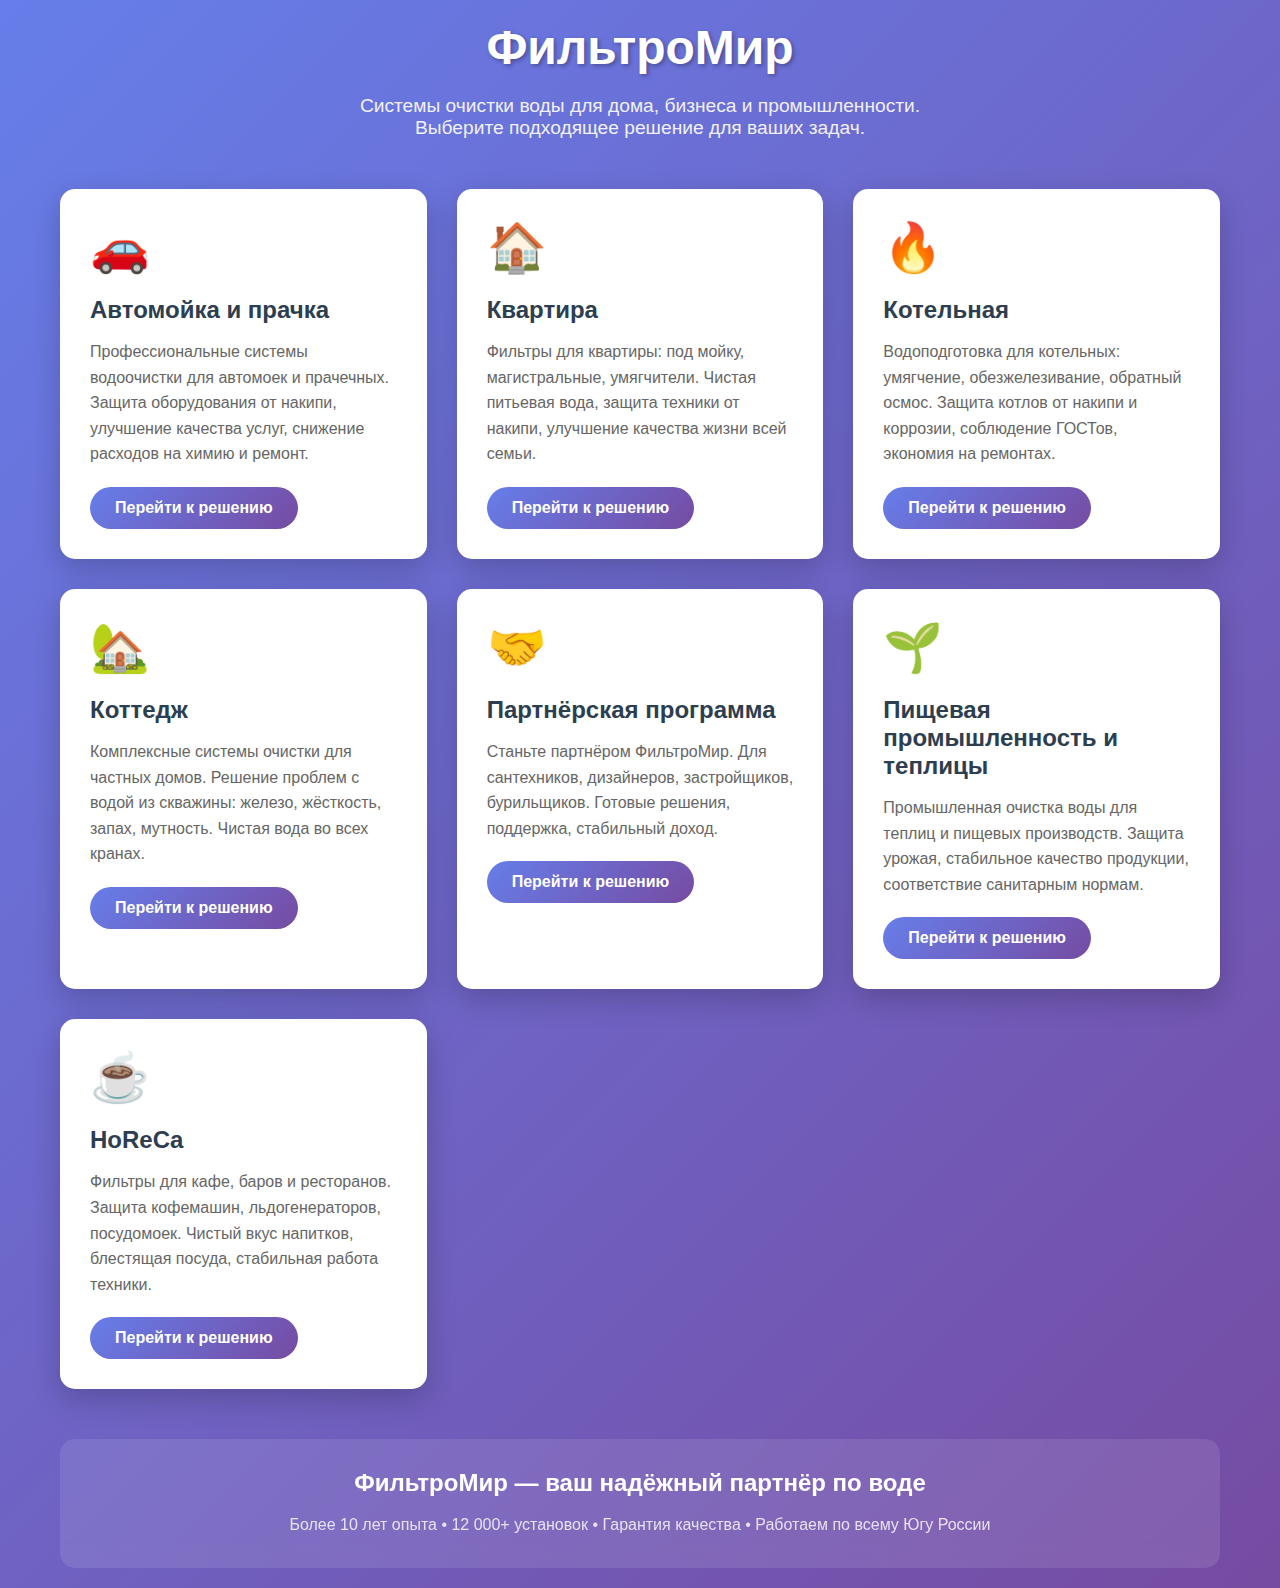
<file: index.html>
<!DOCTYPE html>
<html lang="ru">
<head>
    <meta charset="UTF-8">
    <meta name="viewport" content="width=device-width, initial-scale=1.0">
    <title>ФильтроМир — системы очистки воды</title>
    <style>
        * {
            margin: 0;
            padding: 0;
            box-sizing: border-box;
        }

        body {
            font-family: 'Segoe UI', Tahoma, Geneva, Verdana, sans-serif;
            background: linear-gradient(135deg, #667eea 0%, #764ba2 100%);
            min-height: 100vh;
            color: #333;
        }

        .container {
            max-width: 1200px;
            margin: 0 auto;
            padding: 20px;
        }

        .header {
            text-align: center;
            margin-bottom: 50px;
            color: white;
        }

        .header h1 {
            font-size: 3rem;
            margin-bottom: 20px;
            text-shadow: 2px 2px 4px rgba(0,0,0,0.3);
        }

        .header p {
            font-size: 1.2rem;
            opacity: 0.9;
            max-width: 600px;
            margin: 0 auto;
        }

        .pages-grid {
            display: grid;
            grid-template-columns: repeat(auto-fit, minmax(350px, 1fr));
            gap: 30px;
            margin-bottom: 50px;
        }

        .page-card {
            background: white;
            border-radius: 15px;
            padding: 30px;
            box-shadow: 0 10px 30px rgba(0,0,0,0.2);
            transition: transform 0.3s ease, box-shadow 0.3s ease;
            text-decoration: none;
            color: inherit;
        }

        .page-card:hover {
            transform: translateY(-10px);
            box-shadow: 0 20px 40px rgba(0,0,0,0.3);
        }

        .page-icon {
            font-size: 3rem;
            margin-bottom: 20px;
            display: block;
        }

        .page-title {
            font-size: 1.5rem;
            font-weight: bold;
            margin-bottom: 15px;
            color: #2c3e50;
        }

        .page-description {
            color: #666;
            line-height: 1.6;
            margin-bottom: 20px;
        }

        .page-link {
            display: inline-block;
            background: linear-gradient(135deg, #667eea 0%, #764ba2 100%);
            color: white;
            padding: 12px 25px;
            border-radius: 25px;
            text-decoration: none;
            font-weight: 600;
            transition: all 0.3s ease;
        }

        .page-link:hover {
            transform: scale(1.05);
            box-shadow: 0 5px 15px rgba(102, 126, 234, 0.4);
        }

        .footer {
            text-align: center;
            color: white;
            margin-top: 50px;
            padding: 30px;
            background: rgba(255,255,255,0.1);
            border-radius: 15px;
            backdrop-filter: blur(10px);
        }

        .footer h3 {
            margin-bottom: 15px;
            font-size: 1.5rem;
        }

        .footer p {
            opacity: 0.8;
            line-height: 1.6;
        }

        @media (max-width: 768px) {
            .header h1 {
                font-size: 2rem;
            }
            
            .pages-grid {
                grid-template-columns: 1fr;
                gap: 20px;
            }
            
            .page-card {
                padding: 20px;
            }
        }
    </style>
</head>
<body>
    <div class="container">
        <header class="header">
            <h1>ФильтроМир</h1>
            <p>Системы очистки воды для дома, бизнеса и промышленности. Выберите подходящее решение для ваших задач.</p>
        </header>

        <div class="pages-grid">
            <a href="Автомойка и прачка/index.html" class="page-card">
                <span class="page-icon">🚗</span>
                <h2 class="page-title">Автомойка и прачка</h2>
                <p class="page-description">
                    Профессиональные системы водоочистки для автомоек и прачечных. 
                    Защита оборудования от накипи, улучшение качества услуг, 
                    снижение расходов на химию и ремонт.
                </p>
                <span class="page-link">Перейти к решению</span>
            </a>

            <a href="квартира/index.html" class="page-card">
                <span class="page-icon">🏠</span>
                <h2 class="page-title">Квартира</h2>
                <p class="page-description">
                    Фильтры для квартиры: под мойку, магистральные, умягчители. 
                    Чистая питьевая вода, защита техники от накипи, 
                    улучшение качества жизни всей семьи.
                </p>
                <span class="page-link">Перейти к решению</span>
            </a>

            <a href="котельная/index.html" class="page-card">
                <span class="page-icon">🔥</span>
                <h2 class="page-title">Котельная</h2>
                <p class="page-description">
                    Водоподготовка для котельных: умягчение, обезжелезивание, 
                    обратный осмос. Защита котлов от накипи и коррозии, 
                    соблюдение ГОСТов, экономия на ремонтах.
                </p>
                <span class="page-link">Перейти к решению</span>
            </a>

            <a href="коттедж/index.html" class="page-card">
                <span class="page-icon">🏡</span>
                <h2 class="page-title">Коттедж</h2>
                <p class="page-description">
                    Комплексные системы очистки для частных домов. 
                    Решение проблем с водой из скважины: железо, жёсткость, 
                    запах, мутность. Чистая вода во всех кранах.
                </p>
                <span class="page-link">Перейти к решению</span>
            </a>

            <a href="партнерка/index.html" class="page-card">
                <span class="page-icon">🤝</span>
                <h2 class="page-title">Партнёрская программа</h2>
                <p class="page-description">
                    Станьте партнёром ФильтроМир. Для сантехников, дизайнеров, 
                    застройщиков, бурильщиков. Готовые решения, поддержка, 
                    стабильный доход.
                </p>
                <span class="page-link">Перейти к решению</span>
            </a>

            <a href="пища и теплицы/index.html" class="page-card">
                <span class="page-icon">🌱</span>
                <h2 class="page-title">Пищевая промышленность и теплицы</h2>
                <p class="page-description">
                    Промышленная очистка воды для теплиц и пищевых производств. 
                    Защита урожая, стабильное качество продукции, 
                    соответствие санитарным нормам.
                </p>
                <span class="page-link">Перейти к решению</span>
            </a>

            <a href="хорека/index.html" class="page-card">
                <span class="page-icon">☕</span>
                <h2 class="page-title">HoReCa</h2>
                <p class="page-description">
                    Фильтры для кафе, баров и ресторанов. Защита кофемашин, 
                    льдогенераторов, посудомоек. Чистый вкус напитков, 
                    блестящая посуда, стабильная работа техники.
                </p>
                <span class="page-link">Перейти к решению</span>
            </a>
        </div>

        <footer class="footer">
            <h3>ФильтроМир — ваш надёжный партнёр по воде</h3>
            <p>
                Более 10 лет опыта • 12 000+ установок • Гарантия качества • 
                Работаем по всему Югу России
            </p>
        </footer>
    </div>
</body>
</html>
</file>
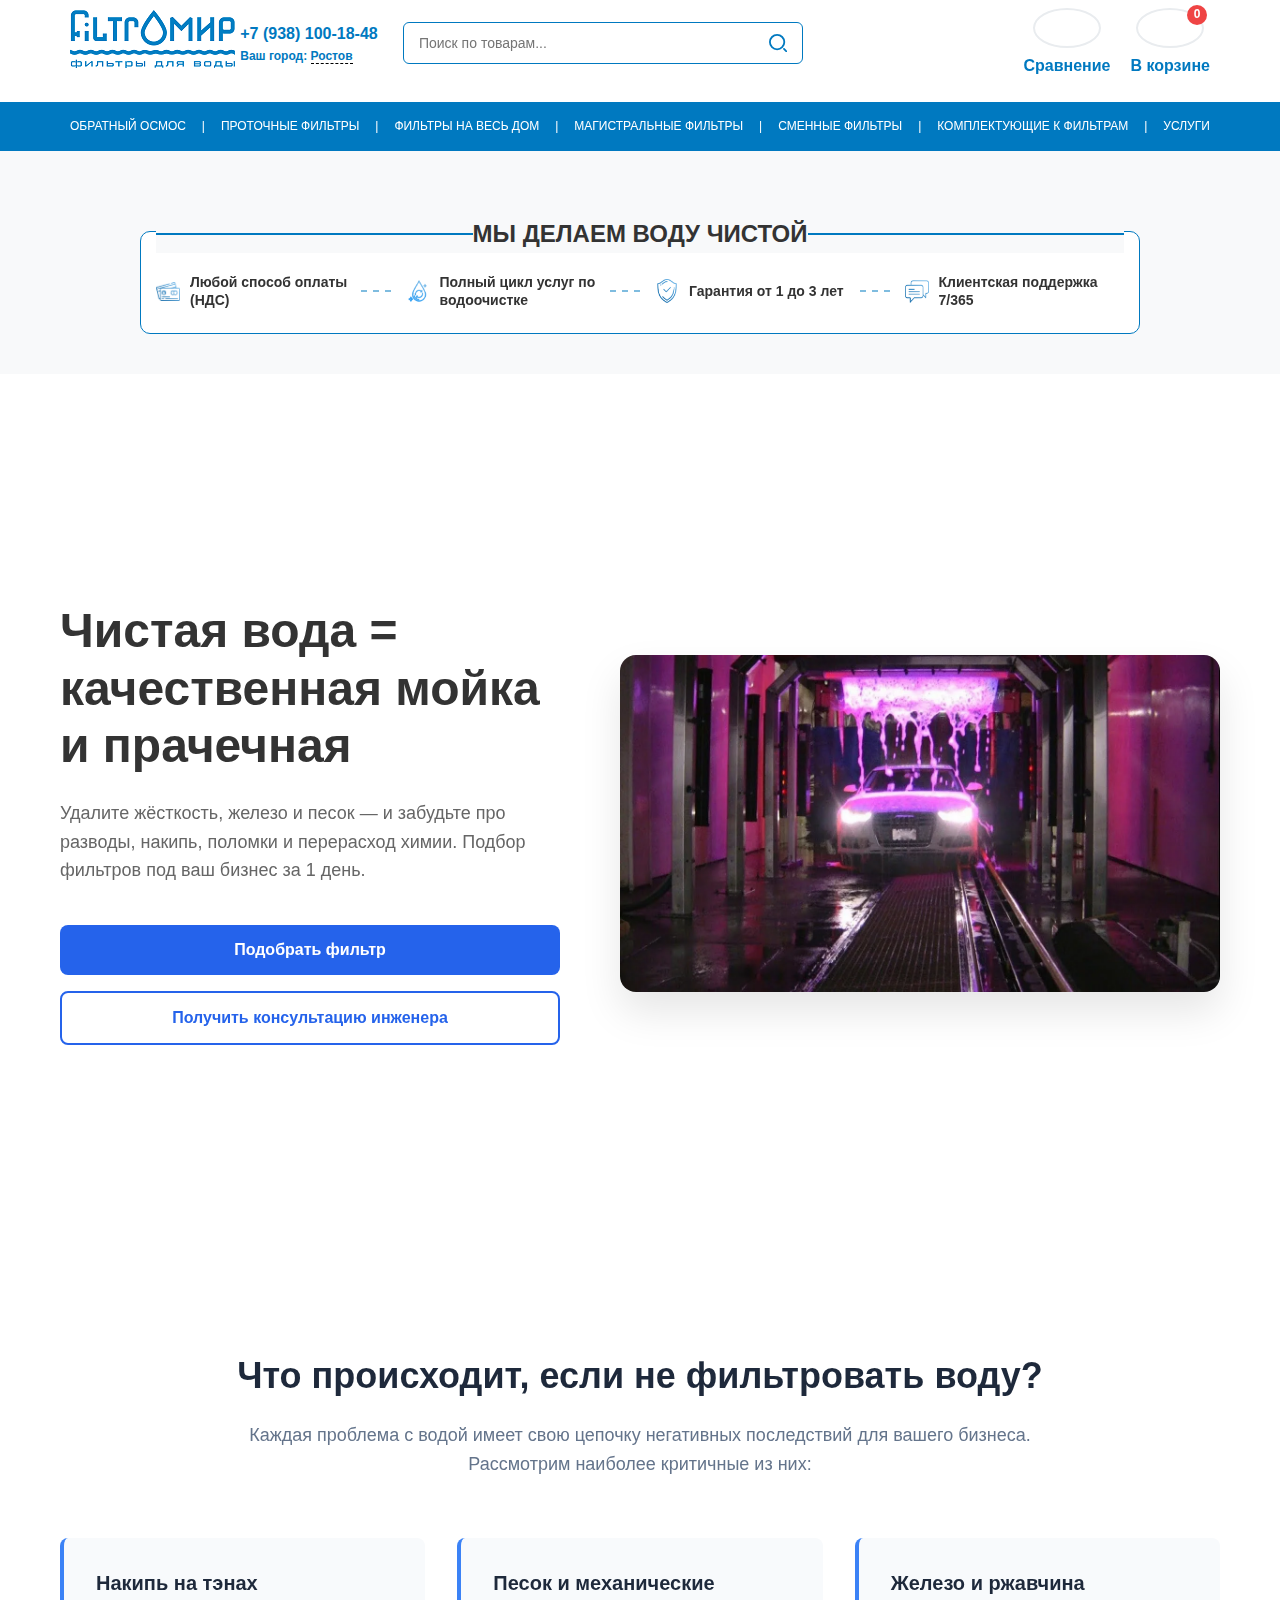
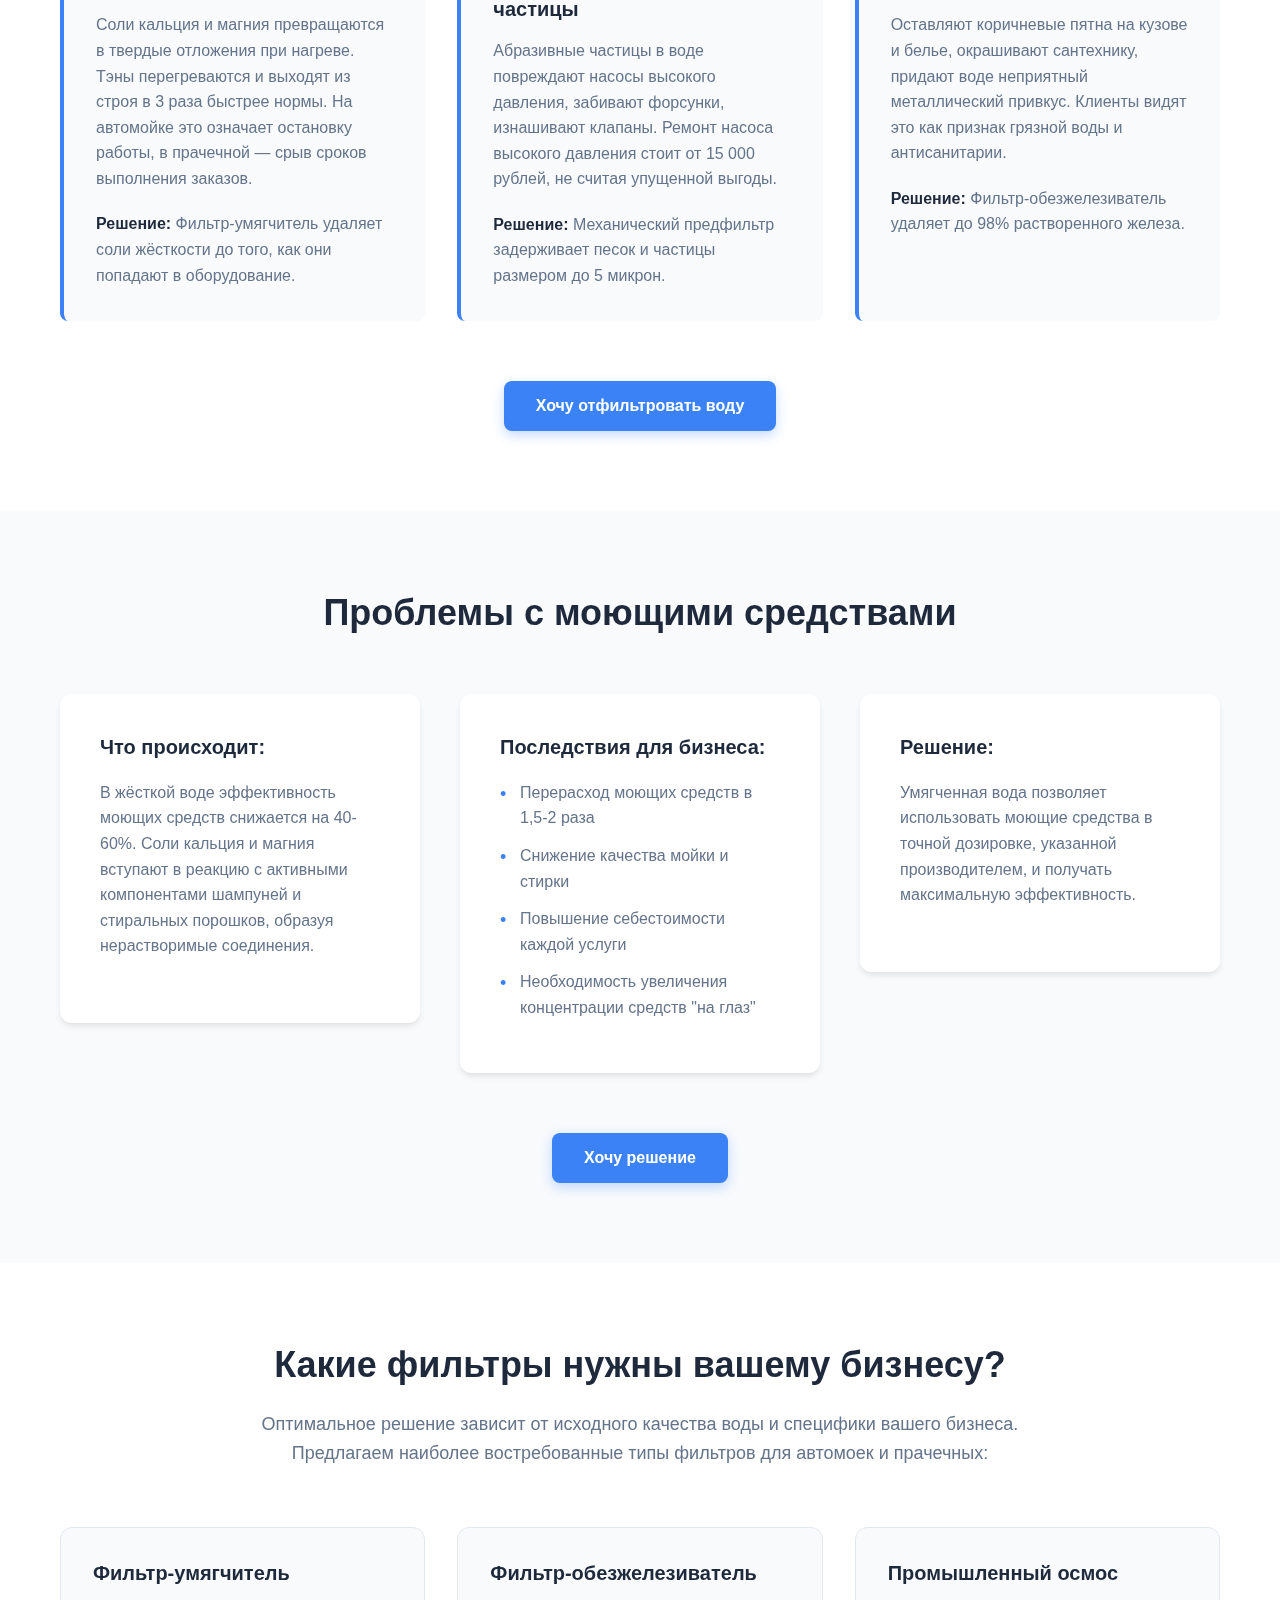
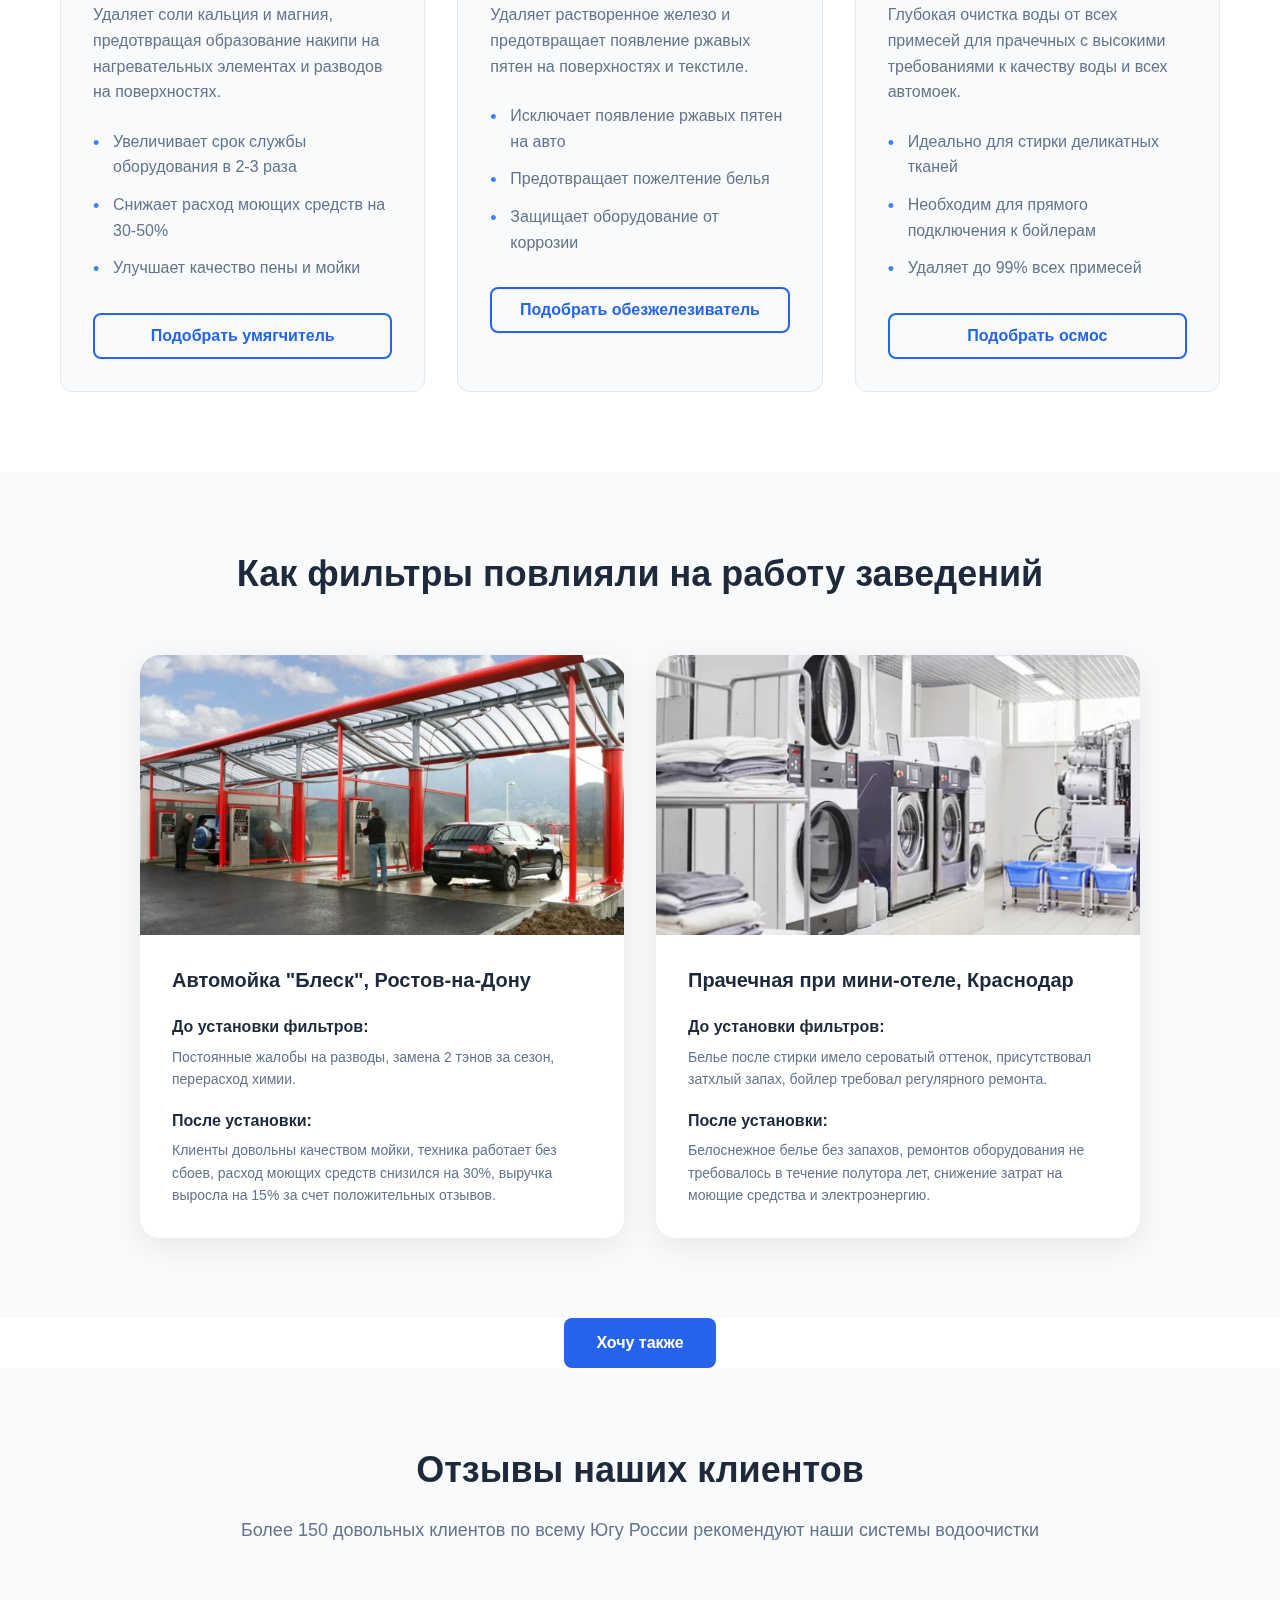
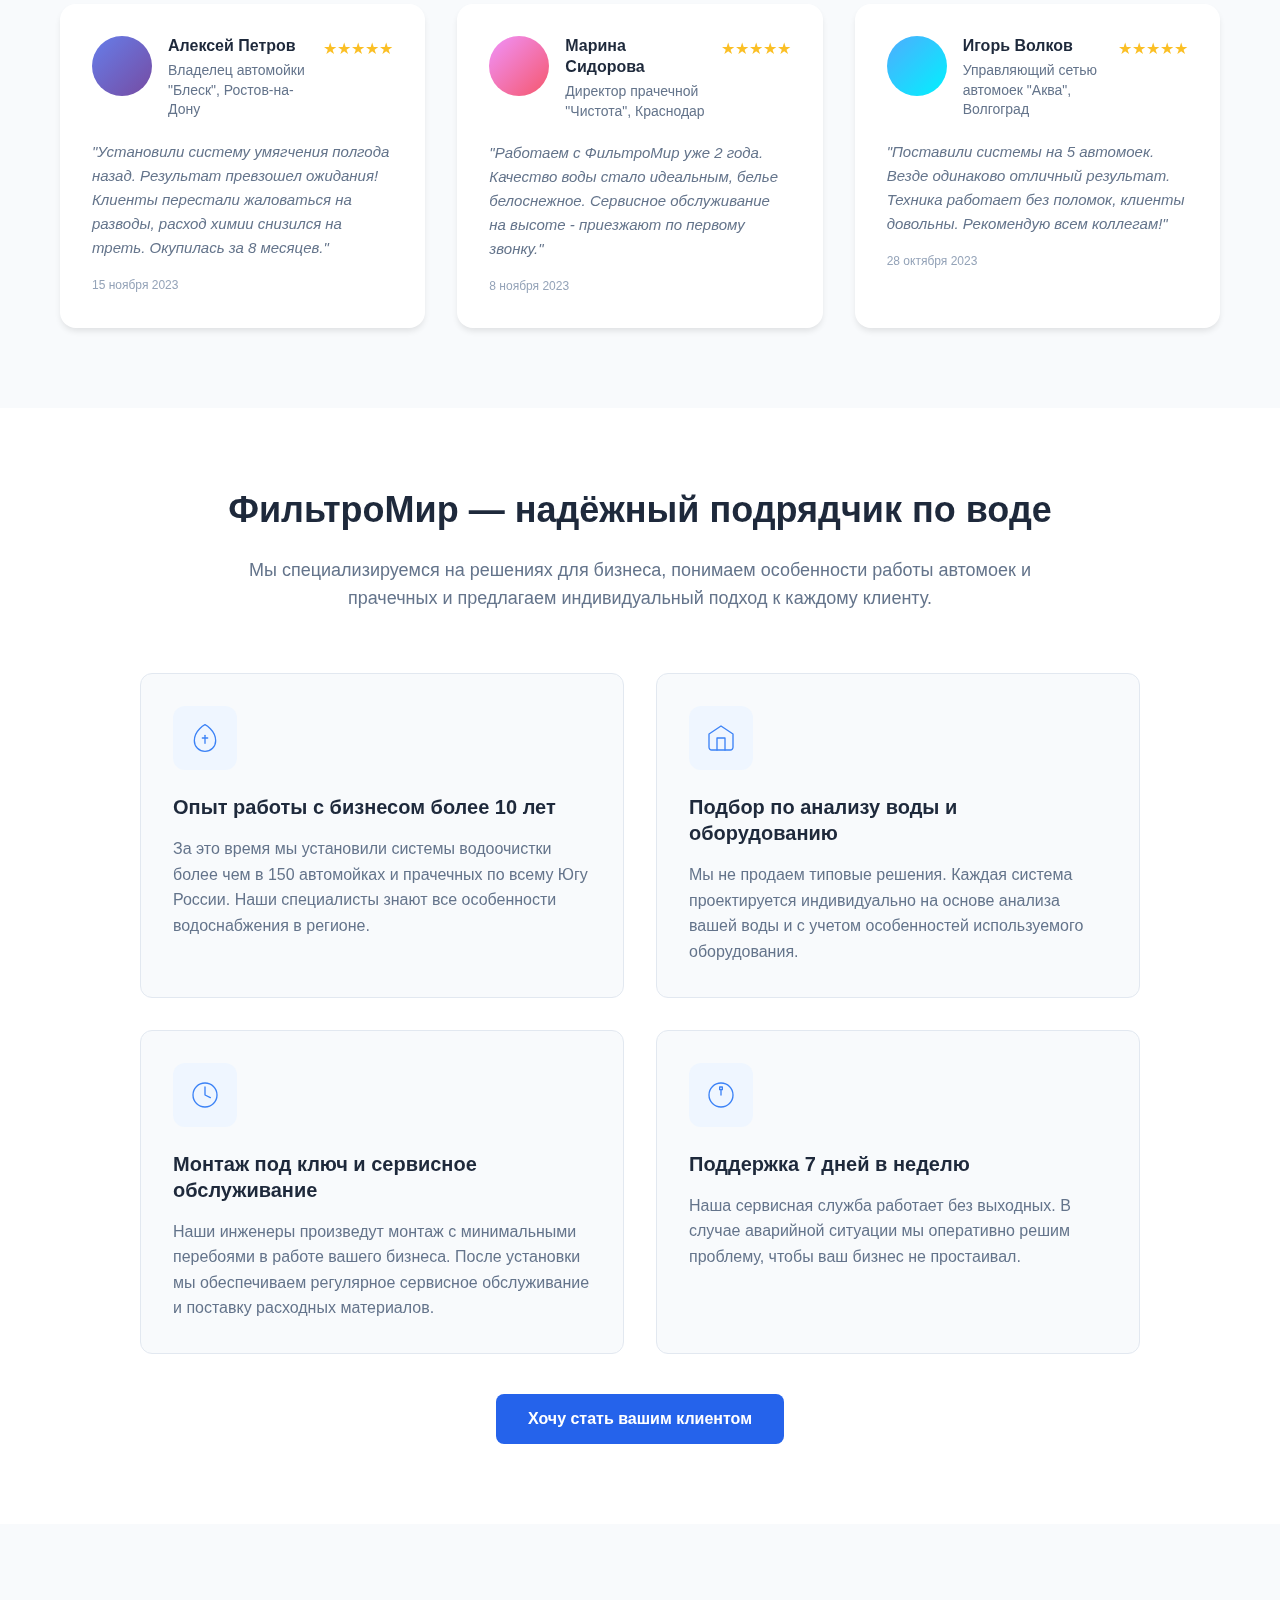
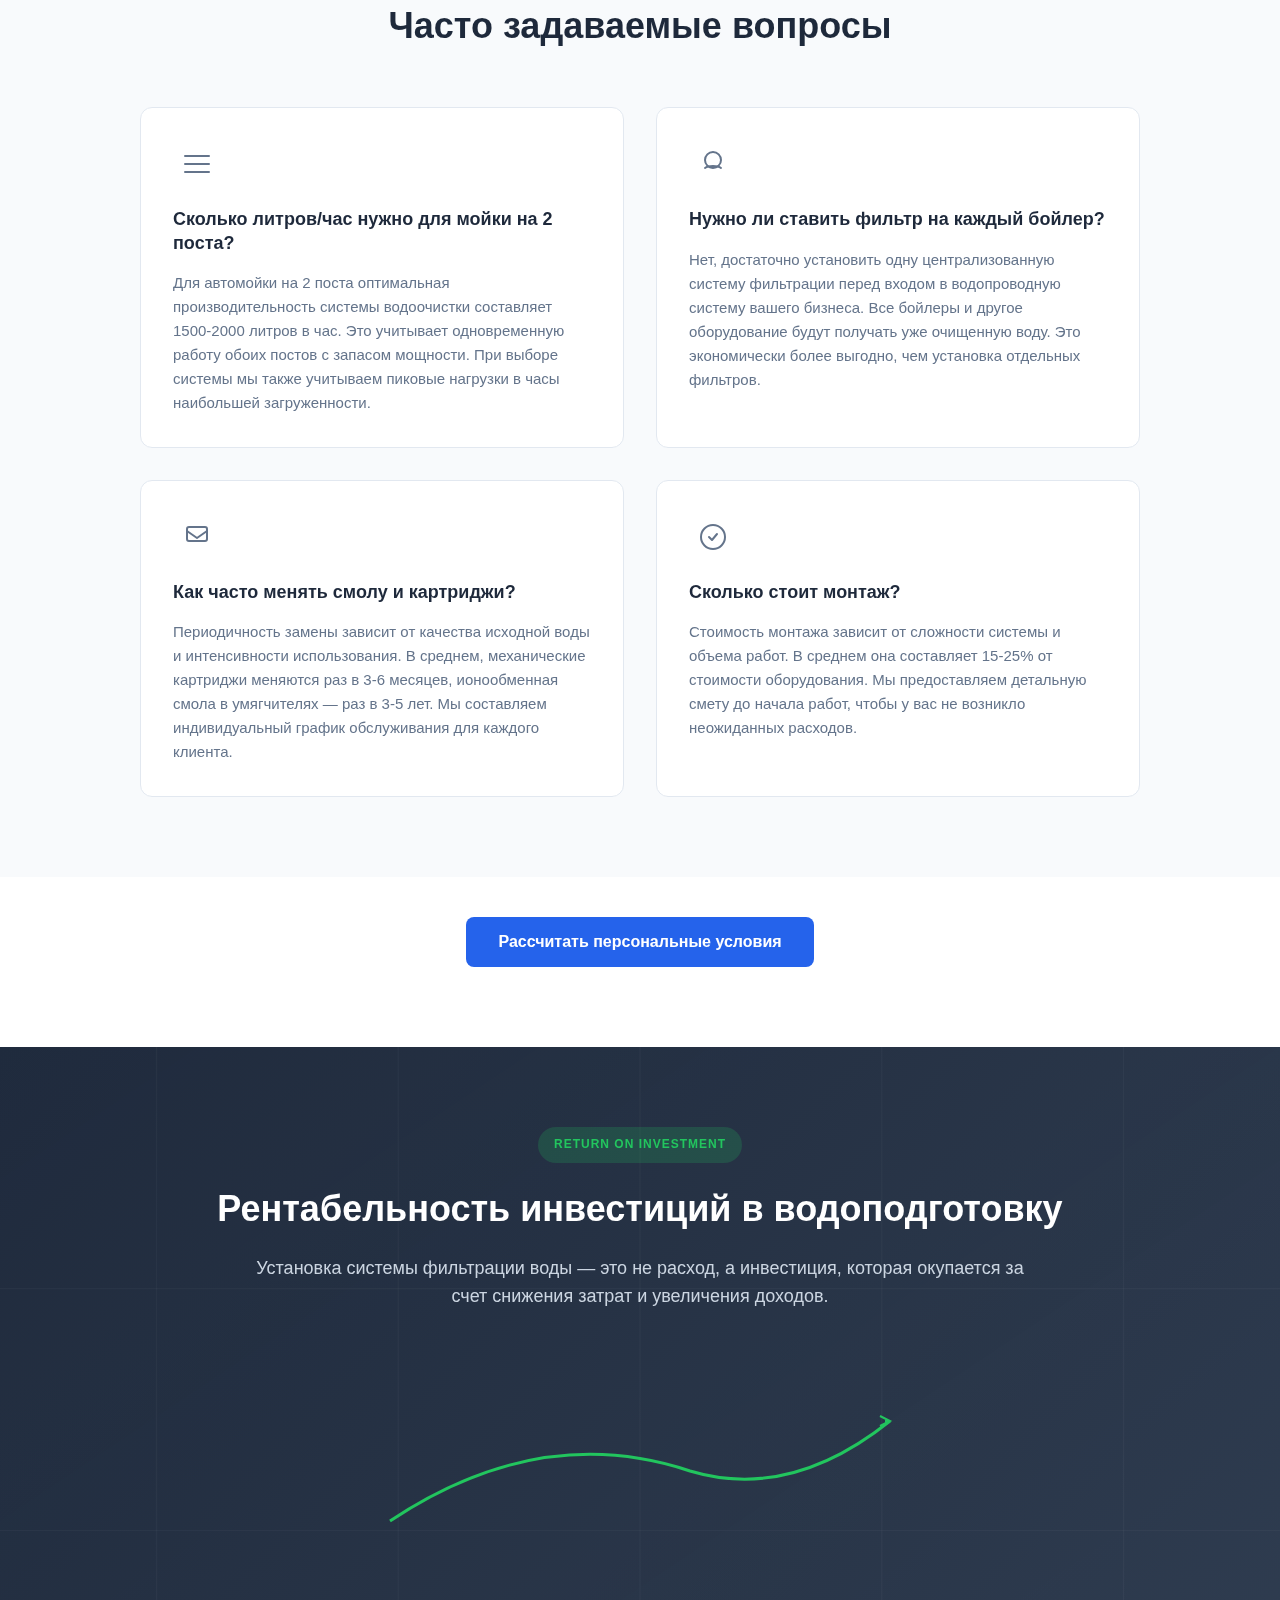
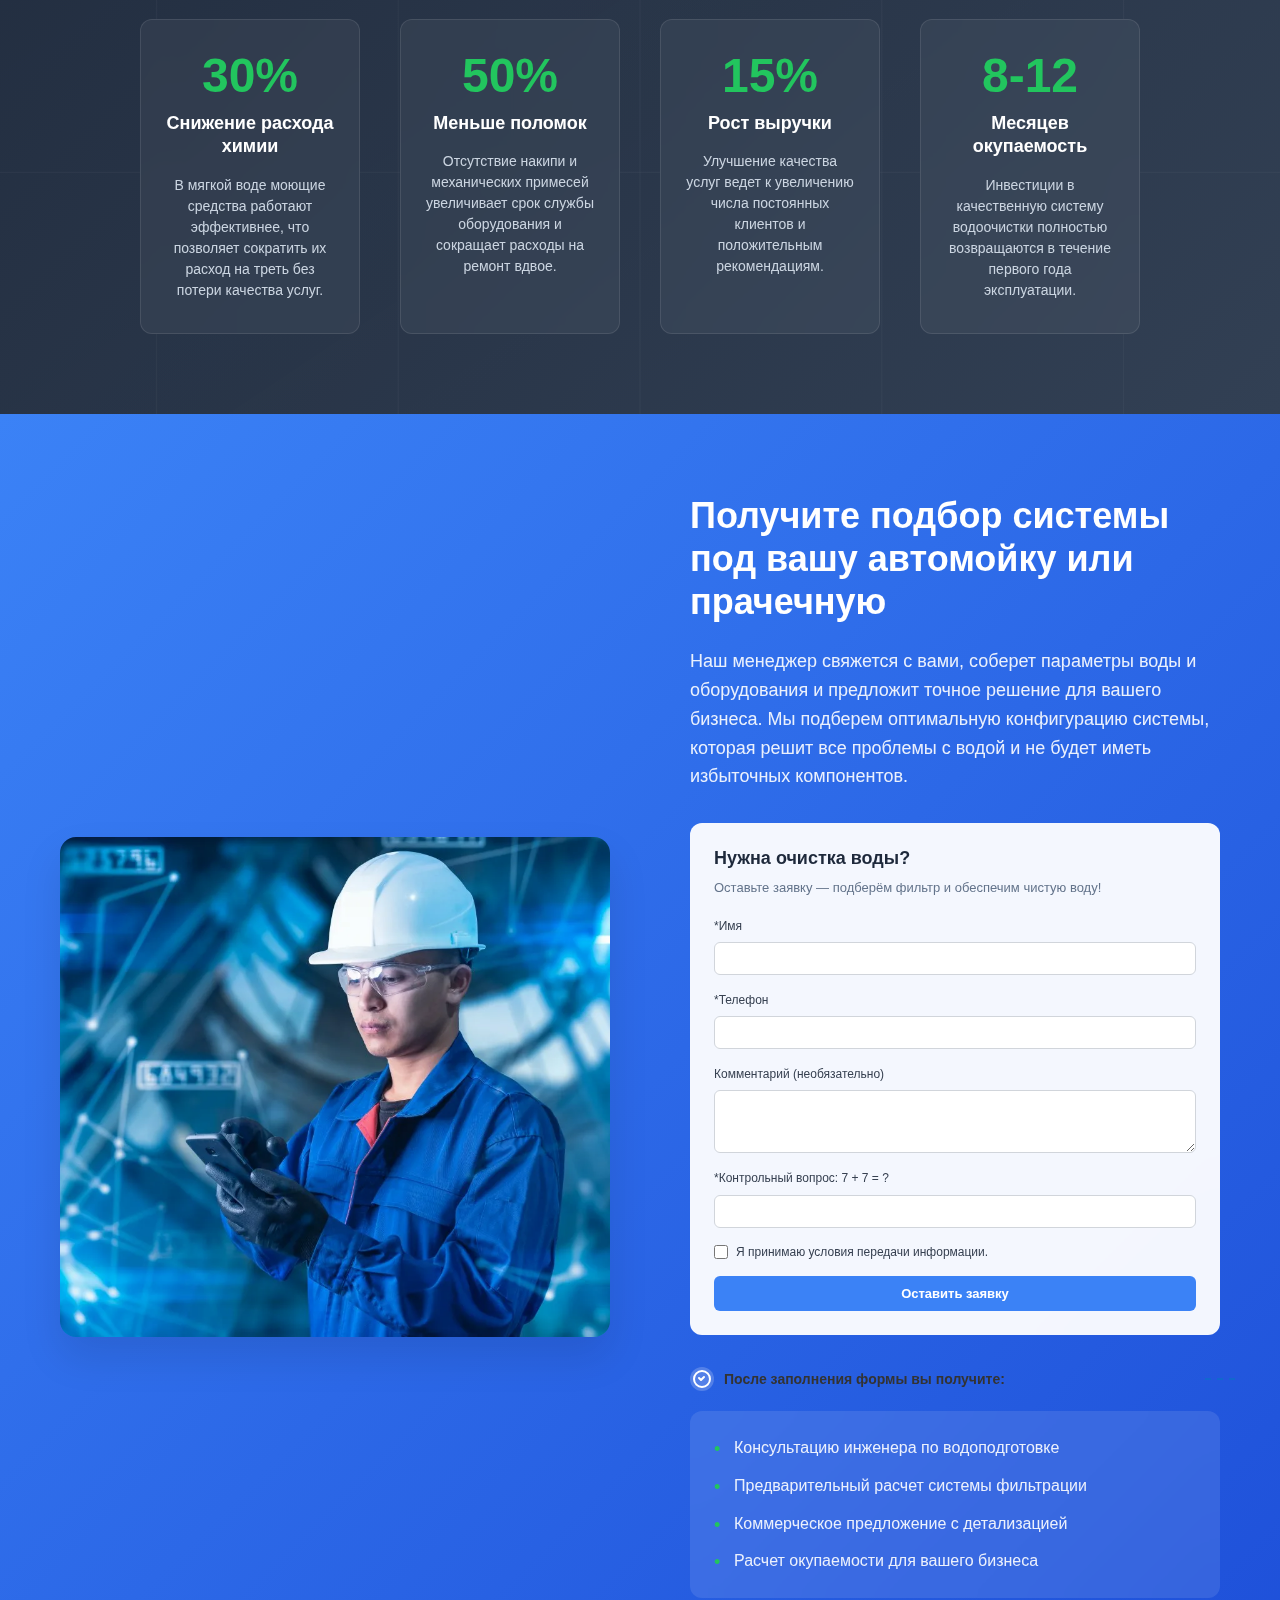
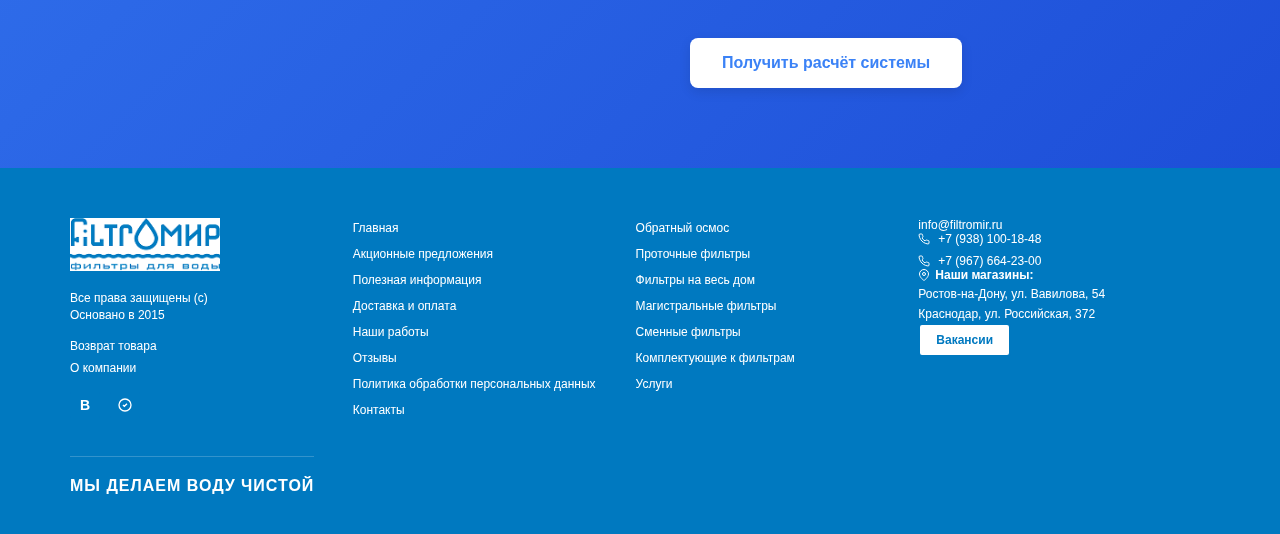
<file: Автомойка и прачка/index.html>
<!DOCTYPE html>
<html lang="ru">
<head>
    <meta charset="UTF-8">
    <meta name="viewport" content="width=device-width, initial-scale=1.0">
    <title>Чистая вода - качественная мойка и прачечная</title>
    <link rel="stylesheet" href="styles.css">
</head>
<body>
    <div class="header__bottom">
        <div class="wrapper">
            <span class="logo"><img width="165" height="59" src="img/logo.png" title="ФильтроМир - фильтры для воды" alt="Фильтры для воды в Ростове-на-Дону по самым низким ценам"></span>
            
            <div class="header__bottom_item header__bottom_phone">
                <div class="header__bottom_item-text">
                    <a href="tel:+79381001848">+7 (938) 100-18-48</a>
                    <div>
                        <a class="open_modal" style="display: inline; font-size: 12px">Ваш город: </a><a class="open_modal" href="#city__click" style="display: inline; border-bottom: 1px dashed black; font-size: 12px;">Ростов</a>
                    </div>
                </div>
            </div>
            
            <div class="header__bottom_wrap">
                <form action="/products" class="block__search" target="_top">
                    <input type="text" id="title-search-input" name="keyword" value="" placeholder="Поиск по товарам..." autocomplete="off">
                    <button type="submit">
                        <svg width="18" height="18" viewBox="0 0 20 20" fill="none">
                            <circle cx="9" cy="9" r="8" stroke="currentColor" stroke-width="2"/>
                            <path d="m21 21-4.35-4.35" stroke="currentColor" stroke-width="2" stroke-linecap="round"/>
                        </svg>
                    </button>
                </form>
            </div>
            
            <iframe src="https://yandex.ru/sprav/widget/rating-badge/23080508950?type=rating" width="150" height="50" frameborder="0" class="ya-rate"></iframe>
            
            <div class="flex compare-and-cart">
                <div class="header__bottom_item header__bottom_comparison">
                    <a href="https://filtromir.ru/compare" class="btn btn__icon">
                        <svg width="18" height="18" viewBox="0 0 24 24" fill="none" stroke="currentColor" stroke-width="2"><rect x="3" y="3" width="18" height="18" rx="2"/><path d="M9 9h6v6H9z"/><path d="M9 3v6"/><path d="M15 3v6"/></svg>
                    </a>
                    <div class="header__bottom_item-text">
                        <a href="https://filtromir.ru/compare">Сравнение</a>
                    </div>
                </div>
                
                <div class="header__bottom_item header__bottom_basket" id="cart_informer">
                    <a href="cart" class="btn btn__icon">
                        <svg width="18" height="18" viewBox="0 0 24 24" fill="none" stroke="currentColor" stroke-width="2"><circle cx="9" cy="21" r="1"/><circle cx="20" cy="21" r="1"/><path d="M1 1h4l2.68 13.39a2 2 0 0 0 2 1.61h9.72a2 2 0 0 0 2-1.61L23 6H6"/></svg>
                        <div class="quantity">0</div>
                    </a>
                    <div class="header__bottom_item-text">
                        <a href="cart">В корзине</a>
                    </div>
                </div>
            </div>
        </div>
    </div>
    
    <div class="header__menu">
        <div class="wrapper">
            <nav class="header__menu-nav">
                <a href="#" class="header__menu-link">ОБРАТНЫЙ ОСМОС</a>
                <span class="menu-separator">|</span>
                <a href="#" class="header__menu-link">ПРОТОЧНЫЕ ФИЛЬТРЫ</a>
                <span class="menu-separator">|</span>
                <a href="#" class="header__menu-link">ФИЛЬТРЫ НА ВЕСЬ ДОМ</a>
                <span class="menu-separator">|</span>
                <a href="#" class="header__menu-link">МАГИСТРАЛЬНЫЕ ФИЛЬТРЫ</a>
                <span class="menu-separator">|</span>
                <a href="#" class="header__menu-link">СМЕННЫЕ ФИЛЬТРЫ</a>
                <span class="menu-separator">|</span>
                <a href="#" class="header__menu-link">КОМПЛЕКТУЮЩИЕ К ФИЛЬТРАМ</a>
                <span class="menu-separator">|</span>
                <a href="#" class="header__menu-link">УСЛУГИ</a>
            </nav>
        </div>
    </div>
    
    <section class="benefits">
        <div class="benefits-container">
            <h2 class="benefits-title">МЫ ДЕЛАЕМ ВОДУ ЧИСТОЙ</h2>
            <div class="benefits-grid">
                <div class="benefit-item">
                    <div class="benefit-icon">
                        <img src="img/nds.png" alt="НДС" class="benefit-img">
                    </div>
                    <div class="benefit-text">Любой способ оплаты (НДС)</div>
                </div>
                
                <div class="benefit-item">
                    <div class="benefit-icon">
                        <img src="img/voda.png" alt="Вода" class="benefit-img">
                    </div>
                    <div class="benefit-text">Полный цикл услуг по водоочистке</div>
                </div>
                
                <div class="benefit-item">
                    <div class="benefit-icon">
                        <img src="img/shield.png" alt="Гарантия" class="benefit-img">
                    </div>
                    <div class="benefit-text">Гарантия от 1 до 3 лет</div>
                </div>
                
                <div class="benefit-item">
                    <div class="benefit-icon">
                        <img src="img/chat.png" alt="Поддержка" class="benefit-img">
                    </div>
                    <div class="benefit-text">Клиентская поддержка 7/365</div>
                </div>
            </div>
        </div>
    </section>

    <section class="hero">
        <div class="hero-container">
            <div class="hero-content">
                <h1 class="hero-title">Чистая вода = качественная мойка и прачечная</h1>
                <p class="hero-description">
                    Удалите жёсткость, железо и песок — и забудьте про разводы, накипь, 
                    поломки и перерасход химии. Подбор фильтров под ваш бизнес за 1 день.
                </p>
                <div class="hero-buttons">
                    <button class="btn btn-primary" onclick="scrollToConsultation()">Подобрать фильтр</button>
                    <button class="btn btn-secondary" onclick="scrollToConsultation()">Получить консультацию инженера</button>
                </div>
            </div>
            <div class="hero-image">
                <img src="img/i.webp" alt="Автомойка и прачечная" class="hero-main-image">
            </div>
        </div>
    </section>


    <section class="consequences">
        <div class="consequences-container">
            <h2 class="consequences-title">Что происходит, если не фильтровать воду?</h2>
            <p class="consequences-subtitle">
                Каждая проблема с водой имеет свою цепочку негативных последствий для вашего бизнеса. Рассмотрим наиболее критичные из них:
            </p>
            
            <div class="consequences-grid">
                <div class="consequence-card">
                    <h3 class="consequence-title">Накипь на тэнах</h3>
                    <p class="consequence-text">
                        Соли кальция и магния превращаются в твердые отложения при нагреве. Тэны перегреваются и выходят из строя в 3 раза быстрее нормы. На автомойке это означает остановку работы, в прачечной — срыв сроков выполнения заказов.
                    </p>
                    <div class="consequence-solution">
                        <strong>Решение:</strong> Фильтр-умягчитель удаляет соли жёсткости до того, как они попадают в оборудование.
                    </div>
                </div>

                <div class="consequence-card">
                    <h3 class="consequence-title">Песок и механические частицы</h3>
                    <p class="consequence-text">
                        Абразивные частицы в воде повреждают насосы высокого давления, забивают форсунки, изнашивают клапаны. Ремонт насоса высокого давления стоит от 15 000 рублей, не считая упущенной выгоды.
                    </p>
                    <div class="consequence-solution">
                        <strong>Решение:</strong> Механический предфильтр задерживает песок и частицы размером до 5 микрон.
                    </div>
                </div>

                <div class="consequence-card">
                    <h3 class="consequence-title">Железо и ржавчина</h3>
                    <p class="consequence-text">
                        Оставляют коричневые пятна на кузове и белье, окрашивают сантехнику, придают воде неприятный металлический привкус. Клиенты видят это как признак грязной воды и антисанитарии.
                    </p>
                    <div class="consequence-solution">
                        <strong>Решение:</strong> Фильтр-обезжелезиватель удаляет до 98% растворенного железа.
                    </div>
                </div>
            </div>
            
            <div class="consequences-cta">
                <button class="cta-btn" onclick="scrollToConsultation()">Хочу отфильтровать воду</button>
            </div>
        </div>
    </section>

    <section class="detergent-problems">
        <div class="detergent-problems-container">
            <h2 class="detergent-problems-title">Проблемы с моющими средствами</h2>
            
            <div class="detergent-problems-content">
                <div class="detergent-problem-column">
                    <h3 class="detergent-column-title">Что происходит:</h3>
                    <p class="detergent-column-text">
                        В жёсткой воде эффективность моющих средств снижается на 40-60%. Соли кальция и магния вступают в реакцию с активными компонентами шампуней и стиральных порошков, образуя нерастворимые соединения.
                    </p>
                </div>
                
                <div class="detergent-problem-column">
                    <h3 class="detergent-column-title">Последствия для бизнеса:</h3>
                    <ul class="detergent-consequences-list">
                        <li>Перерасход моющих средств в 1,5-2 раза</li>
                        <li>Снижение качества мойки и стирки</li>
                        <li>Повышение себестоимости каждой услуги</li>
                        <li>Необходимость увеличения концентрации средств "на глаз"</li>
                    </ul>
                </div>
                
                <div class="detergent-problem-column">
                    <h3 class="detergent-column-title">Решение:</h3>
                    <p class="detergent-column-text">
                        Умягченная вода позволяет использовать моющие средства в точной дозировке, указанной производителем, и получать максимальную эффективность.
                    </p>
                </div>
            </div>
            
            <div class="detergent-problems-cta">
                <button class="cta-btn" onclick="scrollToConsultation()">Хочу решение</button>
            </div>
        </div>
    </section>

    <section class="filters-intro">
        <div class="filters-intro-container">
            <h2 class="filters-intro-title">Какие фильтры нужны вашему бизнесу?</h2>
            <p class="filters-intro-subtitle">
                Оптимальное решение зависит от исходного качества воды и специфики вашего бизнеса. Предлагаем наиболее востребованные типы фильтров для автомоек и прачечных:
            </p>
            
            <div class="filters-grid">
                <div class="filter-card">
                    <h3 class="filter-title">Фильтр-умягчитель</h3>
                    <p class="filter-description">
                        Удаляет соли кальция и магния, предотвращая образование накипи на нагревательных элементах и разводов на поверхностях.
                    </p>
                    <ul class="filter-benefits">
                        <li>Увеличивает срок службы оборудования в 2-3 раза</li>
                        <li>Снижает расход моющих средств на 30-50%</li>
                        <li>Улучшает качество пены и мойки</li>
                    </ul>
                    <button class="filter-btn" onclick="scrollToConsultation()">Подобрать умягчитель</button>
                </div>

                <div class="filter-card">
                    <h3 class="filter-title">Фильтр-обезжелезиватель</h3>
                    <p class="filter-description">
                        Удаляет растворенное железо и предотвращает появление ржавых пятен на поверхностях и текстиле.
                    </p>
                    <ul class="filter-benefits">
                        <li>Исключает появление ржавых пятен на авто</li>
                        <li>Предотвращает пожелтение белья</li>
                        <li>Защищает оборудование от коррозии</li>
                    </ul>
                    <button class="filter-btn" onclick="scrollToConsultation()">Подобрать обезжелезиватель</button>
                </div>

                <div class="filter-card">
                    <h3 class="filter-title">Промышленный осмос</h3>
                    <p class="filter-description">
                        Глубокая очистка воды от всех примесей для прачечных с высокими требованиями к качеству воды и всех автомоек.
                    </p>
                    <ul class="filter-benefits">
                        <li>Идеально для стирки деликатных тканей</li>
                        <li>Необходим для прямого подключения к бойлерам</li>
                        <li>Удаляет до 99% всех примесей</li>
                    </ul>
                    <button class="filter-btn" onclick="scrollToConsultation()">Подобрать осмос</button>
                </div>
            </div>
        </div>
    </section>

    <section class="cases">
        <div class="cases-container">
            <h2 class="cases-title">Как фильтры повлияли на работу заведений</h2>
            
            <div class="cases-grid">
                <div class="case-card">
                    <div class="case-image">
                        <img src="img/автомойка).webp" alt="Автомойка 'Блеск', Ростов-на-Дону" class="case-real-image">
                    </div>
                    <div class="case-content">
                        <h3 class="case-title">Автомойка "Блеск", Ростов-на-Дону</h3>
                        
                        <div class="case-section">
                            <h4 class="case-section-title">До установки фильтров:</h4>
                            <p class="case-text">Постоянные жалобы на разводы, замена 2 тэнов за сезон, перерасход химии.</p>
                        </div>
                        
                        <div class="case-section">
                            <h4 class="case-section-title">После установки:</h4>
                            <p class="case-text">Клиенты довольны качеством мойки, техника работает без сбоев, расход моющих средств снизился на 30%, выручка выросла на 15% за счет положительных отзывов.</p>
                        </div>
                    </div>
                </div>

                <div class="case-card">
                    <div class="case-image">
                        <img src="img/прачечная.webp" alt="Прачечная при мини-отеле, Краснодар" class="case-real-image">
                    </div>
                    <div class="case-content">
                        <h3 class="case-title">Прачечная при мини-отеле, Краснодар</h3>
                        
                        <div class="case-section">
                            <h4 class="case-section-title">До установки фильтров:</h4>
                            <p class="case-text">Белье после стирки имело сероватый оттенок, присутствовал затхлый запах, бойлер требовал регулярного ремонта.</p>
                        </div>
                        
                        <div class="case-section">
                            <h4 class="case-section-title">После установки:</h4>
                            <p class="case-text">Белоснежное белье без запахов, ремонтов оборудования не требовалось в течение полутора лет, снижение затрат на моющие средства и электроэнергию.</p>
                        </div>
                    </div>
                </div>
            </div>
        </div>
    </section>

    <section class="cases-cta">
        <div class="cases-cta-container" style="text-align: center;">
            <button class="btn btn-primary cases-cta-btn" onclick="scrollToConsultation()">Хочу также</button>
        </div>
    </section>

    <section class="reviews">
        <div class="reviews-container">
            <h2 class="reviews-title">Отзывы наших клиентов</h2>
            <p class="reviews-subtitle">
                Более 150 довольных клиентов по всему Югу России рекомендуют наши системы водоочистки
            </p>
            
            <div class="reviews-grid">
                <div class="review-card">
                    <div class="review-header">
                        <div class="review-avatar">
                            <div class="avatar-bg avatar-1"></div>
                        </div>
                        <div class="review-info">
                            <h3 class="review-name">Алексей Петров</h3>
                            <p class="review-position">Владелец автомойки "Блеск", Ростов-на-Дону</p>
                        </div>
                        <div class="review-rating">
                            <span class="stars">★★★★★</span>
                        </div>
                    </div>
                    <p class="review-text">
                        "Установили систему умягчения полгода назад. Результат превзошел ожидания! Клиенты перестали жаловаться на разводы, расход химии снизился на треть. Окупилась за 8 месяцев."
                    </p>
                    <div class="review-date">15 ноября 2023</div>
                </div>

                <div class="review-card">
                    <div class="review-header">
                        <div class="review-avatar">
                            <div class="avatar-bg avatar-2"></div>
                        </div>
                        <div class="review-info">
                            <h3 class="review-name">Марина Сидорова</h3>
                            <p class="review-position">Директор прачечной "Чистота", Краснодар</p>
                        </div>
                        <div class="review-rating">
                            <span class="stars">★★★★★</span>
                        </div>
                    </div>
                    <p class="review-text">
                        "Работаем с ФильтроМир уже 2 года. Качество воды стало идеальным, белье белоснежное. Сервисное обслуживание на высоте - приезжают по первому звонку."
                    </p>
                    <div class="review-date">8 ноября 2023</div>
                </div>

                <div class="review-card">
                    <div class="review-header">
                        <div class="review-avatar">
                            <div class="avatar-bg avatar-3"></div>
                        </div>
                        <div class="review-info">
                            <h3 class="review-name">Игорь Волков</h3>
                            <p class="review-position">Управляющий сетью автомоек "Аква", Волгоград</p>
                        </div>
                        <div class="review-rating">
                            <span class="stars">★★★★★</span>
                        </div>
                    </div>
                    <p class="review-text">
                        "Поставили системы на 5 автомоек. Везде одинаково отличный результат. Техника работает без поломок, клиенты довольны. Рекомендую всем коллегам!"
                    </p>
                    <div class="review-date">28 октября 2023</div>
                </div>
            </div>
        </div>
    </section>

    <section class="about-company">
        <div class="about-company-container">
            <h2 class="about-company-title">ФильтроМир — надёжный подрядчик по воде</h2>
            <p class="about-company-subtitle">
                Мы специализируемся на решениях для бизнеса, понимаем особенности работы автомоек и прачечных и предлагаем индивидуальный подход к каждому клиенту.
            </p>
            
            <div class="about-advantages-grid">
                <div class="advantage-card">
                    <div class="advantage-icon">
                        <svg width="48" height="48" viewBox="0 0 48 48" fill="none">
                            <path d="M24 4C24 4 8 12 8 28C8 36.837 15.163 44 24 44C32.837 44 40 36.837 40 28C40 12 24 4 24 4Z" stroke="#3B82F6" stroke-width="2" stroke-linecap="round" stroke-linejoin="round"/>
                            <path d="M24 20V32" stroke="#3B82F6" stroke-width="2" stroke-linecap="round"/>
                            <path d="M20 24H28" stroke="#3B82F6" stroke-width="2" stroke-linecap="round"/>
                        </svg>
                    </div>
                    <h3 class="advantage-title">Опыт работы с бизнесом более 10 лет</h3>
                    <p class="advantage-text">
                        За это время мы установили системы водоочистки более чем в 150 автомойках и прачечных по всему Югу России. Наши специалисты знают все особенности водоснабжения в регионе.
                    </p>
                </div>

                <div class="advantage-card">
                    <div class="advantage-icon">
                        <svg width="48" height="48" viewBox="0 0 48 48" fill="none">
                            <path d="M6 18L24 6L42 18V38C42 39.0609 41.5786 40.0783 40.8284 40.8284C40.0783 41.5786 39.0609 42 38 42H10C8.93913 42 7.92172 41.5786 7.17157 40.8284C6.42143 40.0783 6 39.0609 6 38V18Z" stroke="#3B82F6" stroke-width="2" stroke-linecap="round" stroke-linejoin="round"/>
                            <path d="M18 42V24H30V42" stroke="#3B82F6" stroke-width="2" stroke-linecap="round" stroke-linejoin="round"/>
                        </svg>
                    </div>
                    <h3 class="advantage-title">Подбор по анализу воды и оборудованию</h3>
                    <p class="advantage-text">
                        Мы не продаем типовые решения. Каждая система проектируется индивидуально на основе анализа вашей воды и с учетом особенностей используемого оборудования.
                    </p>
                </div>

                <div class="advantage-card">
                    <div class="advantage-icon">
                        <svg width="48" height="48" viewBox="0 0 48 48" fill="none">
                            <circle cx="24" cy="24" r="18" stroke="#3B82F6" stroke-width="2"/>
                            <path d="M24 12V24L32 28" stroke="#3B82F6" stroke-width="2" stroke-linecap="round" stroke-linejoin="round"/>
                        </svg>
                    </div>
                    <h3 class="advantage-title">Монтаж под ключ и сервисное обслуживание</h3>
                    <p class="advantage-text">
                        Наши инженеры произведут монтаж с минимальными перебоями в работе вашего бизнеса. После установки мы обеспечиваем регулярное сервисное обслуживание и поставку расходных материалов.
                    </p>
                </div>

                <div class="advantage-card">
                    <div class="advantage-icon">
                        <svg width="48" height="48" viewBox="0 0 48 48" fill="none">
                            <path d="M22 12H26V16H22V12Z" stroke="#3B82F6" stroke-width="2" stroke-linecap="round" stroke-linejoin="round"/>
                            <path d="M24 16V24" stroke="#3B82F6" stroke-width="2" stroke-linecap="round" stroke-linejoin="round"/>
                            <circle cx="24" cy="24" r="18" stroke="#3B82F6" stroke-width="2"/>
                        </svg>
                    </div>
                    <h3 class="advantage-title">Поддержка 7 дней в неделю</h3>
                    <p class="advantage-text">
                        Наша сервисная служба работает без выходных. В случае аварийной ситуации мы оперативно решим проблему, чтобы ваш бизнес не простаивал.
                    </p>
                </div>
            </div>
            
            <div class="about-company-cta" style="text-align: center; margin-top: 40px;">
                <button class="btn btn-primary" onclick="scrollToConsultation()">Хочу стать вашим клиентом</button>
            </div>
        </div>
    </section>

    <section class="faq">
        <div class="faq-container">
            <h2 class="faq-title">Часто задаваемые вопросы</h2>
            
            <div class="faq-grid">
                <div class="faq-card">
                    <div class="faq-icon">
                        <svg width="32" height="32" viewBox="0 0 32 32" fill="none">
                            <path d="M4 8H28" stroke="#64748b" stroke-width="2" stroke-linecap="round"/>
                            <path d="M4 16H28" stroke="#64748b" stroke-width="2" stroke-linecap="round"/>
                            <path d="M4 24H28" stroke="#64748b" stroke-width="2" stroke-linecap="round"/>
                        </svg>
                    </div>
                    <h3 class="faq-question">Сколько литров/час нужно для мойки на 2 поста?</h3>
                    <p class="faq-answer">
                        Для автомойки на 2 поста оптимальная производительность системы водоочистки составляет 1500-2000 литров в час. Это учитывает одновременную работу обоих постов с запасом мощности. При выборе системы мы также учитываем пиковые нагрузки в часы наибольшей загруженности.
                    </p>
                </div>

                <div class="faq-card">
                    <div class="faq-icon">
                        <svg width="32" height="32" viewBox="0 0 32 32" fill="none">
                            <circle cx="16" cy="12" r="8" stroke="#64748b" stroke-width="2"/>
                            <path d="M8 20C8 20 10.5 18 16 18C21.5 18 24 20 24 20" stroke="#64748b" stroke-width="2" stroke-linecap="round"/>
                        </svg>
                    </div>
                    <h3 class="faq-question">Нужно ли ставить фильтр на каждый бойлер?</h3>
                    <p class="faq-answer">
                        Нет, достаточно установить одну централизованную систему фильтрации перед входом в водопроводную систему вашего бизнеса. Все бойлеры и другое оборудование будут получать уже очищенную воду. Это экономически более выгодно, чем установка отдельных фильтров.
                    </p>
                </div>

                <div class="faq-card">
                    <div class="faq-icon">
                        <svg width="32" height="32" viewBox="0 0 32 32" fill="none">
                            <rect x="6" y="6" width="20" height="14" rx="2" stroke="#64748b" stroke-width="2"/>
                            <path d="M26 10L16 17L6 10" stroke="#64748b" stroke-width="2" stroke-linecap="round" stroke-linejoin="round"/>
                        </svg>
                    </div>
                    <h3 class="faq-question">Как часто менять смолу и картриджи?</h3>
                    <p class="faq-answer">
                        Периодичность замены зависит от качества исходной воды и интенсивности использования. В среднем, механические картриджи меняются раз в 3-6 месяцев, ионообменная смола в умягчителях — раз в 3-5 лет. Мы составляем индивидуальный график обслуживания для каждого клиента.
                    </p>
                </div>

                <div class="faq-card">
                    <div class="faq-icon">
                        <svg width="32" height="32" viewBox="0 0 32 32" fill="none">
                            <circle cx="16" cy="16" r="12" stroke="#64748b" stroke-width="2"/>
                            <path d="M12 16L15 19L20 13" stroke="#64748b" stroke-width="2" stroke-linecap="round" stroke-linejoin="round"/>
                        </svg>
                    </div>
                    <h3 class="faq-question">Сколько стоит монтаж?</h3>
                    <p class="faq-answer">
                        Стоимость монтажа зависит от сложности системы и объема работ. В среднем она составляет 15-25% от стоимости оборудования. Мы предоставляем детальную смету до начала работ, чтобы у вас не возникло неожиданных расходов.
                    </p>
                </div>
            </div>
        </div>
    </section>

    <section class="faq-cta">
        <div class="faq-cta-container" style="text-align: center; margin-top: 40px; margin-bottom: 80px;">
            <button class="btn btn-primary" onclick="scrollToConsultation()">Рассчитать персональные условия</button>
        </div>
    </section>

    <section class="roi">
        <div class="roi-container">
            <div class="roi-header">
                <div class="roi-badge">RETURN ON INVESTMENT</div>
                <h2 class="roi-title">Рентабельность инвестиций в водоподготовку</h2>
                <p class="roi-subtitle">
                    Установка системы фильтрации воды — это не расход, а инвестиция, которая окупается за счет снижения затрат и увеличения доходов.
                </p>
            </div>
            
            <div class="roi-chart">
                <div class="roi-arrow">
                    <svg width="600" height="200" viewBox="0 0 600 200" fill="none">
                        <path d="M50 150 Q200 50 350 100 Q450 130 550 50" stroke="#22c55e" stroke-width="3" fill="none"/>
                        <path d="M540 45 L550 50 L540 55 M550 50 L545 50" stroke="#22c55e" stroke-width="2" fill="none"/>
                    </svg>
                </div>
                
                <div class="roi-stats">
                    <div class="roi-stat">
                        <div class="roi-number">30%</div>
                        <div class="roi-label">Снижение расхода химии</div>
                        <div class="roi-description">
                            В мягкой воде моющие средства работают эффективнее, что позволяет сократить их расход на треть без потери качества услуг.
                        </div>
                    </div>
                    
                    <div class="roi-stat">
                        <div class="roi-number">50%</div>
                        <div class="roi-label">Меньше поломок</div>
                        <div class="roi-description">
                            Отсутствие накипи и механических примесей увеличивает срок службы оборудования и сокращает расходы на ремонт вдвое.
                        </div>
                    </div>
                    
                    <div class="roi-stat">
                        <div class="roi-number">15%</div>
                        <div class="roi-label">Рост выручки</div>
                        <div class="roi-description">
                            Улучшение качества услуг ведет к увеличению числа постоянных клиентов и положительным рекомендациям.
                        </div>
                    </div>
                    
                    <div class="roi-stat">
                        <div class="roi-number">8-12</div>
                        <div class="roi-label">Месяцев окупаемость</div>
                        <div class="roi-description">
                            Инвестиции в качественную систему водоочистки полностью возвращаются в течение первого года эксплуатации.
                        </div>
                    </div>
                </div>
            </div>
        </div>
    </section>

    <section class="consultation">
        <div class="consultation-container">
            <div class="consultation-content">
                <div class="consultation-image">
                    <img src="img/инженер.webp" alt="Инженер по водоподготовке" class="engineer-real-image">
                </div>
                
                <div class="consultation-info">
                    <h2 class="consultation-title">Получите подбор системы под вашу автомойку или прачечную</h2>
                    <p class="consultation-description">
                        Наш менеджер свяжется с вами, соберет параметры воды и оборудования и предложит точное решение для вашего бизнеса. Мы подберем оптимальную конфигурацию системы, которая решит все проблемы с водой и не будет иметь избыточных компонентов.
                    </p>
                    
                    <div class="consultation-form-card">
                        <h3 class="consultation-form-title">Нужна очистка воды?</h3>
                        <p class="consultation-form-subtitle">Оставьте заявку — подберём фильтр и обеспечим чистую воду!</p>
                        
                        <form class="consultation-form">
                            <div class="form-group">
                                <label for="name" class="form-label">*Имя</label>
                                <input type="text" id="name" name="name" class="form-input" required>
                            </div>
                            
                            <div class="form-group">
                                <label for="phone" class="form-label">*Телефон</label>
                                <input type="tel" id="phone" name="phone" class="form-input" required>
                            </div>
                            
                            <div class="form-group">
                                <label for="comment" class="form-label">Комментарий (необязательно)</label>
                                <textarea id="comment" name="comment" class="form-textarea" rows="3"></textarea>
                            </div>
                            
                            <div class="form-group">
                                <label for="captcha" class="form-label">*Контрольный вопрос: 7 + 7 = ?</label>
                                <input type="text" id="captcha" name="captcha" class="form-input" required>
                            </div>
                            
                            <div class="form-group">
                                <label class="form-checkbox">
                                    <input type="checkbox" name="agreement" required>
                                    <span class="checkbox-text">Я принимаю условия передачи информации.</span>
                                </label>
                            </div>
                            
                            <button type="submit" class="form-submit-btn">Оставить заявку</button>
                        </form>
                    </div>
                    
                    <div class="consultation-benefits">
                        <div class="benefit-item">
                            <div class="benefit-icon">
                                <svg width="20" height="20" viewBox="0 0 20 20" fill="none">
                                    <circle cx="10" cy="10" r="8" stroke="currentColor" stroke-width="2"/>
                                    <path d="M12 8L9 11L7 9" stroke="currentColor" stroke-width="2" stroke-linecap="round" stroke-linejoin="round"/>
                                </svg>
                            </div>
                            <span class="benefit-text">После заполнения формы вы получите:</span>
                        </div>
                        
                        <ul class="benefits-list">
                            <li>Консультацию инженера по водоподготовке</li>
                            <li>Предварительный расчет системы фильтрации</li>
                            <li>Коммерческое предложение с детализацией</li>
                            <li>Расчет окупаемости для вашего бизнеса</li>
                        </ul>
                    </div>
                    
                    <button class="consultation-btn">Получить расчёт системы</button>
                </div>
            </div>
        </div>
    </section>

    <footer class="footer">
        <div class="footer-container">
            <div class="footer-content">
                <div class="footer-left">
                    <div class="footer-logo">
                        <img src="img/logo.png" alt="ФильтроМир" class="footer-logo-img">
                    </div>
                    <div class="footer-copyright">
                        <p>Все права защищены (с)</p>
                        <p>Основано в 2015</p>
                    </div>
                    <div class="footer-links-left">
                        <a href="#">Возврат товара</a>
                        <a href="#">О компании</a>
                    </div>
                    <div class="footer-social">
                        <a href="#" class="social-icon vk-icon">B</a>
                        <a href="#" class="social-icon telegram-icon"><svg width="16" height="16" viewBox="0 0 24 24" fill="none" stroke="currentColor" stroke-width="2"><path d="M9 12l2 2 4-4"/><path d="M21 12c0 4.97-4.03 9-9 9s-9-4.03-9-9 4.03-9 9-9 9 4.03 9 9z"/></svg></a>
                    </div>
                </div>
                
                <div class="footer-middle-left">
                    <ul class="footer-nav-links">
                        <li><a href="#">Главная</a></li>
                        <li><a href="#">Акционные предложения</a></li>
                        <li><a href="#">Полезная информация</a></li>
                        <li><a href="#">Доставка и оплата</a></li>
                        <li><a href="#">Наши работы</a></li>
                        <li><a href="#">Отзывы</a></li>
                        <li><a href="#">Политика обработки персональных данных</a></li>
                        <li><a href="#">Контакты</a></li>
                    </ul>
                </div>
                
                <div class="footer-middle-right">
                    <ul class="footer-product-links">
                        <li><a href="#">Обратный осмос</a></li>
                        <li><a href="#">Проточные фильтры</a></li>
                        <li><a href="#">Фильтры на весь дом</a></li>
                        <li><a href="#">Магистральные фильтры</a></li>
                        <li><a href="#">Сменные фильтры</a></li>
                        <li><a href="#">Комплектующие к фильтрам</a></li>
                        <li><a href="#">Услуги</a></li>
                    </ul>
                </div>
                
                <div class="footer-right">
                    <div class="footer-contact">
                        <p class="footer-email">info@filtromir.ru</p>
                        <div class="footer-phones">
                            <div class="phone-item">
                                <svg width="12" height="12" viewBox="0 0 24 24" fill="none" stroke="currentColor" stroke-width="2"><path d="M22 16.92v3a2 2 0 0 1-2.18 2 19.79 19.79 0 0 1-8.63-3.07 19.5 19.5 0 0 1-6-6 19.79 19.79 0 0 1-3.07-8.67A2 2 0 0 1 4.11 2h3a2 2 0 0 1 2 1.72 12.84 12.84 0 0 0 .7 2.81 2 2 0 0 1-.45 2.11L8.09 9.91a16 16 0 0 0 6 6l1.27-1.27a2 2 0 0 1 2.11-.45 12.84 12.84 0 0 0 2.81.7A2 2 0 0 1 22 16.92z"/></svg>
                                <a href="tel:+79381001848">+7 (938) 100-18-48</a>
                            </div>
                            <div class="phone-item">
                                <svg width="12" height="12" viewBox="0 0 24 24" fill="none" stroke="currentColor" stroke-width="2"><path d="M22 16.92v3a2 2 0 0 1-2.18 2 19.79 19.79 0 0 1-8.63-3.07 19.5 19.5 0 0 1-6-6 19.79 19.79 0 0 1-3.07-8.67A2 2 0 0 1 4.11 2h3a2 2 0 0 1 2 1.72 12.84 12.84 0 0 0 .7 2.81 2 2 0 0 1-.45 2.11L8.09 9.91a16 16 0 0 0 6 6l1.27-1.27a2 2 0 0 1 2.11-.45 12.84 12.84 0 0 0 2.81.7A2 2 0 0 1 22 16.92z"/></svg>
                                <a href="tel:+79676642300">+7 (967) 664-23-00</a>
                            </div>
                        </div>
                        <div class="footer-stores">
                            <div class="store-title">
                                <svg width="12" height="12" viewBox="0 0 24 24" fill="none" stroke="currentColor" stroke-width="2"><path d="M21 10c0 7-9 13-9 13s-9-6-9-13a9 9 0 0 1 18 0z"/><circle cx="12" cy="10" r="3"/></svg>
                                Наши магазины:
                            </div>
                            <p>Ростов-на-Дону, ул. Вавилова, 54</p>
                            <p>Краснодар, ул. Российская, 372</p>
                        </div>
                        <button class="vacancy-btn">Вакансии</button>
                    </div>
                </div>
            </div>
            
            <div class="footer-slogan">
                <p>МЫ ДЕЛАЕМ ВОДУ ЧИСТОЙ</p>
            </div>
        </div>
    </footer>

    <script>
        function scrollToConsultation() {
            const consultationSection = document.querySelector('.consultation');
            if (consultationSection) {
                consultationSection.scrollIntoView({ 
                    behavior: 'smooth',
                    block: 'start'
                });
            }
        }
    </script>
</body>
</html>
</file>
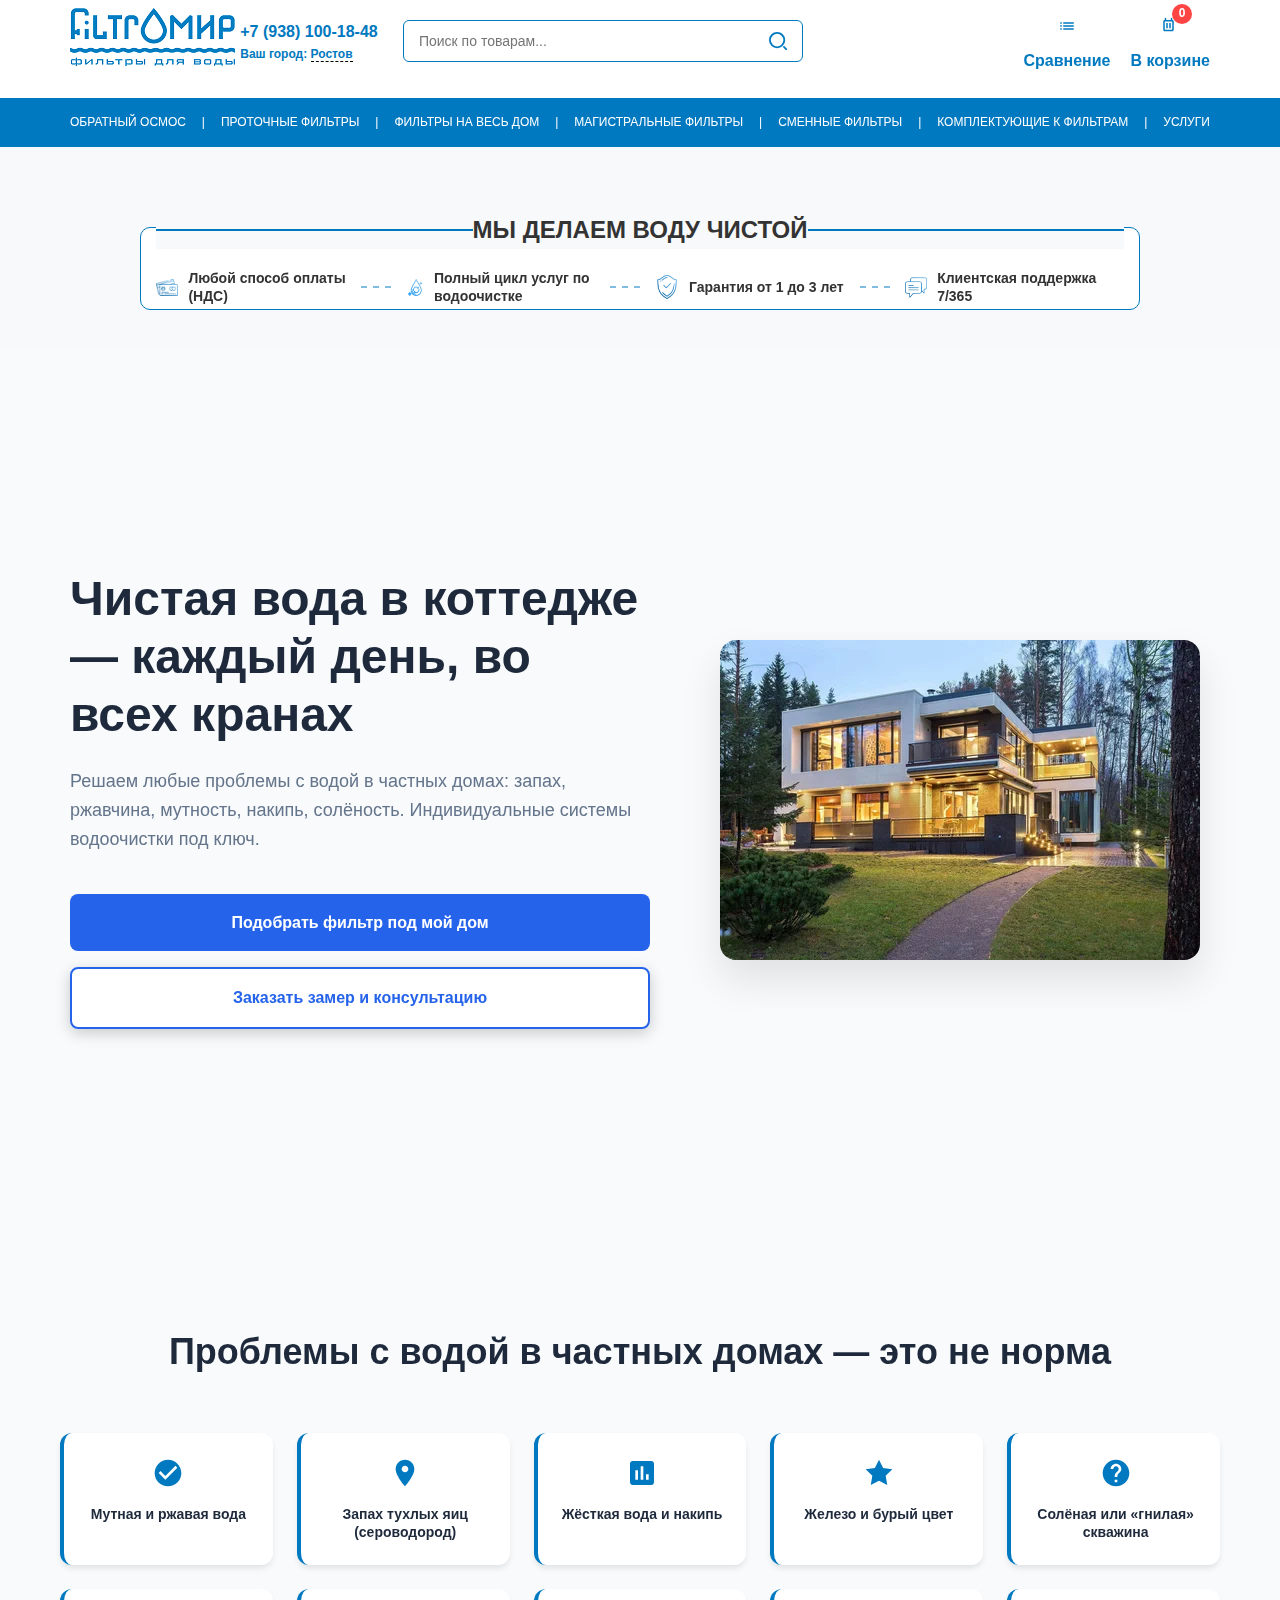
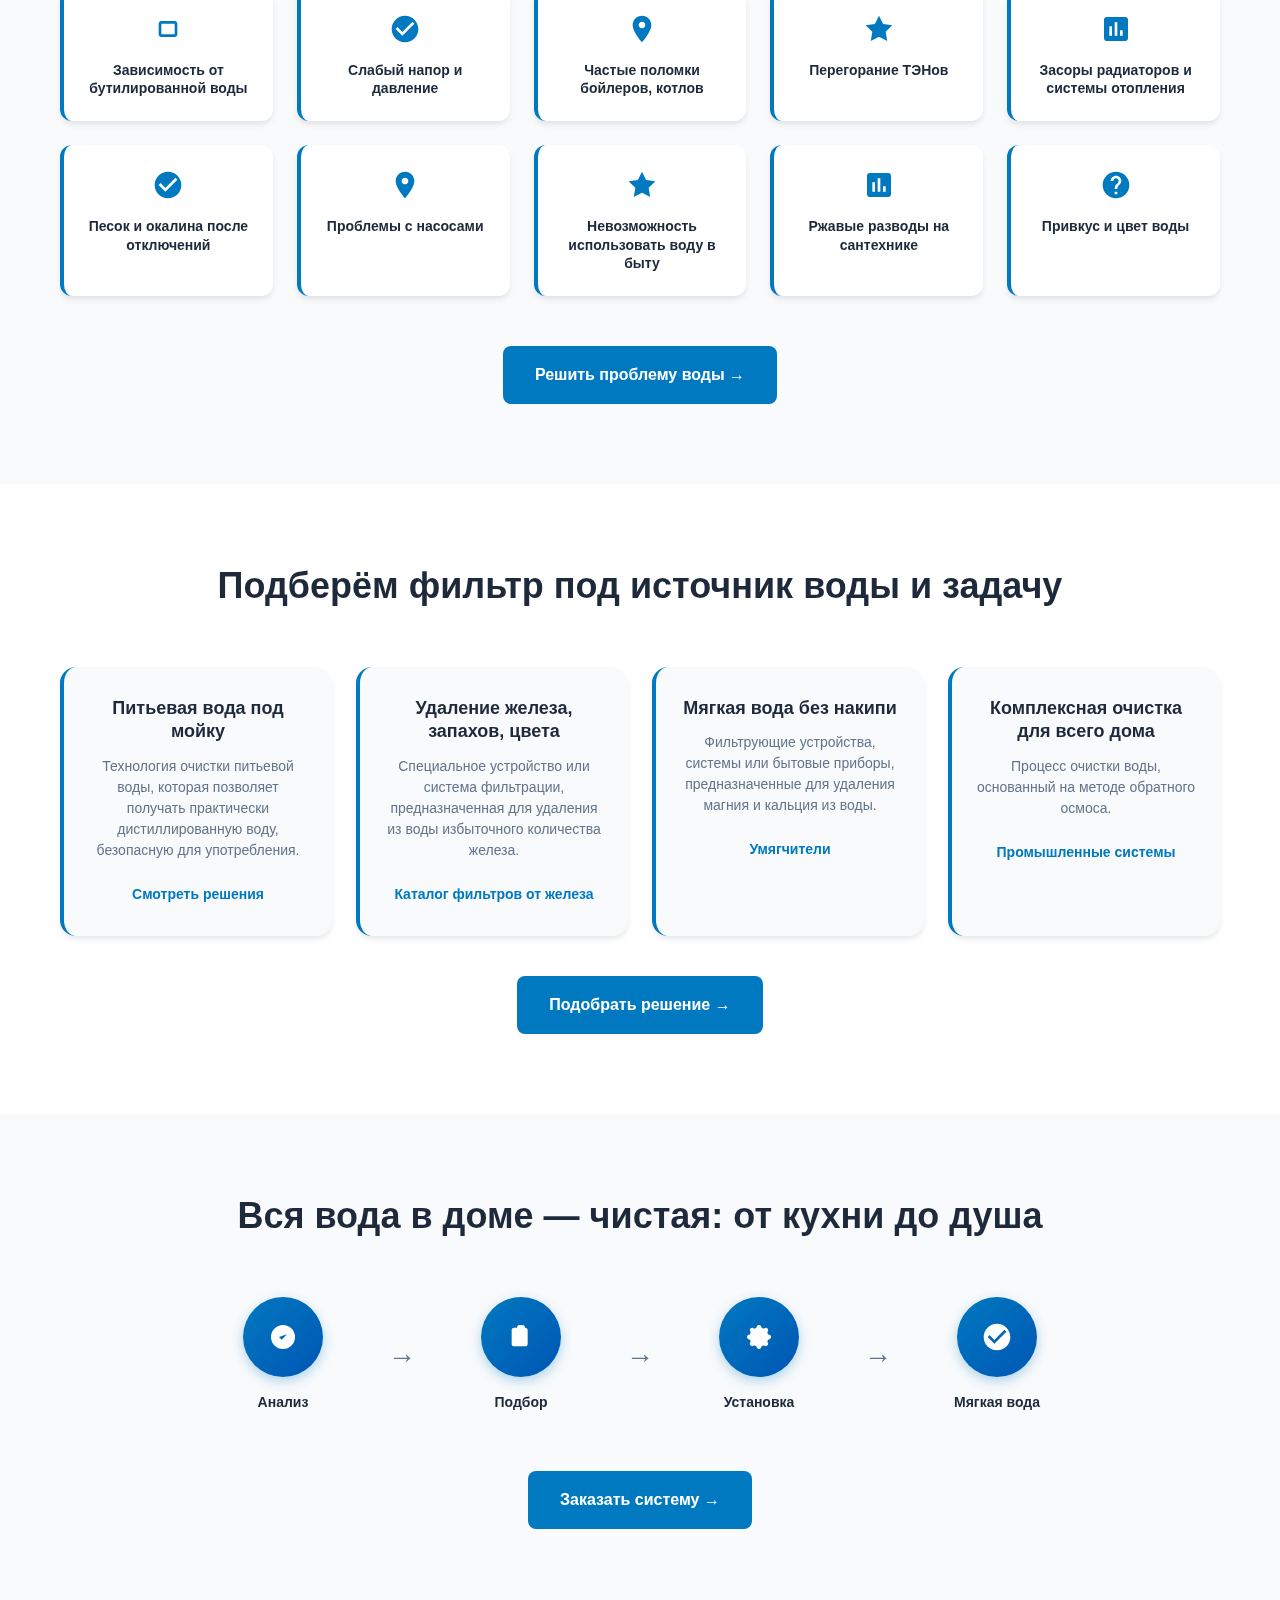
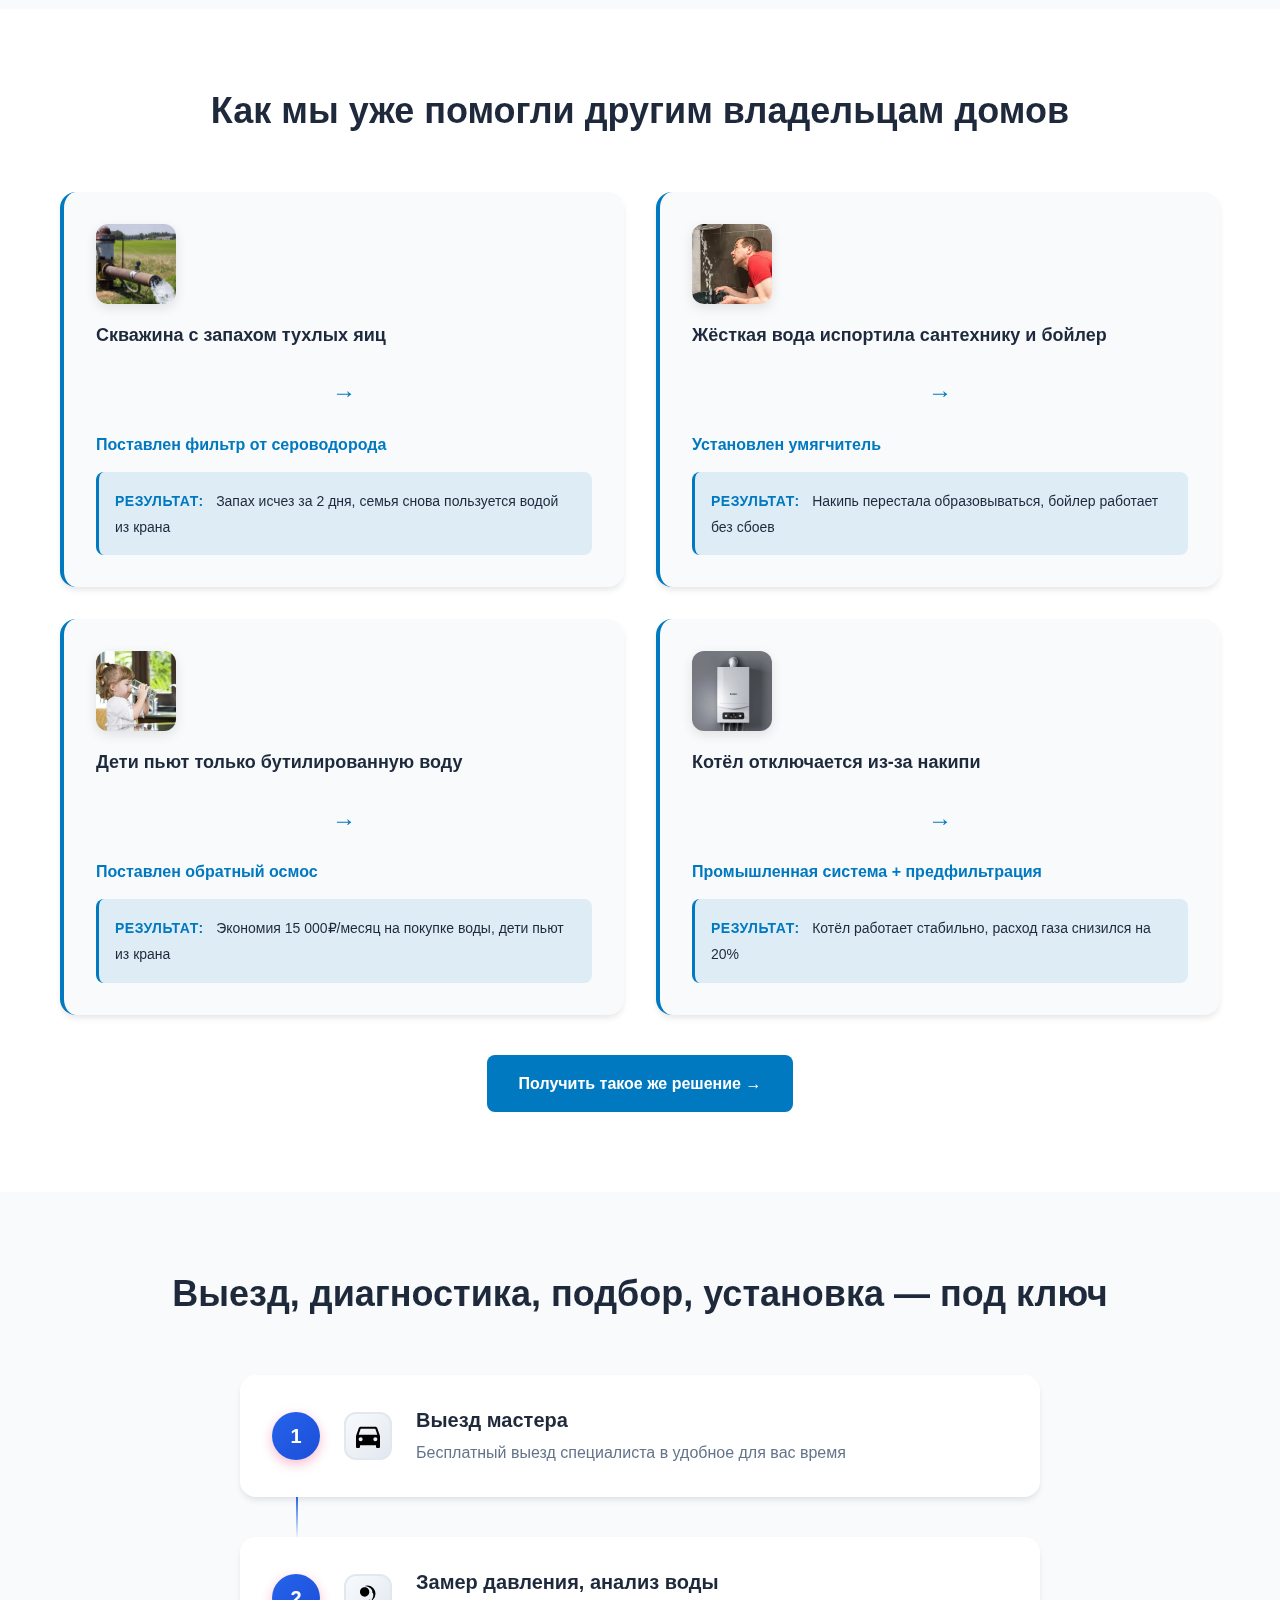
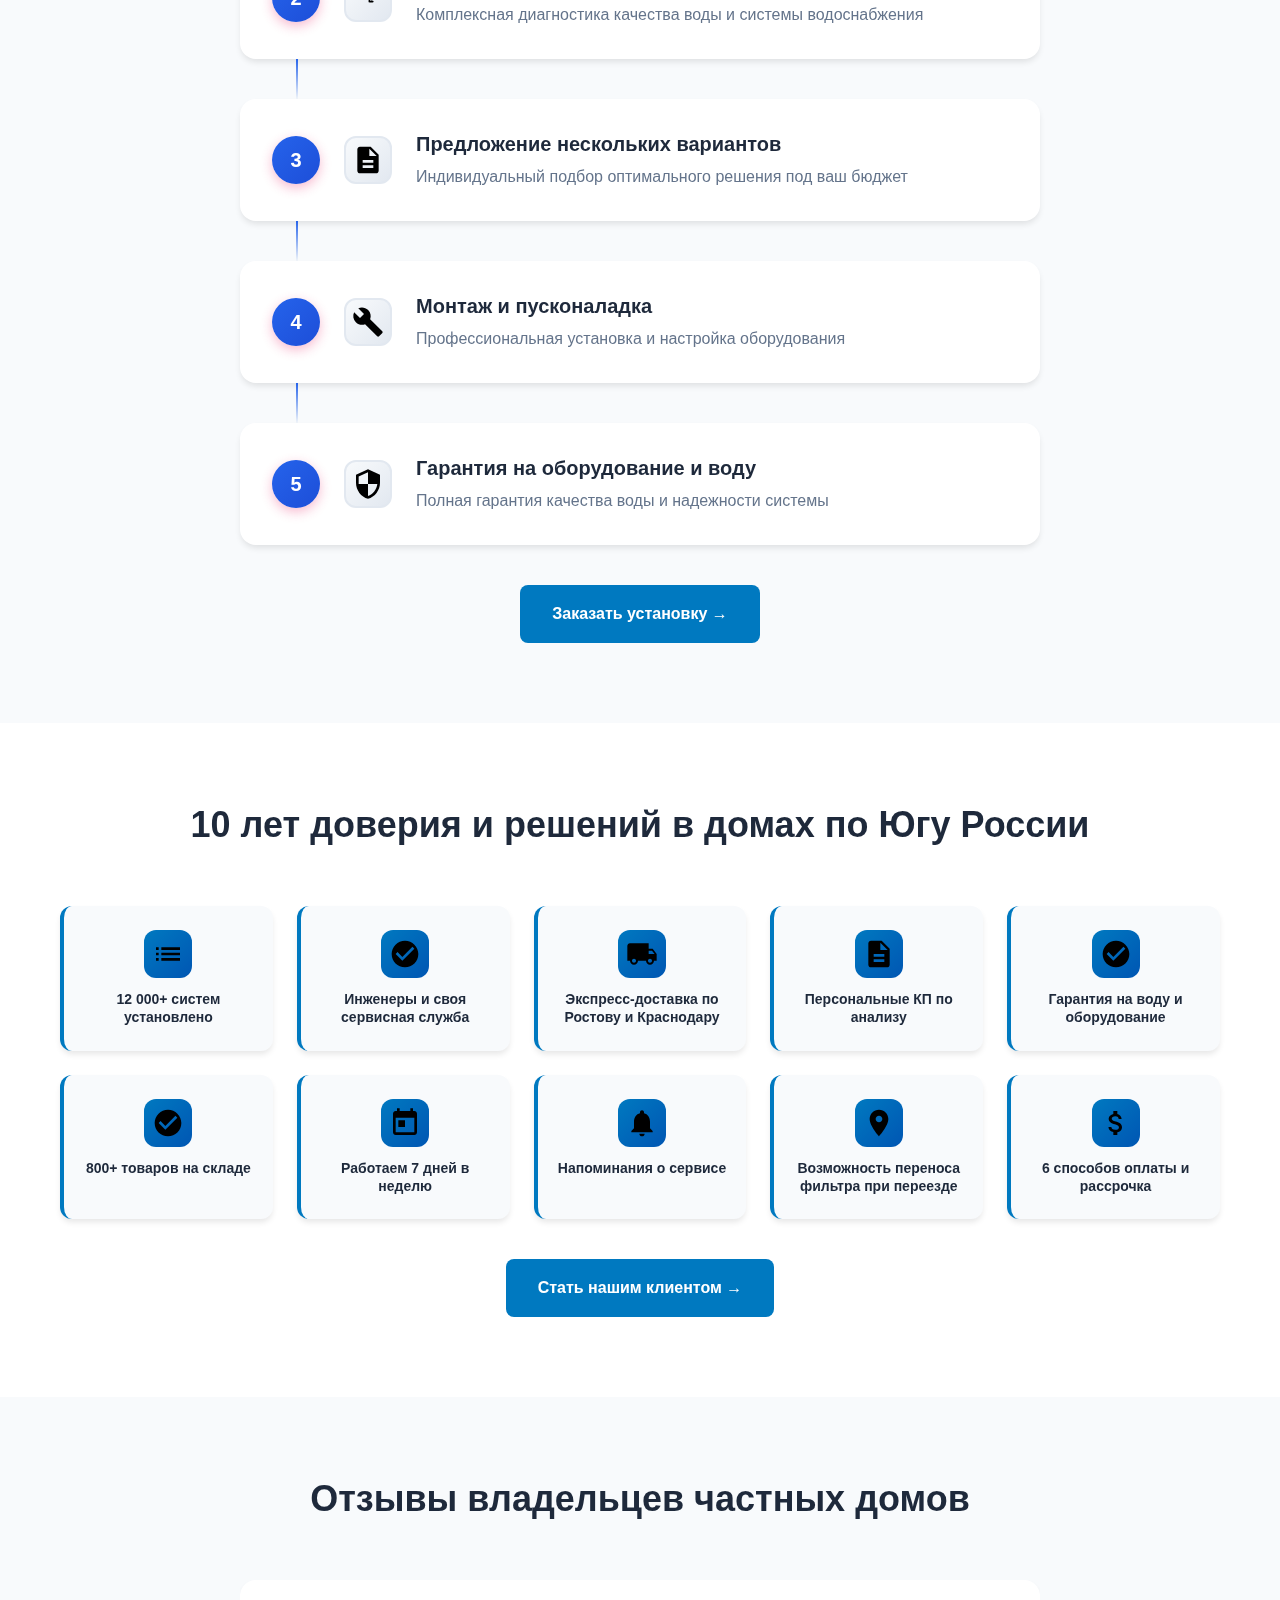
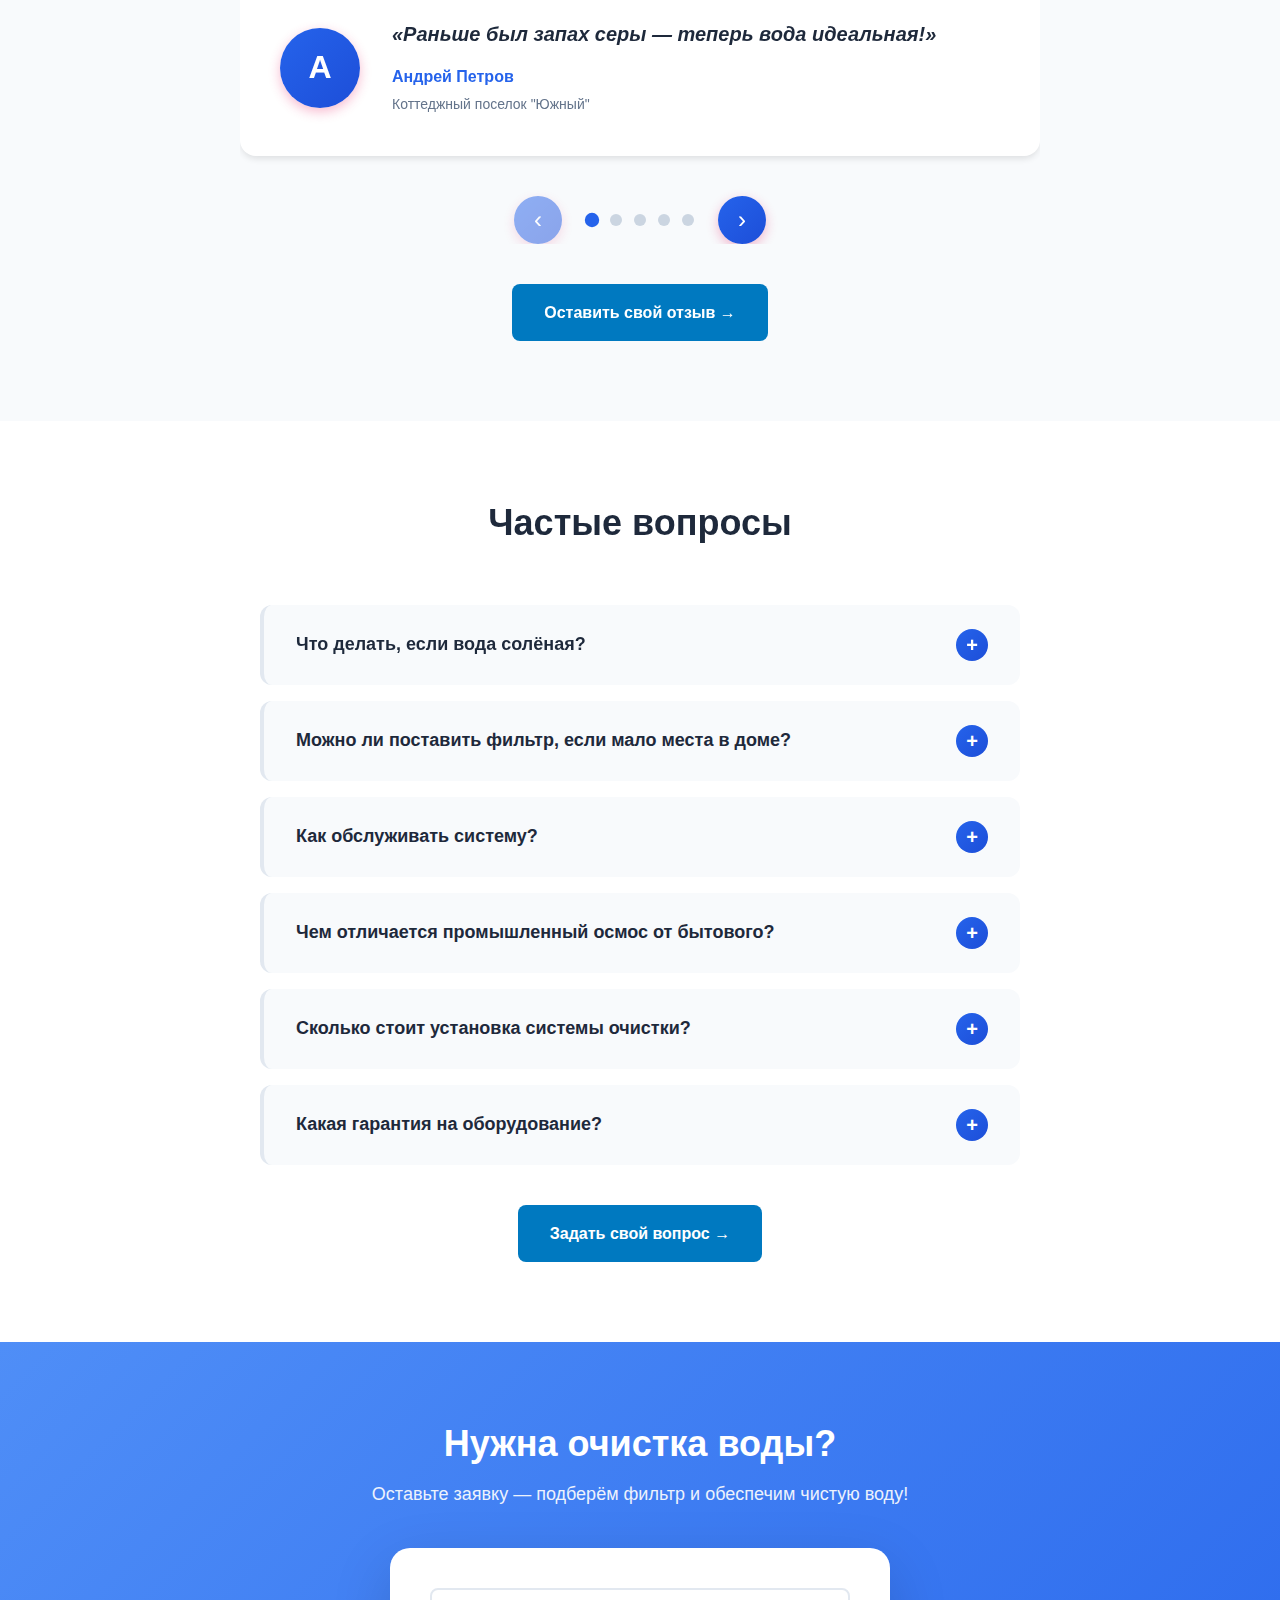
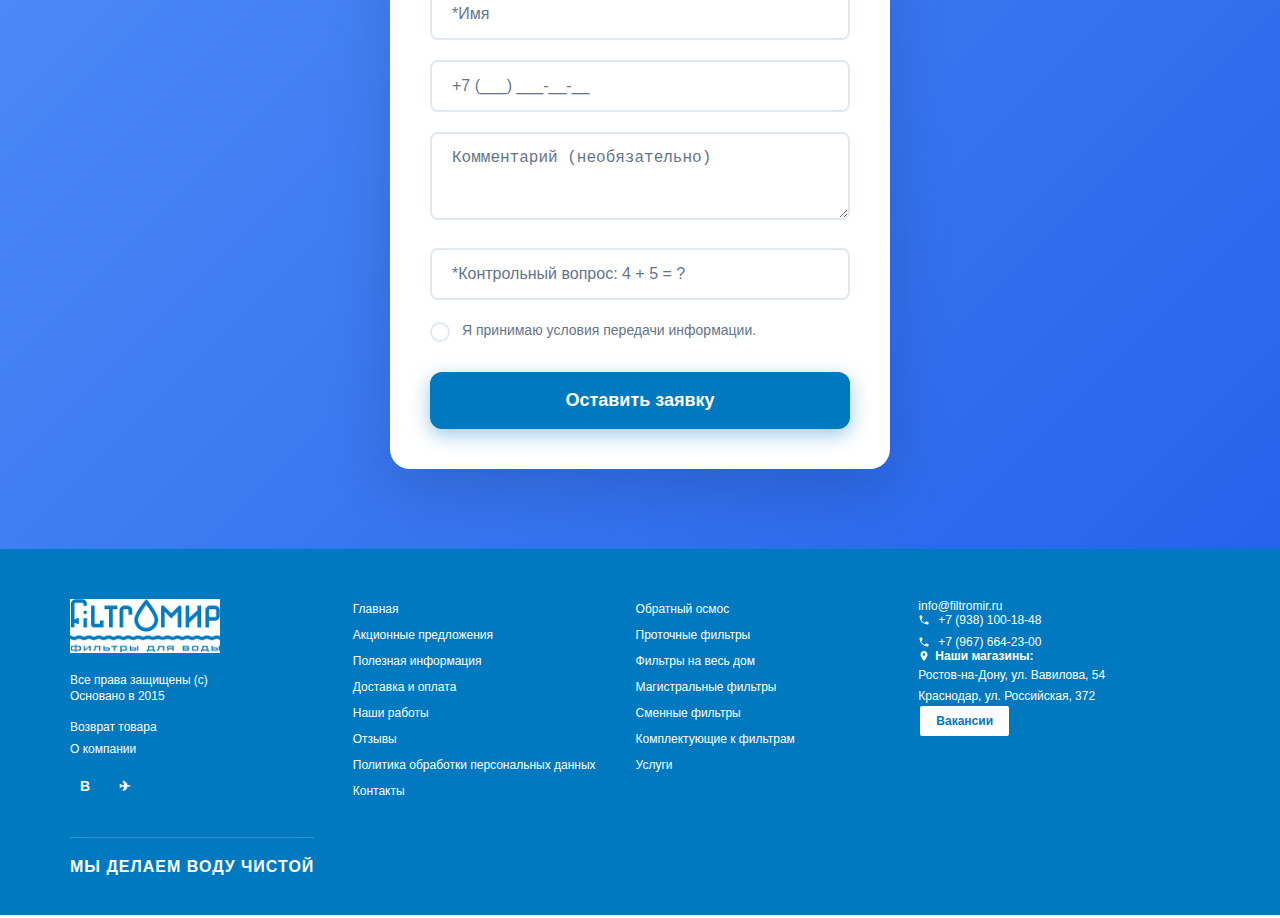
<file: коттедж/index.html>
<!DOCTYPE html>
<html lang="ru">
<head>
    <meta charset="UTF-8">
    <meta name="viewport" content="width=device-width, initial-scale=1.0">
    <title>Фильтры очистки воды для коттеджа — чистая вода каждый день, во всех кранах</title>
    <link rel="stylesheet" href="styles.css">
</head>
<body>
    <div class="header__bottom">
        <div class="wrapper">
            <span class="logo"><img width="165" height="59" src="img/logo.png" title="ФильтроМир - фильтры для воды" alt="Фильтры для воды в Ростове-на-Дону по самым низким ценам"></span>
            
            <div class="header__bottom_item header__bottom_phone">
                <div class="header__bottom_item-text">
                    <a href="tel:+79381001848">+7 (938) 100-18-48</a>
                    <div>
                        <a class="open_modal" style="display: inline; font-size: 12px">Ваш город: </a><a class="open_modal" href="#city__click" style="display: inline; border-bottom: 1px dashed black; font-size: 12px;">Ростов</a>
                    </div>
                </div>
            </div>
            
            <div class="header__bottom_wrap">
                <form action="/products" class="block__search" target="_top">
                    <input type="text" id="title-search-input" name="keyword" value="" placeholder="Поиск по товарам..." autocomplete="off">
                    <button type="submit">
                        <svg width="18" height="18" viewBox="0 0 20 20" fill="none">
                            <circle cx="9" cy="9" r="8" stroke="currentColor" stroke-width="2"/>
                            <path d="m21 21-4.35-4.35" stroke="currentColor" stroke-width="2" stroke-linecap="round"/>
                        </svg>
                    </button>
                </form>
            </div>
            
            <iframe src="https://yandex.ru/sprav/widget/rating-badge/23080508950?type=rating" width="150" height="50" frameborder="0" class="ya-rate"></iframe>
            
            <div class="flex compare-and-cart">
                <div class="header__bottom_item header__bottom_comparison">
                    <a href="https://filtromir.ru/compare" class="btn btn__icon">
                        <svg width="18" height="18" viewBox="0 0 24 24" fill="currentColor"><path d="M3 13h2v-2H3v2zm0 4h2v-2H3v2zm0-8h2V7H3v2zm4 4h14v-2H7v2zm0 4h14v-2H7v2zM7 7v2h14V7H7z"/></svg>
                    </a>
                    <div class="header__bottom_item-text">
                        <a href="https://filtromir.ru/compare">Сравнение</a>
                    </div>
                </div>
                
                <div class="header__bottom_item header__bottom_basket" id="cart_informer">
                    <a href="cart" class="btn btn__icon">
                        <svg width="18" height="18" viewBox="0 0 24 24" fill="currentColor"><path d="M7 4V2c0-.55-.45-1-1-1s-1 .45-1 1v2c-1.1 0-2 .9-2 2v11c0 1.1.9 2 2 2h10c1.1 0 2-.9 2-2V6c0-1.1-.9-2-2-2V2c0-.55-.45-1-1-1s-1 .45-1 1v2H7zm-2 2h10v11H5V6zm2 2v7h2V8H7zm4 0v7h2V8h-2zm4 0v7h2V8h-2z"/></svg>
                        <div class="quantity">0</div>
                    </a>
                    <div class="header__bottom_item-text">
                        <a href="cart">В корзине</a>
                    </div>
                </div>
            </div>
        </div>
    </div>
    
    <div class="header__menu">
        <div class="wrapper">
            <nav class="header__menu-nav">
                <a href="#consultationForm" class="header__menu-link">ОБРАТНЫЙ ОСМОС</a>
                <span class="menu-separator">|</span>
                <a href="#consultationForm" class="header__menu-link">ПРОТОЧНЫЕ ФИЛЬТРЫ</a>
                <span class="menu-separator">|</span>
                <a href="#consultationForm" class="header__menu-link">ФИЛЬТРЫ НА ВЕСЬ ДОМ</a>
                <span class="menu-separator">|</span>
                <a href="#consultationForm" class="header__menu-link">МАГИСТРАЛЬНЫЕ ФИЛЬТРЫ</a>
                <span class="menu-separator">|</span>
                <a href="#consultationForm" class="header__menu-link">СМЕННЫЕ ФИЛЬТРЫ</a>
                <span class="menu-separator">|</span>
                <a href="#consultationForm" class="header__menu-link">КОМПЛЕКТУЮЩИЕ К ФИЛЬТРАМ</a>
                <span class="menu-separator">|</span>
                <a href="#consultationForm" class="header__menu-link">УСЛУГИ</a>
            </nav>
        </div>
    </div>
    
    <section class="benefits">
        <div class="benefits-container">
            <h2 class="benefits-title">МЫ ДЕЛАЕМ ВОДУ ЧИСТОЙ</h2>
            <div class="benefits-grid">
                <div class="benefit-item">
                    <div class="benefit-icon">
                        <img src="img/nds.png" alt="НДС" class="benefit-img">
                    </div>
                    <div class="benefit-text">Любой способ оплаты (НДС)</div>
                </div>
                
                <div class="benefit-item">
                    <div class="benefit-icon">
                        <img src="img/voda.png" alt="Вода" class="benefit-img">
                    </div>
                    <div class="benefit-text">Полный цикл услуг по водоочистке</div>
                </div>
                
                <div class="benefit-item">
                    <div class="benefit-icon">
                        <img src="img/shield.png" alt="Гарантия" class="benefit-img">
                    </div>
                    <div class="benefit-text">Гарантия от 1 до 3 лет</div>
                </div>
                
                <div class="benefit-item">
                    <div class="benefit-icon">
                        <img src="img/chat.png" alt="Поддержка" class="benefit-img">
                    </div>
                    <div class="benefit-text">Клиентская поддержка 7/365</div>
                </div>
            </div>
        </div>
    </section>

    <section class="hero">
        <div class="hero-container">
            <div class="hero-content">
                <div class="hero-text">
                    <h1 class="hero-title">Чистая вода в коттедже — каждый день, во всех кранах</h1>
                    <p class="hero-description">Решаем любые проблемы с водой в частных домах: запах, ржавчина, мутность, накипь, солёность. Индивидуальные системы водоочистки под ключ.</p>
                    <div class="hero-buttons">
                        <a href="#consultationForm" class="btn btn-primary">Подобрать фильтр под мой дом</a>
                        <a href="#consultationForm" class="btn btn-secondary">Заказать замер и консультацию</a>
                    </div>
                </div>
                <div class="hero-image">
                    <img src="коттедж.webp" alt="Коттедж с системой очистки воды">
                </div>
            </div>
        </div>
    </section>

    <!-- Блок проблем -->
    <section class="problems">
        <div class="problems-container">
            <h2 class="problems-title">Проблемы с водой в частных домах — это не норма</h2>
            
            <div class="problems-grid">
                <div class="problem-card">
                    <div class="problem-icon">
                        <svg width="32" height="32" viewBox="0 0 24 24" fill="#0079c0">
                            <path d="M12 2C6.48 2 2 6.48 2 12s4.48 10 10 10 10-4.48 10-10S17.52 2 12 2zm-2 15l-5-5 1.41-1.41L10 14.17l7.59-7.59L19 8l-9 9z"/>
                        </svg>
                    </div>
                    <h3 class="problem-title">Мутная и ржавая вода</h3>
                </div>

                <div class="problem-card">
                    <div class="problem-icon">
                        <svg width="32" height="32" viewBox="0 0 24 24" fill="#0079c0">
                            <path d="M12 2C8.13 2 5 5.13 5 9c0 5.25 7 13 7 13s7-7.75 7-13c0-3.87-3.13-7-7-7zm0 9.5c-1.38 0-2.5-1.12-2.5-2.5s1.12-2.5 2.5-2.5 2.5 1.12 2.5 2.5-1.12 2.5-2.5 2.5z"/>
                        </svg>
                    </div>
                    <h3 class="problem-title">Запах тухлых яиц (сероводород)</h3>
                </div>

                <div class="problem-card">
                    <div class="problem-icon">
                        <svg width="32" height="32" viewBox="0 0 24 24" fill="#0079c0">
                            <path d="M19 3H5c-1.1 0-2 .9-2 2v14c0 1.1.9 2 2 2h14c1.1 0 2-.9 2-2V5c0-1.1-.9-2-2-2zM9 17H7v-7h2v7zm4 0h-2V7h2v10zm4 0h-2v-4h2v4z"/>
                        </svg>
                    </div>
                    <h3 class="problem-title">Жёсткая вода и накипь</h3>
                </div>

                <div class="problem-card">
                    <div class="problem-icon">
                        <svg width="32" height="32" viewBox="0 0 24 24" fill="#0079c0">
                            <path d="M12 2l3.09 6.26L22 9.27l-5 4.87 1.18 6.88L12 17.77l-6.18 3.25L7 14.14 2 9.27l6.91-1.01L12 2z"/>
                        </svg>
                    </div>
                    <h3 class="problem-title">Железо и бурый цвет</h3>
                </div>

                <div class="problem-card">
                    <div class="problem-icon">
                        <svg width="32" height="32" viewBox="0 0 24 24" fill="#0079c0">
                            <path d="M12 2C6.48 2 2 6.48 2 12s4.48 10 10 10 10-4.48 10-10S17.52 2 12 2zm1 17h-2v-2h2v2zm2.07-7.75l-.9.92C13.45 12.9 13 13.5 13 15h-2v-.5c0-1.1.45-2.1 1.17-2.83l1.24-1.26c.37-.36.59-.86.59-1.41 0-1.1-.9-2-2-2s-2 .9-2 2H8c0-2.21 1.79-4 4-4s4 1.79 4 4c0 .88-.36 1.68-.93 2.25z"/>
                        </svg>
                    </div>
                    <h3 class="problem-title">Солёная или «гнилая» скважина</h3>
                </div>

                <div class="problem-card">
                    <div class="problem-icon">
                        <svg width="32" height="32" viewBox="0 0 24 24" fill="#0079c0">
                            <path d="M7 18c-1.1 0-2-.9-2-2V8c0-1.1.9-2 2-2h10c1.1 0 2 .9 2 2v8c0 1.1-.9 2-2 2H7zm0-10v8h10V8H7z"/>
                        </svg>
                    </div>
                    <h3 class="problem-title">Зависимость от бутилированной воды</h3>
                </div>

                <div class="problem-card">
                    <div class="problem-icon">
                        <svg width="32" height="32" viewBox="0 0 24 24" fill="#0079c0">
                            <path d="M12 2C6.48 2 2 6.48 2 12s4.48 10 10 10 10-4.48 10-10S17.52 2 12 2zm-2 15l-5-5 1.41-1.41L10 14.17l7.59-7.59L19 8l-9 9z"/>
                        </svg>
                    </div>
                    <h3 class="problem-title">Слабый напор и давление</h3>
                </div>

                <div class="problem-card">
                    <div class="problem-icon">
                        <svg width="32" height="32" viewBox="0 0 24 24" fill="#0079c0">
                            <path d="M12 2C8.13 2 5 5.13 5 9c0 5.25 7 13 7 13s7-7.75 7-13c0-3.87-3.13-7-7-7zm0 9.5c-1.38 0-2.5-1.12-2.5-2.5s1.12-2.5 2.5-2.5 2.5 1.12 2.5 2.5-1.12 2.5-2.5 2.5z"/>
                        </svg>
                    </div>
                    <h3 class="problem-title">Частые поломки бойлеров, котлов</h3>
                </div>

                <div class="problem-card">
                    <div class="problem-icon">
                        <svg width="32" height="32" viewBox="0 0 24 24" fill="#0079c0">
                            <path d="M12 2l3.09 6.26L22 9.27l-5 4.87 1.18 6.88L12 17.77l-6.18 3.25L7 14.14 2 9.27l6.91-1.01L12 2z"/>
                        </svg>
                    </div>
                    <h3 class="problem-title">Перегорание ТЭНов</h3>
                </div>

                <div class="problem-card">
                    <div class="problem-icon">
                        <svg width="32" height="32" viewBox="0 0 24 24" fill="#0079c0">
                            <path d="M19 3H5c-1.1 0-2 .9-2 2v14c0 1.1.9 2 2 2h14c1.1 0 2-.9 2-2V5c0-1.1-.9-2-2-2zM9 17H7v-7h2v7zm4 0h-2V7h2v10zm4 0h-2v-4h2v4z"/>
                        </svg>
                    </div>
                    <h3 class="problem-title">Засоры радиаторов и системы отопления</h3>
                </div>

                <div class="problem-card">
                    <div class="problem-icon">
                        <svg width="32" height="32" viewBox="0 0 24 24" fill="#0079c0">
                            <path d="M12 2C6.48 2 2 6.48 2 12s4.48 10 10 10 10-4.48 10-10S17.52 2 12 2zm-2 15l-5-5 1.41-1.41L10 14.17l7.59-7.59L19 8l-9 9z"/>
                        </svg>
                    </div>
                    <h3 class="problem-title">Песок и окалина после отключений</h3>
                </div>

                <div class="problem-card">
                    <div class="problem-icon">
                        <svg width="32" height="32" viewBox="0 0 24 24" fill="#0079c0">
                            <path d="M12 2C8.13 2 5 5.13 5 9c0 5.25 7 13 7 13s7-7.75 7-13c0-3.87-3.13-7-7-7zm0 9.5c-1.38 0-2.5-1.12-2.5-2.5s1.12-2.5 2.5-2.5 2.5 1.12 2.5 2.5-1.12 2.5-2.5 2.5z"/>
                        </svg>
                    </div>
                    <h3 class="problem-title">Проблемы с насосами</h3>
                </div>

                <div class="problem-card">
                    <div class="problem-icon">
                        <svg width="32" height="32" viewBox="0 0 24 24" fill="#0079c0">
                            <path d="M12 2l3.09 6.26L22 9.27l-5 4.87 1.18 6.88L12 17.77l-6.18 3.25L7 14.14 2 9.27l6.91-1.01L12 2z"/>
                        </svg>
                    </div>
                    <h3 class="problem-title">Невозможность использовать воду в быту</h3>
                </div>

                <div class="problem-card">
                    <div class="problem-icon">
                        <svg width="32" height="32" viewBox="0 0 24 24" fill="#0079c0">
                            <path d="M19 3H5c-1.1 0-2 .9-2 2v14c0 1.1.9 2 2 2h14c1.1 0 2-.9 2-2V5c0-1.1-.9-2-2-2zM9 17H7v-7h2v7zm4 0h-2V7h2v10zm4 0h-2v-4h2v4z"/>
                        </svg>
                    </div>
                    <h3 class="problem-title">Ржавые разводы на сантехнике</h3>
                </div>

                <div class="problem-card">
                    <div class="problem-icon">
                        <svg width="32" height="32" viewBox="0 0 24 24" fill="#0079c0">
                            <path d="M12 2C6.48 2 2 6.48 2 12s4.48 10 10 10 10-4.48 10-10S17.52 2 12 2zm1 17h-2v-2h2v2zm2.07-7.75l-.9.92C13.45 12.9 13 13.5 13 15h-2v-.5c0-1.1.45-2.1 1.17-2.83l1.24-1.26c.37-.36.59-.86.59-1.41 0-1.1-.9-2-2-2s-2 .9-2 2H8c0-2.21 1.79-4 4-4s4 1.79 4 4c0 .88-.36 1.68-.93 2.25z"/>
                        </svg>
                    </div>
                    <h3 class="problem-title">Привкус и цвет воды</h3>
                </div>
            </div>

            <div class="problems-cta">
                <a href="#consultationForm" class="btn btn-primary">Решить проблему воды →</a>
            </div>
        </div>
    </section>

    <!-- Блок решений -->
    <section class="solutions">
        <div class="solutions-container">
            <h2 class="solutions-title">Подберём фильтр под источник воды и задачу</h2>
            
            <div class="solutions-grid">
                <div class="solution-card">
                    <h3 class="solution-title">Питьевая вода под мойку</h3>
                    <p class="solution-description">Технология очистки питьевой воды, которая позволяет получать практически дистиллированную воду, безопасную для употребления.</p>
                    <a href="#consultationForm" class="solution-link">Смотреть решения</a>
                </div>

                <div class="solution-card">
                    <h3 class="solution-title">Удаление железа, запахов, цвета</h3>
                    <p class="solution-description">Специальное устройство или система фильтрации, предназначенная для удаления из воды избыточного количества железа.</p>
                    <a href="#consultationForm" class="solution-link">Каталог фильтров от железа</a>
                </div>

                <div class="solution-card">
                    <h3 class="solution-title">Мягкая вода без накипи</h3>
                    <p class="solution-description">Фильтрующие устройства, системы или бытовые приборы, предназначенные для удаления магния и кальция из воды.</p>
                    <a href="#consultationForm" class="solution-link">Умягчители</a>
                </div>

                <div class="solution-card">
                    <h3 class="solution-title">Комплексная очистка для всего дома</h3>
                    <p class="solution-description">Процесс очистки воды, основанный на методе обратного осмоса.</p>
                    <a href="#consultationForm" class="solution-link">Промышленные системы</a>
                </div>
            </div>
            
            <div class="solutions-cta">
                <a href="#consultationForm" class="btn btn-primary">Подобрать решение →</a>
            </div>
        </div>
    </section>

    <!-- Блок системы фильтрации -->
    <section class="filtration-system">
        <div class="filtration-system-container">
            <h2 class="filtration-system-title">Вся вода в доме — чистая: от кухни до душа</h2>
            
            <div class="filtration-flow">
                <div class="main-flow">
                    <div class="flow-step">
                        <div class="step-visual">
                            <svg width="32" height="32" viewBox="0 0 24 24" fill="currentColor">
                                <path d="M9 12l2 2 4-4m6 2a9 9 0 11-18 0 9 9 0 0118 0z"/>
                            </svg>
                        </div>
                        <div class="step-label">Анализ</div>
                    </div>

                    <div class="flow-arrow">→</div>

                    <div class="flow-step">
                        <div class="step-visual">
                            <svg width="32" height="32" viewBox="0 0 24 24" fill="currentColor">
                                <path d="M9 5H7a2 2 0 00-2 2v10a2 2 0 002 2h8a2 2 0 002-2V7a2 2 0 00-2-2h-2M9 5a2 2 0 002 2h2a2 2 0 002-2M9 5a2 2 0 012-2h2a2 2 0 012 2"/>
                            </svg>
                        </div>
                        <div class="step-label">Подбор</div>
                    </div>

                    <div class="flow-arrow">→</div>

                    <div class="flow-step">
                        <div class="step-visual">
                            <svg width="32" height="32" viewBox="0 0 24 24" fill="currentColor">
                                <path d="M10.325 4.317c.426-1.756 2.924-1.756 3.35 0a1.724 1.724 0 002.573 1.066c1.543-.94 3.31.826 2.37 2.37a1.724 1.724 0 001.065 2.572c1.756.426 1.756 2.924 0 3.35a1.724 1.724 0 00-1.066 2.573c.94 1.543-.826 3.31-2.37 2.37a1.724 1.724 0 00-2.572 1.065c-.426 1.756-2.924 1.756-3.35 0a1.724 1.724 0 00-2.573-1.066c-1.543.94-3.31-.826-2.37-2.37a1.724 1.724 0 00-1.065-2.572c-1.756-.426-1.756-2.924 0-3.35a1.724 1.724 0 001.066-2.573c-.94-1.543.826-3.31 2.37-2.37.996.608 2.296.07 2.572-1.065z"/>
                                <path d="M15 12a3 3 0 11-6 0 3 3 0 016 0z"/>
                            </svg>
                        </div>
                        <div class="step-label">Установка</div>
                    </div>

                    <div class="flow-arrow">→</div>

                    <div class="flow-step">
                        <div class="step-visual">
                            <svg width="32" height="32" viewBox="0 0 24 24" fill="currentColor">
                                <path d="M12 2C6.48 2 2 6.48 2 12s4.48 10 10 10 10-4.48 10-10S17.52 2 12 2zm-2 15l-5-5 1.41-1.41L10 14.17l7.59-7.59L19 8l-9 9z"/>
                            </svg>
                        </div>
                        <div class="step-label">Мягкая вода</div>
                    </div>
                </div>
            </div>
            
            <div class="filtration-cta">
                <a href="#consultationForm" class="btn btn-primary">Заказать систему →</a>
            </div>
        </div>
    </section>

    <!-- Блок кейсов -->
    <section class="cases">
        <div class="cases-container">
            <h2 class="cases-title">Как мы уже помогли другим владельцам домов</h2>
            
            <div class="cases-grid">
                <div class="case-card">
                    <div class="case-image">
                        <img src="img/скважина.jpg" alt="Скважина с запахом">
                    </div>
                    <div class="case-content">
                        <h3 class="case-problem">Скважина с запахом тухлых яиц</h3>
                        <div class="case-arrow">→</div>
                        <p class="case-solution">Поставлен фильтр от сероводорода</p>
                        <div class="case-result">
                            <span class="result-badge">Результат:</span>
                            <span class="result-text">Запах исчез за 2 дня, семья снова пользуется водой из крана</span>
                        </div>
                    </div>
                </div>

                <div class="case-card">
                    <div class="case-image">
                        <img src="img/жесткая вода.webp" alt="Жесткая вода">
                    </div>
                    <div class="case-content">
                        <h3 class="case-problem">Жёсткая вода испортила сантехнику и бойлер</h3>
                        <div class="case-arrow">→</div>
                        <p class="case-solution">Установлен умягчитель</p>
                        <div class="case-result">
                            <span class="result-badge">Результат:</span>
                            <span class="result-text">Накипь перестала образовываться, бойлер работает без сбоев</span>
                        </div>
                    </div>
                </div>

                <div class="case-card">
                    <div class="case-image">
                        <img src="img/детивода.webp" alt="Дети пьют воду">
                    </div>
                    <div class="case-content">
                        <h3 class="case-problem">Дети пьют только бутилированную воду</h3>
                        <div class="case-arrow">→</div>
                        <p class="case-solution">Поставлен обратный осмос</p>
                        <div class="case-result">
                            <span class="result-badge">Результат:</span>
                            <span class="result-text">Экономия 15 000₽/месяц на покупке воды, дети пьют из крана</span>
                        </div>
                    </div>
                </div>

                <div class="case-card">
                    <div class="case-image">
                        <img src="img/котел.webp" alt="Котел">
                    </div>
                    <div class="case-content">
                        <h3 class="case-problem">Котёл отключается из-за накипи</h3>
                        <div class="case-arrow">→</div>
                        <p class="case-solution">Промышленная система + предфильтрация</p>
                        <div class="case-result">
                            <span class="result-badge">Результат:</span>
                            <span class="result-text">Котёл работает стабильно, расход газа снизился на 20%</span>
                        </div>
                    </div>
                </div>
            </div>
            
            <div class="cases-cta">
                <a href="#consultationForm" class="btn btn-primary">Получить такое же решение →</a>
            </div>
        </div>
    </section>

    <!-- Блок "Как происходит установка" -->
    <section class="installation-process">
        <div class="installation-container">
            <h2 class="installation-title">Выезд, диагностика, подбор, установка — под ключ</h2>
            
            <div class="installation-timeline">
                <div class="timeline-step">
                    <div class="step-number">1</div>
                    <div class="step-icon"><svg width="32" height="32" viewBox="0 0 24 24" fill="currentColor"><path d="M18.92 6.01C18.72 5.42 18.16 5 17.5 5h-11c-.66 0-1.21.42-1.42 1.01L3 12v8c0 .55.45 1 1 1h1c.55 0 1-.45 1-1v-1h12v1c0 .55.45 1 1 1h1c.55 0 1-.45 1-1v-8l-2.08-5.99zM6.5 16c-.83 0-1.5-.67-1.5-1.5S5.67 13 6.5 13s1.5.67 1.5 1.5S7.33 16 6.5 16zm11 0c-.83 0-1.5-.67-1.5-1.5s.67-1.5 1.5-1.5 1.5.67 1.5 1.5-.67 1.5-1.5 1.5zM5 11l1.5-4.5h11L19 11H5z"/></svg></div>
                    <div class="step-content">
                        <h3 class="step-title">Выезд мастера</h3>
                        <p class="step-description">Бесплатный выезд специалиста в удобное для вас время</p>
                    </div>
                    <div class="step-connector"></div>
                </div>

                <div class="timeline-step">
                    <div class="step-number">2</div>
                    <div class="step-icon"><svg width="32" height="32" viewBox="0 0 24 24" fill="currentColor"><path d="M9.5 3A6.5 6.5 0 0 1 16 9.5c0 1.61-.59 3.09-1.56 4.23l.27.27h.79c.39 0 .71.32.71.71s-.32.71-.71.71h-2.39c-.39 0-.71-.32-.71-.71V14c0-.39.32-.71.71-.71s.71.32.71.71v.79l-.27-.27A5.5 5.5 0 1 0 9.5 3zm0 1C7.57 4 6 5.57 6 7.5S7.57 11 9.5 11 13 9.43 13 7.5 11.43 4 9.5 4z"/><path d="M15.5 7c.28 0 .5.22.5.5s-.22.5-.5.5-.5-.22-.5-.5.22-.5.5-.5z"/></svg></div>
                    <div class="step-content">
                        <h3 class="step-title">Замер давления, анализ воды</h3>
                        <p class="step-description">Комплексная диагностика качества воды и системы водоснабжения</p>
                    </div>
                    <div class="step-connector"></div>
                </div>

                <div class="timeline-step">
                    <div class="step-number">3</div>
                    <div class="step-icon"><svg width="32" height="32" viewBox="0 0 24 24" fill="currentColor"><path d="M14 2H6c-1.1 0-1.99.9-1.99 2L4 20c0 1.1.89 2 2 2h12c1.1 0 2-.9 2-2V8l-6-6zm2 16H8v-2h8v2zm0-4H8v-2h8v2zm-3-5V3.5L18.5 9H13z"/></svg></div>
                    <div class="step-content">
                        <h3 class="step-title">Предложение нескольких вариантов</h3>
                        <p class="step-description">Индивидуальный подбор оптимального решения под ваш бюджет</p>
                    </div>
                    <div class="step-connector"></div>
                </div>

                <div class="timeline-step">
                    <div class="step-number">4</div>
                    <div class="step-icon"><svg width="32" height="32" viewBox="0 0 24 24" fill="currentColor"><path d="M22.7 19l-9.1-9.1c.9-2.3.4-5-1.5-6.9-2-2-5-2.4-7.4-1.3L9 6 6 9 1.6 4.7C.4 7.1.9 10.1 2.9 12.1c1.9 1.9 4.6 2.4 6.9 1.5l9.1 9.1c.4.4 1 .4 1.4 0l2.3-2.3c.5-.4.5-1.1.1-1.4z"/></svg></div>
                    <div class="step-content">
                        <h3 class="step-title">Монтаж и пусконаладка</h3>
                        <p class="step-description">Профессиональная установка и настройка оборудования</p>
                    </div>
                    <div class="step-connector"></div>
                </div>

                <div class="timeline-step">
                    <div class="step-number">5</div>
                    <div class="step-icon"><svg width="32" height="32" viewBox="0 0 24 24" fill="currentColor"><path d="M12 1L3 5v6c0 5.55 3.84 10.74 9 12 5.16-1.26 9-6.45 9-12V5l-9-4zm0 10.99h7c-.53 4.12-3.28 7.79-7 8.94V12H5V6.3l7-3.11v8.8z"/></svg></div>
                    <div class="step-content">
                        <h3 class="step-title">Гарантия на оборудование и воду</h3>
                        <p class="step-description">Полная гарантия качества воды и надежности системы</p>
                    </div>
                </div>
            </div>
            
            <div class="installation-cta">
                <a href="#consultationForm" class="btn btn-primary">Заказать установку →</a>
            </div>
        </div>
    </section>

    <!-- Блок "Почему выбирают ФильтроМир" -->
    <section class="why-choose-us">
        <div class="why-choose-container">
            <h2 class="why-choose-title">10 лет доверия и решений в домах по Югу России</h2>
            
            <div class="advantages-grid">
                <div class="advantage-item">
                    <div class="advantage-icon"><svg width="32" height="32" viewBox="0 0 24 24" fill="currentColor"><path d="M3 13h2v-2H3v2zm0 4h2v-2H3v2zm0-8h2V7H3v2zm4 4h14v-2H7v2zm0 4h14v-2H7v2zM7 7v2h14V7H7z"/></svg></div>
                    <div class="advantage-text">12 000+ систем установлено</div>
                </div>

                <div class="advantage-item">
                    <div class="advantage-icon"><svg width="32" height="32" viewBox="0 0 24 24" fill="currentColor"><path d="M12 2C6.48 2 2 6.48 2 12s4.48 10 10 10 10-4.48 10-10S17.52 2 12 2zm-2 15l-5-5 1.41-1.41L10 14.17l7.59-7.59L19 8l-9 9z"/></svg></div>
                    <div class="advantage-text">Инженеры и своя сервисная служба</div>
                </div>

                <div class="advantage-item">
                    <div class="advantage-icon"><svg width="32" height="32" viewBox="0 0 24 24" fill="currentColor"><path d="M20 8h-3V4H3c-1.1 0-2 .9-2 2v11h2c0 1.66 1.34 3 3 3s3-1.34 3-3h6c0 1.66 1.34 3 3 3s3-1.34 3-3h2v-5l-3-4zM6 18.5c-.83 0-1.5-.67-1.5-1.5s.67-1.5 1.5-1.5 1.5.67 1.5 1.5-.67 1.5-1.5 1.5zm13.5-9l1.96 2.5H17V9.5h2.5zm-1.5 9c-.83 0-1.5-.67-1.5-1.5s.67-1.5 1.5-1.5 1.5.67 1.5 1.5-.67 1.5-1.5 1.5z"/></svg></div>
                    <div class="advantage-text">Экспресс-доставка по Ростову и Краснодару</div>
                </div>

                <div class="advantage-item">
                    <div class="advantage-icon"><svg width="32" height="32" viewBox="0 0 24 24" fill="currentColor"><path d="M14 2H6c-1.1 0-1.99.9-1.99 2L4 20c0 1.1.89 2 2 2h12c1.1 0 2-.9 2-2V8l-6-6zm2 16H8v-2h8v2zm0-4H8v-2h8v2zm-3-5V3.5L18.5 9H13z"/></svg></div>
                    <div class="advantage-text">Персональные КП по анализу</div>
                </div>

                <div class="advantage-item">
                    <div class="advantage-icon"><svg width="32" height="32" viewBox="0 0 24 24" fill="currentColor"><path d="M12 2C6.48 2 2 6.48 2 12s4.48 10 10 10 10-4.48 10-10S17.52 2 12 2zm-2 15l-5-5 1.41-1.41L10 14.17l7.59-7.59L19 8l-9 9z"/></svg></div>
                    <div class="advantage-text">Гарантия на воду и оборудование</div>
                </div>

                <div class="advantage-item">
                    <div class="advantage-icon"><svg width="32" height="32" viewBox="0 0 24 24" fill="currentColor"><path d="M12 2C6.48 2 2 6.48 2 12s4.48 10 10 10 10-4.48 10-10S17.52 2 12 2zm-2 15l-5-5 1.41-1.41L10 14.17l7.59-7.59L19 8l-9 9z"/></svg></div>
                    <div class="advantage-text">800+ товаров на складе</div>
                </div>

                <div class="advantage-item">
                    <div class="advantage-icon"><svg width="32" height="32" viewBox="0 0 24 24" fill="currentColor"><path d="M19 3h-1V1h-2v2H8V1H6v2H5c-1.11 0-1.99.9-1.99 2L3 19c0 1.1.89 2 2 2h14c1.1 0 2-.9 2-2V5c0-1.1-.9-2-2-2zm0 16H5V8h14v11zM7 10h5v5H7z"/></svg></div>
                    <div class="advantage-text">Работаем 7 дней в неделю</div>
                </div>

                <div class="advantage-item">
                    <div class="advantage-icon"><svg width="32" height="32" viewBox="0 0 24 24" fill="currentColor"><path d="M12 22c1.1 0 2-.9 2-2h-4c0 1.1.89 2 2 2zm6-6v-5c0-3.07-1.64-5.64-4.5-6.32V4c0-.83-.67-1.5-1.5-1.5s-1.5.67-1.5 1.5v.68C7.63 5.36 6 7.92 6 11v5l-2 2v1h16v-1l-2-2z"/></svg></div>
                    <div class="advantage-text">Напоминания о сервисе</div>
                </div>

                <div class="advantage-item">
                    <div class="advantage-icon"><svg width="32" height="32" viewBox="0 0 24 24" fill="currentColor"><path d="M12 2C8.13 2 5 5.13 5 9c0 5.25 7 13 7 13s7-7.75 7-13c0-3.87-3.13-7-7-7zm0 9.5c-1.38 0-2.5-1.12-2.5-2.5s1.12-2.5 2.5-2.5 2.5 1.12 2.5 2.5-1.12 2.5-2.5 2.5z"/></svg></div>
                    <div class="advantage-text">Возможность переноса фильтра при переезде</div>
                </div>

                <div class="advantage-item">
                    <div class="advantage-icon"><svg width="32" height="32" viewBox="0 0 24 24" fill="currentColor"><path d="M11.8 10.9c-2.27-.59-3-1.2-3-2.15 0-1.09 1.01-1.85 2.7-1.85 1.78 0 2.44.85 2.5 2.1h2.21c-.07-1.72-1.12-3.3-3.21-3.81V3h-3v2.16c-1.94.42-3.5 1.68-3.5 3.61 0 2.31 1.91 3.46 4.7 4.13 2.5.6 3 1.48 3 2.41 0 .69-.49 1.79-2.7 1.79-2.06 0-2.87-.92-2.98-2.1h-2.2c.12 2.19 1.76 3.42 3.68 3.83V21h3v-2.15c1.95-.37 3.5-1.5 3.5-3.55 0-2.84-2.43-3.81-4.7-4.4z"/></svg></div>
                    <div class="advantage-text">6 способов оплаты и рассрочка</div>
                </div>
            </div>
            
            <div class="advantages-cta">
                <a href="#consultationForm" class="btn btn-primary">Стать нашим клиентом →</a>
            </div>
        </div>
    </section>

    <!-- Блок "Отзывы" -->
    <section class="reviews">
        <div class="reviews-container">
            <h2 class="reviews-title">Отзывы владельцев частных домов</h2>
            
            <div class="reviews-carousel">
                <div class="reviews-track">
                    <div class="review-card active">
                        <div class="review-avatar">
                            <div class="avatar-circle">А</div>
                        </div>
                        <div class="review-content">
                            <div class="review-quote">«Раньше был запах серы — теперь вода идеальная!»</div>
                            <div class="review-author">Андрей Петров</div>
                            <div class="review-location">Коттеджный поселок "Южный"</div>
                        </div>
                    </div>

                    <div class="review-card">
                        <div class="review-avatar">
                            <div class="avatar-circle">М</div>
                        </div>
                        <div class="review-content">
                            <div class="review-quote">«Котёл работал 3 месяца и ломался — теперь 2 года без сервисов»</div>
                            <div class="review-author">Михаил Сидоров</div>
                            <div class="review-location">Частный дом, Ростов-на-Дону</div>
                        </div>
                    </div>

                    <div class="review-card">
                        <div class="review-avatar">
                            <div class="avatar-circle">Е</div>
                        </div>
                        <div class="review-content">
                            <div class="review-quote">«Фильтр под мойкой — ребёнок пьёт из крана»</div>
                            <div class="review-author">Елена Козлова</div>
                            <div class="review-location">Дача в Аксае</div>
                        </div>
                    </div>

                    <div class="review-card">
                        <div class="review-avatar">
                            <div class="avatar-circle">В</div>
                        </div>
                        <div class="review-content">
                            <div class="review-quote">«Забыли про покупку бутилированной воды — экономим 20 тысяч в год»</div>
                            <div class="review-author">Владимир Иванов</div>
                            <div class="review-location">Загородный дом, Краснодар</div>
                        </div>
                    </div>

                    <div class="review-card">
                        <div class="review-avatar">
                            <div class="avatar-circle">О</div>
                        </div>
                        <div class="review-content">
                            <div class="review-quote">«Система работает 5 лет — ни одной поломки, вода как из родника»</div>
                            <div class="review-author">Ольга Смирнова</div>
                            <div class="review-location">Коттедж в Батайске</div>
                        </div>
                    </div>
                </div>

                <div class="carousel-navigation">
                    <button class="carousel-btn prev-btn">‹</button>
                    <div class="carousel-dots">
                        <span class="dot active" data-slide="0"></span>
                        <span class="dot" data-slide="1"></span>
                        <span class="dot" data-slide="2"></span>
                        <span class="dot" data-slide="3"></span>
                        <span class="dot" data-slide="4"></span>
                    </div>
                    <button class="carousel-btn next-btn">›</button>
                </div>
            </div>
            
            <div class="reviews-cta">
                <a href="#consultationForm" class="btn btn-primary">Оставить свой отзыв →</a>
            </div>
        </div>
    </section>

    <!-- Блок "Частые вопросы" -->
    <section class="faq">
        <div class="faq-container">
            <h2 class="faq-title">Частые вопросы</h2>
            
            <div class="faq-accordion">
                <div class="faq-item">
                    <div class="faq-question">
                        <h3>Что делать, если вода солёная?</h3>
                        <span class="faq-toggle">+</span>
                    </div>
                    <div class="faq-answer">
                        <p>Солёная вода требует установки системы обратного осмоса. Мы проведём анализ воды и подберём оптимальную систему очистки, которая полностью устранит солёность и сделает воду пригодной для питья и бытовых нужд.</p>
                    </div>
                </div>

                <div class="faq-item">
                    <div class="faq-question">
                        <h3>Можно ли поставить фильтр, если мало места в доме?</h3>
                        <span class="faq-toggle">+</span>
                    </div>
                    <div class="faq-answer">
                        <p>Да, у нас есть компактные решения для любых помещений. Мы можем установить систему в подвале, техническом помещении, под лестницей или даже в шкафу. Наши инженеры найдут оптимальное место для размещения оборудования.</p>
                    </div>
                </div>

                <div class="faq-item">
                    <div class="faq-question">
                        <h3>Как обслуживать систему?</h3>
                        <span class="faq-toggle">+</span>
                    </div>
                    <div class="faq-answer">
                        <p>Обслуживание системы простое: замена картриджей раз в 6-12 месяцев в зависимости от типа фильтра. Мы предоставляем график обслуживания и напоминаем о необходимости замены. Также доступен сервисный договор с выездом специалиста.</p>
                    </div>
                </div>

                <div class="faq-item">
                    <div class="faq-question">
                        <h3>Чем отличается промышленный осмос от бытового?</h3>
                        <span class="faq-toggle">+</span>
                    </div>
                    <div class="faq-answer">
                        <p>Промышленный осмос имеет большую производительность (до 1000 л/час против 200 л/сутки у бытового), более мощные насосы и системы автоматики. Подходит для больших домов, коттеджей с бассейном или при высоком потреблении воды.</p>
                    </div>
                </div>

                <div class="faq-item">
                    <div class="faq-question">
                        <h3>Сколько стоит установка системы очистки?</h3>
                        <span class="faq-toggle">+</span>
                    </div>
                    <div class="faq-answer">
                        <p>Стоимость зависит от типа системы и сложности установки. Базовая система очистки от 25 000 рублей, промышленный осмос от 80 000 рублей. Точную стоимость рассчитаем после анализа воды и выезда на объект.</p>
                    </div>
                </div>

                <div class="faq-item">
                    <div class="faq-question">
                        <h3>Какая гарантия на оборудование?</h3>
                        <span class="faq-toggle">+</span>
                    </div>
                    <div class="faq-answer">
                        <p>Гарантия на оборудование от 2 до 5 лет в зависимости от производителя. На монтажные работы даём гарантию 2 года. Также гарантируем качество очищенной воды — если результат не устроит, вернём деньги или доработаем систему бесплатно.</p>
                    </div>
                </div>
            </div>
            
            <div class="faq-cta">
                <a href="#consultationForm" class="btn btn-primary">Задать свой вопрос →</a>
            </div>
        </div>
    </section>

    <!-- Форма заявки / CTA -->
    <section class="cta-form">
        <div class="cta-container">
            <div class="cta-content">
                <h2 class="cta-title">Нужна очистка воды?</h2>
                <p class="cta-description">Оставьте заявку — подберём фильтр и обеспечим чистую воду!</p>
                
                <form class="consultation-form" id="consultationForm">
                    <div class="form-group">
                        <input type="text" id="name" name="name" placeholder="*Имя" required>
                    </div>
                    
                    <div class="form-group">
                        <input type="tel" id="phone" name="phone" placeholder="*Телефон" required>
                    </div>
                    
                    <div class="form-group">
                        <textarea id="comment" name="comment" placeholder="Комментарий (необязательно)" rows="3"></textarea>
                    </div>
                    
                    <div class="form-group">
                        <input type="text" id="captcha" name="captcha" placeholder="*Контрольный вопрос: 4 + 5 = ?" required>
                    </div>
                    
                    <div class="form-group checkbox-group">
                        <label class="checkbox-item">
                            <input type="checkbox" name="agreement" required>
                            <span class="checkbox-custom"></span>
                            <span class="checkbox-text">Я принимаю условия передачи информации.</span>
                        </label>
                    </div>
                    
                    <button type="submit" class="cta-button">
                        <span class="button-text">Оставить заявку</span>
                    </button>
                </form>
            </div>
        </div>
    </section>

    <!-- Футер -->
    <footer class="footer">
        <div class="footer-container">
            <div class="footer-content">
                <div class="footer-left">
                    <div class="footer-logo">
                        <img src="img/logo.png" alt="ФильтроМир" class="footer-logo-img">
                    </div>
                    <div class="footer-copyright">
                        <p>Все права защищены (с)</p>
                        <p>Основано в 2015</p>
                    </div>
                    <div class="footer-links-left">
                        <a href="#consultationForm">Возврат товара</a>
                        <a href="#consultationForm">О компании</a>
                    </div>
                    <div class="footer-social">
                        <a href="#consultationForm" class="social-icon vk-icon">B</a>
                        <a href="#consultationForm" class="social-icon telegram-icon">✈</a>
                    </div>
                </div>
                
                <div class="footer-middle-left">
                    <ul class="footer-nav-links">
                        <li><a href="#consultationForm">Главная</a></li>
                        <li><a href="#consultationForm">Акционные предложения</a></li>
                        <li><a href="#consultationForm">Полезная информация</a></li>
                        <li><a href="#consultationForm">Доставка и оплата</a></li>
                        <li><a href="#consultationForm">Наши работы</a></li>
                        <li><a href="#consultationForm">Отзывы</a></li>
                        <li><a href="#consultationForm">Политика обработки персональных данных</a></li>
                        <li><a href="#consultationForm">Контакты</a></li>
                    </ul>
                </div>
                
                <div class="footer-middle-right">
                    <ul class="footer-product-links">
                        <li><a href="#consultationForm">Обратный осмос</a></li>
                        <li><a href="#consultationForm">Проточные фильтры</a></li>
                        <li><a href="#consultationForm">Фильтры на весь дом</a></li>
                        <li><a href="#consultationForm">Магистральные фильтры</a></li>
                        <li><a href="#consultationForm">Сменные фильтры</a></li>
                        <li><a href="#consultationForm">Комплектующие к фильтрам</a></li>
                        <li><a href="#consultationForm">Услуги</a></li>
                    </ul>
                </div>
                
                <div class="footer-right">
                    <div class="footer-contact">
                        <p class="footer-email">info@filtromir.ru</p>
                        <div class="footer-phones">
                            <div class="phone-item">
                                <svg width="12" height="12" viewBox="0 0 24 24" fill="currentColor"><path d="M6.62 10.79c1.44 2.83 3.76 5.14 6.59 6.59l2.2-2.2c.27-.27.67-.36 1.02-.24 1.12.37 2.33.57 3.57.57.55 0 1 .45 1 1V20c0 .55-.45 1-1 1-9.39 0-17-7.61-17-17 0-.55.45-1 1-1h3.5c.55 0 1 .45 1 1 0 1.25.2 2.45.57 3.57.11.35.03.74-.25 1.02l-2.2 2.2z"/></svg>
                                <a href="tel:+79381001848">+7 (938) 100-18-48</a>
                            </div>
                            <div class="phone-item">
                                <svg width="12" height="12" viewBox="0 0 24 24" fill="currentColor"><path d="M6.62 10.79c1.44 2.83 3.76 5.14 6.59 6.59l2.2-2.2c.27-.27.67-.36 1.02-.24 1.12.37 2.33.57 3.57.57.55 0 1 .45 1 1V20c0 .55-.45 1-1 1-9.39 0-17-7.61-17-17 0-.55.45-1 1-1h3.5c.55 0 1 .45 1 1 0 1.25.2 2.45.57 3.57.11.35.03.74-.25 1.02l-2.2 2.2z"/></svg>
                                <a href="tel:+79676642300">+7 (967) 664-23-00</a>
                            </div>
                        </div>
                        <div class="footer-stores">
                            <div class="store-title">
                                <svg width="12" height="12" viewBox="0 0 24 24" fill="currentColor"><path d="M12 2C8.13 2 5 5.13 5 9c0 5.25 7 13 7 13s7-7.75 7-13c0-3.87-3.13-7-7-7zm0 9.5c-1.38 0-2.5-1.12-2.5-2.5s1.12-2.5 2.5-2.5 2.5 1.12 2.5 2.5-1.12 2.5-2.5 2.5z"/></svg>
                                Наши магазины:
                            </div>
                            <p>Ростов-на-Дону, ул. Вавилова, 54</p>
                            <p>Краснодар, ул. Российская, 372</p>
                        </div>
                        <button class="vacancy-btn">Вакансии</button>
                    </div>
                </div>
            </div>
            
            <div class="footer-slogan">
                <p>МЫ ДЕЛАЕМ ВОДУ ЧИСТОЙ</p>
            </div>
        </div>
    </footer>

    <script>
        // Карусель отзывов
        class ReviewsCarousel {
            constructor() {
                this.currentSlide = 0;
                this.slides = document.querySelectorAll('.review-card');
                this.dots = document.querySelectorAll('.dot');
                this.prevBtn = document.querySelector('.prev-btn');
                this.nextBtn = document.querySelector('.next-btn');
                
                this.init();
            }
            
            init() {
                this.showSlide(0);
                this.bindEvents();
                this.startAutoplay();
            }
            
            bindEvents() {
                this.prevBtn.addEventListener('click', () => this.prevSlide());
                this.nextBtn.addEventListener('click', () => this.nextSlide());
                
                this.dots.forEach((dot, index) => {
                    dot.addEventListener('click', () => this.goToSlide(index));
                });
            }
            
            showSlide(index) {
                this.slides.forEach((slide, i) => {
                    slide.classList.toggle('active', i === index);
                });
                
                this.dots.forEach((dot, i) => {
                    dot.classList.toggle('active', i === index);
                });
                
                this.currentSlide = index;
                this.updateButtons();
            }
            
            updateButtons() {
                this.prevBtn.disabled = this.currentSlide === 0;
                this.nextBtn.disabled = this.currentSlide === this.slides.length - 1;
            }
            
            prevSlide() {
                if (this.currentSlide > 0) {
                    this.showSlide(this.currentSlide - 1);
                }
            }
            
            nextSlide() {
                if (this.currentSlide < this.slides.length - 1) {
                    this.showSlide(this.currentSlide + 1);
                }
            }
            
            goToSlide(index) {
                this.showSlide(index);
            }
            
            startAutoplay() {
                setInterval(() => {
                    if (this.currentSlide < this.slides.length - 1) {
                        this.nextSlide();
                    } else {
                        this.showSlide(0);
                    }
                }, 5000);
            }
        }
        
        // FAQ Аккордеон
        class FAQAccordion {
            constructor() {
                this.items = document.querySelectorAll('.faq-item');
                this.init();
            }
            
            init() {
                this.items.forEach(item => {
                    const question = item.querySelector('.faq-question');
                    question.addEventListener('click', () => this.toggleItem(item));
                });
            }
            
            toggleItem(item) {
                const isActive = item.classList.contains('active');
                
                // Закрыть все остальные
                this.items.forEach(otherItem => {
                    if (otherItem !== item) {
                        otherItem.classList.remove('active');
                    }
                });
                
                // Переключить текущий
                item.classList.toggle('active', !isActive);
            }
        }
        
        // Обработка формы заявки
        class ConsultationForm {
            constructor() {
                this.form = document.getElementById('consultationForm');
                this.init();
            }
            
            init() {
                this.form.addEventListener('submit', (e) => this.handleSubmit(e));
                this.addPhoneMask();
            }
            
            addPhoneMask() {
                const phoneInput = document.getElementById('phone');
                phoneInput.placeholder = '+7 (___) ___-__-__';
                
                phoneInput.addEventListener('input', (e) => {
                    let value = e.target.value.replace(/\D/g, '');
                    
                    if (value.length > 0) {
                        if (value[0] === '8') value = '7' + value.slice(1);
                        if (value[0] === '7') {
                            value = value.slice(0, 11);
                            let formatted = '+7';
                            if (value.length > 1) {
                                formatted += ' (' + value.slice(1, 4);
                                if (value.length >= 4) {
                                    formatted += ') ' + value.slice(4, 7);
                                    if (value.length >= 7) {
                                        formatted += '-' + value.slice(7, 9);
                                        if (value.length >= 9) {
                                            formatted += '-' + value.slice(9, 11);
                                        }
                                    }
                                }
                            }
                            e.target.value = formatted;
                        }
                    }
                });
            }
            
            handleSubmit(e) {
                e.preventDefault();
                
                const formData = new FormData(this.form);
                const data = {
                    name: formData.get('name'),
                    phone: formData.get('phone'),
                    comment: formData.get('comment'),
                    captcha: formData.get('captcha'),
                    agreement: formData.get('agreement')
                };
                
                // Проверка контрольного вопроса
                if (data.captcha !== '9') {
                    alert('Неверный ответ на контрольный вопрос');
                    return;
                }
                
                // Здесь можно отправить данные на сервер
                console.log('Данные формы:', data);
                
                // Показать сообщение об успешной отправке
                this.showSuccessMessage();
            }
            
            showSuccessMessage() {
                const button = this.form.querySelector('.cta-button');
                const originalText = button.innerHTML;
                
                button.innerHTML = '<span class="button-text">Заявка отправлена!</span>';
                button.style.background = 'linear-gradient(135deg, #10b981 0%, #059669 100%)';
                button.disabled = true;
                
                setTimeout(() => {
                    button.innerHTML = originalText;
                    button.style.background = '#0079c0';
                    button.disabled = false;
                    this.form.reset();
                }, 3000);
            }
        }
        
        // Инициализация при загрузке страницы
        document.addEventListener('DOMContentLoaded', () => {
            new ReviewsCarousel();
            new FAQAccordion();
            new ConsultationForm();
        });
    </script>
</body>
</html>
</file>
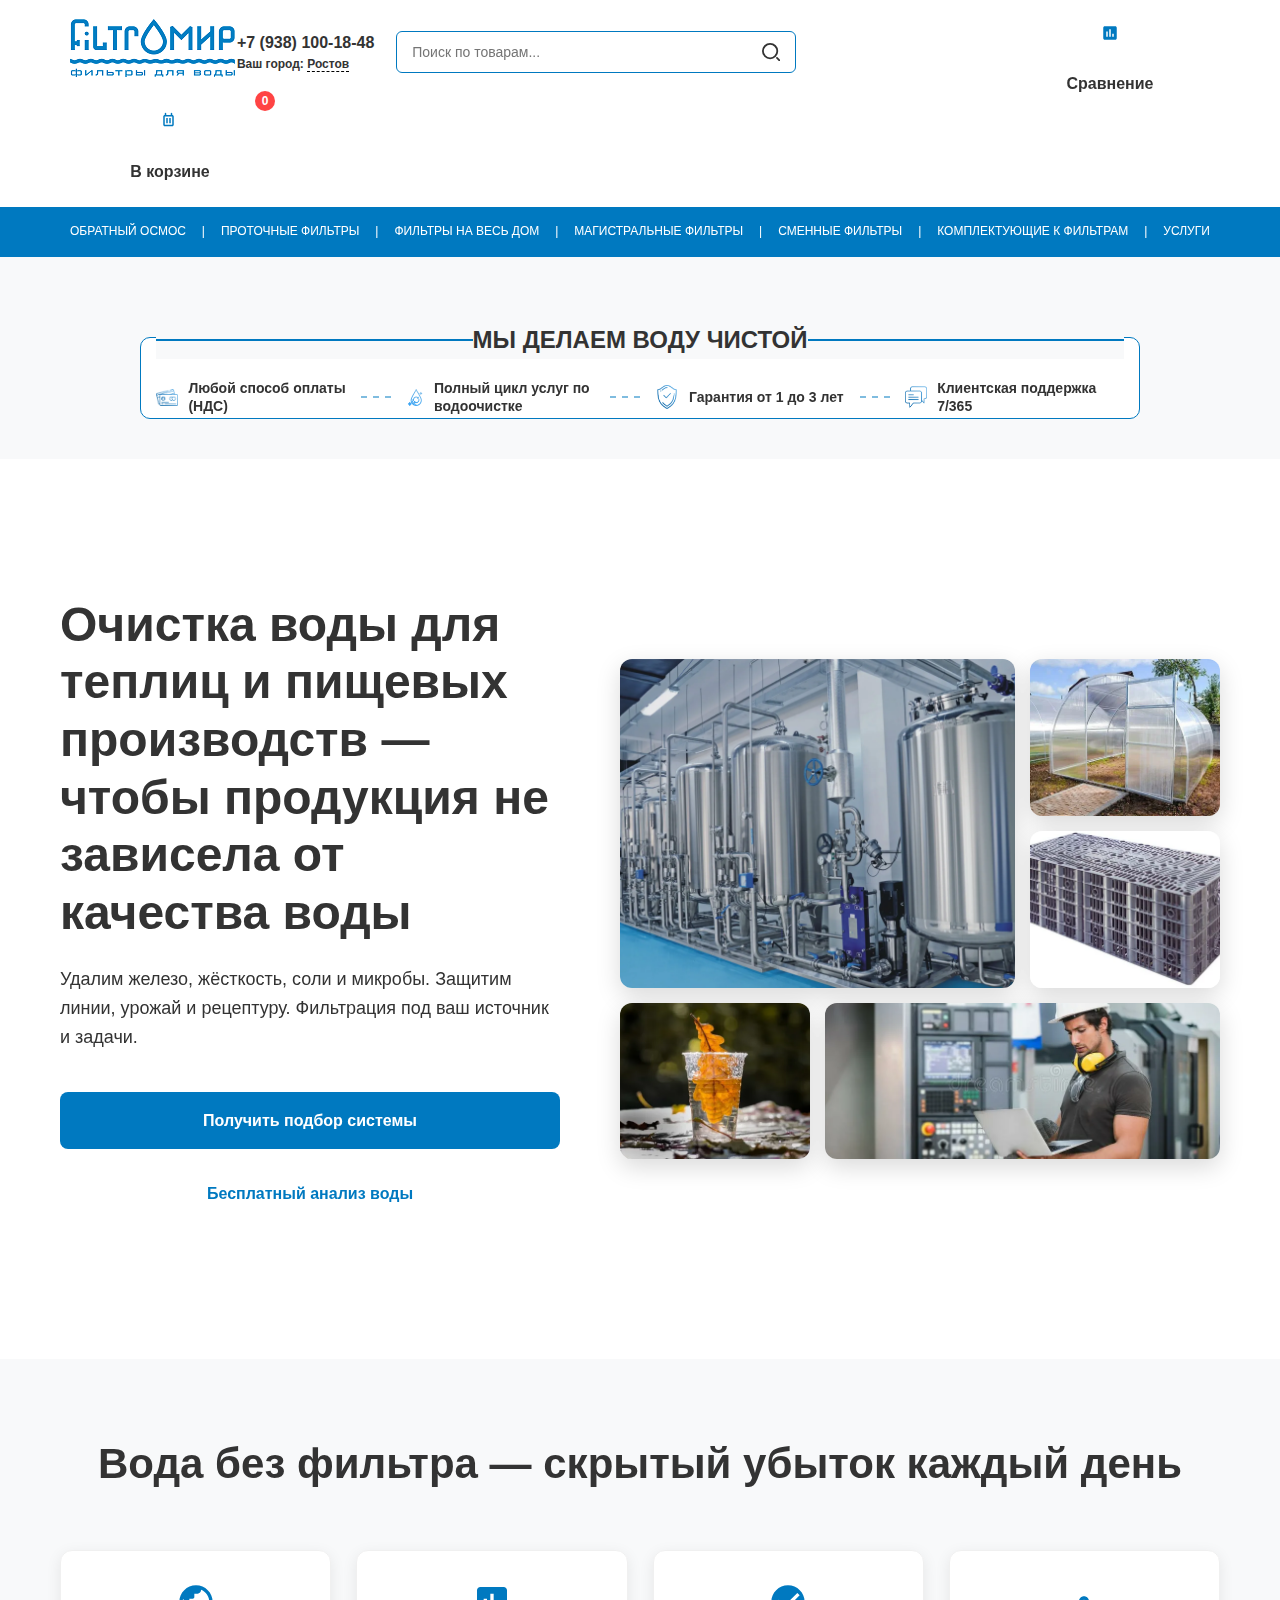
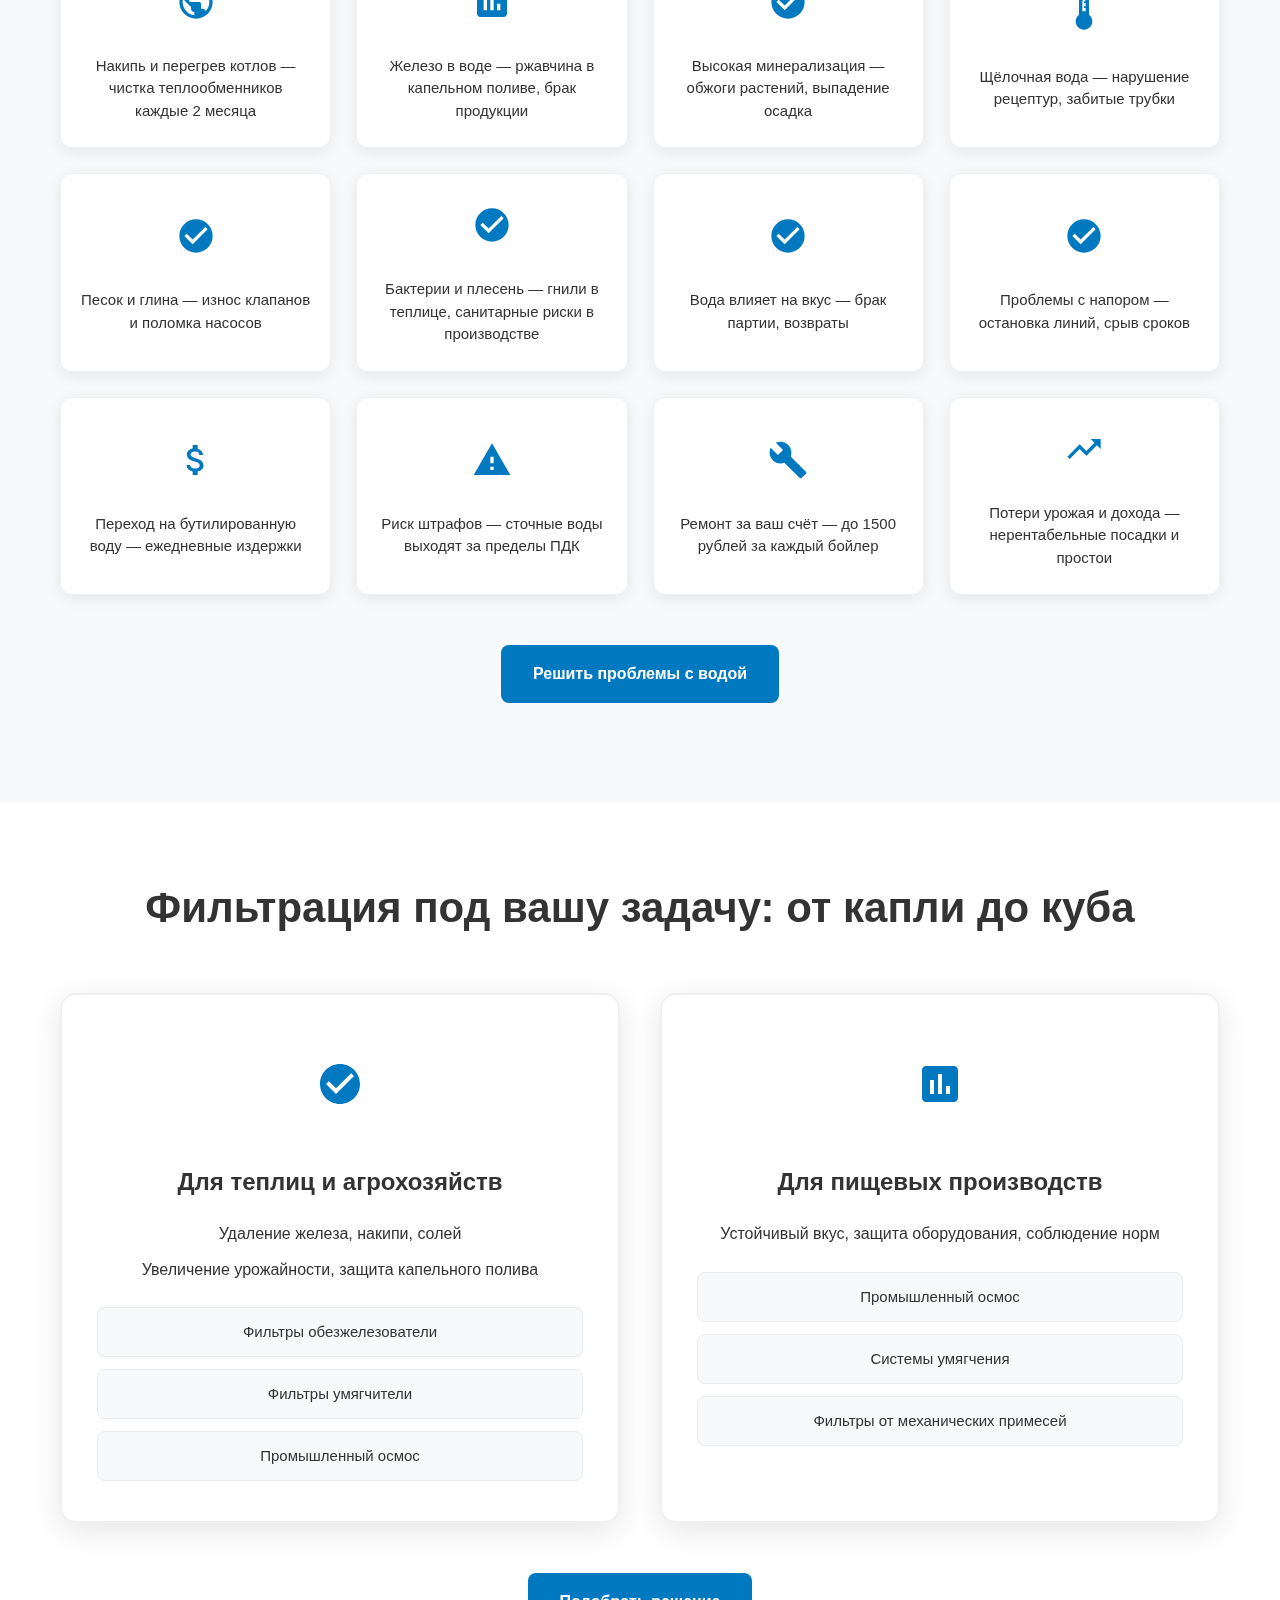
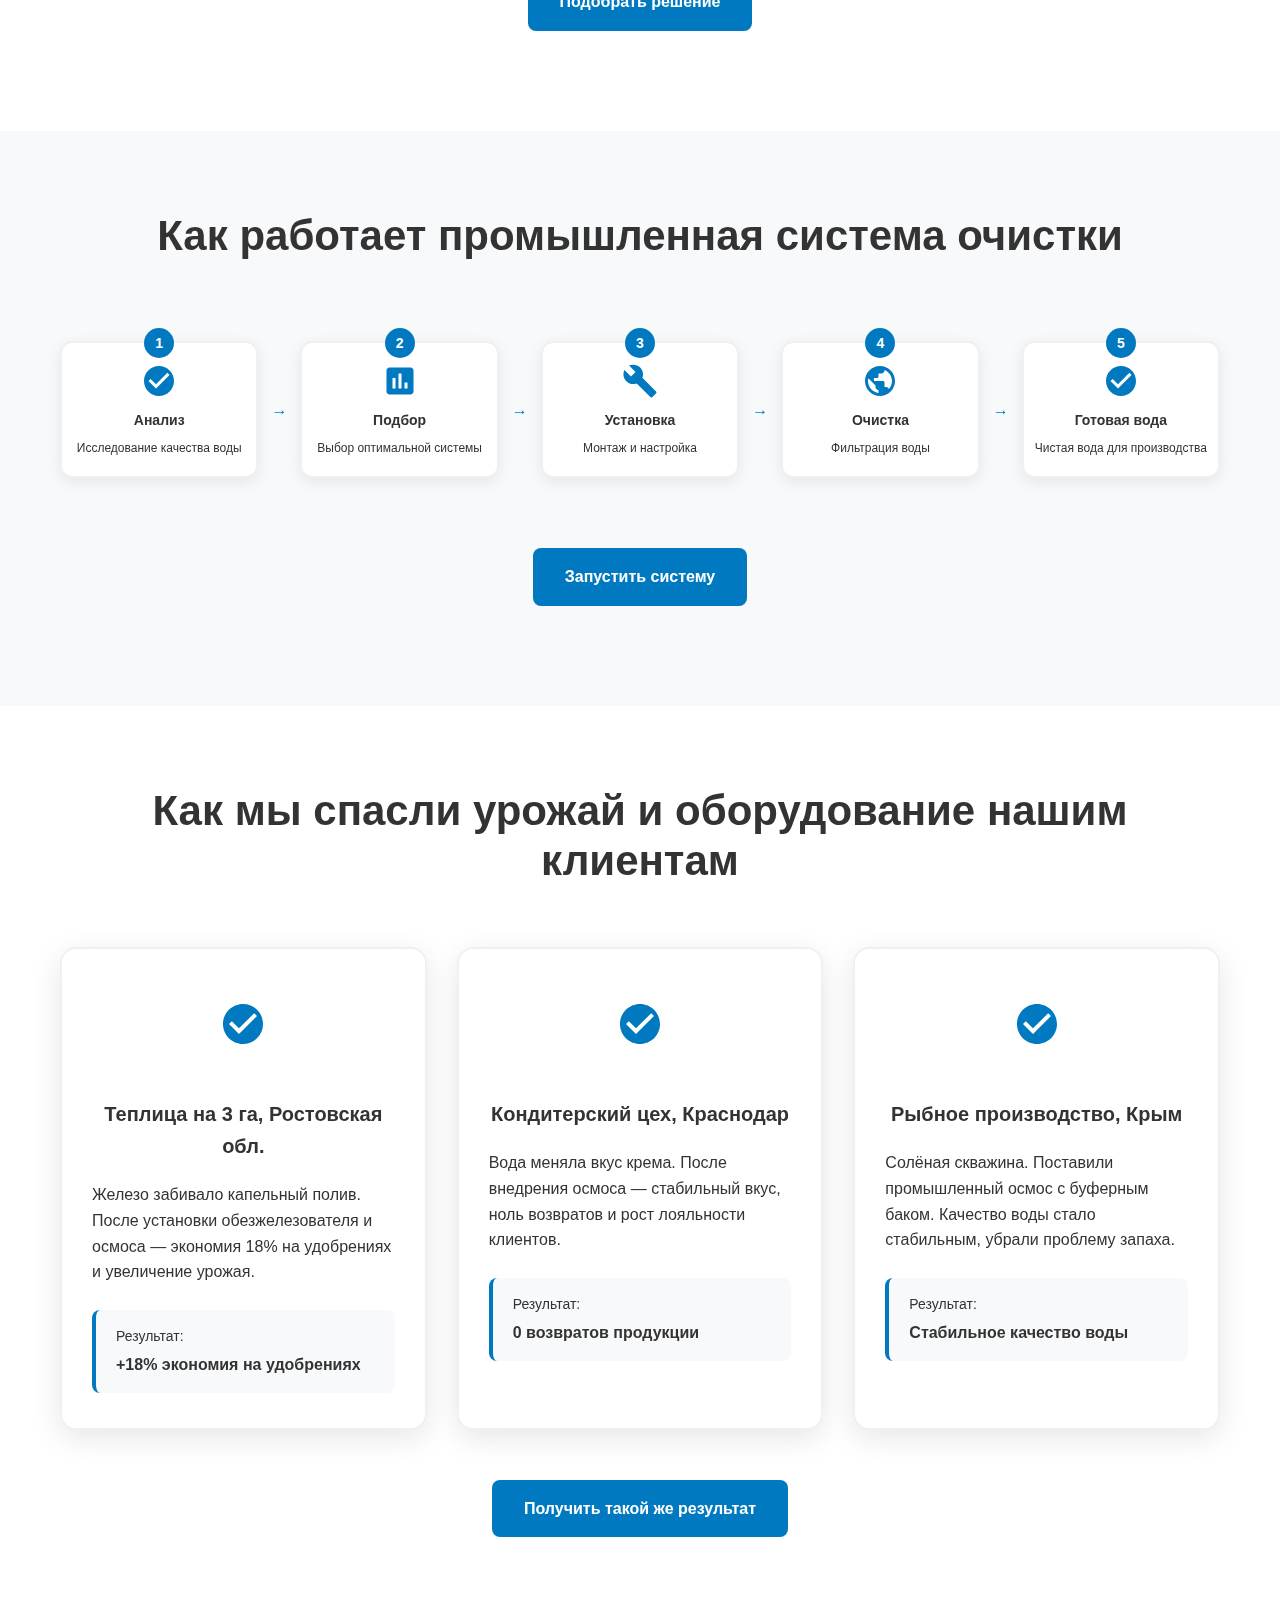
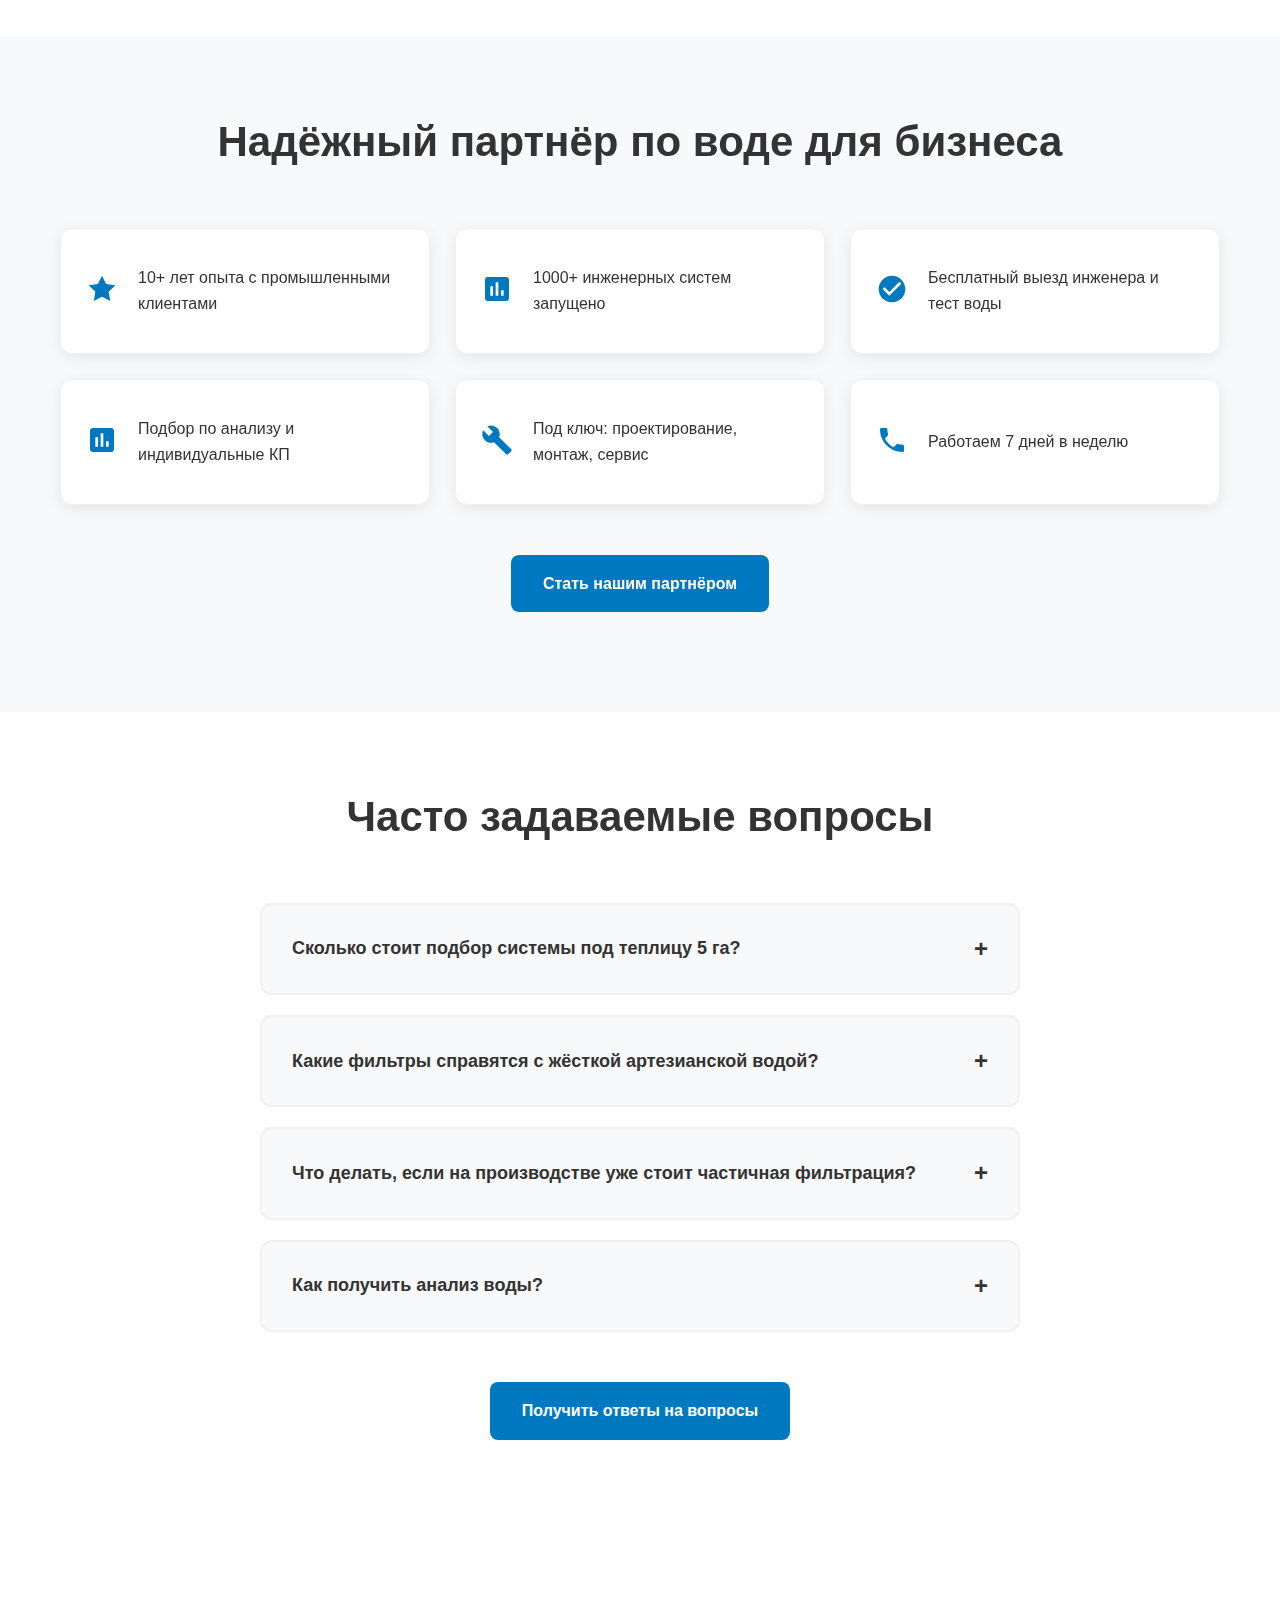
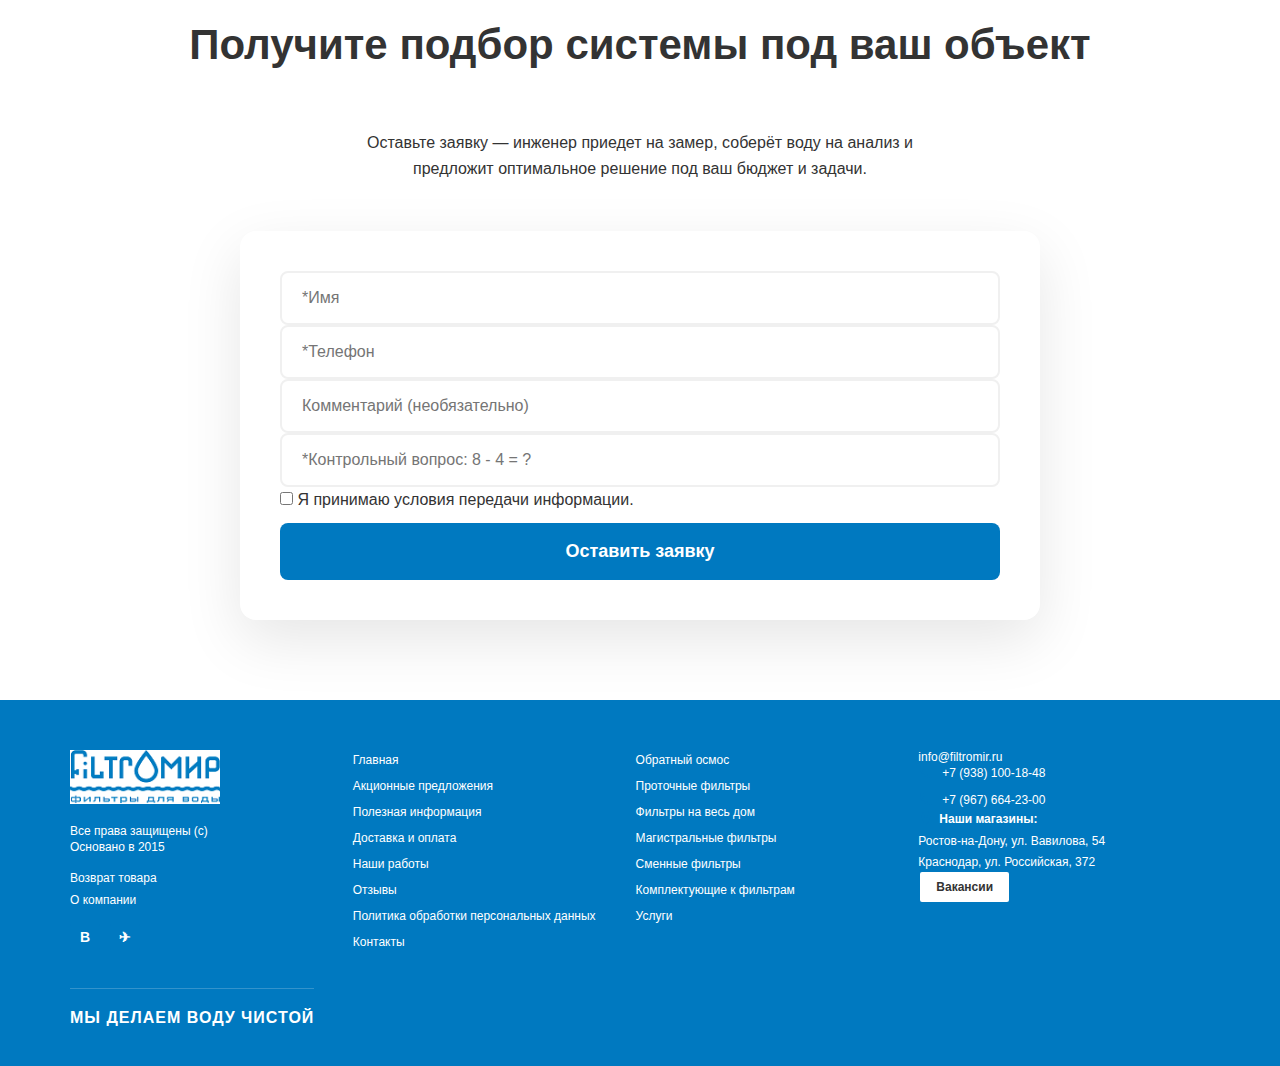
<file: пища и теплицы/index.html>
<!DOCTYPE html>
<html lang="ru">
<head>
    <meta charset="UTF-8">
    <meta name="viewport" content="width=device-width, initial-scale=1.0">
    <title>Промышленные фильтры для воды — чистота, урожай и стабильность вашего производства</title>
    <link rel="stylesheet" href="styles.css">
</head>
<body>
    <div class="header__bottom">
        <div class="wrapper">
            <span class="logo"><img width="165" height="59" src="img/logo.png" title="ФильтроМир - фильтры для воды" alt="Фильтры для воды в Ростове-на-Дону по самым низким ценам"></span>
            
            <div class="header__bottom_item header__bottom_phone">
                <div class="header__bottom_item-text">
                    <a href="tel:+79381001848">+7 (938) 100-18-48</a>
                    <div>
                        <a class="open_modal" style="display: inline; font-size: 12px">Ваш город: </a><a class="open_modal" href="#city__click" style="display: inline; border-bottom: 1px dashed black; font-size: 12px;">Ростов</a>
                    </div>
                </div>
            </div>
            
            <div class="header__bottom_wrap">
                <form action="/products" class="block__search" target="_top">
                    <input type="text" id="title-search-input" name="keyword" value="" placeholder="Поиск по товарам..." autocomplete="off">
                    <button type="submit">
                        <svg width="18" height="18" viewBox="0 0 20 20" fill="none">
                            <circle cx="9" cy="9" r="8" stroke="currentColor" stroke-width="2"/>
                            <path d="m21 21-4.35-4.35" stroke="currentColor" stroke-width="2" stroke-linecap="round"/>
                        </svg>
                    </button>
                </form>
            </div>
            
            <iframe src="https://yandex.ru/sprav/widget/rating-badge/23080508950?type=rating" width="150" height="50" frameborder="0" class="ya-rate"></iframe>
            
            <div class="header__bottom_item header__bottom_comparison">
                <a href="https://filtromir.ru/compare" class="btn btn__icon">
                    <svg width="18" height="18" viewBox="0 0 24 24" fill="#0079c0">
                        <path d="M19 3H5c-1.1 0-2 .9-2 2v14c0 1.1.9 2 2 2h14c1.1 0 2-.9 2-2V5c0-1.1-.9-2-2-2zM9 17H7v-7h2v7zm4 0h-2V7h2v10zm4 0h-2v-4h2v4z"/>
                    </svg>
                </a>
                <div class="header__bottom_item-text">
                    <a href="https://filtromir.ru/compare">Сравнение</a>
                </div>
            </div>
            
            <div class="header__bottom_item header__bottom_basket" id="cart_informer">
                <a href="cart" class="btn btn__icon">
                    <svg width="18" height="18" viewBox="0 0 24 24" fill="#0079c0">
                        <path d="M7 4V2c0-.55-.45-1-1-1s-1 .45-1 1v2c-1.1 0-2 .9-2 2v11c0 1.1.9 2 2 2h10c1.1 0 2-.9 2-2V6c0-1.1-.9-2-2-2V2c0-.55-.45-1-1-1s-1 .45-1 1v2H7zm-2 2h10v11H5V6zm2 2v7h2V8H7zm4 0v7h2V8h-2zm4 0v7h2V8h-2z"/>
                    </svg>
                    <div class="quantity">0</div>
                </a>
                <div class="header__bottom_item-text">
                    <a href="cart">В корзине</a>
                </div>
            </div>
        </div>
    </div>
    
    <div class="header__menu">
        <div class="wrapper">
            <nav class="header__menu-nav">
                <a href="#" class="header__menu-link">ОБРАТНЫЙ ОСМОС</a>
                <span class="menu-separator">|</span>
                <a href="#" class="header__menu-link">ПРОТОЧНЫЕ ФИЛЬТРЫ</a>
                <span class="menu-separator">|</span>
                <a href="#" class="header__menu-link">ФИЛЬТРЫ НА ВЕСЬ ДОМ</a>
                <span class="menu-separator">|</span>
                <a href="#" class="header__menu-link">МАГИСТРАЛЬНЫЕ ФИЛЬТРЫ</a>
                <span class="menu-separator">|</span>
                <a href="#" class="header__menu-link">СМЕННЫЕ ФИЛЬТРЫ</a>
                <span class="menu-separator">|</span>
                <a href="#" class="header__menu-link">КОМПЛЕКТУЮЩИЕ К ФИЛЬТРАМ</a>
                <span class="menu-separator">|</span>
                <a href="#" class="header__menu-link">УСЛУГИ</a>
            </nav>
        </div>
    </div>
    
    <section class="benefits">
        <div class="benefits-container">
            <h2 class="benefits-title">МЫ ДЕЛАЕМ ВОДУ ЧИСТОЙ</h2>
            <div class="benefits-grid">
                <div class="benefit-item">
                    <div class="benefit-icon">
                        <img src="img/nds.png" alt="НДС" class="benefit-img">
                    </div>
                    <div class="benefit-text">Любой способ оплаты (НДС)</div>
                </div>
                
                <div class="benefit-item">
                    <div class="benefit-icon">
                        <img src="img/voda.png" alt="Вода" class="benefit-img">
                    </div>
                    <div class="benefit-text">Полный цикл услуг по водоочистке</div>
                </div>
                
                <div class="benefit-item">
                    <div class="benefit-icon">
                        <img src="img/shield.png" alt="Гарантия" class="benefit-img">
                    </div>
                    <div class="benefit-text">Гарантия от 1 до 3 лет</div>
                </div>
                
                <div class="benefit-item">
                    <div class="benefit-icon">
                        <img src="img/chat.png" alt="Поддержка" class="benefit-img">
                    </div>
                    <div class="benefit-text">Клиентская поддержка 7/365</div>
                </div>
            </div>
        </div>
    </section>

    <section class="hero">
        <div class="hero-container">
            <div class="hero-content">
                <h1 class="hero-title">Очистка воды для теплиц и пищевых производств — чтобы продукция не зависела от качества воды</h1>
                <p class="hero-description">
                    Удалим железо, жёсткость, соли и микробы. Защитим линии, урожай и рецептуру. Фильтрация под ваш источник и задачи.
                </p>
                <div class="hero-buttons">
                    <a href="#contactForm" class="btn btn-primary">Получить подбор системы</a>
                    <a href="#contactForm" class="btn btn-secondary">Бесплатный анализ воды</a>
                </div>
            </div>
            <div class="hero-image">
                <div class="hero-image-collage">
                    <div class="collage-item collage-main">
                        <img src="img/i.webp" alt="Теплица с системой полива" class="collage-img">
                    </div>
                    <div class="collage-item collage-secondary">
                        <img src="img/i (1).webp" alt="Пищевое производство" class="collage-img">
                    </div>
                    <div class="collage-item collage-filter">
                        <img src="img/i (2).webp" alt="Промышленная система фильтрации" class="collage-img">
                    </div>
                    <div class="collage-item collage-water">
                        <img src="img/i (3).webp" alt="Чистая вода" class="collage-img">
                    </div>
                    <div class="collage-item collage-engineer">
                        <img src="img/i (4).webp" alt="Инженер проверяет установку" class="collage-img">
                    </div>
                </div>
            </div>
        </div>
    </section>

    <section class="problems">
        <div class="problems-container">
            <h2 class="problems-title">Вода без фильтра — скрытый убыток каждый день</h2>
            
            <div class="problems-grid">
                <div class="problem-card">
                    <div class="problem-icon">
                        <svg width="40" height="40" viewBox="0 0 24 24" fill="#0079c0">
                            <path d="M12 2C6.48 2 2 6.48 2 12s4.48 10 10 10 10-4.48 10-10S17.52 2 12 2zm-1 17.93c-3.94-.49-7-3.85-7-7.93 0-.62.08-1.21.21-1.79L9 15v1c0 1.1.9 2 2 2v1.93zm6.9-2.54c-.26-.81-1-1.39-1.9-1.39h-1v-3c0-.55-.45-1-1-1H8v-2h2c.55 0 1-.45 1-1V7h2c1.1 0 2-.9 2-2v-.41c2.93 1.19 5 4.06 5 7.41 0 2.08-.8 3.97-2.1 5.39z"/>
                        </svg>
                    </div>
                    <p class="problem-text">Накипь и перегрев котлов — чистка теплообменников каждые 2 месяца</p>
                </div>

                <div class="problem-card">
                    <div class="problem-icon">
                        <svg width="40" height="40" viewBox="0 0 24 24" fill="#0079c0">
                            <path d="M19 3H5c-1.1 0-2 .9-2 2v14c0 1.1.9 2 2 2h14c1.1 0 2-.9 2-2V5c0-1.1-.9-2-2-2zM9 17H7v-7h2v7zm4 0h-2V7h2v10zm4 0h-2v-4h2v4z"/>
                        </svg>
                    </div>
                    <p class="problem-text">Железо в воде — ржавчина в капельном поливе, брак продукции</p>
                </div>

                <div class="problem-card">
                    <div class="problem-icon">
                        <svg width="40" height="40" viewBox="0 0 24 24" fill="#0079c0">
                            <path d="M12 2C6.48 2 2 6.48 2 12s4.48 10 10 10 10-4.48 10-10S17.52 2 12 2zm-2 15l-5-5 1.41-1.41L10 14.17l7.59-7.59L19 8l-9 9z"/>
                        </svg>
                    </div>
                    <p class="problem-text">Высокая минерализация — обжоги растений, выпадение осадка</p>
                </div>

                <div class="problem-card">
                    <div class="problem-icon">
                        <svg width="40" height="40" viewBox="0 0 24 24" fill="#0079c0">
                            <path d="M15 13V5c0-1.66-1.34-3-3-3S9 3.34 9 5v8c-1.21.91-2 2.37-2 4 0 2.76 2.24 5 5 5s5-2.24 5-5c0-1.63-.79-3.09-2-4zm-4-8c0-.55.45-1 1-1s1 .45 1 1h-1v1h1v2h-1v1h1v2h-2V5z"/>
                        </svg>
                    </div>
                    <p class="problem-text">Щёлочная вода — нарушение рецептур, забитые трубки</p>
                </div>

                <div class="problem-card">
                    <div class="problem-icon">
                        <svg width="40" height="40" viewBox="0 0 24 24" fill="#0079c0">
                            <path d="M12 2C6.48 2 2 6.48 2 12s4.48 10 10 10 10-4.48 10-10S17.52 2 12 2zm-2 15l-5-5 1.41-1.41L10 14.17l7.59-7.59L19 8l-9 9z"/>
                        </svg>
                    </div>
                    <p class="problem-text">Песок и глина — износ клапанов и поломка насосов</p>
                </div>

                <div class="problem-card">
                    <div class="problem-icon">
                        <svg width="40" height="40" viewBox="0 0 24 24" fill="#0079c0">
                            <path d="M12 2C6.48 2 2 6.48 2 12s4.48 10 10 10 10-4.48 10-10S17.52 2 12 2zm-2 15l-5-5 1.41-1.41L10 14.17l7.59-7.59L19 8l-9 9z"/>
                        </svg>
                    </div>
                    <p class="problem-text">Бактерии и плесень — гнили в теплице, санитарные риски в производстве</p>
                </div>

                <div class="problem-card">
                    <div class="problem-icon">
                        <svg width="40" height="40" viewBox="0 0 24 24" fill="#0079c0">
                            <path d="M12 2C6.48 2 2 6.48 2 12s4.48 10 10 10 10-4.48 10-10S17.52 2 12 2zm-2 15l-5-5 1.41-1.41L10 14.17l7.59-7.59L19 8l-9 9z"/>
                        </svg>
                    </div>
                    <p class="problem-text">Вода влияет на вкус — брак партии, возвраты</p>
                </div>

                <div class="problem-card">
                    <div class="problem-icon">
                        <svg width="40" height="40" viewBox="0 0 24 24" fill="#0079c0">
                            <path d="M12 2C6.48 2 2 6.48 2 12s4.48 10 10 10 10-4.48 10-10S17.52 2 12 2zm-2 15l-5-5 1.41-1.41L10 14.17l7.59-7.59L19 8l-9 9z"/>
                        </svg>
                    </div>
                    <p class="problem-text">Проблемы с напором — остановка линий, срыв сроков</p>
                </div>

                <div class="problem-card">
                    <div class="problem-icon">
                        <svg width="40" height="40" viewBox="0 0 24 24" fill="#0079c0">
                            <path d="M11.8 10.9c-2.27-.59-3-1.2-3-2.15 0-1.09 1.01-1.85 2.7-1.85 1.78 0 2.44.85 2.5 2.1h2.21c-.07-1.72-1.12-3.3-3.21-3.81V3h-3v2.16c-1.94.42-3.5 1.68-3.5 3.61 0 2.31 1.91 3.46 4.7 4.13 2.5.6 3 1.48 3 2.41 0 .69-.49 1.79-2.7 1.79-2.06 0-2.87-.92-2.98-2.1h-2.2c.12 2.19 1.76 3.42 3.68 3.83V21h3v-2.15c1.95-.37 3.5-1.5 3.5-3.55 0-2.84-2.43-3.81-4.7-4.4z"/>
                        </svg>
                    </div>
                    <p class="problem-text">Переход на бутилированную воду — ежедневные издержки</p>
                </div>

                <div class="problem-card">
                    <div class="problem-icon">
                        <svg width="40" height="40" viewBox="0 0 24 24" fill="#0079c0">
                            <path d="M1 21h22L12 2 1 21zm12-3h-2v-2h2v2zm0-4h-2v-4h2v4z"/>
                        </svg>
                    </div>
                    <p class="problem-text">Риск штрафов — сточные воды выходят за пределы ПДК</p>
                </div>

                <div class="problem-card">
                    <div class="problem-icon">
                        <svg width="40" height="40" viewBox="0 0 24 24" fill="#0079c0">
                            <path d="M22.7 19l-9.1-9.1c.9-2.3.4-5-1.5-6.9-2-2-5-2.4-7.4-1.3L9 6 6 9 1.6 4.7C.4 7.1.9 10.1 2.9 12.1c1.9 1.9 4.6 2.4 6.9 1.5l9.1 9.1c.4.4 1 .4 1.4 0l2.3-2.3c.5-.4.5-1.1.1-1.4z"/>
                        </svg>
                    </div>
                    <p class="problem-text">Ремонт за ваш счёт — до 1500 рублей за каждый бойлер</p>
                </div>

                <div class="problem-card">
                    <div class="problem-icon">
                        <svg width="40" height="40" viewBox="0 0 24 24" fill="#0079c0">
                            <path d="M16 6l2.29 2.29-4.88 4.88-4-4L2 16.59 3.41 18l6-6 4 4 6.3-6.29L22 12V6z"/>
                        </svg>
                    </div>
                    <p class="problem-text">Потери урожая и дохода — нерентабельные посадки и простои</p>
                </div>
            </div>
            
            <div class="problems-cta">
                <a href="#contactForm" class="btn btn-primary">Решить проблемы с водой</a>
            </div>
        </div>
    </section>

    <section class="solutions">
        <div class="solutions-container">
            <h2 class="solutions-title">Фильтрация под вашу задачу: от капли до куба</h2>
            
            <div class="solutions-grid">
                <div class="solution-card">
                    <div class="solution-icon">
                        <svg width="48" height="48" viewBox="0 0 24 24" fill="#0079c0">
                            <path d="M12 2C6.48 2 2 6.48 2 12s4.48 10 10 10 10-4.48 10-10S17.52 2 12 2zm-2 15l-5-5 1.41-1.41L10 14.17l7.59-7.59L19 8l-9 9z"/>
                        </svg>
                    </div>
                    <h3 class="solution-title">Для теплиц и агрохозяйств</h3>
                    <div class="solution-description">
                        <p>Удаление железа, накипи, солей</p>
                        <p>Увеличение урожайности, защита капельного полива</p>
                    </div>
                    <div class="solution-products">
                        <div class="product-item">Фильтры обезжелезователи</div>
                        <div class="product-item">Фильтры умягчители</div>
                        <div class="product-item">Промышленный осмос</div>
                    </div>
                </div>

                <div class="solution-card">
                    <div class="solution-icon">
                        <svg width="48" height="48" viewBox="0 0 24 24" fill="#0079c0">
                            <path d="M19 3H5c-1.1 0-2 .9-2 2v14c0 1.1.9 2 2 2h14c1.1 0 2-.9 2-2V5c0-1.1-.9-2-2-2zM9 17H7v-7h2v7zm4 0h-2V7h2v10zm4 0h-2v-4h2v4z"/>
                        </svg>
                    </div>
                    <h3 class="solution-title">Для пищевых производств</h3>
                    <div class="solution-description">
                        <p>Устойчивый вкус, защита оборудования, соблюдение норм</p>
                    </div>
                    <div class="solution-products">
                        <div class="product-item">Промышленный осмос</div>
                        <div class="product-item">Системы умягчения</div>
                        <div class="product-item">Фильтры от механических примесей</div>
                    </div>
                </div>
            </div>
            
            <div class="solutions-cta">
                <a href="#contactForm" class="btn btn-primary">Подобрать решение</a>
            </div>
        </div>
    </section>

    <section class="filtration-scheme">
        <div class="scheme-container">
            <h2 class="scheme-title">Как работает промышленная система очистки</h2>
            
            <div class="scheme-flow">
                <div class="scheme-step">
                    <div class="step-number">1</div>
                    <div class="step-icon">
                        <svg width="48" height="48" viewBox="0 0 24 24" fill="#0079c0">
                            <path d="M12 2C6.48 2 2 6.48 2 12s4.48 10 10 10 10-4.48 10-10S17.52 2 12 2zm-2 15l-5-5 1.41-1.41L10 14.17l7.59-7.59L19 8l-9 9z"/>
                        </svg>
                    </div>
                    <h3 class="step-title">Анализ</h3>
                    <p class="step-description">Исследование качества воды</p>
                </div>
                
                <div class="scheme-arrow">→</div>
                
                <div class="scheme-step">
                    <div class="step-number">2</div>
                    <div class="step-icon">
                        <svg width="48" height="48" viewBox="0 0 24 24" fill="#0079c0">
                            <path d="M19 3H5c-1.1 0-2 .9-2 2v14c0 1.1.9 2 2 2h14c1.1 0 2-.9 2-2V5c0-1.1-.9-2-2-2zM9 17H7v-7h2v7zm4 0h-2V7h2v10zm4 0h-2v-4h2v4z"/>
                        </svg>
                    </div>
                    <h3 class="step-title">Подбор</h3>
                    <p class="step-description">Выбор оптимальной системы</p>
                </div>
                
                <div class="scheme-arrow">→</div>
                
                <div class="scheme-step">
                    <div class="step-number">3</div>
                    <div class="step-icon">
                        <svg width="48" height="48" viewBox="0 0 24 24" fill="#0079c0">
                            <path d="M22.7 19l-9.1-9.1c.9-2.3.4-5-1.5-6.9-2-2-5-2.4-7.4-1.3L9 6 6 9 1.6 4.7C.4 7.1.9 10.1 2.9 12.1c1.9 1.9 4.6 2.4 6.9 1.5l9.1 9.1c.4.4 1 .4 1.4 0l2.3-2.3c.5-.4.5-1.1.1-1.4z"/>
                        </svg>
                    </div>
                    <h3 class="step-title">Установка</h3>
                    <p class="step-description">Монтаж и настройка</p>
                </div>
                
                <div class="scheme-arrow">→</div>
                
                <div class="scheme-step">
                    <div class="step-number">4</div>
                    <div class="step-icon">
                        <svg width="48" height="48" viewBox="0 0 24 24" fill="#0079c0">
                            <path d="M12 2C6.48 2 2 6.48 2 12s4.48 10 10 10 10-4.48 10-10S17.52 2 12 2zm-1 17.93c-3.94-.49-7-3.85-7-7.93 0-.62.08-1.21.21-1.79L9 15v1c0 1.1.9 2 2 2v1.93zm6.9-2.54c-.26-.81-1-1.39-1.9-1.39h-1v-3c0-.55-.45-1-1-1H8v-2h2c.55 0 1-.45 1-1V7h2c1.1 0 2-.9 2-2v-.41c2.93 1.19 5 4.06 5 7.41 0 2.08-.8 3.97-2.1 5.39z"/>
                        </svg>
                    </div>
                    <h3 class="step-title">Очистка</h3>
                    <p class="step-description">Фильтрация воды</p>
                </div>
                
                <div class="scheme-arrow">→</div>
                
                <div class="scheme-step">
                    <div class="step-number">5</div>
                    <div class="step-icon">
                        <svg width="48" height="48" viewBox="0 0 24 24" fill="#0079c0">
                            <path d="M12 2C6.48 2 2 6.48 2 12s4.48 10 10 10 10-4.48 10-10S17.52 2 12 2zm-2 15l-5-5 1.41-1.41L10 14.17l7.59-7.59L19 8l-9 9z"/>
                        </svg>
                    </div>
                    <h3 class="step-title">Готовая вода</h3>
                    <p class="step-description">Чистая вода для производства</p>
                </div>
            </div>
            
            <div class="scheme-cta">
                <a href="#contactForm" class="btn btn-primary">Запустить систему</a>
            </div>
        </div>
    </section>

    <section class="cases">
        <div class="cases-container">
            <h2 class="cases-title">Как мы спасли урожай и оборудование нашим клиентам</h2>
            
            <div class="cases-grid">
                <div class="case-card">
                    <div class="case-icon">
                        <svg width="48" height="48" viewBox="0 0 24 24" fill="#0079c0">
                            <path d="M12 2C6.48 2 2 6.48 2 12s4.48 10 10 10 10-4.48 10-10S17.52 2 12 2zm-2 15l-5-5 1.41-1.41L10 14.17l7.59-7.59L19 8l-9 9z"/>
                        </svg>
                    </div>
                    <h3 class="case-title">Теплица на 3 га, Ростовская обл.</h3>
                    <p class="case-description">
                        Железо забивало капельный полив. После установки обезжелезователя и осмоса — экономия 18% на удобрениях и увеличение урожая.
                    </p>
                    <div class="case-result">
                        <span class="result-label">Результат:</span>
                        <span class="result-value">+18% экономия на удобрениях</span>
                    </div>
                </div>

                <div class="case-card">
                    <div class="case-icon">
                        <svg width="48" height="48" viewBox="0 0 24 24" fill="#0079c0">
                            <path d="M12 2C6.48 2 2 6.48 2 12s4.48 10 10 10 10-4.48 10-10S17.52 2 12 2zm-2 15l-5-5 1.41-1.41L10 14.17l7.59-7.59L19 8l-9 9z"/>
                        </svg>
                    </div>
                    <h3 class="case-title">Кондитерский цех, Краснодар</h3>
                    <p class="case-description">
                        Вода меняла вкус крема. После внедрения осмоса — стабильный вкус, ноль возвратов и рост лояльности клиентов.
                    </p>
                    <div class="case-result">
                        <span class="result-label">Результат:</span>
                        <span class="result-value">0 возвратов продукции</span>
                    </div>
                </div>

                <div class="case-card">
                    <div class="case-icon">
                        <svg width="48" height="48" viewBox="0 0 24 24" fill="#0079c0">
                            <path d="M12 2C6.48 2 2 6.48 2 12s4.48 10 10 10 10-4.48 10-10S17.52 2 12 2zm-2 15l-5-5 1.41-1.41L10 14.17l7.59-7.59L19 8l-9 9z"/>
                        </svg>
                    </div>
                    <h3 class="case-title">Рыбное производство, Крым</h3>
                    <p class="case-description">
                        Солёная скважина. Поставили промышленный осмос с буферным баком. Качество воды стало стабильным, убрали проблему запаха.
                    </p>
                    <div class="case-result">
                        <span class="result-label">Результат:</span>
                        <span class="result-value">Стабильное качество воды</span>
                    </div>
                </div>
            </div>
            
            <div class="cases-cta">
                <a href="#contactForm" class="btn btn-primary">Получить такой же результат</a>
            </div>
        </div>
    </section>

    <section class="advantages">
        <div class="advantages-container">
            <h2 class="advantages-title">Надёжный партнёр по воде для бизнеса</h2>
            
            <div class="advantages-grid">
                <div class="advantage-item">
                    <div class="advantage-icon">
                        <svg width="32" height="32" viewBox="0 0 24 24" fill="#0079c0">
                            <path d="M12 2l3.09 6.26L22 9.27l-5 4.87 1.18 6.88L12 17.77l-6.18 3.25L7 14.14 2 9.27l6.91-1.01L12 2z"/>
                        </svg>
                    </div>
                    <p class="advantage-text">10+ лет опыта с промышленными клиентами</p>
                </div>

                <div class="advantage-item">
                    <div class="advantage-icon">
                        <svg width="32" height="32" viewBox="0 0 24 24" fill="#0079c0">
                            <path d="M19 3H5c-1.1 0-2 .9-2 2v14c0 1.1.9 2 2 2h14c1.1 0 2-.9 2-2V5c0-1.1-.9-2-2-2zM9 17H7v-7h2v7zm4 0h-2V7h2v10zm4 0h-2v-4h2v4z"/>
                        </svg>
                    </div>
                    <p class="advantage-text">1000+ инженерных систем запущено</p>
                </div>

                <div class="advantage-item">
                    <div class="advantage-icon">
                        <svg width="32" height="32" viewBox="0 0 24 24" fill="#0079c0">
                            <path d="M12 2C6.48 2 2 6.48 2 12s4.48 10 10 10 10-4.48 10-10S17.52 2 12 2zm-2 15l-5-5 1.41-1.41L10 14.17l7.59-7.59L19 8l-9 9z"/>
                        </svg>
                    </div>
                    <p class="advantage-text">Бесплатный выезд инженера и тест воды</p>
                </div>

                <div class="advantage-item">
                    <div class="advantage-icon">
                        <svg width="32" height="32" viewBox="0 0 24 24" fill="#0079c0">
                            <path d="M19 3H5c-1.1 0-2 .9-2 2v14c0 1.1.9 2 2 2h14c1.1 0 2-.9 2-2V5c0-1.1-.9-2-2-2zM9 17H7v-7h2v7zm4 0h-2V7h2v10zm4 0h-2v-4h2v4z"/>
                        </svg>
                    </div>
                    <p class="advantage-text">Подбор по анализу и индивидуальные КП</p>
                </div>

                <div class="advantage-item">
                    <div class="advantage-icon">
                        <svg width="32" height="32" viewBox="0 0 24 24" fill="#0079c0">
                            <path d="M22.7 19l-9.1-9.1c.9-2.3.4-5-1.5-6.9-2-2-5-2.4-7.4-1.3L9 6 6 9 1.6 4.7C.4 7.1.9 10.1 2.9 12.1c1.9 1.9 4.6 2.4 6.9 1.5l9.1 9.1c.4.4 1 .4 1.4 0l2.3-2.3c.5-.4.5-1.1.1-1.4z"/>
                        </svg>
                    </div>
                    <p class="advantage-text">Под ключ: проектирование, монтаж, сервис</p>
                </div>


                <div class="advantage-item">
                    <div class="advantage-icon">
                        <svg width="32" height="32" viewBox="0 0 24 24" fill="#0079c0">
                            <path d="M6.62 10.79c1.44 2.83 3.76 5.14 6.59 6.59l2.2-2.2c.27-.27.67-.36 1.02-.24 1.12.37 2.33.57 3.57.57.55 0 1 .45 1 1V20c0 .55-.45 1-1 1-9.39 0-17-7.61-17-17 0-.55.45-1 1-1h3.5c.55 0 1 .45 1 1 0 1.25.2 2.45.57 3.57.11.35.03.74-.25 1.02l-2.2 2.2z"/>
                        </svg>
                    </div>
                    <p class="advantage-text">Работаем 7 дней в неделю</p>
                </div>
            </div>
            
            <div class="advantages-cta">
                <a href="#contactForm" class="btn btn-primary">Стать нашим партнёром</a>
            </div>
        </div>
    </section>

    <section class="faq">
        <div class="faq-container">
            <h2 class="faq-title">Часто задаваемые вопросы</h2>
            
            <div class="faq-list">
                <div class="faq-item">
                    <div class="faq-question">
                        <h3>Сколько стоит подбор системы под теплицу 5 га?</h3>
                        <span class="faq-toggle">+</span>
                    </div>
                    <div class="faq-answer">
                        <p>Стоимость системы зависит от качества исходной воды и требуемой производительности. Для теплицы 5 га обычно требуется система производительностью 10-15 м³/час. Цена комплексной системы начинается от 450 000 рублей. Точный расчёт делаем после анализа воды и технического задания.</p>
                    </div>
                </div>

                <div class="faq-item">
                    <div class="faq-question">
                        <h3>Какие фильтры справятся с жёсткой артезианской водой?</h3>
                        <span class="faq-toggle">+</span>
                    </div>
                    <div class="faq-answer">
                        <p>Для жёсткой артезианской воды рекомендуем комплексную систему: механическая очистка + обезжелезивание + умягчение ионообменными смолами. При очень высокой жёсткости (свыше 10 мг-экв/л) эффективен обратный осмос. Подбираем оптимальную схему после анализа воды.</p>
                    </div>
                </div>

                <div class="faq-item">
                    <div class="faq-question">
                        <h3>Что делать, если на производстве уже стоит частичная фильтрация?</h3>
                        <span class="faq-toggle">+</span>
                    </div>
                    <div class="faq-answer">
                        <p>Проводим аудит существующей системы и анализ воды на входе и выходе. Определяем, какие ступени очистки нужно добавить или модернизировать. Часто можно интегрировать новое оборудование в существующую схему, что экономит бюджет.</p>
                    </div>
                </div>

                <div class="faq-item">
                    <div class="faq-question">
                        <h3>Как получить анализ воды?</h3>
                        <span class="faq-toggle">+</span>
                    </div>
                    <div class="faq-answer">
                        <p>Предлагаем два варианта: экспресс-анализ на месте нашим инженером (бесплатно) или полный лабораторный анализ в аккредитованной лаборатории. Для промышленных систем рекомендуем расширенный анализ по 20+ показателям. Выезд инженера и забор проб — бесплатно.</p>
                    </div>
                </div>
            </div>
            
            <div class="faq-cta">
                <a href="#contactForm" class="btn btn-primary">Получить ответы на вопросы</a>
            </div>
        </div>
    </section>

    <section class="cta">
        <div class="cta-container">
            <div class="cta-content">
                <h2 class="cta-title">Получите подбор системы под ваш объект</h2>
                <p class="cta-description">
                    Оставьте заявку — инженер приедет на замер, соберёт воду на анализ и предложит оптимальное решение под ваш бюджет и задачи.
                </p>
            </div>
            
            <div class="cta-form-wrapper">
                <form class="cta-form" id="contactForm">
                    <div class="form-group">
                        <input type="text" id="name" name="name" placeholder="*Имя" required>
                    </div>
                    
                    <div class="form-group">
                        <input type="tel" id="phone" name="phone" placeholder="*Телефон" required>
                    </div>
                    
                    <div class="form-group">
                        <input type="text" id="comment" name="comment" placeholder="Комментарий (необязательно)">
                    </div>
                    
                    <div class="form-group">
                        <input type="text" id="captcha" name="captcha" placeholder="*Контрольный вопрос: 8 - 4 = ?" required>
                    </div>
                    
                    <div class="form-group checkbox-group">
                        <label class="checkbox-label">
                            <input type="checkbox" id="agreement" name="agreement" required>
                            <span class="checkbox-text">Я принимаю условия передачи информации.</span>
                        </label>
                    </div>
                    
                    <button type="submit" class="cta-submit">Оставить заявку</button>
                </form>
            </div>
        </div>
    </section>

    <footer class="footer">
        <div class="footer-container">
            <div class="footer-content">
                <div class="footer-left">
                    <div class="footer-logo">
                        <img src="img/logo.png" alt="ФильтроМир" class="footer-logo-img">
                    </div>
                    <div class="footer-copyright">
                        <p>Все права защищены (с)</p>
                        <p>Основано в 2015</p>
                    </div>
                    <div class="footer-links-left">
                        <a href="#">Возврат товара</a>
                        <a href="#">О компании</a>
                    </div>
                    <div class="footer-social">
                        <a href="#" class="social-icon vk-icon">B</a>
                        <a href="#" class="social-icon telegram-icon">✈</a>
                    </div>
                </div>
                
                <div class="footer-middle-left">
                    <ul class="footer-nav-links">
                        <li><a href="#">Главная</a></li>
                        <li><a href="#">Акционные предложения</a></li>
                        <li><a href="#">Полезная информация</a></li>
                        <li><a href="#">Доставка и оплата</a></li>
                        <li><a href="#">Наши работы</a></li>
                        <li><a href="#">Отзывы</a></li>
                        <li><a href="#">Политика обработки персональных данных</a></li>
                        <li><a href="#">Контакты</a></li>
                    </ul>
                </div>
                
                <div class="footer-middle-right">
                    <ul class="footer-product-links">
                        <li><a href="#">Обратный осмос</a></li>
                        <li><a href="#">Проточные фильтры</a></li>
                        <li><a href="#">Фильтры на весь дом</a></li>
                        <li><a href="#">Магистральные фильтры</a></li>
                        <li><a href="#">Сменные фильтры</a></li>
                        <li><a href="#">Комплектующие к фильтрам</a></li>
                        <li><a href="#">Услуги</a></li>
                    </ul>
                </div>
                
                <div class="footer-right">
                    <div class="footer-contact">
                        <p class="footer-email">info@filtromir.ru</p>
                        <div class="footer-phones">
                            <div class="phone-item">
                                <span class="phone-icon">
                                    <svg width="16" height="16" viewBox="0 0 24 24" fill="#0079c0">
                                        <path d="M6.62 10.79c1.44 2.83 3.76 5.14 6.59 6.59l2.2-2.2c.27-.27.67-.36 1.02-.24 1.12.37 2.33.57 3.57.57.55 0 1 .45 1 1V20c0 .55-.45 1-1 1-9.39 0-17-7.61-17-17 0-.55.45-1 1-1h3.5c.55 0 1 .45 1 1 0 1.25.2 2.45.57 3.57.11.35.03.74-.25 1.02l-2.2 2.2z"/>
                                    </svg>
                                </span>
                                <a href="tel:+79381001848">+7 (938) 100-18-48</a>
                            </div>
                            <div class="phone-item">
                                <span class="phone-icon">
                                    <svg width="16" height="16" viewBox="0 0 24 24" fill="#0079c0">
                                        <path d="M6.62 10.79c1.44 2.83 3.76 5.14 6.59 6.59l2.2-2.2c.27-.27.67-.36 1.02-.24 1.12.37 2.33.57 3.57.57.55 0 1 .45 1 1V20c0 .55-.45 1-1 1-9.39 0-17-7.61-17-17 0-.55.45-1 1-1h3.5c.55 0 1 .45 1 1 0 1.25.2 2.45.57 3.57.11.35.03.74-.25 1.02l-2.2 2.2z"/>
                                    </svg>
                                </span>
                                <a href="tel:+79676642300">+7 (967) 664-23-00</a>
                            </div>
                        </div>
                        <div class="footer-stores">
                            <div class="store-title">
                                <span class="location-icon">
                                    <svg width="16" height="16" viewBox="0 0 24 24" fill="#0079c0">
                                        <path d="M12 2C8.13 2 5 5.13 5 9c0 5.25 7 13 7 13s7-7.75 7-13c0-3.87-3.13-7-7-7zm0 9.5c-1.38 0-2.5-1.12-2.5-2.5s1.12-2.5 2.5-2.5 2.5 1.12 2.5 2.5-1.12 2.5-2.5 2.5z"/>
                                    </svg>
                                </span>
                                Наши магазины:
                            </div>
                            <p>Ростов-на-Дону, ул. Вавилова, 54</p>
                            <p>Краснодар, ул. Российская, 372</p>
                        </div>
                        <button class="vacancy-btn">Вакансии</button>
                    </div>
                </div>
            </div>
            
            <div class="footer-slogan">
                <p>МЫ ДЕЛАЕМ ВОДУ ЧИСТОЙ</p>
            </div>
        </div>
    </footer>

    <script>
        // FAQ аккордеон
        document.addEventListener('DOMContentLoaded', function() {
            const faqItems = document.querySelectorAll('.faq-item');
            
            faqItems.forEach(item => {
                const question = item.querySelector('.faq-question');
                
                question.addEventListener('click', () => {
                    const isActive = item.classList.contains('active');
                    
                    // Закрываем все остальные FAQ
                    faqItems.forEach(otherItem => {
                        otherItem.classList.remove('active');
                    });
                    
                    // Открываем текущий, если он не был активен
                    if (!isActive) {
                        item.classList.add('active');
                    }
                });
            });
            
            // Обработка формы
            const contactForm = document.getElementById('contactForm');
            
            contactForm.addEventListener('submit', function(e) {
                e.preventDefault();
                
                // Получаем данные формы
                const formData = new FormData(contactForm);
                const data = Object.fromEntries(formData);
                
                // Здесь можно добавить отправку данных на сервер
                console.log('Данные формы:', data);
                
                // Показываем сообщение об успешной отправке
                const submitBtn = contactForm.querySelector('.cta-submit');
                const originalText = submitBtn.textContent;
                
                submitBtn.textContent = 'Заявка отправлена!';
                submitBtn.style.background = '#4caf50';
                submitBtn.disabled = true;
                
                // Возвращаем кнопку в исходное состояние через 3 секунды
                setTimeout(() => {
                    submitBtn.textContent = originalText;
                    submitBtn.style.background = '#e91e63';
                    submitBtn.disabled = false;
                    contactForm.reset();
                }, 3000);
            });
        });
    </script>
</body>
</html>
</file>
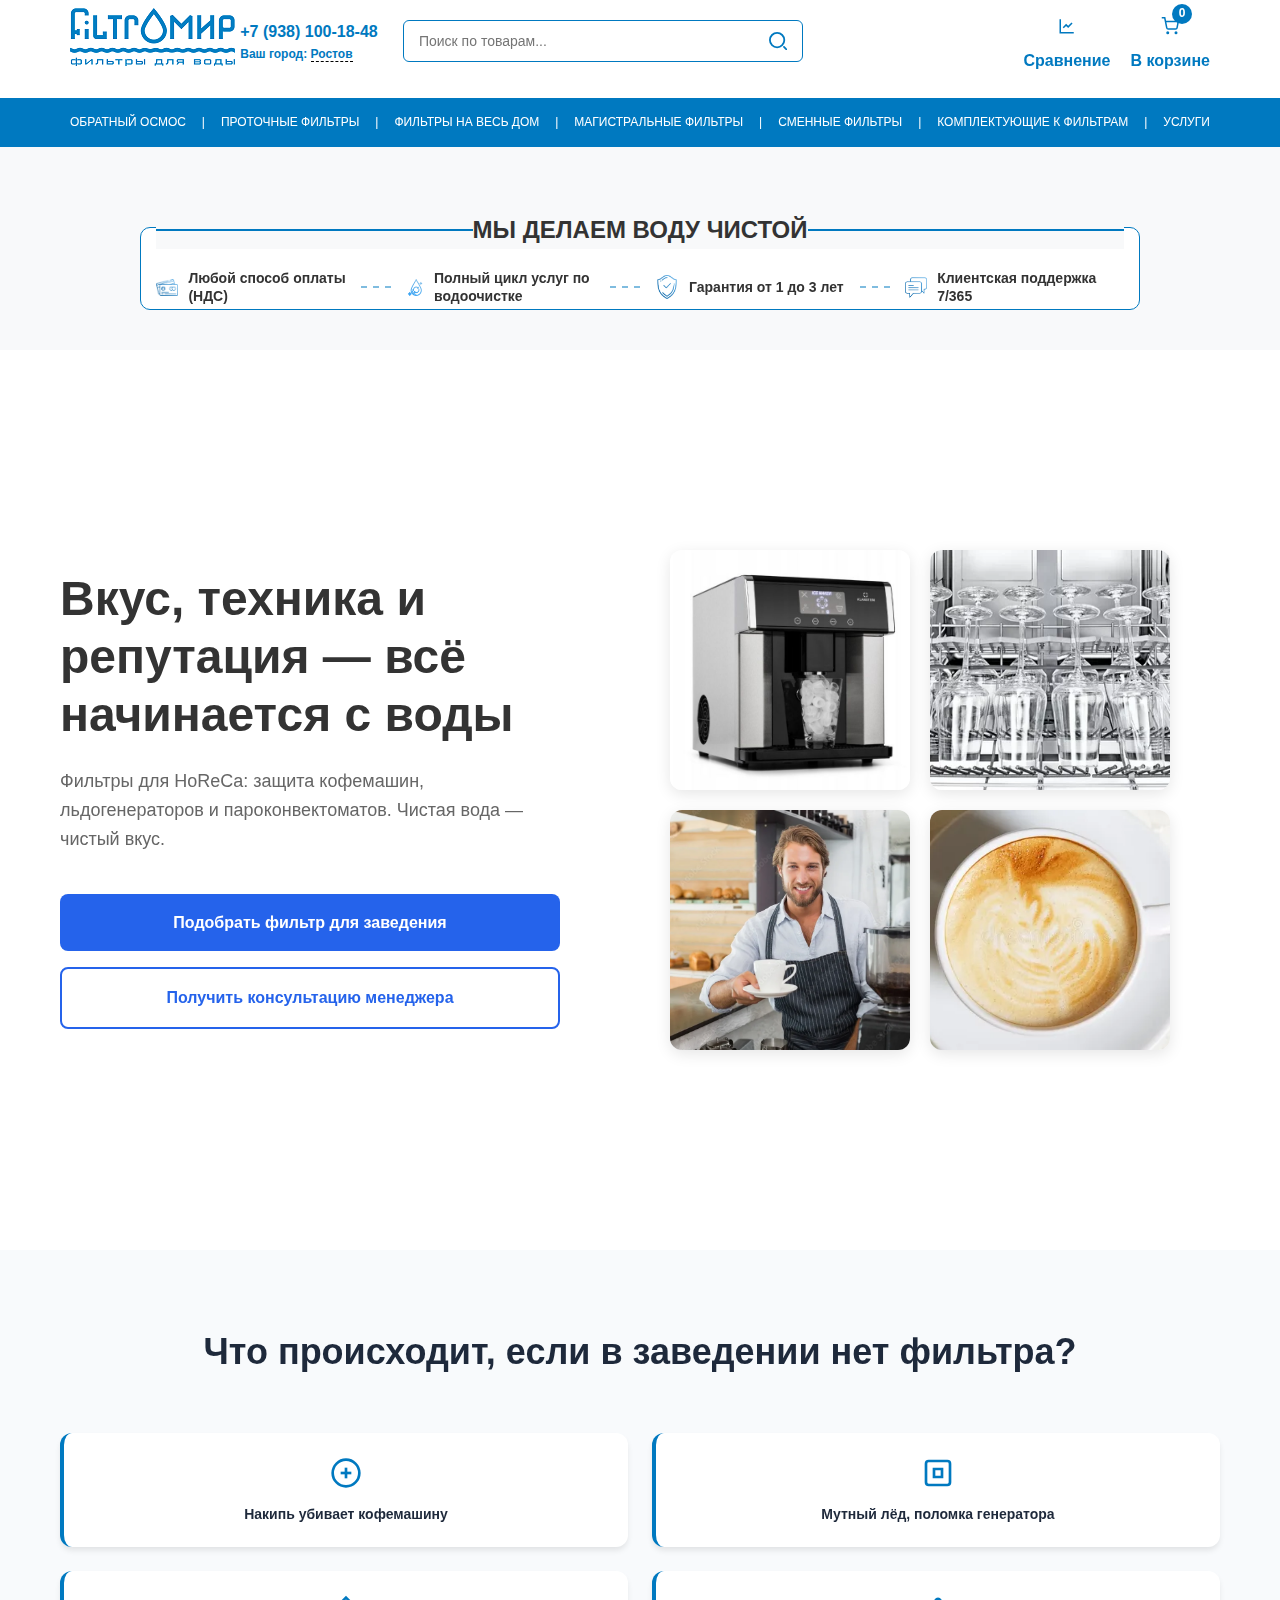
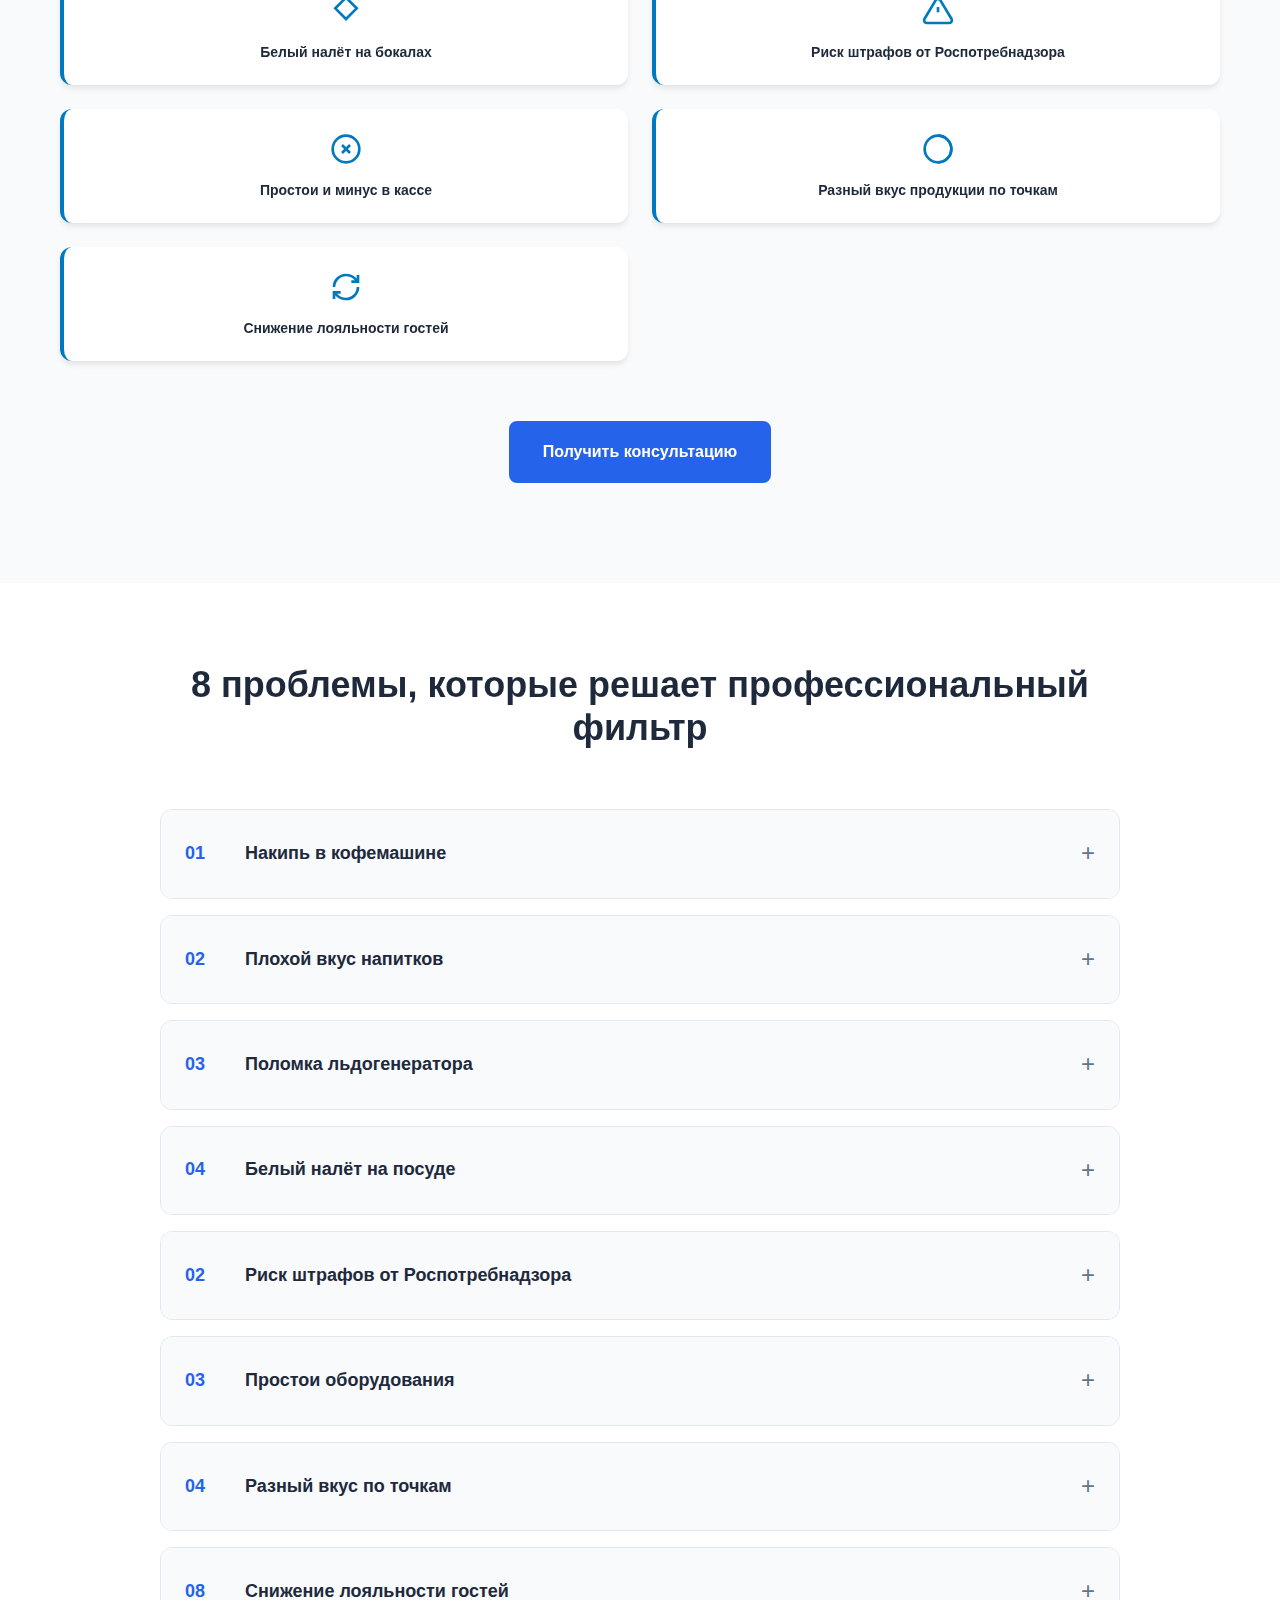
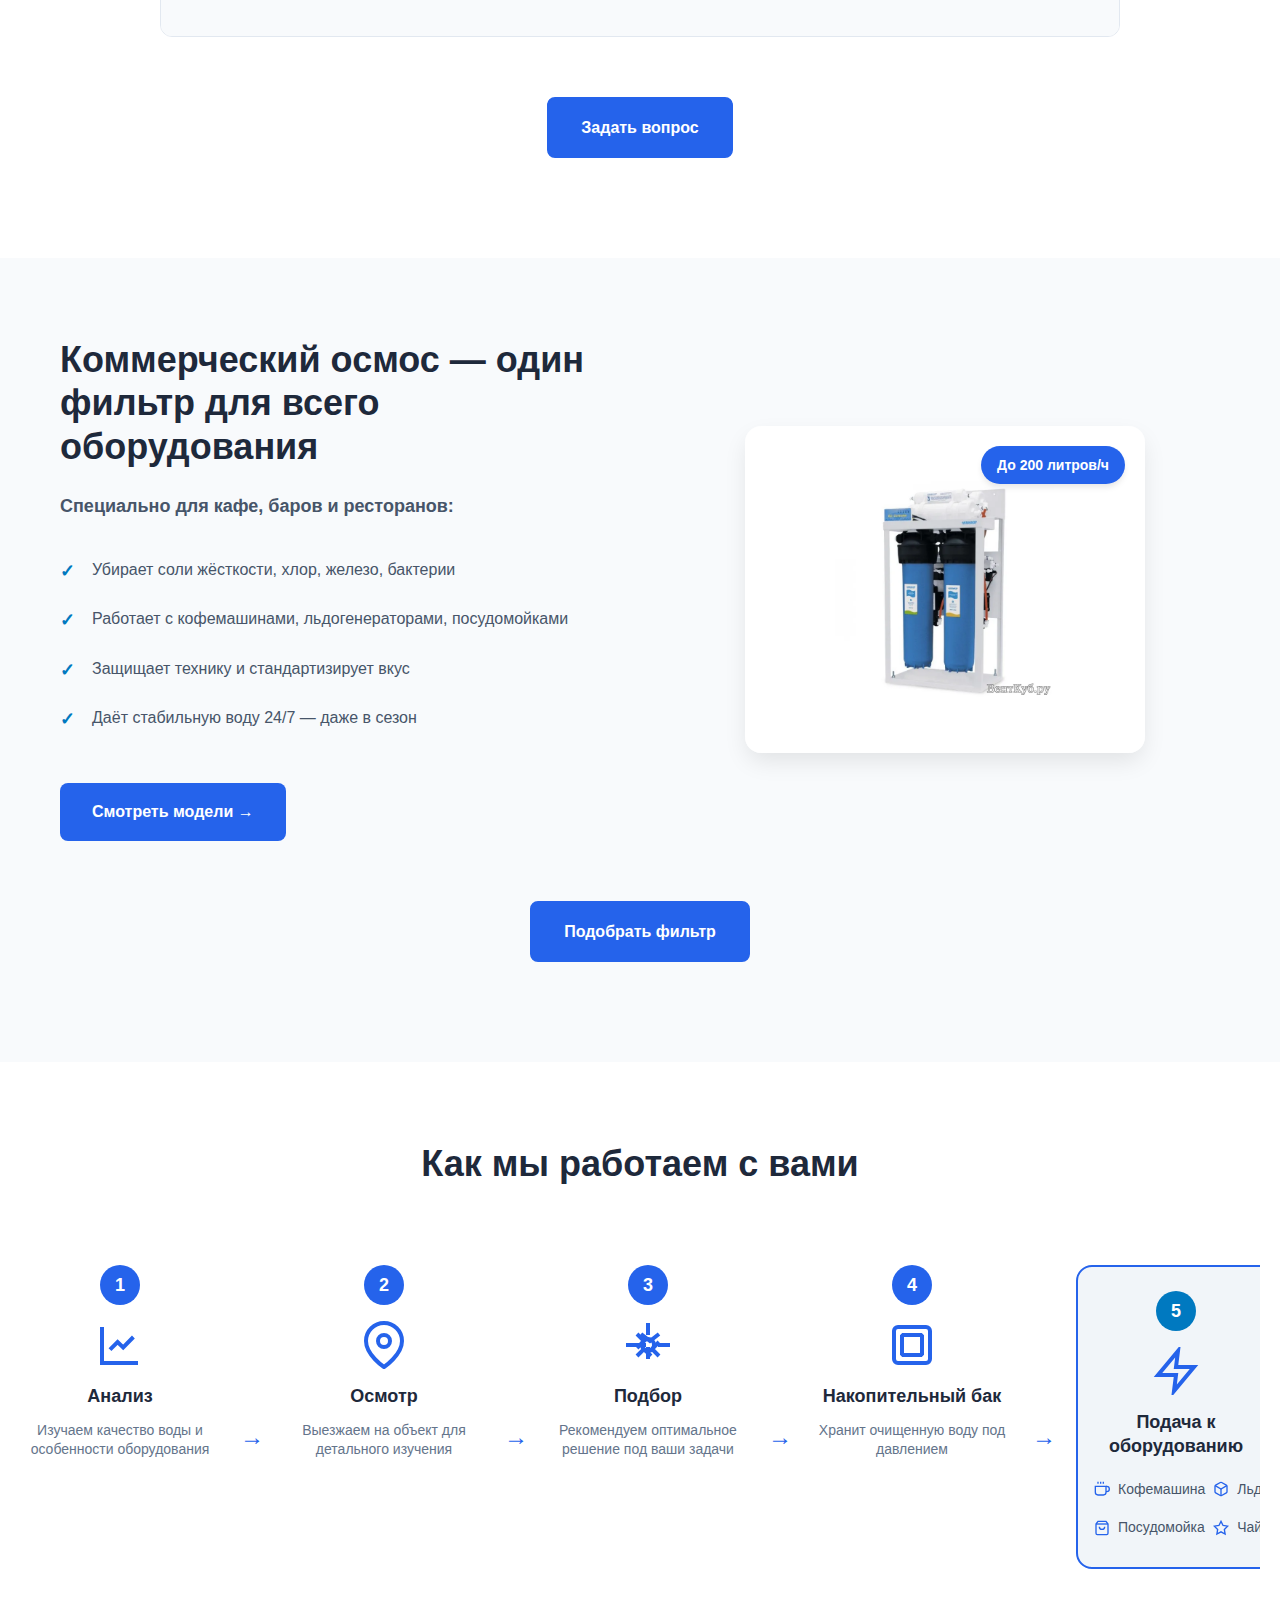
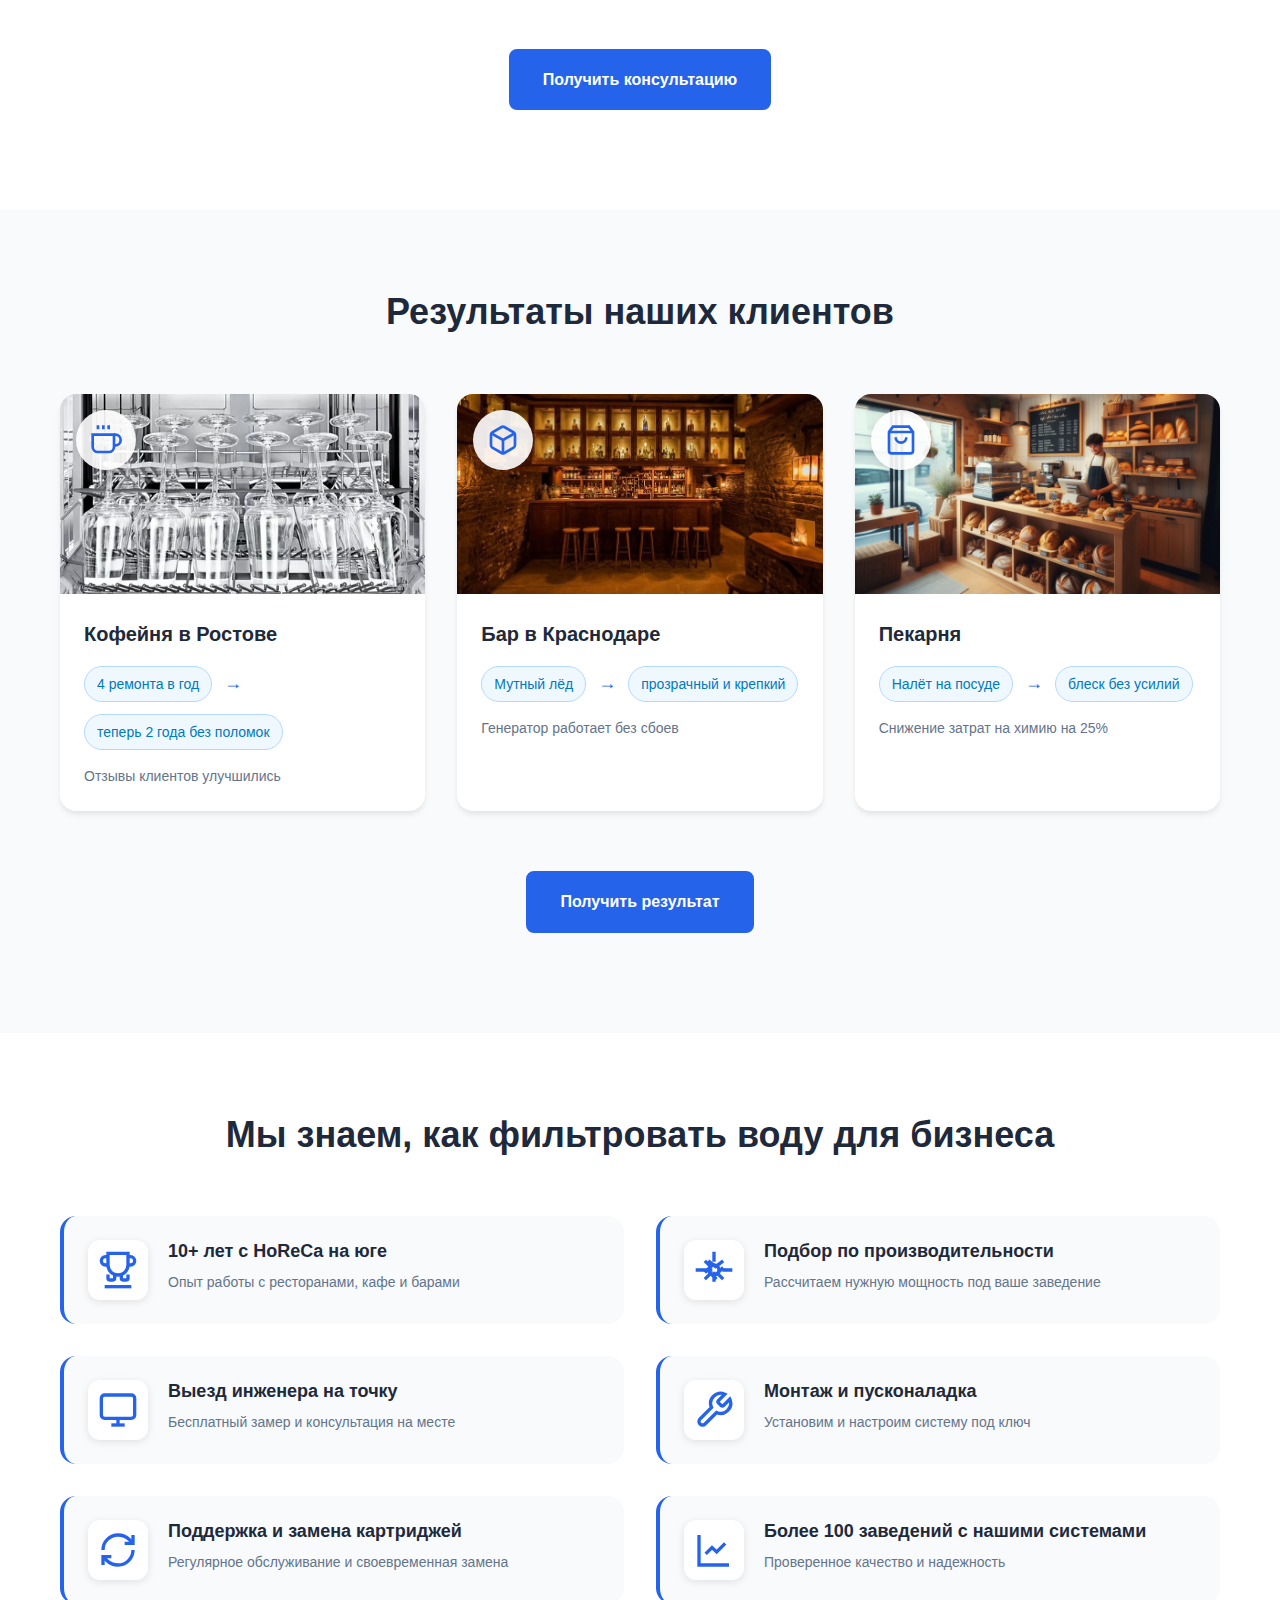
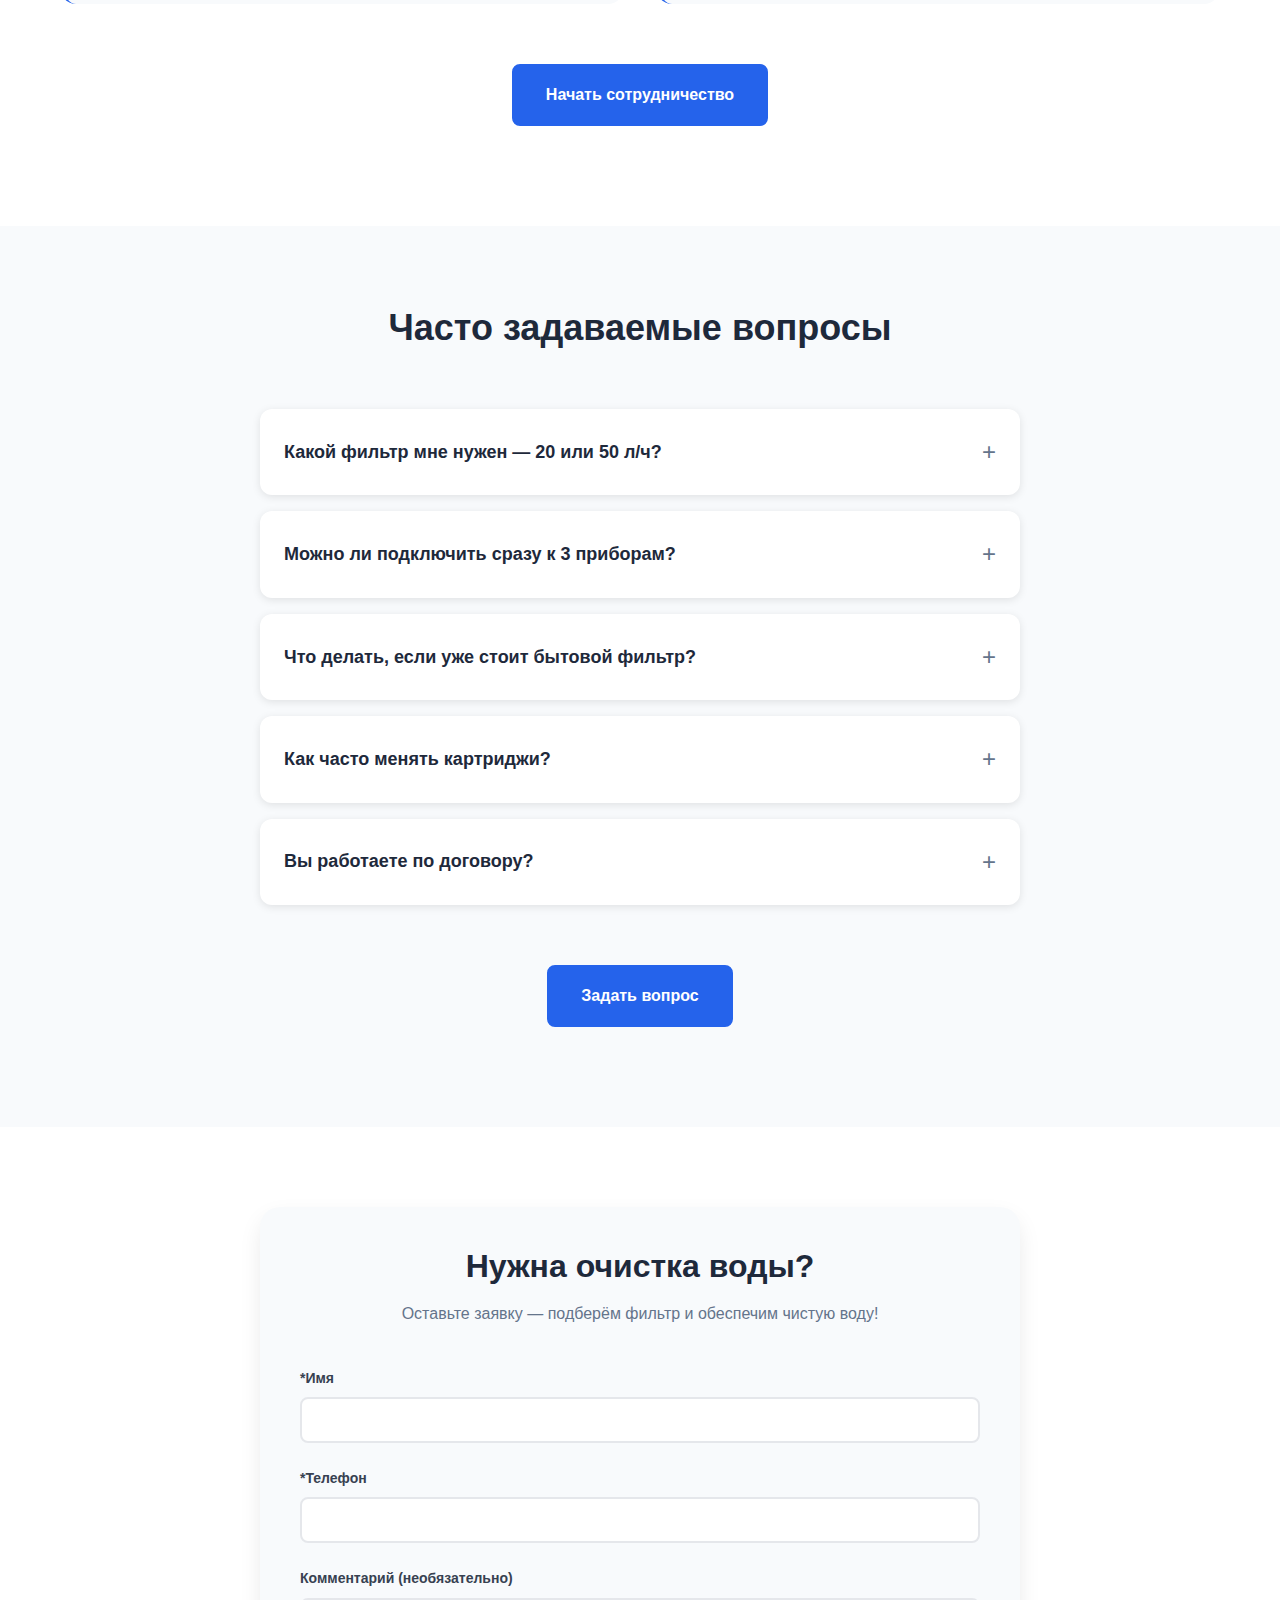
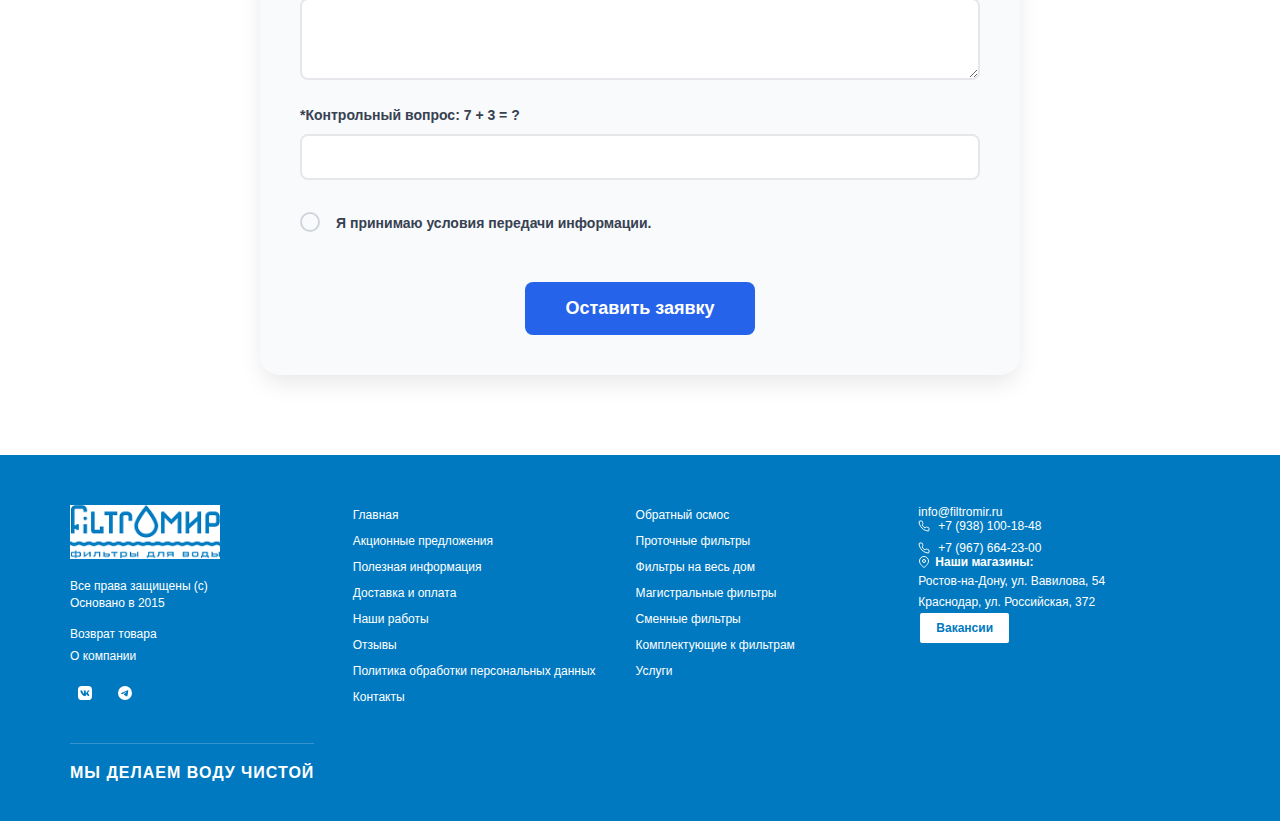
<file: хорека/index.html>
<!DOCTYPE html>
<html lang="ru">
<head>
    <meta charset="UTF-8">
    <meta name="viewport" content="width=device-width, initial-scale=1.0">
    <title>Фильтры очистки воды для HoReCa — кафе, баров и ресторанов</title>
    <link rel="stylesheet" href="styles.css">
</head>
<body>
    <div class="header__bottom">
        <div class="wrapper">
            <span class="logo"><img width="165" height="59" src="img/logo.png" title="ФильтроМир - фильтры для воды" alt="Фильтры для воды в Ростове-на-Дону по самым низким ценам"></span>
            
            <div class="header__bottom_item header__bottom_phone">
                <div class="header__bottom_item-text">
                    <a href="tel:+79381001848">+7 (938) 100-18-48</a>
                    <div>
                        <a class="open_modal" style="display: inline; font-size: 12px">Ваш город: </a><a class="open_modal" href="#city__click" style="display: inline; border-bottom: 1px dashed black; font-size: 12px;">Ростов</a>
                    </div>
                </div>
            </div>
            
            <div class="header__bottom_wrap">
                <form action="/products" class="block__search" target="_top">
                    <input type="text" id="title-search-input" name="keyword" value="" placeholder="Поиск по товарам..." autocomplete="off">
                    <button type="submit">
                        <svg width="18" height="18" viewBox="0 0 20 20" fill="none">
                            <circle cx="9" cy="9" r="8" stroke="currentColor" stroke-width="2"/>
                            <path d="m21 21-4.35-4.35" stroke="currentColor" stroke-width="2" stroke-linecap="round"/>
                        </svg>
                    </button>
                </form>
            </div>
            
            <iframe src="https://yandex.ru/sprav/widget/rating-badge/23080508950?type=rating" width="150" height="50" frameborder="0" class="ya-rate"></iframe>
            
            <div class="flex compare-and-cart">
                <div class="header__bottom_item header__bottom_comparison">
                    <a href="https://filtromir.ru/compare" class="btn btn__icon">
                        <svg width="18" height="18" viewBox="0 0 24 24" fill="none" stroke="currentColor" stroke-width="2">
                            <path d="M3 3v18h18"/>
                            <path d="M18.7 8l-5.1 5.2-2.8-2.7L7 14.3"/>
                        </svg>
                    </a>
                    <div class="header__bottom_item-text">
                        <a href="https://filtromir.ru/compare">Сравнение</a>
                    </div>
                </div>
                
                <div class="header__bottom_item header__bottom_basket" id="cart_informer">
                    <a href="cart" class="btn btn__icon">
                        <svg width="18" height="18" viewBox="0 0 24 24" fill="none" stroke="currentColor" stroke-width="2">
                            <circle cx="9" cy="21" r="1"/>
                            <circle cx="20" cy="21" r="1"/>
                            <path d="M1 1h4l2.68 13.39a2 2 0 0 0 2 1.61h9.72a2 2 0 0 0 2-1.61L23 6H6"/>
                        </svg>
                        <div class="quantity">0</div>
                    </a>
                    <div class="header__bottom_item-text">
                        <a href="cart">В корзине</a>
                    </div>
                </div>
            </div>
        </div>
    </div>
    
    <div class="header__menu">
        <div class="wrapper">
            <nav class="header__menu-nav">
                <a href="#" class="header__menu-link">ОБРАТНЫЙ ОСМОС</a>
                <span class="menu-separator">|</span>
                <a href="#" class="header__menu-link">ПРОТОЧНЫЕ ФИЛЬТРЫ</a>
                <span class="menu-separator">|</span>
                <a href="#" class="header__menu-link">ФИЛЬТРЫ НА ВЕСЬ ДОМ</a>
                <span class="menu-separator">|</span>
                <a href="#" class="header__menu-link">МАГИСТРАЛЬНЫЕ ФИЛЬТРЫ</a>
                <span class="menu-separator">|</span>
                <a href="#" class="header__menu-link">СМЕННЫЕ ФИЛЬТРЫ</a>
                <span class="menu-separator">|</span>
                <a href="#" class="header__menu-link">КОМПЛЕКТУЮЩИЕ К ФИЛЬТРАМ</a>
                <span class="menu-separator">|</span>
                <a href="#" class="header__menu-link">УСЛУГИ</a>
            </nav>
        </div>
    </div>
    
    <section class="benefits">
        <div class="benefits-container">
            <h2 class="benefits-title">МЫ ДЕЛАЕМ ВОДУ ЧИСТОЙ</h2>
            <div class="benefits-grid">
                <div class="benefit-item">
                    <div class="benefit-icon">
                        <img src="img/nds.png" alt="НДС" class="benefit-img">
                    </div>
                    <div class="benefit-text">Любой способ оплаты (НДС)</div>
                </div>
                
                <div class="benefit-item">
                    <div class="benefit-icon">
                        <img src="img/voda.png" alt="Вода" class="benefit-img">
                    </div>
                    <div class="benefit-text">Полный цикл услуг по водоочистке</div>
                </div>
                
                <div class="benefit-item">
                    <div class="benefit-icon">
                        <img src="img/shield.png" alt="Гарантия" class="benefit-img">
                    </div>
                    <div class="benefit-text">Гарантия от 1 до 3 лет</div>
                </div>
                
                <div class="benefit-item">
                    <div class="benefit-icon">
                        <img src="img/chat.png" alt="Поддержка" class="benefit-img">
                    </div>
                    <div class="benefit-text">Клиентская поддержка 7/365</div>
                </div>
            </div>
        </div>
    </section>

    <section class="hero">
        <div class="hero-container">
            <div class="hero-content">
                <h1 class="hero-title">Вкус, техника и репутация — всё начинается с воды</h1>
                <p class="hero-description">Фильтры для HoReCa: защита кофемашин, льдогенераторов и пароконвектоматов. Чистая вода — чистый вкус.</p>
                <div class="hero-buttons">
                    <a href="#contact-form" class="btn btn-primary">Подобрать фильтр для заведения</a>
                    <a href="#contact-form" class="btn btn-secondary">Получить консультацию менеджера</a>
                </div>
            </div>
            <div class="hero-image">
                <div class="hero-image-grid">
                    <div class="hero-image-item">
                        <img src="img/6847131813.jpg" alt="">
                    </div>
                    <div class="hero-image-item">
                        <img src="img/i (1).webp" alt="">
                    </div>
                    <div class="hero-image-item">
                        <img src="img/i (2).webp" alt="">
                    </div>
                    <div class="hero-image-item">
                        <img src="img/i.webp" alt="">
                    </div>
                </div>
            </div>
        </div>
    </section>

    <!-- Блок проблем -->
    <section class="problems">
        <div class="problems-container">
            <h2 class="problems-title">Что происходит, если в заведении нет фильтра?</h2>
            
            <div class="problems-grid">
                <div class="problem-card">
                    <div class="problem-icon">
                        <svg width="32" height="32" viewBox="0 0 24 24" fill="none" stroke="currentColor" stroke-width="2">
                            <circle cx="12" cy="12" r="10"/>
                            <path d="M8 12h8"/>
                            <path d="M12 8v8"/>
                        </svg>
                    </div>
                    <h3 class="problem-title">Накипь убивает кофемашину</h3>
                </div>

                <div class="problem-card">
                    <div class="problem-icon">
                        <svg width="32" height="32" viewBox="0 0 24 24" fill="none" stroke="currentColor" stroke-width="2">
                            <rect x="3" y="3" width="18" height="18" rx="2"/>
                            <path d="M9 9h6v6H9z"/>
                        </svg>
                    </div>
                    <h3 class="problem-title">Мутный лёд, поломка генератора</h3>
                </div>

                <div class="problem-card">
                    <div class="problem-icon">
                        <svg width="32" height="32" viewBox="0 0 24 24" fill="none" stroke="currentColor" stroke-width="2">
                            <path d="M12 2l8 8-8 8-8-8z"/>
                        </svg>
                    </div>
                    <h3 class="problem-title">Белый налёт на бокалах</h3>
                </div>



                <div class="problem-card">
                    <div class="problem-icon">
                        <svg width="32" height="32" viewBox="0 0 24 24" fill="none" stroke="currentColor" stroke-width="2">
                            <path d="M10.29 3.86L1.82 18a2 2 0 0 0 1.71 3h16.94a2 2 0 0 0 1.71-3L13.71 3.86a2 2 0 0 0-3.42 0z"/>
                            <line x1="12" y1="9" x2="12" y2="13"/>
                            <line x1="12" y1="17" x2="12.01" y2="17"/>
                        </svg>
                </div>
                    <h3 class="problem-title">Риск штрафов от Роспотребнадзора</h3>
                </div>

                <div class="problem-card">
                    <div class="problem-icon">
                        <svg width="32" height="32" viewBox="0 0 24 24" fill="none" stroke="currentColor" stroke-width="2">
                            <circle cx="12" cy="12" r="10"/>
                            <line x1="15" y1="9" x2="9" y2="15"/>
                            <line x1="9" y1="9" x2="15" y2="15"/>
                        </svg>
                    </div>
                    <h3 class="problem-title">Простои и минус в кассе</h3>
                </div>

                <div class="problem-card">
                    <div class="problem-icon">
                        <svg width="32" height="32" viewBox="0 0 24 24" fill="none" stroke="currentColor" stroke-width="2">
                            <circle cx="12" cy="12" r="10"/>
                            <path d="M12 2a10 10 0 0 1 0 20"/>
                        </svg>
                    </div>
                    <h3 class="problem-title">Разный вкус продукции по точкам</h3>
                </div>

                <div class="problem-card">
                    <div class="problem-icon">
                        <svg width="32" height="32" viewBox="0 0 24 24" fill="none" stroke="currentColor" stroke-width="2">
                            <path d="M3 12a9 9 0 0 1 9-9 9.75 9.75 0 0 1 6.74 2.74L21 8"/>
                            <path d="M21 3v5h-5"/>
                            <path d="M21 12a9 9 0 0 1-9 9 9.75 9.75 0 0 1-6.74-2.74L3 16"/>
                            <path d="M3 21v-5h5"/>
                        </svg>
                    </div>
                    <h3 class="problem-title">Снижение лояльности гостей</h3>
                </div>
            </div>
            
            <div class="cta-section">
                <div class="cta-content">
                    <h3 class="cta-title">Решите проблемы с водой прямо сейчас!</h3>
                    <p class="cta-description">Получите профессиональную консультацию и подбор фильтра</p>
                    <a href="#contact-form" class="btn btn-primary cta-button">Получить консультацию</a>
                </div>
            </div>
        </div>
    </section>

    <!-- Блок детальных проблем -->
    <section class="problems-detailed">
        <div class="problems-detailed-container">
            <h2 class="problems-detailed-title">8 проблемы, которые решает профессиональный фильтр</h2>
            
            <div class="problems-accordion">
                <div class="accordion-item">
                    <input type="checkbox" id="accordion-1" class="accordion-checkbox">
                    <label for="accordion-1" class="accordion-header">
                        <span class="accordion-number">01</span>
                        <h3 class="accordion-title">Накипь в кофемашине</h3>
                        <span class="accordion-toggle">+</span>
                    </label>
                    <div class="accordion-content">
                        <p><strong>Проблема:</strong> Жесткая вода образует накипь на нагревательных элементах кофемашины.</p>
                        <p><strong>Последствия:</strong> Перегрев, выход из строя тэнов и клапанов, ремонт от 50 000 руб.</p>
                        <p><strong>Решение:</strong> Фильтр умягчает воду, защищает оборудование и сохраняет идеальный вкус кофе.</p>
                    </div>
                </div>
                
                <div class="accordion-item">
                    <input type="checkbox" id="accordion-2" class="accordion-checkbox">
                    <label for="accordion-2" class="accordion-header">
                        <span class="accordion-number">02</span>
                        <h3 class="accordion-title">Плохой вкус напитков</h3>
                        <span class="accordion-toggle">+</span>
                    </label>
                    <div class="accordion-content">
                        <p><strong>Проблема:</strong> Хлор и избыток минералов дают горечь и "плоский" вкус кофе.</p>
                        <p><strong>Последствия:</strong> Жалобы гостей, снижение продаж, потеря репутации.</p>
                        <p><strong>Решение:</strong> Фильтр убирает хлор и балансирует минералы для стабильного вкуса.</p>
                    </div>
                </div>
                
                <div class="accordion-item">
                    <input type="checkbox" id="accordion-3" class="accordion-checkbox">
                    <label for="accordion-3" class="accordion-header">
                        <span class="accordion-number">03</span>
                        <h3 class="accordion-title">Поломка льдогенератора</h3>
                        <span class="accordion-toggle">+</span>
                    </label>
                    <div class="accordion-content">
                        <p><strong>Проблема:</strong> Известковый налёт забивает датчики и форсунки льдогенератора.</p>
                        <p><strong>Последствия:</strong> Мутный лёд, простои оборудования, потеря выручки в жару.</p>
                        <p><strong>Решение:</strong> Фильтр обеспечивает кристально чистый лёд и стабильную работу.</p>
                    </div>
                </div>
                
                <div class="accordion-item">
                    <input type="checkbox" id="accordion-4" class="accordion-checkbox">
                    <label for="accordion-4" class="accordion-header">
                        <span class="accordion-number">04</span>
                        <h3 class="accordion-title">Белый налёт на посуде</h3>
                        <span class="accordion-toggle">+</span>
                    </label>
                    <div class="accordion-content">
                        <p><strong>Проблема:</strong> Жесткая вода оставляет белые пятна на бокалах и тарелках.</p>
                        <p><strong>Последствия:</strong> Неопрятный вид, дополнительная полировка, жалобы гостей.</p>
                        <p><strong>Решение:</strong> Мягкая вода после фильтра не оставляет разводов и пятен.</p>
                    </div>
                </div>
                
                
                
                
                <div class="accordion-item">
                    <input type="checkbox" id="accordion-8" class="accordion-checkbox">
                    <label for="accordion-8" class="accordion-header">
                        <span class="accordion-number">02</span>
                        <h3 class="accordion-title">Риск штрафов от Роспотребнадзора</h3>
                        <span class="accordion-toggle">+</span>
                    </label>
                    <div class="accordion-content">
                        <p><strong>Проблема:</strong> Нарушение санитарных норм по качеству воды в заведении.</p>
                        <p><strong>Последствия:</strong> Штрафы до 1 млн руб., временное закрытие заведения.</p>
                        <p><strong>Решение:</strong> Фильтр гарантирует соответствие всем санитарным требованиям.</p>
                    </div>
                </div>
                
                <div class="accordion-item">
                    <input type="checkbox" id="accordion-9" class="accordion-checkbox">
                    <label for="accordion-9" class="accordion-header">
                        <span class="accordion-number">03</span>
                        <h3 class="accordion-title">Простои оборудования</h3>
                        <span class="accordion-toggle">+</span>
                    </label>
                    <div class="accordion-content">
                        <p><strong>Проблема:</strong> Внезапные поломки техники из-за загрязненной воды.</p>
                        <p><strong>Последствия:</strong> Остановка работы, потеря клиентов, упущенная прибыль.</p>
                        <p><strong>Решение:</strong> Профилактика поломок через качественную водоподготовку.</p>
                    </div>
                </div>
                
                <div class="accordion-item">
                    <input type="checkbox" id="accordion-10" class="accordion-checkbox">
                    <label for="accordion-10" class="accordion-header">
                        <span class="accordion-number">04</span>
                        <h3 class="accordion-title">Разный вкус по точкам</h3>
                        <span class="accordion-toggle">+</span>
                    </label>
                    <div class="accordion-content">
                        <p><strong>Проблема:</strong> Качество воды отличается в разных районах города.</p>
                        <p><strong>Последствия:</strong> Несоответствие стандартам сети, жалобы франчайзи.</p>
                        <p><strong>Решение:</strong> Единые фильтры обеспечивают одинаковый вкус везде.</p>
                    </div>
                </div>
                
                
                <div class="accordion-item">
                    <input type="checkbox" id="accordion-12" class="accordion-checkbox">
                    <label for="accordion-12" class="accordion-header">
                        <span class="accordion-number">08</span>
                        <h3 class="accordion-title">Снижение лояльности гостей</h3>
                        <span class="accordion-toggle">+</span>
                    </label>
                    <div class="accordion-content">
                        <p><strong>Проблема:</strong> Плохой вкус напитков и неопрятная посуда отталкивают клиентов.</p>
                        <p><strong>Последствия:</strong> Негативные отзывы, снижение повторных посещений.</p>
                        <p><strong>Решение:</strong> Качественная вода повышает удовлетворенность гостей.</p>
                    </div>
                </div>
            </div>
            
            <div class="cta-section">
                <div class="cta-content">
                    <h3 class="cta-title">Хотите узнать больше о решении проблем?</h3>
                    <p class="cta-description">Получите детальную консультацию по каждой проблеме</p>
                    <a href="#contact-form" class="btn btn-primary cta-button">Задать вопрос</a>
                </div>
            </div>
        </div>
    </section>

    <!-- Блок решения - коммерческий осмос -->
    <section class="solution">
        <div class="solution-container">
            <div class="solution-content">
                <div class="solution-text">
                    <h2 class="solution-title">Коммерческий осмос — один фильтр для всего оборудования</h2>
                    <p class="solution-subtitle">Специально для кафе, баров и ресторанов:</p>
                    <ul class="solution-list">
                        <li>Убирает соли жёсткости, хлор, железо, бактерии</li>
                        <li>Работает с кофемашинами, льдогенераторами, посудомойками</li>
                        <li>Защищает технику и стандартизирует вкус</li>
                        <li>Даёт стабильную воду 24/7 — даже в сезон</li>
                    </ul>
                    <a href="#" class="btn btn-primary">Смотреть модели →</a>
                </div>
                <div class="solution-image">
                    <div class="filter-image">
                        <img src="img/осмос.webp" alt="Коммерческий фильтр">
                        <div class="filter-badge">До 200 литров/ч</div>
                    </div>
                </div>
            </div>
            
            <div class="cta-section">
                <div class="cta-content">
                    <h3 class="cta-title">Готовы решить проблему с водой?</h3>
                    <p class="cta-description">Подберем идеальное решение для вашего заведения</p>
                    <a href="#contact-form" class="btn btn-primary cta-button">Подобрать фильтр</a>
                </div>
            </div>
        </div>
    </section>

    <!-- Схема работы фильтра -->
    <section class="filter-scheme">
        <div class="filter-scheme-container">
            <h2 class="filter-scheme-title">Как мы работаем с вами</h2>
            
            <div class="scheme-flow">
                <div class="scheme-step">
                    <div class="step-number">1</div>
                    <div class="step-icon">
                        <svg width="48" height="48" viewBox="0 0 24 24" fill="none" stroke="currentColor" stroke-width="2">
                            <path d="M3 3v18h18"/>
                            <path d="M18.7 8l-5.1 5.2-2.8-2.7L7 14.3"/>
                        </svg>
                    </div>
                    <h3 class="step-title">Анализ</h3>
                    <p class="step-description">Изучаем качество воды и особенности оборудования</p>
                </div>
                
                <div class="scheme-arrow">→</div>
                
                <div class="scheme-step">
                    <div class="step-number">2</div>
                    <div class="step-icon">
                        <svg width="48" height="48" viewBox="0 0 24 24" fill="none" stroke="currentColor" stroke-width="2">
                            <path d="M21 10c0 7-9 13-9 13s-9-6-9-13a9 9 0 0 1 18 0z"/>
                            <circle cx="12" cy="10" r="3"/>
                        </svg>
                    </div>
                    <h3 class="step-title">Осмотр</h3>
                    <p class="step-description">Выезжаем на объект для детального изучения</p>
                </div>
                
                <div class="scheme-arrow">→</div>
                
                <div class="scheme-step">
                    <div class="step-number">3</div>
                    <div class="step-icon">
                        <svg width="48" height="48" viewBox="0 0 24 24" fill="none" stroke="currentColor" stroke-width="2">
                            <circle cx="12" cy="12" r="3"/>
                            <path d="M12 1v6m0 6v6m11-7h-6m-6 0H1"/>
                            <path d="M17.5 6.5L13 10l-4.5-3.5"/>
                            <path d="M6.5 17.5L10 14l3.5 3.5"/>
                            <path d="M17.5 17.5L14 14l3.5-3.5"/>
                            <path d="M6.5 6.5L10 10l-3.5 3.5"/>
                        </svg>
                    </div>
                    <h3 class="step-title">Подбор</h3>
                    <p class="step-description">Рекомендуем оптимальное решение под ваши задачи</p>
                </div>
                
                <div class="scheme-arrow">→</div>
                
                <div class="scheme-step">
                    <div class="step-number">4</div>
                    <div class="step-icon">
                        <svg width="48" height="48" viewBox="0 0 24 24" fill="none" stroke="currentColor" stroke-width="2">
                            <rect x="3" y="3" width="18" height="18" rx="2" ry="2"/>
                            <rect x="7" y="7" width="10" height="10" rx="1" ry="1"/>
                            <path d="M7 7v10"/>
                            <path d="M17 7v10"/>
                            <path d="M7 7h10"/>
                            <path d="M7 17h10"/>
                        </svg>
                    </div>
                    <h3 class="step-title">Накопительный бак</h3>
                    <p class="step-description">Хранит очищенную воду под давлением</p>
                </div>
                
                <div class="scheme-arrow">→</div>
                
                <div class="scheme-step final-step">
                    <div class="step-number">5</div>
                    <div class="step-icon">
                        <svg width="48" height="48" viewBox="0 0 24 24" fill="none" stroke="currentColor" stroke-width="2">
                            <polygon points="13,2 3,14 12,14 11,22 21,10 12,10"/>
                        </svg>
                    </div>
                    <h3 class="step-title">Подача к оборудованию</h3>
                    <div class="equipment-list">
                        <div class="equipment-item">
                            <svg width="16" height="16" viewBox="0 0 24 24" fill="none" stroke="currentColor" stroke-width="2">
                                <path d="M18 8h1a4 4 0 0 1 0 8h-1"/>
                                <path d="M2 8h16v9a4 4 0 0 1-4 4H6a4 4 0 0 1-4-4V8z"/>
                                <line x1="6" y1="1" x2="6" y2="4"/>
                                <line x1="10" y1="1" x2="10" y2="4"/>
                                <line x1="14" y1="1" x2="14" y2="4"/>
                            </svg>
                            Кофемашина
                        </div>
                        <div class="equipment-item">
                            <svg width="16" height="16" viewBox="0 0 24 24" fill="none" stroke="currentColor" stroke-width="2">
                                <path d="M21 16V8a2 2 0 0 0-1-1.73l-7-4a2 2 0 0 0-2 0l-7 4A2 2 0 0 0 3 8v8a2 2 0 0 0 1 1.73l7 4a2 2 0 0 0 2 0l7-4A2 2 0 0 0 21 16z"/>
                                <polyline points="3.27,6.96 12,12.01 20.73,6.96"/>
                                <line x1="12" y1="22.08" x2="12" y2="12"/>
                            </svg>
                            Льдогенератор
                        </div>
                        <div class="equipment-item">
                            <svg width="16" height="16" viewBox="0 0 24 24" fill="none" stroke="currentColor" stroke-width="2">
                                <path d="M6 2L3 6v14a2 2 0 0 0 2 2h14a2 2 0 0 0 2-2V6l-3-4z"/>
                                <line x1="3" y1="6" x2="21" y2="6"/>
                                <path d="M16 10a4 4 0 0 1-8 0"/>
                            </svg>
                            Посудомойка
                        </div>
                        <div class="equipment-item">
                            <svg width="16" height="16" viewBox="0 0 24 24" fill="none" stroke="currentColor" stroke-width="2">
                                <path d="M12 2l3.09 6.26L22 9.27l-5 4.87 1.18 6.88L12 17.77l-6.18 3.25L7 14.14 2 9.27l6.91-1.01L12 2z"/>
                            </svg>
                            Чайник
                        </div>
                    </div>
                </div>
            </div>
            
            <div class="cta-section">
                <div class="cta-content">
                    <h3 class="cta-title">Хотите узнать, как мы работаем?</h3>
                    <p class="cta-description">Получите персональную консультацию и план действий</p>
                    <a href="#contact-form" class="btn btn-primary cta-button">Получить консультацию</a>
                </div>
            </div>
        </div>
    </section>

    <!-- Реальные кейсы -->
    <section class="cases">
        <div class="cases-container">
            <h2 class="cases-title">Результаты наших клиентов</h2>
            
            <div class="cases-grid">
                <div class="case-card">
                    <div class="case-icon">
                        <svg width="32" height="32" viewBox="0 0 24 24" fill="none" stroke="currentColor" stroke-width="2">
                            <path d="M18 8h1a4 4 0 0 1 0 8h-1"/>
                            <path d="M2 8h16v9a4 4 0 0 1-4 4H6a4 4 0 0 1-4-4V8z"/>
                            <line x1="6" y1="1" x2="6" y2="4"/>
                            <line x1="10" y1="1" x2="10" y2="4"/>
                            <line x1="14" y1="1" x2="14" y2="4"/>
                        </svg>
                    </div>
                    <div class="case-image">
                        <img src="img/i (1).webp" alt="Кофейня в Ростове">
                    </div>
                    <div class="case-content">
                        <h3 class="case-title">Кофейня в Ростове</h3>
                        <div class="case-result">
                            <div class="result-before">4 ремонта в год</div>
                            <div class="result-arrow">→</div>
                            <div class="result-after">теперь 2 года без поломок</div>
                        </div>
                        <p class="case-description">Отзывы клиентов улучшились</p>
                    </div>
                </div>

                <div class="case-card">
                    <div class="case-icon">
                        <svg width="32" height="32" viewBox="0 0 24 24" fill="none" stroke="currentColor" stroke-width="2">
                            <path d="M21 16V8a2 2 0 0 0-1-1.73l-7-4a2 2 0 0 0-2 0l-7 4A2 2 0 0 0 3 8v8a2 2 0 0 0 1 1.73l7 4a2 2 0 0 0 2 0l7-4A2 2 0 0 0 21 16z"/>
                            <polyline points="3.27,6.96 12,12.01 20.73,6.96"/>
                            <line x1="12" y1="22.08" x2="12" y2="12"/>
                        </svg>
                    </div>
                    <div class="case-image">
                        <img src="img/bar.jpg" alt="Бар в Краснодаре">
                    </div>
                    <div class="case-content">
                        <h3 class="case-title">Бар в Краснодаре</h3>
                        <div class="case-result">
                            <div class="result-before">Мутный лёд</div>
                            <div class="result-arrow">→</div>
                            <div class="result-after">прозрачный и крепкий</div>
                        </div>
                        <p class="case-description">Генератор работает без сбоев</p>
                    </div>
                </div>

                <div class="case-card">
                    <div class="case-icon">
                        <svg width="32" height="32" viewBox="0 0 24 24" fill="none" stroke="currentColor" stroke-width="2">
                            <path d="M6 2L3 6v14a2 2 0 0 0 2 2h14a2 2 0 0 0 2-2V6l-3-4z"/>
                            <line x1="3" y1="6" x2="21" y2="6"/>
                            <path d="M16 10a4 4 0 0 1-8 0"/>
                        </svg>
                    </div>
                    <div class="case-image">
                        <img src="img/пекарня).webp" alt="Пекарня">
                    </div>
                    <div class="case-content">
                        <h3 class="case-title">Пекарня</h3>
                        <div class="case-result">
                            <div class="result-before">Налёт на посуде</div>
                            <div class="result-arrow">→</div>
                            <div class="result-after">блеск без усилий</div>
                        </div>
                        <p class="case-description">Снижение затрат на химию на 25%</p>
                    </div>
                </div>
            </div>
            
            <div class="cta-section">
                <div class="cta-content">
                    <h3 class="cta-title">Хотите такие же результаты?</h3>
                    <p class="cta-description">Станьте следующим успешным клиентом</p>
                    <a href="#contact-form" class="btn btn-primary cta-button">Получить результат</a>
                </div>
            </div>
        </div>
    </section>

    <!-- Почему выбирают ФильтроМир -->
    <section class="why-choose">
        <div class="why-choose-container">
            <h2 class="why-choose-title">Мы знаем, как фильтровать воду для бизнеса</h2>
            
            <div class="advantages-grid">
                <div class="advantage-item">
                    <div class="advantage-icon">
                        <svg width="40" height="40" viewBox="0 0 24 24" fill="none" stroke="currentColor" stroke-width="2">
                            <path d="M6 9H4.5a2.5 2.5 0 0 1 0-5H6"/>
                            <path d="M18 9h1.5a2.5 2.5 0 0 0 0-5H18"/>
                            <path d="M4 22h16"/>
                            <path d="M10 14.66V17c0 .55-.47 1-1.05 1H7.05C6.47 18 6 17.55 6 17v-2.34"/>
                            <path d="M14 14.66V17c0 .55.47 1 1.05 1h1.9c.58 0 1.05-.45 1.05-1v-2.34"/>
                            <path d="M18 2H6v7a6 6 0 0 0 12 0V2z"/>
                        </svg>
                    </div>
                    <div class="advantage-text">
                        <h3>10+ лет с HoReCa на юге</h3>
                        <p>Опыт работы с ресторанами, кафе и барами</p>
                    </div>
                </div>

                <div class="advantage-item">
                    <div class="advantage-icon">
                        <svg width="40" height="40" viewBox="0 0 24 24" fill="none" stroke="currentColor" stroke-width="2">
                            <circle cx="12" cy="12" r="3"/>
                            <path d="M12 1v6m0 6v6m11-7h-6m-6 0H1"/>
                            <path d="M17.5 6.5L13 10l-4.5-3.5"/>
                            <path d="M6.5 17.5L10 14l3.5 3.5"/>
                            <path d="M17.5 17.5L14 14l3.5-3.5"/>
                            <path d="M6.5 6.5L10 10l-3.5 3.5"/>
                        </svg>
                    </div>
                    <div class="advantage-text">
                        <h3>Подбор по производительности</h3>
                        <p>Рассчитаем нужную мощность под ваше заведение</p>
                    </div>
                </div>

                <div class="advantage-item">
                    <div class="advantage-icon">
                        <svg width="40" height="40" viewBox="0 0 24 24" fill="none" stroke="currentColor" stroke-width="2">
                            <rect x="2" y="3" width="20" height="14" rx="2" ry="2"/>
                            <line x1="8" y1="21" x2="16" y2="21"/>
                            <line x1="12" y1="17" x2="12" y2="21"/>
                        </svg>
                    </div>
                    <div class="advantage-text">
                        <h3>Выезд инженера на точку</h3>
                        <p>Бесплатный замер и консультация на месте</p>
                    </div>
                </div>

                <div class="advantage-item">
                    <div class="advantage-icon">
                        <svg width="40" height="40" viewBox="0 0 24 24" fill="none" stroke="currentColor" stroke-width="2">
                            <path d="M14.7 6.3a1 1 0 0 0 0 1.4l1.6 1.6a1 1 0 0 0 1.4 0l3.77-3.77a6 6 0 0 1-7.94 7.94l-6.91 6.91a2.12 2.12 0 0 1-3-3l6.91-6.91a6 6 0 0 1 7.94-7.94l-3.76 3.76z"/>
                        </svg>
                    </div>
                    <div class="advantage-text">
                        <h3>Монтаж и пусконаладка</h3>
                        <p>Установим и настроим систему под ключ</p>
                    </div>
                </div>

                <div class="advantage-item">
                    <div class="advantage-icon">
                        <svg width="40" height="40" viewBox="0 0 24 24" fill="none" stroke="currentColor" stroke-width="2">
                            <path d="M3 12a9 9 0 0 1 9-9 9.75 9.75 0 0 1 6.74 2.74L21 8"/>
                            <path d="M21 3v5h-5"/>
                            <path d="M21 12a9 9 0 0 1-9 9 9.75 9.75 0 0 1-6.74-2.74L3 16"/>
                            <path d="M3 21v-5h5"/>
                        </svg>
                    </div>
                    <div class="advantage-text">
                        <h3>Поддержка и замена картриджей</h3>
                        <p>Регулярное обслуживание и своевременная замена</p>
                    </div>
                </div>


                <div class="advantage-item">
                    <div class="advantage-icon">
                        <svg width="40" height="40" viewBox="0 0 24 24" fill="none" stroke="currentColor" stroke-width="2">
                            <path d="M3 3v18h18"/>
                            <path d="M18.7 8l-5.1 5.2-2.8-2.7L7 14.3"/>
                        </svg>
                    </div>
                    <div class="advantage-text">
                        <h3>Более 100 заведений с нашими системами</h3>
                        <p>Проверенное качество и надежность</p>
                    </div>
                </div>
            </div>
            
            <div class="cta-section">
                <div class="cta-content">
                    <h3 class="cta-title">Готовы работать с профессионалами?</h3>
                    <p class="cta-description">Получите все преимущества работы с нами</p>
                    <a href="#contact-form" class="btn btn-primary cta-button">Начать сотрудничество</a>
                </div>
            </div>
        </div>
    </section>

    <!-- FAQ -->
    <section class="faq">
        <div class="faq-container">
            <h2 class="faq-title">Часто задаваемые вопросы</h2>
            
            <div class="faq-accordion">
                <div class="faq-item">
                    <input type="checkbox" id="faq-1" class="faq-checkbox">
                    <label for="faq-1" class="faq-header">
                        <h3 class="faq-question">Какой фильтр мне нужен — 20 или 50 л/ч?</h3>
                        <span class="faq-toggle">+</span>
                    </label>
                    <div class="faq-content">
                        <p>Производительность зависит от количества оборудования и интенсивности работы. Для небольшой кофейни достаточно 20 л/ч, для ресторана с несколькими кофемашинами и льдогенератором — 50 л/ч. Наш инженер поможет точно рассчитать нужную производительность.</p>
                    </div>
                </div>
                
                <div class="faq-item">
                    <input type="checkbox" id="faq-2" class="faq-checkbox">
                    <label for="faq-2" class="faq-header">
                        <h3 class="faq-question">Можно ли подключить сразу к 3 приборам?</h3>
                        <span class="faq-toggle">+</span>
                    </label>
                    <div class="faq-content">
                        <p>Да, один фильтр может обслуживать несколько приборов одновременно. Мы установим распределительную систему с отдельными кранами для каждого устройства. Главное — правильно рассчитать производительность системы.</p>
                    </div>
                </div>
                
                <div class="faq-item">
                    <input type="checkbox" id="faq-3" class="faq-checkbox">
                    <label for="faq-3" class="faq-header">
                        <h3 class="faq-question">Что делать, если уже стоит бытовой фильтр?</h3>
                        <span class="faq-toggle">+</span>
                    </label>
                    <div class="faq-content">
                        <p>Бытовые фильтры не рассчитаны на коммерческие нагрузки и быстро выходят из строя. Мы демонтируем старую систему и установим профессиональное оборудование, которое выдержит интенсивную работу заведения.</p>
                    </div>
                </div>
                
                <div class="faq-item">
                    <input type="checkbox" id="faq-4" class="faq-checkbox">
                    <label for="faq-4" class="faq-header">
                        <h3 class="faq-question">Как часто менять картриджи?</h3>
                        <span class="faq-toggle">+</span>
                    </label>
                    <div class="faq-content">
                        <p>Периодичность замены зависит от качества исходной воды и интенсивности использования. Обычно: предфильтры — каждые 3-6 месяцев, мембрана обратного осмоса — раз в 1-2 года. Мы ведем график обслуживания и напоминаем о замене.</p>
                    </div>
                </div>
                
                <div class="faq-item">
                    <input type="checkbox" id="faq-5" class="faq-checkbox">
                    <label for="faq-5" class="faq-header">
                        <h3 class="faq-question">Вы работаете по договору?</h3>
                        <span class="faq-toggle">+</span>
                    </label>
                    <div class="faq-content">
                        <p>Да, мы заключаем официальный договор на поставку, монтаж и обслуживание оборудования. Предоставляем гарантию на систему и все комплектующие. Работаем с НДС, предоставляем полный пакет документов.</p>
                    </div>
                </div>
            </div>
            
            <div class="cta-section">
                <div class="cta-content">
                    <h3 class="cta-title">Остались вопросы?</h3>
                    <p class="cta-description">Получите ответы на все вопросы от наших экспертов</p>
                    <a href="#contact-form" class="btn btn-primary cta-button">Задать вопрос</a>
                </div>
            </div>
        </div>
    </section>

    <!-- Форма заявки -->
    <section class="contact-form" id="contact-form">
        <div class="contact-form-container">
            <div class="form-content">
                <div class="form-text">
                    <h2 class="form-title">Нужна очистка воды?</h2>
                    <p class="form-subtitle">Оставьте заявку — подберём фильтр и обеспечим чистую воду!</p>
                </div>
                
                <form class="application-form">
                    <div class="form-group">
                        <label for="name">*Имя</label>
                        <input type="text" id="name" name="name" required>
                    </div>
                    
                    <div class="form-group">
                        <label for="phone">*Телефон</label>
                        <input type="tel" id="phone" name="phone" required>
                    </div>
                    
                    <div class="form-group">
                        <label for="comment">Комментарий (необязательно)</label>
                        <textarea id="comment" name="comment" rows="3"></textarea>
                    </div>
                    
                    <div class="form-group">
                        <label for="captcha">*Контрольный вопрос: 7 + 3 = ?</label>
                        <input type="text" id="captcha" name="captcha" required>
                    </div>
                    
                    <div class="form-group checkbox-group">
                        <label class="checkbox-item">
                            <input type="checkbox" name="agreement" required>
                            <span class="checkmark"></span>
                            Я принимаю условия передачи информации.
                        </label>
                    </div>
                    
                    <button type="submit" class="btn btn-primary form-submit">Оставить заявку</button>
                </form>
            </div>
        </div>
    </section>

    <!-- Подвал -->
    <footer class="footer">
        <div class="footer-container">
            <div class="footer-content">
                <div class="footer-left">
                    <div class="footer-logo">
                        <img src="img/logo.png" alt="ФильтроМир" class="footer-logo-img">
                    </div>
                    <div class="footer-copyright">
                        <p>Все права защищены (с)</p>
                        <p>Основано в 2015</p>
                    </div>
                    <div class="footer-links-left">
                        <a href="#">Возврат товара</a>
                        <a href="#">О компании</a>
                    </div>
                    <div class="footer-social">
                        <a href="#" class="social-icon vk-icon">
                            <svg width="14" height="14" viewBox="0 0 24 24" fill="currentColor">
                                <path d="M15.684 0H8.316C1.592 0 0 1.592 0 8.316v7.368C0 22.408 1.592 24 8.316 24h7.368C22.408 24 24 22.408 24 15.684V8.316C24 1.592 22.408 0 15.684 0zm3.692 17.123h-1.744c-.66 0-.864-.525-2.05-1.727-1.033-1.01-1.49-.864-1.744-.864-.356 0-.458.102-.458.593v1.575c0 .424-.135.678-1.253.678-1.846 0-3.896-1.118-5.335-3.202C4.624 10.857 4.03 8.57 4.03 8.096c0-.254.102-.491.593-.491h1.744c.424 0 .593.203.78.677.864 2.49 2.303 4.675 2.896 4.675.22 0 .322-.102.322-.66V9.721c-.068-1.186-.695-1.287-.695-1.71 0-.203.17-.407.44-.407h2.744c.373 0 .508.203.508.643v3.473c0 .372.17.508.271.508.22 0 .407-.136.813-.542 1.254-1.406 2.151-3.574 2.151-3.574.119-.254.322-.491.763-.491h1.744c.525 0 .644.271.525.643-.22 1.017-2.354 3.031-2.354 3.031-.186.186-.254.271-.118.491.102.186.644 1.254.967 2.118.14.39.254.677.525.677z"/>
                            </svg>
                        </a>
                        <a href="#" class="social-icon telegram-icon">
                            <svg width="14" height="14" viewBox="0 0 24 24" fill="currentColor">
                                <path d="M11.944 0A12 12 0 0 0 0 12a12 12 0 0 0 12 12 12 12 0 0 0 12-12A12 12 0 0 0 12 0a12 12 0 0 0-.056 0zm4.962 7.224c.1-.002.321.023.465.14a.506.506 0 0 1 .171.325c.016.093.036.306.02.472-.18 1.898-.962 6.502-1.36 8.627-.168.9-.499 1.201-.82 1.23-.696.065-1.225-.46-1.9-.902-1.056-.693-1.653-1.124-2.678-1.8-1.185-.78-.417-1.21.258-1.91.177-.184 3.247-2.977 3.307-3.23.007-.032.014-.15-.056-.212s-.174-.041-.249-.024c-.106.024-1.793 1.14-5.061 3.345-.48.33-.913.49-1.302.48-.428-.008-1.252-.241-1.865-.44-.752-.245-1.349-.374-1.297-.789.027-.216.325-.437.893-.663 3.498-1.524 5.83-2.529 6.998-3.014 3.332-1.386 4.025-1.627 4.476-1.635z"/>
                            </svg>
                        </a>
                    </div>
                </div>
                
                <div class="footer-middle-left">
                    <ul class="footer-nav-links">
                        <li><a href="#">Главная</a></li>
                        <li><a href="#">Акционные предложения</a></li>
                        <li><a href="#">Полезная информация</a></li>
                        <li><a href="#">Доставка и оплата</a></li>
                        <li><a href="#">Наши работы</a></li>
                        <li><a href="#">Отзывы</a></li>
                        <li><a href="#">Политика обработки персональных данных</a></li>
                        <li><a href="#">Контакты</a></li>
                    </ul>
                </div>
                
                <div class="footer-middle-right">
                    <ul class="footer-product-links">
                        <li><a href="#">Обратный осмос</a></li>
                        <li><a href="#">Проточные фильтры</a></li>
                        <li><a href="#">Фильтры на весь дом</a></li>
                        <li><a href="#">Магистральные фильтры</a></li>
                        <li><a href="#">Сменные фильтры</a></li>
                        <li><a href="#">Комплектующие к фильтрам</a></li>
                        <li><a href="#">Услуги</a></li>
                    </ul>
                </div>
                
                <div class="footer-right">
                    <div class="footer-contact">
                        <p class="footer-email">info@filtromir.ru</p>
                        <div class="footer-phones">
                            <div class="phone-item">
                                <span class="phone-icon">
                                    <svg width="12" height="12" viewBox="0 0 24 24" fill="none" stroke="currentColor" stroke-width="2">
                                        <path d="M22 16.92v3a2 2 0 0 1-2.18 2 19.79 19.79 0 0 1-8.63-3.07 19.5 19.5 0 0 1-6-6 19.79 19.79 0 0 1-3.07-8.67A2 2 0 0 1 4.11 2h3a2 2 0 0 1 2 1.72 12.84 12.84 0 0 0 .7 2.81 2 2 0 0 1-.45 2.11L8.09 9.91a16 16 0 0 0 6 6l1.27-1.27a2 2 0 0 1 2.11-.45 12.84 12.84 0 0 0 2.81.7A2 2 0 0 1 22 16.92z"/>
                                    </svg>
                                </span>
                                <a href="tel:+79381001848">+7 (938) 100-18-48</a>
                            </div>
                            <div class="phone-item">
                                <span class="phone-icon">
                                    <svg width="12" height="12" viewBox="0 0 24 24" fill="none" stroke="currentColor" stroke-width="2">
                                        <path d="M22 16.92v3a2 2 0 0 1-2.18 2 19.79 19.79 0 0 1-8.63-3.07 19.5 19.5 0 0 1-6-6 19.79 19.79 0 0 1-3.07-8.67A2 2 0 0 1 4.11 2h3a2 2 0 0 1 2 1.72 12.84 12.84 0 0 0 .7 2.81 2 2 0 0 1-.45 2.11L8.09 9.91a16 16 0 0 0 6 6l1.27-1.27a2 2 0 0 1 2.11-.45 12.84 12.84 0 0 0 2.81.7A2 2 0 0 1 22 16.92z"/>
                                    </svg>
                                </span>
                                <a href="tel:+79676642300">+7 (967) 664-23-00</a>
                            </div>
                        </div>
                        <div class="footer-stores">
                            <div class="store-title">
                                <span class="location-icon">
                                    <svg width="12" height="12" viewBox="0 0 24 24" fill="none" stroke="currentColor" stroke-width="2">
                                        <path d="M21 10c0 7-9 13-9 13s-9-6-9-13a9 9 0 0 1 18 0z"/>
                                        <circle cx="12" cy="10" r="3"/>
                                    </svg>
                                </span>
                                Наши магазины:
                            </div>
                            <p>Ростов-на-Дону, ул. Вавилова, 54</p>
                            <p>Краснодар, ул. Российская, 372</p>
                        </div>
                        <button class="vacancy-btn">Вакансии</button>
                    </div>
                </div>
            </div>
            
            <div class="footer-slogan">
                <p>МЫ ДЕЛАЕМ ВОДУ ЧИСТОЙ</p>
            </div>
        </div>
    </footer>
</body>
</html>
</file>
<file: Автомойка и прачка/styles.css>
* {
    margin: 0;
    padding: 0;
    box-sizing: border-box;
}

body {
    font-family: -apple-system, BlinkMacSystemFont, 'Segoe UI', Roboto, sans-serif;
    line-height: 1.6;
}

.hero {
    min-height: 100vh;
    background: #ffffff;
    position: relative;
    overflow: hidden;
}

.hero-container {
    max-width: 1200px;
    margin: 0 auto;
    padding: 0 20px;
    height: 100vh;
    display: flex;
    align-items: center;
    gap: 60px;
}

.hero-content {
    flex: 1;
    max-width: 500px;
    z-index: 2;
}

.hero-title {
    font-size: 48px;
    font-weight: 700;
    color: #333333;
    margin-bottom: 24px;
    line-height: 1.2;
}

.hero-description {
    font-size: 18px;
    color: #666666;
    margin-bottom: 40px;
    line-height: 1.6;
}

.hero-buttons {
    display: flex;
    flex-direction: column;
    gap: 16px;
}

.btn {
    padding: 16px 32px;
    border: none;
    border-radius: 8px;
    font-size: 16px;
    font-weight: 600;
    cursor: pointer;
    transition: all 0.3s ease;
    text-align: center;
    text-decoration: none;
    display: inline-block;
}

.btn-primary {
    background: #2563eb;
    color: white;
}

.btn-primary:hover {
    background: #1d4ed8;
    transform: translateY(-2px);
}

.btn-secondary {
    background: transparent;
    color: #2563eb;
    border: 2px solid #2563eb;
}

.btn-secondary:hover {
    background: #2563eb;
    color: white;
    transform: translateY(-2px);
}

.hero-image {
    flex: 1;
    position: relative;
    height: 100%;
    display: flex;
    align-items: center;
    justify-content: center;
}

.hero-main-image {
    width: 100%;
    height: auto;
    max-width: 600px;
    border-radius: 16px;
    box-shadow: 0 20px 40px rgba(0, 0, 0, 0.1);
    animation: float 3s ease-in-out infinite;
}

@keyframes float {
    0%, 100% {
        transform: translateY(0px);
    }
    50% {
        transform: translateY(-10px);
    }
}

/* Блок проблем */
.problems {
    padding: 80px 0;
    background: #f8fafc;
}

.problems-container {
    max-width: 1200px;
    margin: 0 auto;
    padding: 0 20px;
}

.problems-title {
    font-size: 36px;
    font-weight: 700;
    color: #1e293b;
    text-align: center;
    margin-bottom: 24px;
    line-height: 1.2;
}

.problems-subtitle {
    font-size: 18px;
    color: #64748b;
    text-align: center;
    max-width: 800px;
    margin: 0 auto 60px;
    line-height: 1.6;
}

.problems-grid {
    display: grid;
    grid-template-columns: repeat(auto-fit, minmax(320px, 1fr));
    gap: 32px;
    margin-top: 60px;
}

.problem-card {
    background: white;
    padding: 32px 24px;
    border-radius: 16px;
    box-shadow: 0 4px 6px -1px rgba(0, 0, 0, 0.1), 0 2px 4px -1px rgba(0, 0, 0, 0.06);
    transition: transform 0.3s ease, box-shadow 0.3s ease;
    border-left: 4px solid #ef4444;
}

.problem-card:hover {
    transform: translateY(-4px);
    box-shadow: 0 10px 25px -3px rgba(0, 0, 0, 0.1), 0 4px 6px -2px rgba(0, 0, 0, 0.05);
}

.problem-icon {
    width: 64px;
    height: 64px;
    background: #fef2f2;
    border-radius: 12px;
    display: flex;
    align-items: center;
    justify-content: center;
    margin-bottom: 20px;
}

.problem-icon svg {
    width: 32px;
    height: 32px;
}

.problem-title {
    font-size: 20px;
    font-weight: 600;
    color: #1e293b;
    margin-bottom: 16px;
    line-height: 1.3;
}

.problem-text {
    font-size: 16px;
    color: #64748b;
    line-height: 1.6;
    margin: 0;
}

/* Адаптивность */
@media (max-width: 768px) {
    .hero-container {
        flex-direction: column;
        text-align: center;
        padding: 40px 20px;
        gap: 40px;
    }
    
    .hero-title {
        font-size: 36px;
    }
    
    .hero-description {
        font-size: 16px;
    }
    
    .hero-buttons {
        flex-direction: column;
        align-items: center;
    }
    
    .btn {
        width: 100%;
        max-width: 300px;
    }
    
    .hero-main-image {
        max-width: 100%;
        height: auto;
    }
    
    .problems {
        padding: 60px 0;
    }
    
    .problems-title {
        font-size: 28px;
    }
    
    .problems-subtitle {
        font-size: 16px;
    }
    
    .problems-grid {
        grid-template-columns: 1fr;
        gap: 24px;
        margin-top: 40px;
    }
    
    .problem-card {
        padding: 24px 20px;
    }
}

/* Блок последствий */
.consequences {
    padding: 80px 0;
    background: white;
}

.consequences-container {
    max-width: 1200px;
    margin: 0 auto;
    padding: 0 20px;
}

.consequences-title {
    font-size: 36px;
    font-weight: 700;
    color: #1e293b;
    text-align: center;
    margin-bottom: 24px;
    line-height: 1.2;
}

.consequences-subtitle {
    font-size: 18px;
    color: #64748b;
    text-align: center;
    max-width: 800px;
    margin: 0 auto 60px;
    line-height: 1.6;
}

.consequences-grid {
    display: grid;
    grid-template-columns: repeat(auto-fit, minmax(350px, 1fr));
    gap: 32px;
    margin-top: 60px;
}

.consequence-card {
    background: #f8fafc;
    padding: 32px;
    border-radius: 8px;
    border-left: 4px solid #3b82f6;
    transition: transform 0.3s ease, box-shadow 0.3s ease;
}

.consequence-card:hover {
    transform: translateY(-2px);
    box-shadow: 0 4px 12px rgba(0, 0, 0, 0.1);
}

.consequence-title {
    font-size: 20px;
    font-weight: 600;
    color: #1e293b;
    margin-bottom: 16px;
    line-height: 1.3;
}

.consequence-text {
    font-size: 16px;
    color: #64748b;
    line-height: 1.6;
    margin-bottom: 20px;
}

.consequence-solution {
    font-size: 16px;
    color: #64748b;
    line-height: 1.6;
}

.consequence-solution strong {
    color: #1e293b;
    font-weight: 600;
}

.consequences-cta {
    text-align: center;
    margin-top: 60px;
}

.cta-btn {
    padding: 16px 32px;
    background: #3b82f6;
    color: white;
    border: none;
    border-radius: 8px;
    font-size: 16px;
    font-weight: 600;
    cursor: pointer;
    transition: all 0.3s ease;
    box-shadow: 0 4px 12px rgba(59, 130, 246, 0.3);
}

.cta-btn:hover {
    background: #2563eb;
    transform: translateY(-2px);
    box-shadow: 0 8px 20px rgba(59, 130, 246, 0.4);
}

/* Адаптивность для блока последствий */
@media (max-width: 768px) {
    .consequences {
        padding: 60px 0;
    }
    
    .consequences-title {
        font-size: 28px;
    }
    
    .consequences-subtitle {
        font-size: 16px;
    }
    
    .consequences-grid {
        grid-template-columns: 1fr;
        gap: 24px;
        margin-top: 40px;
    }
    
    .consequence-card {
        padding: 24px;
    }
    
    .consequences-cta {
        margin-top: 40px;
    }
    
    .cta-btn {
        width: 100%;
        max-width: 300px;
        padding: 14px 28px;
        font-size: 15px;
    }
}

/* Блок проблем с моющими средствами */
.detergent-problems {
    padding: 80px 0;
    background: #f8fafc;
}

.detergent-problems-container {
    max-width: 1200px;
    margin: 0 auto;
    padding: 0 20px;
}

.detergent-problems-title {
    font-size: 36px;
    font-weight: 700;
    color: #1e293b;
    text-align: center;
    margin-bottom: 60px;
    line-height: 1.2;
}

.detergent-problems-content {
    display: grid;
    grid-template-columns: 1fr 1fr 1fr;
    gap: 40px;
    align-items: start;
}

.detergent-problem-column {
    background: white;
    padding: 40px;
    border-radius: 12px;
    box-shadow: 0 4px 6px -1px rgba(0, 0, 0, 0.1);
}

.detergent-column-title {
    font-size: 20px;
    font-weight: 600;
    color: #1e293b;
    margin-bottom: 20px;
    line-height: 1.3;
}

.detergent-column-text {
    font-size: 16px;
    color: #64748b;
    line-height: 1.6;
    margin-bottom: 24px;
}


.detergent-consequences-list {
    list-style: none;
    padding: 0;
    margin: 0;
}

.detergent-consequences-list li {
    font-size: 16px;
    color: #64748b;
    line-height: 1.6;
    margin-bottom: 12px;
    padding-left: 20px;
    position: relative;
}

.detergent-consequences-list li::before {
    content: "•";
    color: #3b82f6;
    font-size: 18px;
    position: absolute;
    left: 0;
    top: 0;
}

.detergent-problems-cta {
    text-align: center;
    margin-top: 60px;
}

/* Блок фильтров */
.filters-intro {
    padding: 80px 0;
    background: white;
}

.filters-intro-container {
    max-width: 1200px;
    margin: 0 auto;
    padding: 0 20px;
}

.filters-intro-title {
    font-size: 36px;
    font-weight: 700;
    color: #1e293b;
    text-align: center;
    margin-bottom: 24px;
    line-height: 1.2;
}

.filters-intro-subtitle {
    font-size: 18px;
    color: #64748b;
    text-align: center;
    max-width: 800px;
    margin: 0 auto 60px;
    line-height: 1.6;
}

.filters-grid {
    display: grid;
    grid-template-columns: repeat(auto-fit, minmax(350px, 1fr));
    gap: 32px;
    margin-top: 60px;
}

.filter-card {
    background: #f8fafc;
    padding: 32px;
    border-radius: 12px;
    border: 1px solid #e2e8f0;
    transition: transform 0.3s ease, box-shadow 0.3s ease;
}

.filter-card:hover {
    transform: translateY(-4px);
    box-shadow: 0 10px 25px -3px rgba(0, 0, 0, 0.1);
}

.filter-title {
    font-size: 20px;
    font-weight: 600;
    color: #1e293b;
    margin-bottom: 16px;
    line-height: 1.3;
}

.filter-description {
    font-size: 16px;
    color: #64748b;
    line-height: 1.6;
    margin-bottom: 24px;
}

.filter-benefits {
    list-style: none;
    padding: 0;
    margin: 0 0 32px 0;
}

.filter-benefits li {
    font-size: 16px;
    color: #64748b;
    line-height: 1.6;
    margin-bottom: 12px;
    padding-left: 20px;
    position: relative;
}

.filter-benefits li::before {
    content: "•";
    color: #3b82f6;
    font-size: 18px;
    position: absolute;
    left: 0;
    top: 0;
}

.filter-btn {
    width: 100%;
    padding: 12px 24px;
    background: transparent;
    color: #2563eb;
    border: 2px solid #2563eb;
    border-radius: 8px;
    font-size: 16px;
    font-weight: 600;
    cursor: pointer;
    transition: all 0.3s ease;
    text-align: center;
}

.filter-btn:hover {
    background: #2563eb;
    color: white;
    transform: translateY(-2px);
}

/* Адаптивность для новых блоков */
@media (max-width: 768px) {
    .detergent-problems {
        padding: 60px 0;
    }
    
    .detergent-problems-title {
        font-size: 28px;
        margin-bottom: 40px;
    }
    
    .detergent-problems-content {
        grid-template-columns: 1fr;
        gap: 32px;
    }
    
    .detergent-problem-column {
        padding: 32px 24px;
    }
    
    .detergent-problems-cta {
        margin-top: 40px;
    }
    
    .filters-intro {
        padding: 60px 0;
    }
    
    .filters-intro-title {
        font-size: 28px;
    }
    
    .filters-intro-subtitle {
        font-size: 16px;
        margin-bottom: 40px;
    }
    
    .filters-grid {
        grid-template-columns: 1fr;
        gap: 24px;
        margin-top: 40px;
    }
    
    .filter-card {
        padding: 24px;
    }
    
    .filter-benefits {
        margin-bottom: 24px;
    }
}

/* Блок системы фильтрации */
.filtration-system {
    padding: 80px 0;
    background: #f8fafc;
}

.filtration-system-container {
    max-width: 1200px;
    margin: 0 auto;
    padding: 0 20px;
}

.filtration-system-title {
    font-size: 36px;
    font-weight: 700;
    color: #1e293b;
    text-align: center;
    margin-bottom: 24px;
    line-height: 1.2;
}

.filtration-system-subtitle {
    font-size: 18px;
    color: #64748b;
    text-align: center;
    max-width: 800px;
    margin: 0 auto 60px;
    line-height: 1.6;
}

.filtration-steps {
    display: flex;
    flex-direction: column;
    gap: 40px;
    margin-top: 60px;
    max-width: 800px;
    margin-left: auto;
    margin-right: auto;
}

.filtration-row {
    display: flex;
    align-items: center;
    justify-content: space-between;
    gap: 40px;
}

.filtration-step {
    flex: 1;
    background: white;
    padding: 32px 24px;
    border-radius: 12px;
    text-align: center;
    box-shadow: 0 4px 6px -1px rgba(0, 0, 0, 0.1);
    transition: transform 0.3s ease, box-shadow 0.3s ease;
    max-width: 300px;
}

.filtration-step:hover {
    transform: translateY(-4px);
    box-shadow: 0 10px 25px -3px rgba(0, 0, 0, 0.1);
}

.step-icon {
    width: 80px;
    height: 80px;
    background: #f1f5f9;
    border-radius: 50%;
    display: flex;
    align-items: center;
    justify-content: center;
    margin: 0 auto 24px;
}

.step-icon svg {
    width: 48px;
    height: 48px;
}

.step-title {
    font-size: 18px;
    font-weight: 600;
    color: #1e293b;
    margin-bottom: 16px;
    line-height: 1.3;
}

.step-description {
    font-size: 14px;
    color: #64748b;
    line-height: 1.6;
    margin: 0;
}

.step-arrow {
    display: flex;
    align-items: center;
    justify-content: center;
    flex-shrink: 0;
}

.step-arrow.horizontal svg {
    width: 60px;
    height: 24px;
}

.step-arrow.vertical svg {
    width: 24px;
    height: 60px;
}

.vertical-arrows {
    display: flex;
    justify-content: space-between;
    align-items: center;
    margin: 0 50px;
}

/* Адаптивность для системы фильтрации */
@media (max-width: 1024px) {
    .filtration-row {
        flex-direction: column;
        gap: 24px;
    }
    
    .step-arrow.horizontal {
        transform: rotate(90deg);
    }
    
    .vertical-arrows {
        display: none;
    }
    
    .filtration-step {
        max-width: 400px;
        width: 100%;
    }
}

@media (max-width: 768px) {
    .filtration-system {
        padding: 60px 0;
    }
    
    .filtration-system-title {
        font-size: 28px;
    }
    
    .filtration-system-subtitle {
        font-size: 16px;
        margin-bottom: 40px;
    }
    
    .filtration-steps {
        margin-top: 40px;
        gap: 32px;
    }
    
    .filtration-step {
        padding: 24px 20px;
    }
    
    .step-icon {
        width: 64px;
        height: 64px;
        margin-bottom: 20px;
    }
    
    .step-icon svg {
        width: 32px;
        height: 32px;
    }
    
    .step-title {
        font-size: 16px;
    }
    
    .step-description {
        font-size: 14px;
    }
}

/* Блок кейсов */
.cases {
    padding: 80px 0;
    background: #f8fafc;
}

.cases-container {
    max-width: 1200px;
    margin: 0 auto;
    padding: 0 20px;
}

.cases-title {
    font-size: 36px;
    font-weight: 700;
    color: #1e293b;
    text-align: center;
    margin-bottom: 60px;
    line-height: 1.2;
}

.cases-grid {
    display: grid;
    grid-template-columns: repeat(2, 1fr);
    gap: 32px;
    max-width: 1000px;
    margin: 0 auto;
}

.case-card {
    background: white;
    border-radius: 20px;
    overflow: hidden;
    box-shadow: 0 8px 32px rgba(0, 0, 0, 0.08);
    transition: transform 0.3s ease, box-shadow 0.3s ease;
    position: relative;
}

.case-card:hover {
    transform: translateY(-8px);
    box-shadow: 0 16px 48px rgba(0, 0, 0, 0.12);
}

.case-image {
    width: 100%;
    height: 280px;
    position: relative;
    overflow: hidden;
}

.case-image-bg {
    width: 100%;
    height: 100%;
    background-size: cover;
    background-position: center;
    background-repeat: no-repeat;
    transition: transform 0.3s ease;
}

.case-real-image {
    width: 100%;
    height: 100%;
    object-fit: cover;
    transition: transform 0.3s ease;
}



.case-card:hover .case-real-image {
    transform: scale(1.05);
}

.case-content {
    padding: 32px;
    position: relative;
}

.case-title {
    font-size: 20px;
    font-weight: 700;
    color: #1e293b;
    margin-bottom: 24px;
    line-height: 1.3;
}

.case-section {
    margin-bottom: 20px;
}

.case-section:last-child {
    margin-bottom: 0;
}

.case-section-title {
    font-size: 16px;
    font-weight: 600;
    color: #1e293b;
    margin-bottom: 8px;
    line-height: 1.3;
}

.case-text {
    font-size: 14px;
    color: #64748b;
    line-height: 1.6;
    margin: 0;
}

/* Адаптивность для кейсов */
@media (max-width: 768px) {
    .cases {
        padding: 60px 0;
    }
    
    .cases-title {
        font-size: 28px;
        margin-bottom: 40px;
    }
    
    .cases-grid {
        grid-template-columns: 1fr;
        gap: 32px;
    }
    
    .case-image {
        height: 200px;
    }
    
    .case-content {
        padding: 24px;
    }
    
    .case-title {
        font-size: 18px;
        margin-bottom: 20px;
    }
}


/* Блок отзывов */
.reviews {
    padding: 80px 0;
    background: #f8fafc;
}

.reviews-container {
    max-width: 1200px;
    margin: 0 auto;
    padding: 0 20px;
}

.reviews-title {
    font-size: 36px;
    font-weight: 700;
    color: #1e293b;
    text-align: center;
    margin-bottom: 24px;
    line-height: 1.2;
}

.reviews-subtitle {
    font-size: 18px;
    color: #64748b;
    text-align: center;
    max-width: 800px;
    margin: 0 auto 60px;
    line-height: 1.6;
}

.reviews-grid {
    display: grid;
    grid-template-columns: repeat(auto-fit, minmax(350px, 1fr));
    gap: 32px;
}

.review-card {
    background: white;
    padding: 32px;
    border-radius: 16px;
    box-shadow: 0 4px 6px -1px rgba(0, 0, 0, 0.1);
    transition: transform 0.3s ease, box-shadow 0.3s ease;
}

.review-card:hover {
    transform: translateY(-4px);
    box-shadow: 0 10px 25px -3px rgba(0, 0, 0, 0.1);
}

.review-header {
    display: flex;
    align-items: flex-start;
    gap: 16px;
    margin-bottom: 20px;
}

.review-avatar {
    width: 60px;
    height: 60px;
    border-radius: 50%;
    overflow: hidden;
    flex-shrink: 0;
}

.avatar-bg {
    width: 100%;
    height: 100%;
    background-size: cover;
    background-position: center;
}

.avatar-1 {
    background: linear-gradient(135deg, #667eea 0%, #764ba2 100%);
}

.avatar-2 {
    background: linear-gradient(135deg, #f093fb 0%, #f5576c 100%);
}

.avatar-3 {
    background: linear-gradient(135deg, #4facfe 0%, #00f2fe 100%);
}

.review-info {
    flex: 1;
}

.review-name {
    font-size: 16px;
    font-weight: 600;
    color: #1e293b;
    margin-bottom: 4px;
    line-height: 1.3;
}

.review-position {
    font-size: 14px;
    color: #64748b;
    margin: 0;
    line-height: 1.4;
}

.review-rating {
    flex-shrink: 0;
}

.stars {
    color: #fbbf24;
    font-size: 16px;
}

.review-text {
    font-size: 15px;
    color: #64748b;
    line-height: 1.6;
    margin-bottom: 16px;
    font-style: italic;
}

.review-date {
    font-size: 12px;
    color: #94a3b8;
}

/* Блок сертификатов */
.certificates {
    padding: 80px 0;
    background: white;
}

.certificates-container {
    max-width: 1200px;
    margin: 0 auto;
    padding: 0 20px;
}

.certificates-title {
    font-size: 36px;
    font-weight: 700;
    color: #1e293b;
    text-align: center;
    margin-bottom: 24px;
    line-height: 1.2;
}

.certificates-subtitle {
    font-size: 18px;
    color: #64748b;
    text-align: center;
    max-width: 800px;
    margin: 0 auto 60px;
    line-height: 1.6;
}

.certificates-grid {
    display: grid;
    grid-template-columns: repeat(auto-fit, minmax(200px, 1fr));
    gap: 32px;
    max-width: 800px;
    margin: 0 auto;
}

.certificate-item {
    text-align: center;
    padding: 24px;
    background: #f8fafc;
    border-radius: 12px;
    border: 1px solid #e2e8f0;
    transition: transform 0.3s ease, box-shadow 0.3s ease;
}

.certificate-item:hover {
    transform: translateY(-4px);
    box-shadow: 0 10px 25px -3px rgba(0, 0, 0, 0.1);
}

.certificate-image {
    width: 80px;
    height: 100px;
    margin: 0 auto 16px;
    border-radius: 8px;
    overflow: hidden;
}

.cert-bg {
    width: 100%;
    height: 100%;
    background-size: cover;
    background-position: center;
}

.cert-1 {
    background: linear-gradient(135deg, #667eea 0%, #764ba2 100%),
                url('data:image/svg+xml,<svg xmlns="http://www.w3.org/2000/svg" viewBox="0 0 80 100"><rect width="80" height="100" fill="rgba(255,255,255,0.9)"/><text x="40" y="30" text-anchor="middle" font-size="8" fill="%23333">ISO</text><text x="40" y="45" text-anchor="middle" font-size="6" fill="%23666">9001:2015</text><circle cx="40" cy="65" r="15" fill="none" stroke="%23667eea" stroke-width="2"/><path d="M32 65 L37 70 L48 59" stroke="%23667eea" stroke-width="2" fill="none"/></svg>') center/cover;
}

.cert-2 {
    background: linear-gradient(135deg, #f093fb 0%, #f5576c 100%),
                url('data:image/svg+xml,<svg xmlns="http://www.w3.org/2000/svg" viewBox="0 0 80 100"><rect width="80" height="100" fill="rgba(255,255,255,0.9)"/><text x="40" y="25" text-anchor="middle" font-size="7" fill="%23333">ГОСТ Р</text><text x="40" y="40" text-anchor="middle" font-size="6" fill="%23666">51232</text><rect x="20" y="50" width="40" height="30" rx="5" fill="none" stroke="%23f5576c" stroke-width="2"/><circle cx="40" cy="65" r="8" fill="%23f5576c"/></svg>') center/cover;
}

.cert-3 {
    background: linear-gradient(135deg, #4facfe 0%, #00f2fe 100%),
                url('data:image/svg+xml,<svg xmlns="http://www.w3.org/2000/svg" viewBox="0 0 80 100"><rect width="80" height="100" fill="rgba(255,255,255,0.9)"/><text x="40" y="20" text-anchor="middle" font-size="6" fill="%23333">СанПиН</text><text x="40" y="35" text-anchor="middle" font-size="5" fill="%23666">2.1.4.1074</text><path d="M25 50 Q40 40 55 50 Q40 60 25 50" fill="none" stroke="%234facfe" stroke-width="2"/><circle cx="40" cy="70" r="10" fill="none" stroke="%234facfe" stroke-width="2"/></svg>') center/cover;
}

.cert-4 {
    background: linear-gradient(135deg, #a8edea 0%, #fed6e3 100%),
                url('data:image/svg+xml,<svg xmlns="http://www.w3.org/2000/svg" viewBox="0 0 80 100"><rect width="80" height="100" fill="rgba(255,255,255,0.9)"/><text x="40" y="25" text-anchor="middle" font-size="7" fill="%23333">ТР ТС</text><text x="40" y="40" text-anchor="middle" font-size="6" fill="%23666">010/2011</text><polygon points="40,50 50,65 40,80 30,65" fill="none" stroke="%23a8edea" stroke-width="2"/><circle cx="40" cy="65" r="5" fill="%23a8edea"/></svg>') center/cover;
}

.certificate-name {
    font-size: 14px;
    font-weight: 600;
    color: #1e293b;
    margin: 0;
    line-height: 1.3;
}

/* Блок о компании */
.about-company {
    padding: 80px 0;
    background: white;
}

.about-company-container {
    max-width: 1200px;
    margin: 0 auto;
    padding: 0 20px;
}

.about-company-title {
    font-size: 36px;
    font-weight: 700;
    color: #1e293b;
    text-align: center;
    margin-bottom: 24px;
    line-height: 1.2;
}

.about-company-subtitle {
    font-size: 18px;
    color: #64748b;
    text-align: center;
    max-width: 800px;
    margin: 0 auto 60px;
    line-height: 1.6;
}

.about-advantages-grid {
    display: grid;
    grid-template-columns: repeat(2, 1fr);
    gap: 32px;
    max-width: 1000px;
    margin: 0 auto;
}

.advantage-card {
    background: #f8fafc;
    padding: 32px;
    border-radius: 12px;
    border: 1px solid #e2e8f0;
    transition: transform 0.3s ease, box-shadow 0.3s ease;
}

.advantage-card:hover {
    transform: translateY(-4px);
    box-shadow: 0 10px 25px -3px rgba(0, 0, 0, 0.1);
}

.advantage-icon {
    width: 64px;
    height: 64px;
    background: #eff6ff;
    border-radius: 12px;
    display: flex;
    align-items: center;
    justify-content: center;
    margin-bottom: 24px;
}

.advantage-icon svg {
    width: 32px;
    height: 32px;
}

.advantage-title {
    font-size: 20px;
    font-weight: 600;
    color: #1e293b;
    margin-bottom: 16px;
    line-height: 1.3;
}

.advantage-text {
    font-size: 16px;
    color: #64748b;
    line-height: 1.6;
    margin: 0;
}

/* Адаптивность для блока о компании */
@media (max-width: 768px) {
    .about-company {
        padding: 60px 0;
    }
    
    .about-company-title {
        font-size: 28px;
    }
    
    .about-company-subtitle {
        font-size: 16px;
        margin-bottom: 40px;
    }
    
    .about-advantages-grid {
        grid-template-columns: 1fr;
        gap: 24px;
    }
    
    .advantage-card {
        padding: 24px;
    }
    
    .advantage-title {
        font-size: 18px;
    }
    
    .advantage-text {
        font-size: 15px;
    }
}

/* Блок FAQ */
.faq {
    padding: 80px 0;
    background: #f8fafc;
}

.faq-container {
    max-width: 1200px;
    margin: 0 auto;
    padding: 0 20px;
}

.faq-title {
    font-size: 36px;
    font-weight: 700;
    color: #1e293b;
    text-align: center;
    margin-bottom: 60px;
    line-height: 1.2;
}

.faq-grid {
    display: grid;
    grid-template-columns: repeat(2, 1fr);
    gap: 32px;
    max-width: 1000px;
    margin: 0 auto;
}

.faq-card {
    background: white;
    padding: 32px;
    border-radius: 12px;
    border: 1px solid #e2e8f0;
    transition: transform 0.3s ease, box-shadow 0.3s ease;
}

.faq-card:hover {
    transform: translateY(-4px);
    box-shadow: 0 10px 25px -3px rgba(0, 0, 0, 0.1);
}

.faq-icon {
    width: 48px;
    height: 48px;
    display: flex;
    align-items: center;
    justify-content: center;
    margin-bottom: 20px;
}

.faq-icon svg {
    width: 32px;
    height: 32px;
}

.faq-question {
    font-size: 18px;
    font-weight: 600;
    color: #1e293b;
    margin-bottom: 16px;
    line-height: 1.3;
}

.faq-answer {
    font-size: 15px;
    color: #64748b;
    line-height: 1.6;
    margin: 0;
}

/* Адаптивность для FAQ */
@media (max-width: 768px) {
    .faq {
        padding: 60px 0;
    }
    
    .faq-title {
        font-size: 28px;
        margin-bottom: 40px;
    }
    
    .faq-grid {
        grid-template-columns: 1fr;
        gap: 24px;
    }
    
    .faq-card {
        padding: 24px;
    }
    
    .faq-question {
        font-size: 16px;
    }
    
    .faq-answer {
        font-size: 14px;
    }
}

/* Блок ROI */
.roi {
    padding: 80px 0;
    background: linear-gradient(135deg, #1e293b 0%, #334155 100%);
    color: white;
    position: relative;
    overflow: hidden;
}

.roi::before {
    content: '';
    position: absolute;
    top: 0;
    left: 0;
    right: 0;
    bottom: 0;
    background: url('data:image/svg+xml,<svg xmlns="http://www.w3.org/2000/svg" viewBox="0 0 1200 800"><defs><linearGradient id="grid" x1="0%" y1="0%" x2="100%" y2="100%"><stop offset="0%" style="stop-color:%23334155;stop-opacity:0.3" /><stop offset="100%" style="stop-color:%231e293b;stop-opacity:0.1" /></linearGradient></defs><rect width="1200" height="800" fill="url(%23grid)"/><g stroke="rgba(255,255,255,0.1)" stroke-width="1"><line x1="0" y1="200" x2="1200" y2="200"/><line x1="0" y1="400" x2="1200" y2="400"/><line x1="0" y1="600" x2="1200" y2="600"/><line x1="200" y1="0" x2="200" y2="800"/><line x1="400" y1="0" x2="400" y2="800"/><line x1="600" y1="0" x2="600" y2="800"/><line x1="800" y1="0" x2="800" y2="800"/><line x1="1000" y1="0" x2="1000" y2="800"/></g></svg>') center/cover;
    opacity: 0.3;
    z-index: 1;
}

.roi-container {
    max-width: 1200px;
    margin: 0 auto;
    padding: 0 20px;
    position: relative;
    z-index: 2;
}

.roi-header {
    text-align: center;
    margin-bottom: 60px;
}

.roi-badge {
    display: inline-block;
    padding: 8px 16px;
    background: rgba(34, 197, 94, 0.2);
    color: #22c55e;
    font-size: 12px;
    font-weight: 600;
    letter-spacing: 1px;
    text-transform: uppercase;
    border-radius: 20px;
    margin-bottom: 24px;
}

.roi-title {
    font-size: 36px;
    font-weight: 700;
    margin-bottom: 24px;
    line-height: 1.2;
}

.roi-subtitle {
    font-size: 18px;
    color: #cbd5e1;
    max-width: 800px;
    margin: 0 auto;
    line-height: 1.6;
}

.roi-chart {
    position: relative;
}

.roi-arrow {
    text-align: center;
    margin-bottom: 40px;
}

.roi-arrow svg {
    max-width: 100%;
    height: auto;
}

.roi-stats {
    display: grid;
    grid-template-columns: repeat(4, 1fr);
    gap: 40px;
    max-width: 1000px;
    margin: 0 auto;
}

.roi-stat {
    text-align: center;
    padding: 32px 24px;
    background: rgba(255, 255, 255, 0.05);
    border-radius: 12px;
    border: 1px solid rgba(255, 255, 255, 0.1);
    backdrop-filter: blur(10px);
    transition: transform 0.3s ease, background 0.3s ease;
}

.roi-stat:hover {
    transform: translateY(-8px);
    background: rgba(255, 255, 255, 0.1);
}

.roi-number {
    font-size: 48px;
    font-weight: 700;
    color: #22c55e;
    margin-bottom: 12px;
    line-height: 1;
}

.roi-label {
    font-size: 18px;
    font-weight: 600;
    margin-bottom: 16px;
    line-height: 1.3;
}

.roi-description {
    font-size: 14px;
    color: #cbd5e1;
    line-height: 1.5;
}

/* Блок консультации */
.consultation {
    padding: 80px 0;
    background: linear-gradient(135deg, #3b82f6 0%, #1d4ed8 100%);
    color: white;
}

.consultation-container {
    max-width: 1200px;
    margin: 0 auto;
    padding: 0 20px;
}

.consultation-content {
    display: grid;
    grid-template-columns: 1fr 1fr;
    gap: 60px;
    align-items: center;
}

.consultation-image {
    position: relative;
}

.engineer-real-image {
    width: 100%;
    height: 500px;
    object-fit: cover;
    border-radius: 16px;
    box-shadow: 0 20px 40px rgba(0, 0, 0, 0.1);
}

.consultation-info {
    padding-left: 20px;
}

.consultation-form-card {
    background: rgba(255, 255, 255, 0.95);
    padding: 24px;
    border-radius: 12px;
    margin: 32px 0;
    backdrop-filter: blur(10px);
}

.consultation-form-title {
    font-size: 18px;
    font-weight: 600;
    color: #1e293b;
    margin-bottom: 8px;
    line-height: 1.3;
}

.consultation-form-subtitle {
    font-size: 13px;
    color: #64748b;
    margin-bottom: 20px;
    line-height: 1.4;
}

.consultation-form {
    display: flex;
    flex-direction: column;
    gap: 16px;
}

.form-group {
    display: flex;
    flex-direction: column;
    gap: 6px;
}

.form-label {
    font-size: 12px;
    font-weight: 500;
    color: #374151;
    margin: 0;
}

.form-input {
    padding: 8px 12px;
    border: 1px solid #d1d5db;
    border-radius: 6px;
    font-size: 13px;
    color: #374151;
    background: white;
    transition: border-color 0.2s ease, box-shadow 0.2s ease;
}

.form-input:focus {
    outline: none;
    border-color: #3b82f6;
    box-shadow: 0 0 0 2px rgba(59, 130, 246, 0.1);
}

.form-textarea {
    padding: 8px 12px;
    border: 1px solid #d1d5db;
    border-radius: 6px;
    font-size: 13px;
    color: #374151;
    background: white;
    resize: vertical;
    min-height: 50px;
    font-family: inherit;
    transition: border-color 0.2s ease, box-shadow 0.2s ease;
}

.form-textarea:focus {
    outline: none;
    border-color: #3b82f6;
    box-shadow: 0 0 0 2px rgba(59, 130, 246, 0.1);
}

.form-checkbox {
    display: flex;
    align-items: flex-start;
    gap: 8px;
    cursor: pointer;
    font-size: 12px;
    color: #374151;
    line-height: 1.4;
}

.form-checkbox input[type="checkbox"] {
    margin: 0;
    width: 14px;
    height: 14px;
    accent-color: #3b82f6;
    flex-shrink: 0;
    margin-top: 1px;
}

.checkbox-text {
    margin: 0;
}

.form-submit-btn {
    padding: 10px 16px;
    background: #3b82f6;
    color: white;
    border: none;
    border-radius: 6px;
    font-size: 13px;
    font-weight: 600;
    cursor: pointer;
    transition: all 0.2s ease;
}

.form-submit-btn:hover {
    background: #2563eb;
}

.consultation-title {
    font-size: 36px;
    font-weight: 700;
    margin-bottom: 24px;
    line-height: 1.2;
}

.consultation-description {
    font-size: 18px;
    color: rgba(255, 255, 255, 0.9);
    margin-bottom: 32px;
    line-height: 1.6;
}

.consultation-benefits {
    margin-bottom: 40px;
}

.benefit-item {
    display: flex;
    align-items: center;
    gap: 12px;
    margin-bottom: 20px;
}

.benefit-icon {
    width: 32px;
    height: 32px;
    background: rgba(255, 255, 255, 0.2);
    border-radius: 50%;
    display: flex;
    align-items: center;
    justify-content: center;
    color: white;
    flex-shrink: 0;
}

.benefit-text {
    font-size: 16px;
    font-weight: 600;
    color: white;
}

.benefits-list {
    list-style: none;
    padding: 0;
    margin: 0;
    background: rgba(255, 255, 255, 0.1);
    border-radius: 12px;
    padding: 24px;
    backdrop-filter: blur(10px);
}

.benefits-list li {
    font-size: 16px;
    color: rgba(255, 255, 255, 0.9);
    line-height: 1.6;
    margin-bottom: 12px;
    padding-left: 20px;
    position: relative;
}

.benefits-list li:last-child {
    margin-bottom: 0;
}

.benefits-list li::before {
    content: "•";
    color: #22c55e;
    font-size: 18px;
    position: absolute;
    left: 0;
    top: 0;
}

.consultation-btn {
    padding: 16px 32px;
    background: white;
    color: #3b82f6;
    border: none;
    border-radius: 8px;
    font-size: 16px;
    font-weight: 600;
    cursor: pointer;
    transition: all 0.3s ease;
    box-shadow: 0 4px 12px rgba(0, 0, 0, 0.1);
}

.consultation-btn:hover {
    background: #f8fafc;
    transform: translateY(-2px);
    box-shadow: 0 8px 20px rgba(0, 0, 0, 0.15);
}

/* Адаптивность для ROI и консультации */
@media (max-width: 1024px) {
    .roi-stats {
        grid-template-columns: repeat(2, 1fr);
        gap: 32px;
    }
    
    .consultation-content {
        grid-template-columns: 1fr;
        gap: 40px;
        text-align: center;
    }
    
    .consultation-info {
        padding-left: 0;
    }
}

@media (max-width: 768px) {
    .roi {
        padding: 60px 0;
    }
    
    .roi-title {
        font-size: 28px;
    }
    
    .roi-subtitle {
        font-size: 16px;
    }
    
    .roi-stats {
        grid-template-columns: 1fr;
        gap: 24px;
    }
    
    .roi-stat {
        padding: 24px 20px;
    }
    
    .roi-number {
        font-size: 36px;
    }
    
    .roi-label {
        font-size: 16px;
    }
    
    .consultation {
        padding: 60px 0;
    }
    
    .consultation-title {
        font-size: 28px;
    }
    
    .consultation-description {
        font-size: 16px;
    }
    
    .engineer-real-image {
        height: 300px;
    }
    
    .benefits-list {
        padding: 20px;
    }
    
    .consultation-btn {
        width: 100%;
        max-width: 300px;
    }
    
    .consultation-form-card {
        padding: 20px;
        margin: 24px 0;
    }
    
    .consultation-form-title {
        font-size: 16px;
    }
    
    .consultation-form-subtitle {
        font-size: 12px;
        margin-bottom: 16px;
    }
    
    .consultation-form {
        gap: 14px;
    }
    
    .form-input {
        padding: 10px 12px;
        font-size: 14px;
    }
    
    .form-textarea {
        padding: 10px 12px;
        font-size: 14px;
        min-height: 60px;
    }
    
    .form-checkbox {
        font-size: 13px;
    }
    
    .form-submit-btn {
        padding: 12px 20px;
        font-size: 14px;
    }
    
    .reviews {
        padding: 60px 0;
    }
    
    .reviews-title {
        font-size: 28px;
    }
    
    .reviews-subtitle {
        font-size: 16px;
        margin-bottom: 40px;
    }
    
    .reviews-grid {
        grid-template-columns: 1fr;
        gap: 24px;
    }
    
    .review-card {
        padding: 24px;
    }
    
    .certificates {
        padding: 60px 0;
    }
    
    .certificates-title {
        font-size: 28px;
    }
    
    .certificates-subtitle {
        font-size: 16px;
        margin-bottom: 40px;
    }
    
    .certificates-grid {
        grid-template-columns: repeat(2, 1fr);
        gap: 24px;
    }
    
    .certificate-item {
        padding: 20px;
    }
}

/* Футер в стиле FiltroMir */
.footer {
    font: 1em Arial,Tahoma,Verdana,sans-serif;
    display: block;
    background-color: #0079c0;
    color: #fff;
    padding: 10px;
}

.footer-container {
    font: 1em Arial,Tahoma,Verdana,sans-serif;
    color: #fff;
    box-sizing: border-box;
    max-width: 1170px;
    display: flex;
    flex-wrap: wrap;
    word-wrap: break-word;
    padding: 40px 15px 29px;
    -webkit-box-pack: justify;
    justify-content: space-between;
    margin: 0 auto;
}

.footer-content {
    display: grid;
    grid-template-columns: 1fr 1fr 1fr 1fr;
    gap: 40px;
    margin-bottom: 30px;
}

/* Левая колонка */
.footer-left {
    display: flex;
    flex-direction: column;
    gap: 15px;
}

.footer-logo .footer-logo-img {
    max-width: 150px;
    height: auto;
    border: none;
    outline: none;
}

.footer-copyright p {
    font-size: 12px;
    color: white;
    margin: 0;
    line-height: 1.4;
}

.footer-links-left {
    display: flex;
    flex-direction: column;
    gap: 8px;
}

.footer-links-left a {
    color: white;
    text-decoration: none;
    font-size: 12px;
    transition: opacity 0.3s;
}

.footer-links-left a:hover {
    opacity: 0.8;
}

.footer-social {
    display: flex;
    gap: 10px;
}

.social-icon {
    width: 30px;
    height: 30px;
    background: #0079c0;
    display: flex;
    align-items: center;
    justify-content: center;
    color: white;
    text-decoration: none;
    font-size: 14px;
    font-weight: bold;
    border-radius: 4px;
}

.social-icon svg {
    stroke: white;
}

/* Средняя левая колонка */
.footer-middle-left {
    
}

.footer-nav-links {
    list-style: none;
    padding: 0;
    margin: 0;
}

.footer-nav-links li {
    margin-bottom: 8px;
}

.footer-nav-links a {
    color: white;
    text-decoration: none;
    font-size: 12px;
    transition: opacity 0.3s;
}

.footer-nav-links a:hover {
    opacity: 0.8;
}

/* Средняя правая колонка */
.footer-middle-right {
    
}

.footer-product-links {
    list-style: none;
    padding: 0;
    margin: 0;
}

.footer-product-links li {
    margin-bottom: 8px;
}

.footer-product-links a {
    color: white;
    text-decoration: none;
    font-size: 12px;
    transition: opacity 0.3s;
}

.footer-product-links a:hover {
    opacity: 0.8;
}

/* Правая колонка */
.footer-right {
    display: flex;
    flex-direction: column;
    gap: 15px;
}

.footer-email {
    color: white;
    font-size: 12px;
    margin: 0;
}

.footer-phones {
    display: flex;
    flex-direction: column;
    gap: 8px;
}

.phone-item {
    display: flex;
    align-items: center;
    gap: 8px;
}

.phone-icon {
    font-size: 12px;
}

.phone-item svg {
    stroke: white;
    flex-shrink: 0;
}

.phone-item a {
    color: white;
    text-decoration: none;
    font-size: 12px;
}

.footer-stores {
    display: flex;
    flex-direction: column;
    gap: 5px;
}

.store-title {
    display: flex;
    align-items: center;
    gap: 5px;
    font-size: 12px;
    color: white;
    font-weight: bold;
}

.location-icon {
    font-size: 12px;
}

.store-title svg {
    stroke: white;
    flex-shrink: 0;
}

.footer-stores p {
    color: white;
    font-size: 12px;
    margin: 0;
    line-height: 1.3;
}

.vacancy-btn {
    background: white;
    color: #0079c0;
    border: 2px solid #0079c0;
    padding: 8px 16px;
    font-size: 12px;
    font-weight: bold;
    cursor: pointer;
    border-radius: 4px;
    transition: all 0.3s;
    align-self: flex-start;
}

.vacancy-btn:hover {
    background: #0079c0;
    color: white;
}

/* Слоган внизу */
.footer-slogan {
    text-align: center;
    padding-top: 20px;
    border-top: 1px solid rgba(255, 255, 255, 0.2);
}

.footer-slogan p {
    color: white;
    font-size: 16px;
    font-weight: bold;
    letter-spacing: 1px;
    margin: 0;
}

/* Адаптивность для футера */
@media (max-width: 768px) {
    .footer {
        padding: 30px 0 20px;
    }
    
    .footer-content {
        grid-template-columns: 1fr;
        gap: 30px;
        margin-bottom: 20px;
    }
    
    .footer-left {
        gap: 10px;
    }
    
    .footer-logo .footer-logo-img {
        max-width: 120px;
    }
    
    .footer-copyright p {
        font-size: 11px;
    }
    
    .footer-links-left a,
    .footer-nav-links a,
    .footer-product-links a {
        font-size: 11px;
    }
    
    .footer-right {
        gap: 10px;
    }
    
    .footer-email,
    .phone-item a,
    .footer-stores p {
        font-size: 11px;
    }
    
    .vacancy-btn {
        font-size: 11px;
        padding: 6px 12px;
    }
    
    .footer-slogan p {
        font-size: 14px;
    }
}

/* Header Styles */
.header__bottom {
    background: #fff;
}

.wrapper {
    box-sizing: border-box;
    max-width: 1170px;
    margin: 0 auto;
    padding-left: 15px;
    padding-right: 15px;
}

.header__bottom .wrapper {
    display: flex;
    flex-wrap: wrap;
    justify-content: space-between;
    align-items: center;
    padding: 8px 15px 23px;
    margin: 0 auto;
}

.logo img {
    width: 165px;
    height: 59px;
}

.header__bottom_item {
    display: flex;
    flex-direction: column;
    align-items: center;
    gap: 5px;
}

.header__bottom_item-text a {
    color: #0079c0;
    text-decoration: none;
    font-weight: 600;
    font-size: 16px;
}

.header__bottom_item-text div {
    font-size: 12px;
    color: #666;
}

.header__bottom_wrap {
    flex: 1;
    max-width: 400px;
    margin: 0 20px;
}

.block__search {
    display: flex;
    background: #ffffff;
    border-radius: 6px;
    padding: 0;
    border: 1px solid #0079c0;
    position: relative;
}

.block__search input {
    flex: 1;
    border: none;
    background: transparent;
    padding: 12px 15px;
    font-size: 14px;
    outline: none;
    border-radius: 6px;
}

.block__search button {
    background: transparent;
    border: none;
    padding: 12px 15px;
    color: #0079c0;
    cursor: pointer;
    display: flex;
    align-items: center;
    justify-content: center;
    position: absolute;
    right: 0;
    top: 0;
    height: 100%;
}

.block__search button svg {
    stroke: #0079c0;
    width: 18px;
    height: 18px;
}

.ya-rate {
    margin: 0 20px;
}

.flex.compare-and-cart {
    display: flex;
    gap: 20px;
}

.btn.btn__icon {
    position: relative;
    display: flex;
    align-items: center;
    justify-content: center;
    width: 40px;
    height: 40px;
    background: transparent;
    border: 2px solid #e9ecef;
    border-radius: 50%;
    color: #666;
    text-decoration: none;
}

.btn.btn__icon svg {
    stroke: #666;
}

.btn.btn__icon span {
    display: block;
    line-height: 1;
}


.img-responsive {
    max-width: 100%;
    height: auto;
}

.quantity {
    position: absolute;
    top: -5px;
    right: -5px;
    background: #ef4444;
    color: white;
    border-radius: 50%;
    width: 20px;
    height: 20px;
    font-size: 12px;
    display: flex;
    align-items: center;
    justify-content: center;
    font-weight: 600;
}

@media (max-width: 1024px) {
    .header__bottom .wrapper {
        display: flex;
        flex-wrap: wrap;
        justify-content: space-between;
        align-items: center;
        gap: 15px;
    }
    
    .header__bottom_wrap {
        flex: 1;
        max-width: 300px;
        margin: 0 10px;
    }
}

@media (max-width: 768px) {
    .header__bottom .wrapper {
        display: flex;
        flex-direction: column;
        gap: 15px;
        padding: 15px;
    }
    
    .logo {
        order: 1;
        text-align: center;
    }
    
    .logo img {
        width: 120px;
        height: 43px;
    }
    
    .header__bottom_phone {
        order: 2;
        text-align: center;
    }
    
    .header__bottom_wrap {
        order: 3;
        margin: 0;
        max-width: 100%;
    }
    
    .flex.compare-and-cart {
        order: 4;
        justify-content: center;
        gap: 30px;
    }
    
    .ya-rate {
        order: 5;
        margin: 0 auto;
    }
    
    .header__menu-nav {
        gap: 20px;
        justify-content: flex-start;
        overflow-x: auto;
        padding: 0 15px;
    }
    
    .header__menu-link {
        white-space: nowrap;
        font-size: 12px;
    }
}

.header__menu {
    background: #0079c0;
    padding: 15px 0;
}

.header__menu-nav {
    display: flex;
    justify-content: space-between;
    align-items: center;
    white-space: nowrap;
}

.header__menu-link {
    color: #ffffff;
    text-decoration: none;
    font-family: Arial, Tahoma, Verdana, sans-serif;
    font-size: 12px;
    font-weight: 400;
    text-transform: uppercase;
    transition: opacity 0.3s;
    white-space: nowrap;
}

.header__menu-link:hover {
    opacity: 0.8;
}

.menu-separator {
    color: #ffffff;
    font-size: 12px;
    font-weight: 400;
}

@media (max-width: 768px) {
    .header__menu-nav {
        gap: 20px;
        justify-content: flex-start;
        overflow-x: auto;
        padding: 0 15px;
    }
    
    .header__menu-link {
        white-space: nowrap;
        font-size: 12px;
    }
}

/* Benefits Section */
.benefits {
    background: #f8f9fa;
    padding: 40px 0;
}

.benefits-container {
    max-width: 1000px;
    margin: 0 auto;
    padding: 3px 15px;
    border: 1px solid #0079c0;
    border-radius: 10px;
    background: #fff;
    margin-top: 40px;
}

.benefits-title {
    text-align: center;
    font-size: 24px;
    font-weight: 700;
    color: #333333;
    margin-bottom: 0;
    position: relative;
    top: -20px;
    background: #f8f9fa;
    padding: 0;
    display: flex;
    align-items: center;
    justify-content: center;
    width: 100%;
}

.benefits-title::before,
.benefits-title::after {
    content: '';
    flex: 1;
    height: 2px;
    background: #0079c0;
    margin: 0;
    position: relative;
    z-index: 1;
    border: none;
    outline: none;
}

.benefits-grid {
    display: grid;
    grid-template-columns: repeat(4, 1fr);
    gap: 30px;
}

.benefit-item {
    display: flex;
    flex-direction: row;
    align-items: center;
    text-align: left;
    gap: 10px;
    min-width: 0;
    position: relative;
}

.benefit-item:not(:last-child)::after {
    content: '';
    position: absolute;
    right: -15px;
    top: 50%;
    transform: translateY(-50%);
    width: 30px;
    height: 1px;
    background: repeating-linear-gradient(
        to right,
        #0079c0 0px,
        #0079c0 6px,
        transparent 6px,
        transparent 12px
    );
}

.benefit-icon {
    width: 24px;
    height: 24px;
    display: flex;
    align-items: center;
    justify-content: center;
}

.benefit-img {
    max-width: 100%;
    max-height: 100%;
    object-fit: contain;
}

.benefit-text {
    font-size: 14px;
    font-weight: 600;
    color: #333333;
    line-height: 1.3;
    text-align: left;
    word-wrap: break-word;
    overflow-wrap: break-word;
    hyphens: auto;
}

/* Адаптивность для блока преимуществ */
@media (max-width: 768px) {
    .benefits-container {
        padding: 20px 15px;
        margin: 0 10px;
    }
    
    .benefits-title {
        font-size: 20px;
        margin-bottom: 20px;
    }
    
    .benefits-grid {
        gap: 15px;
    }
    
    .benefit-item {
        gap: 8px;
    }
    
    .benefit-text {
        font-size: 12px;
        line-height: 1.2;
    }
    
    .benefit-icon {
        flex-shrink: 0;
    }
    
    .benefit-img {
        width: 20px;
        height: 20px;
    }
}
</file>
<file: коттедж/styles.css>
* {
    margin: 0;
    padding: 0;
    box-sizing: border-box;
}

body {
    font-family: -apple-system, BlinkMacSystemFont, 'Segoe UI', Roboto, sans-serif;
    line-height: 1.6;
}

.hero {
    min-height: 100vh;
    background: #f8fafc;
    position: relative;
    overflow: hidden;
}

.hero-container {
    max-width: 1200px;
    margin: 0 auto;
    padding: 0 20px;
    height: 100vh;
    display: flex;
    align-items: center;
    justify-content: center;
}

.hero-content {
    display: flex;
    align-items: center;
    gap: 60px;
    max-width: 100%;
    z-index: 2;
}

.hero-title {
    font-size: 48px;
    font-weight: 700;
    color: #1e293b;
    margin-bottom: 24px;
    line-height: 1.2;
}

.hero-description {
    font-size: 18px;
    color: #64748b;
    margin-bottom: 40px;
    line-height: 1.6;
}

.hero-text {
    flex: 1;
    max-width: 600px;
}

.hero-image {
    flex: 1;
    max-width: 500px;
    display: flex;
    justify-content: center;
    align-items: center;
}

.hero-image img {
    max-width: 100%;
    height: auto;
    border-radius: 16px;
    box-shadow: 0 20px 40px rgba(0, 0, 0, 0.1);
}

.hero-buttons {
    display: flex;
    flex-direction: column;
    gap: 16px;
}

.btn {
    padding: 16px 32px;
    border: none;
    border-radius: 8px;
    font-size: 16px;
    font-weight: 600;
    cursor: pointer;
    transition: all 0.3s ease;
    text-align: center;
    text-decoration: none;
    display: inline-block;
}

.btn-primary {
    background: #2563eb;
    color: white;
}

.btn-primary:hover {
    background: #1d4ed8;
    transform: translateY(-2px);
}

.btn-secondary {
    background: rgba(255, 255, 255, 0.95);
    color: #2563eb;
    border: 2px solid #2563eb;
    box-shadow: 0 4px 15px rgba(0, 0, 0, 0.2);
    backdrop-filter: blur(5px);
}

.btn-secondary:hover {
    background: #2563eb;
    color: white;
    transform: translateY(-2px);
    box-shadow: 0 6px 20px rgba(233, 30, 99, 0.4);
}


/* Блок проблем */
.problems {
    padding: 80px 0;
    background: #f8fafc;
}

.problems-container {
    max-width: 1200px;
    margin: 0 auto;
    padding: 0 20px;
}

.problems-title {
    font-size: 36px;
    font-weight: 700;
    color: #1e293b;
    text-align: center;
    margin-bottom: 60px;
    line-height: 1.2;
}

.problems-grid {
    display: grid;
    grid-template-columns: repeat(5, 1fr);
    gap: 24px;
    margin-bottom: 50px;
}

.problem-card {
    background: white;
    padding: 24px 20px;
    border-radius: 12px;
    text-align: center;
    transition: all 0.3s ease;
    border-left: 4px solid #0079c0;
    box-shadow: 0 4px 6px -1px rgba(0, 0, 0, 0.1);
}

.problem-card:hover {
    transform: translateY(-4px);
    box-shadow: 0 10px 25px -3px rgba(0, 0, 0, 0.1);
}

.problem-icon {
    display: flex;
    justify-content: center;
    margin-bottom: 16px;
}

.problem-title {
    font-size: 14px;
    font-weight: 600;
    color: #1e293b;
    line-height: 1.3;
    margin: 0;
}

.problems-cta {
    text-align: center;
}

/* Блок решений */
.solutions {
    padding: 80px 0;
    background: white;
}

.solutions-container {
    max-width: 1200px;
    margin: 0 auto;
    padding: 0 20px;
}

.solutions-title {
    font-size: 36px;
    font-weight: 700;
    color: #1e293b;
    text-align: center;
    margin-bottom: 60px;
    line-height: 1.2;
}

.solutions-grid {
    display: grid;
    grid-template-columns: repeat(4, 1fr);
    gap: 24px;
}

.solution-card {
    background: #f8fafc;
    border-radius: 16px;
    padding: 30px 24px;
    transition: all 0.3s ease;
    box-shadow: 0 4px 6px -1px rgba(0, 0, 0, 0.1);
    text-align: center;
    border-left: 4px solid #0079c0;
}

.solution-card:hover {
    transform: translateY(-4px);
    box-shadow: 0 10px 25px -3px rgba(0, 0, 0, 0.1);
}

.solution-title {
    font-size: 18px;
    font-weight: 600;
    color: #1e293b;
    margin-bottom: 12px;
    line-height: 1.3;
}

.solution-description {
    font-size: 14px;
    color: #64748b;
    margin-bottom: 20px;
    line-height: 1.5;
}

.solution-link {
    color: #0079c0;
    text-decoration: none;
    font-weight: 600;
    font-size: 14px;
    transition: color 0.3s ease;
}

.solution-link:hover {
    color: #0056b3;
    text-decoration: underline;
}

/* CTA кнопки после блоков */
.problems-cta,
.solutions-cta,
.filtration-cta,
.cases-cta,
.installation-cta,
.advantages-cta,
.reviews-cta,
.faq-cta {
    text-align: center;
    margin-top: 40px;
}

.problems-cta .btn,
.solutions-cta .btn,
.filtration-cta .btn,
.cases-cta .btn,
.installation-cta .btn,
.advantages-cta .btn,
.reviews-cta .btn,
.faq-cta .btn {
    padding: 16px 32px;
    font-size: 16px;
    font-weight: 600;
    border-radius: 8px;
    text-decoration: none;
    display: inline-block;
    transition: all 0.3s ease;
    background: #0079c0;
    color: white;
    border: none;
}

.problems-cta .btn:hover,
.solutions-cta .btn:hover,
.filtration-cta .btn:hover,
.cases-cta .btn:hover,
.installation-cta .btn:hover,
.advantages-cta .btn:hover,
.reviews-cta .btn:hover,
.faq-cta .btn:hover {
    background: #0056b3;
    transform: translateY(-2px);
    box-shadow: 0 6px 20px rgba(0, 121, 192, 0.4);
}
@media (max-width: 1024px) {
    .problems-grid {
        grid-template-columns: repeat(3, 1fr);
        gap: 20px;
    }
    
    .solutions-grid {
        grid-template-columns: repeat(2, 1fr);
        gap: 20px;
    }
}

@media (max-width: 768px) {
    .hero-container {
        padding: 40px 20px;
        height: auto;
        min-height: 100vh;
    }
    
    .hero-content {
        flex-direction: column;
        gap: 40px;
        text-align: center;
    }
    
    .hero-text {
        max-width: 100%;
    }
    
    .hero-image {
        max-width: 100%;
        order: -1;
    }
    
    .hero-title {
        font-size: 36px;
    }
    
    .hero-description {
        font-size: 16px;
    }
    
    .hero-buttons {
        flex-direction: column;
        align-items: center;
    }
    
    .btn {
        width: 100%;
        max-width: 300px;
    }
    
    .problems {
        padding: 60px 0;
    }
    
    .problems-title {
        font-size: 28px;
        margin-bottom: 40px;
    }
    
    .problems-grid {
        grid-template-columns: repeat(2, 1fr);
        gap: 16px;
    }
    
    .problem-card {
        padding: 20px 16px;
    }
    
    .problem-title {
        font-size: 13px;
    }
    
    .solutions {
        padding: 60px 0;
    }
    
    .solutions-title {
        font-size: 28px;
        margin-bottom: 40px;
    }
    
    .solutions-grid {
        grid-template-columns: 1fr;
        gap: 20px;
    }
    
    .solution-card {
        padding: 24px 20px;
    }
    
    .solution-title {
        font-size: 16px;
    }
    
    .solution-description {
        font-size: 13px;
    }
}

/* Блок системы фильтрации */
.filtration-system {
    padding: 80px 0;
    background: #f8fafc;
}

.filtration-system-container {
    max-width: 1200px;
    margin: 0 auto;
    padding: 0 20px;
}

.filtration-system-title {
    font-size: 36px;
    font-weight: 700;
    color: #1e293b;
    text-align: center;
    margin-bottom: 60px;
    line-height: 1.2;
}

.filtration-flow {
    display: flex;
    flex-direction: column;
    align-items: center;
    gap: 50px;
    margin-bottom: 60px;
}

.main-flow {
    display: flex;
    flex-direction: row;
    align-items: center;
    justify-content: center;
    gap: 30px;
    flex-wrap: nowrap;
    max-width: 1000px;
    margin: 0 auto;
}

.flow-step {
    display: flex;
    flex-direction: column;
    align-items: center;
    text-align: center;
    min-width: 120px;
    max-width: 140px;
}

.flow-arrow {
    font-size: 28px;
    color: #64748b;
    font-weight: bold;
    display: flex;
    align-items: center;
    margin: 0 15px;
    height: 100px;
}


.osmosis-step {
    margin: 10px 0;
}

.step-visual {
    width: 80px;
    height: 80px;
    display: flex;
    align-items: center;
    justify-content: center;
    margin-bottom: 16px;
    background: linear-gradient(135deg, #0079c0 0%, #0056b3 100%);
    border-radius: 50%;
    box-shadow: 0 4px 12px rgba(0, 121, 192, 0.3);
}

.step-visual svg {
    width: 32px;
    height: 32px;
    color: white;
}

.step-label {
    font-size: 14px;
    font-weight: 600;
    color: #1e293b;
    text-align: center;
    line-height: 1.3;
}

/* Адаптивность для системы фильтрации */
@media (max-width: 480px) {
    .problems-grid {
        grid-template-columns: 1fr;
        gap: 16px;
    }
    
    .problem-card {
        padding: 16px;
    }
    
    .problem-title {
        font-size: 14px;
    }
    
    .filtration-flow {
        gap: 15px;
    }
    
    .step-visual {
        width: 50px;
        height: 50px;
    }
    
    .step-visual svg {
        width: 20px;
        height: 20px;
    }
    
    .step-label {
        font-size: 12px;
    }
    
    .case-image {
        width: 60px;
        height: 60px;
        margin-bottom: 16px;
    }
    
    .case-problem {
        font-size: 15px;
    }
}

/* Блок кейсов */
.cases {
    padding: 80px 0;
    background: white;
}

.cases-container {
    max-width: 1200px;
    margin: 0 auto;
    padding: 0 20px;
}

.cases-title {
    font-size: 36px;
    font-weight: 700;
    color: #1e293b;
    text-align: center;
    margin-bottom: 60px;
    line-height: 1.2;
}

.cases-grid {
    display: grid;
    grid-template-columns: repeat(2, 1fr);
    gap: 32px;
}

.case-card {
    background: #f8fafc;
    border-radius: 16px;
    padding: 32px;
    border-left: 4px solid #0079c0;
    box-shadow: 0 4px 6px -1px rgba(0, 0, 0, 0.1);
    transition: all 0.3s ease;
}

.case-card:hover {
    transform: translateY(-4px);
    box-shadow: 0 10px 25px -3px rgba(0, 0, 0, 0.1);
}

.case-image {
    width: 80px;
    height: 80px;
    margin-bottom: 20px;
    border-radius: 12px;
    overflow: hidden;
    box-shadow: 0 4px 12px rgba(0, 0, 0, 0.1);
}

.case-image img {
    width: 100%;
    height: 100%;
    object-fit: cover;
}

.case-content {
    display: flex;
    flex-direction: column;
    gap: 16px;
}

.case-problem {
    font-size: 18px;
    font-weight: 600;
    color: #1e293b;
    line-height: 1.3;
    margin: 0;
}

.case-arrow {
    font-size: 24px;
    color: #0079c0;
    font-weight: bold;
    text-align: center;
    margin: 8px 0;
}

.case-solution {
    font-size: 16px;
    color: #0079c0;
    font-weight: 600;
    margin: 0;
    line-height: 1.4;
}

.case-result {
    background: rgba(0, 121, 192, 0.1);
    padding: 16px;
    border-radius: 8px;
    border-left: 3px solid #0079c0;
}

.result-badge {
    font-size: 14px;
    font-weight: 700;
    color: #0079c0;
    text-transform: uppercase;
    letter-spacing: 0.5px;
}

.result-text {
    font-size: 14px;
    color: #1e293b;
    line-height: 1.5;
    margin-left: 8px;
}

@media (max-width: 1024px) {
    .system-benefits {
        grid-template-columns: repeat(2, 1fr);
        gap: 24px;
    }
    
    .cases-grid {
        grid-template-columns: 1fr;
        gap: 24px;
    }
}

@media (max-width: 768px) {
    .filtration-system {
        padding: 60px 0;
    }
    
    .filtration-system-title {
        font-size: 28px;
        margin-bottom: 40px;
    }
    
    .filtration-flow {
        gap: 30px;
        margin-bottom: 40px;
    }
    
    .main-flow {
        flex-direction: column;
        gap: 20px;
    }
    
    .flow-arrow {
        transform: rotate(90deg);
        font-size: 20px;
    }
    
    .step-visual {
        width: 60px;
        height: 60px;
    }
    
    .step-visual svg {
        width: 24px;
        height: 24px;
    }
    
    .cases {
        padding: 60px 0;
    }
    
    .cases-title {
        font-size: 28px;
        margin-bottom: 40px;
    }
    
    .case-card {
        padding: 24px;
    }
    
    .case-problem {
        font-size: 16px;
    }
}

@media (max-width: 480px) {
    .problems-grid {
        grid-template-columns: 1fr;
        gap: 16px;
    }
    
    .problem-card {
        padding: 16px;
    }
    
    .problem-title {
        font-size: 14px;
    }
    
    .filtration-flow {
        gap: 15px;
    }
    
    .step-visual {
        width: 80px;
        height: 60px;
    }
    
    .step-label {
        font-size: 14px;
    }
    
    .step-note {
        font-size: 11px;
    }
    
    .case-image {
        width: 60px;
        height: 60px;
        margin-bottom: 16px;
    }
    
    .case-problem {
        font-size: 15px;
    }
}

/* Блок "Как происходит установка" */
.installation-process {
    padding: 80px 0;
    background: #f8fafc;
}

.installation-container {
    max-width: 1200px;
    margin: 0 auto;
    padding: 0 20px;
}

.installation-title {
    font-size: 36px;
    font-weight: 700;
    color: #1e293b;
    text-align: center;
    margin-bottom: 60px;
    line-height: 1.2;
}

.installation-timeline {
    display: flex;
    flex-direction: column;
    gap: 40px;
    max-width: 800px;
    margin: 0 auto;
}

.timeline-step {
    display: flex;
    align-items: center;
    gap: 24px;
    position: relative;
    background: white;
    padding: 32px;
    border-radius: 16px;
    box-shadow: 0 4px 6px -1px rgba(0, 0, 0, 0.1);
    transition: all 0.3s ease;
}

.timeline-step:hover {
    transform: translateY(-4px);
    box-shadow: 0 10px 25px -3px rgba(0, 0, 0, 0.1);
}

.step-number {
    width: 48px;
    height: 48px;
    background: linear-gradient(135deg, #2563eb 0%, #1d4ed8 100%);
    color: white;
    border-radius: 50%;
    display: flex;
    align-items: center;
    justify-content: center;
    font-size: 20px;
    font-weight: 700;
    flex-shrink: 0;
    box-shadow: 0 4px 12px rgba(233, 30, 99, 0.3);
}

.step-icon {
    font-size: 32px;
    flex-shrink: 0;
    width: 48px;
    height: 48px;
    display: flex;
    align-items: center;
    justify-content: center;
    background: linear-gradient(135deg, #f8fafc 0%, #e2e8f0 100%);
    border-radius: 12px;
    border: 2px solid #e2e8f0;
}

.step-content {
    flex: 1;
}

.step-title {
    font-size: 20px;
    font-weight: 600;
    color: #1e293b;
    margin-bottom: 8px;
    line-height: 1.3;
}

.step-description {
    font-size: 16px;
    color: #64748b;
    line-height: 1.5;
    margin: 0;
}

.step-connector {
    position: absolute;
    left: 56px;
    bottom: -40px;
    width: 2px;
    height: 40px;
    background: linear-gradient(180deg, #2563eb 0%, #f1f5f9 100%);
}

.timeline-step:last-child .step-connector {
    display: none;
}

/* Блок "Почему выбирают ФильтроМир" */
.why-choose-us {
    padding: 80px 0;
    background: white;
}

.why-choose-container {
    max-width: 1200px;
    margin: 0 auto;
    padding: 0 20px;
}

.why-choose-title {
    font-size: 36px;
    font-weight: 700;
    color: #1e293b;
    text-align: center;
    margin-bottom: 60px;
    line-height: 1.2;
}

.advantages-grid {
    display: grid;
    grid-template-columns: repeat(5, 1fr);
    gap: 24px;
}

.advantage-item {
    display: flex;
    flex-direction: column;
    align-items: center;
    text-align: center;
    padding: 24px 16px;
    background: #f8fafc;
    border-radius: 12px;
    border-left: 4px solid #0079c0;
    box-shadow: 0 4px 6px -1px rgba(0, 0, 0, 0.1);
    transition: all 0.3s ease;
}

.advantage-item:hover {
    transform: translateY(-4px);
    box-shadow: 0 10px 25px -3px rgba(0, 0, 0, 0.1);
    border-left-color: #2563eb;
}

.advantage-icon {
    font-size: 32px;
    margin-bottom: 12px;
    width: 48px;
    height: 48px;
    display: flex;
    align-items: center;
    justify-content: center;
    background: linear-gradient(135deg, #0079c0 0%, #0056b3 100%);
    border-radius: 12px;
    transition: all 0.3s ease;
}

.advantage-item:hover .advantage-icon {
    background: linear-gradient(135deg, #2563eb 0%, #1d4ed8 100%);
    transform: scale(1.1);
}

.advantage-text {
    font-size: 14px;
    font-weight: 600;
    color: #1e293b;
    line-height: 1.3;
}

/* Адаптивность для новых блоков */
@media (max-width: 1024px) {
    .advantages-grid {
        grid-template-columns: repeat(3, 1fr);
        gap: 20px;
    }
}

@media (max-width: 768px) {
    .installation-process,
    .why-choose-us {
        padding: 60px 0;
    }
    
    .installation-title,
    .why-choose-title {
        font-size: 28px;
        margin-bottom: 40px;
    }
    
    .installation-timeline {
        gap: 30px;
    }
    
    .timeline-step {
        flex-direction: column;
        text-align: center;
        gap: 16px;
        padding: 24px;
    }
    
    .step-connector {
        left: 50%;
        transform: translateX(-50%);
    }
    
    .advantages-grid {
        grid-template-columns: repeat(2, 1fr);
        gap: 16px;
    }
    
    .advantage-item {
        padding: 20px 12px;
    }
}

@media (max-width: 480px) {
    .advantages-grid {
        grid-template-columns: 1fr;
        gap: 16px;
    }
    
    .timeline-step {
        padding: 20px;
    }
    
    .step-title {
        font-size: 18px;
    }
    
    .step-description {
        font-size: 14px;
    }
}

/* Блок "Отзывы" */
.reviews {
    padding: 80px 0;
    background: #f8fafc;
}

.reviews-container {
    max-width: 1200px;
    margin: 0 auto;
    padding: 0 20px;
}

.reviews-title {
    font-size: 36px;
    font-weight: 700;
    color: #1e293b;
    text-align: center;
    margin-bottom: 60px;
    line-height: 1.2;
}

.reviews-carousel {
    position: relative;
    max-width: 800px;
    margin: 0 auto;
    overflow: hidden;
}

.reviews-track {
    position: relative;
    height: auto;
}

.review-card {
    display: none;
    align-items: center;
    gap: 32px;
    background: white;
    padding: 40px;
    border-radius: 16px;
    box-shadow: 0 4px 6px -1px rgba(0, 0, 0, 0.1);
    opacity: 0;
    transform: translateY(20px);
    transition: all 0.5s ease;
}

.review-card.active {
    display: flex;
    opacity: 1;
    transform: translateY(0);
}

.review-avatar {
    flex-shrink: 0;
}

.avatar-circle {
    width: 80px;
    height: 80px;
    background: linear-gradient(135deg, #2563eb 0%, #1d4ed8 100%);
    color: white;
    border-radius: 50%;
    display: flex;
    align-items: center;
    justify-content: center;
    font-size: 32px;
    font-weight: 700;
    box-shadow: 0 4px 12px rgba(233, 30, 99, 0.3);
}

.review-content {
    flex: 1;
}

.review-quote {
    font-size: 20px;
    font-weight: 600;
    color: #1e293b;
    line-height: 1.4;
    margin-bottom: 16px;
    font-style: italic;
}

.review-author {
    font-size: 16px;
    font-weight: 600;
    color: #2563eb;
    margin-bottom: 4px;
}

.review-location {
    font-size: 14px;
    color: #64748b;
}

.carousel-navigation {
    display: flex;
    align-items: center;
    justify-content: center;
    gap: 24px;
    margin-top: 40px;
}

.carousel-btn {
    width: 48px;
    height: 48px;
    background: linear-gradient(135deg, #2563eb 0%, #1d4ed8 100%);
    color: white;
    border: none;
    border-radius: 50%;
    font-size: 24px;
    cursor: pointer;
    display: flex;
    align-items: center;
    justify-content: center;
    transition: all 0.3s ease;
    box-shadow: 0 4px 12px rgba(233, 30, 99, 0.3);
}

.carousel-btn:hover {
    transform: scale(1.1);
    box-shadow: 0 6px 20px rgba(233, 30, 99, 0.4);
}

.carousel-btn:disabled {
    opacity: 0.5;
    cursor: not-allowed;
    transform: none;
}

.carousel-dots {
    display: flex;
    gap: 12px;
}

.dot {
    width: 12px;
    height: 12px;
    background: #cbd5e1;
    border-radius: 50%;
    cursor: pointer;
    transition: all 0.3s ease;
}

.dot.active {
    background: #2563eb;
    transform: scale(1.2);
}

.dot:hover {
    background: #2563eb;
}

/* Блок "Частые вопросы" */
.faq {
    padding: 80px 0;
    background: white;
}

.faq-container {
    max-width: 800px;
    margin: 0 auto;
    padding: 0 20px;
}

.faq-title {
    font-size: 36px;
    font-weight: 700;
    color: #1e293b;
    text-align: center;
    margin-bottom: 60px;
    line-height: 1.2;
}

.faq-accordion {
    display: flex;
    flex-direction: column;
    gap: 16px;
}

.faq-item {
    background: #f8fafc;
    border-radius: 12px;
    border-left: 4px solid #e2e8f0;
    overflow: hidden;
    transition: all 0.3s ease;
}

.faq-item.active {
    border-left-color: #2563eb;
    box-shadow: 0 4px 12px rgba(233, 30, 99, 0.1);
}

.faq-question {
    display: flex;
    align-items: center;
    justify-content: space-between;
    padding: 24px 32px;
    cursor: pointer;
    transition: all 0.3s ease;
}

.faq-question:hover {
    background: #f1f5f9;
}

.faq-question h3 {
    font-size: 18px;
    font-weight: 600;
    color: #1e293b;
    margin: 0;
    line-height: 1.3;
    flex: 1;
    padding-right: 16px;
}

.faq-toggle {
    width: 32px;
    height: 32px;
    background: linear-gradient(135deg, #2563eb 0%, #1d4ed8 100%);
    color: white;
    border-radius: 50%;
    display: flex;
    align-items: center;
    justify-content: center;
    font-size: 20px;
    font-weight: 700;
    transition: all 0.3s ease;
    flex-shrink: 0;
}

.faq-item.active .faq-toggle {
    transform: rotate(45deg);
    background: linear-gradient(135deg, #10b981 0%, #059669 100%);
}

.faq-answer {
    max-height: 0;
    overflow: hidden;
    transition: max-height 0.3s ease;
}

.faq-item.active .faq-answer {
    max-height: 200px;
}

.faq-answer p {
    padding: 0 32px 24px;
    margin: 0;
    font-size: 16px;
    color: #64748b;
    line-height: 1.6;
}

/* Адаптивность для отзывов и FAQ */
@media (max-width: 768px) {
    .reviews,
    .faq {
        padding: 60px 0;
    }
    
    .reviews-title,
    .faq-title {
        font-size: 28px;
        margin-bottom: 40px;
    }
    
    .review-card {
        flex-direction: column;
        text-align: center;
        gap: 24px;
        padding: 32px 24px;
    }
    
    .avatar-circle {
        width: 60px;
        height: 60px;
        font-size: 24px;
    }
    
    .review-quote {
        font-size: 18px;
    }
    
    .carousel-navigation {
        gap: 16px;
        margin-top: 32px;
    }
    
    .carousel-btn {
        width: 40px;
        height: 40px;
        font-size: 20px;
    }
    
    .faq-question {
        padding: 20px 24px;
    }
    
    .faq-question h3 {
        font-size: 16px;
    }
    
    .faq-answer p {
        padding: 0 24px 20px;
        font-size: 14px;
    }
}

@media (max-width: 480px) {
    .review-card {
        padding: 24px 20px;
    }
    
    .review-quote {
        font-size: 16px;
    }
    
    .faq-question {
        padding: 16px 20px;
    }
    
    .faq-answer p {
        padding: 0 20px 16px;
    }
}

/* Форма заявки / CTA */
.cta-form {
    padding: 80px 0;
    background: linear-gradient(135deg, #4f8ef7 0%, #2563eb 100%);
    color: white;
}

.cta-container {
    max-width: 600px;
    margin: 0 auto;
    padding: 0 20px;
}

.cta-content {
    text-align: center;
}

.cta-title {
    font-size: 36px;
    font-weight: 700;
    margin-bottom: 16px;
    line-height: 1.2;
}

.cta-description {
    font-size: 18px;
    margin-bottom: 40px;
    opacity: 0.9;
    line-height: 1.5;
}

.consultation-form {
    background: white;
    padding: 40px;
    border-radius: 20px;
    box-shadow: 0 20px 60px rgba(0, 0, 0, 0.15);
    text-align: left;
    max-width: 500px;
    margin: 0 auto;
}

.form-group {
    margin-bottom: 20px;
}

.form-group input,
.form-group textarea {
    width: 100%;
    padding: 15px 20px;
    border: 2px solid #e2e8f0;
    border-radius: 8px;
    font-size: 16px;
    transition: all 0.3s ease;
    background: white;
    color: #1e293b;
    box-sizing: border-box;
}

.form-group input::placeholder,
.form-group textarea::placeholder {
    color: #64748b;
}

.form-group input:focus,
.form-group textarea:focus {
    outline: none;
    border-color: #0079c0;
    box-shadow: 0 0 0 3px rgba(0, 121, 192, 0.1);
}

.form-group textarea {
    resize: vertical;
    min-height: 80px;
}

.checkbox-group {
    margin-bottom: 30px;
}

.checkbox-item {
    display: flex;
    align-items: flex-start;
    gap: 12px;
    cursor: pointer;
    font-size: 14px;
    line-height: 1.5;
}

.checkbox-item input[type="checkbox"] {
    display: none;
}

.checkbox-custom {
    width: 20px;
    height: 20px;
    border: 2px solid #e2e8f0;
    border-radius: 50%;
    position: relative;
    transition: all 0.3s ease;
    flex-shrink: 0;
    margin-top: 2px;
}

.checkbox-item input[type="checkbox"]:checked + .checkbox-custom {
    background: #0079c0;
    border-color: #0079c0;
}

.checkbox-item input[type="checkbox"]:checked + .checkbox-custom::after {
    content: '';
    position: absolute;
    top: 50%;
    left: 50%;
    transform: translate(-50%, -50%);
    width: 8px;
    height: 8px;
    background: white;
    border-radius: 50%;
}

.checkbox-text {
    color: #64748b;
}

.cta-button {
    width: 100%;
    padding: 18px 32px;
    background: #0079c0;
    color: white;
    border: none;
    border-radius: 12px;
    font-size: 18px;
    font-weight: 600;
    cursor: pointer;
    transition: all 0.3s ease;
    box-shadow: 0 6px 20px rgba(0, 121, 192, 0.4);
}

.cta-button:hover {
    background: #0056b3;
    transform: translateY(-2px);
    box-shadow: 0 8px 25px rgba(0, 121, 192, 0.4);
}

/* Футер в стиле FiltroMir */
.footer {
    font: 1em Arial,Tahoma,Verdana,sans-serif;
    display: block;
    background-color: #0079c0;
    color: #fff;
    padding: 10px;
}

.footer-container {
    font: 1em Arial,Tahoma,Verdana,sans-serif;
    color: #fff;
    box-sizing: border-box;
    max-width: 1170px;
    display: flex;
    flex-wrap: wrap;
    word-wrap: break-word;
    padding: 40px 15px 29px;
    -webkit-box-pack: justify;
    justify-content: space-between;
    margin: 0 auto;
}

.footer-content {
    display: grid;
    grid-template-columns: 1fr 1fr 1fr 1fr;
    gap: 40px;
    margin-bottom: 30px;
}

/* Левая колонка */
.footer-left {
    display: flex;
    flex-direction: column;
    gap: 15px;
}

.footer-logo .footer-logo-img {
    max-width: 150px;
    height: auto;
    border: none;
    outline: none;
}

.footer-copyright p {
    font-size: 12px;
    color: white;
    margin: 0;
    line-height: 1.4;
}

.footer-links-left {
    display: flex;
    flex-direction: column;
    gap: 8px;
}

.footer-links-left a {
    color: white;
    text-decoration: none;
    font-size: 12px;
    transition: opacity 0.3s;
}

.footer-links-left a:hover {
    opacity: 0.8;
}

.footer-social {
    display: flex;
    gap: 10px;
}

.social-icon {
    width: 30px;
    height: 30px;
    background: #0079c0;
    display: flex;
    align-items: center;
    justify-content: center;
    color: white;
    text-decoration: none;
    font-size: 14px;
    font-weight: bold;
    border-radius: 4px;
}

/* Средняя левая колонка */
.footer-middle-left {
    
}

.footer-nav-links {
    list-style: none;
    padding: 0;
    margin: 0;
}

.footer-nav-links li {
    margin-bottom: 8px;
}

.footer-nav-links a {
    color: white;
    text-decoration: none;
    font-size: 12px;
    transition: opacity 0.3s;
}

.footer-nav-links a:hover {
    opacity: 0.8;
}

/* Средняя правая колонка */
.footer-middle-right {
    
}

.footer-product-links {
    list-style: none;
    padding: 0;
    margin: 0;
}

.footer-product-links li {
    margin-bottom: 8px;
}

.footer-product-links a {
    color: white;
    text-decoration: none;
    font-size: 12px;
    transition: opacity 0.3s;
}

.footer-product-links a:hover {
    opacity: 0.8;
}

/* Правая колонка */
.footer-right {
    display: flex;
    flex-direction: column;
    gap: 15px;
}

.footer-email {
    color: white;
    font-size: 12px;
    margin: 0;
}

.footer-phones {
    display: flex;
    flex-direction: column;
    gap: 8px;
}

.phone-item {
    display: flex;
    align-items: center;
    gap: 8px;
}

.phone-icon {
    font-size: 12px;
}

.phone-item a {
    color: white;
    text-decoration: none;
    font-size: 12px;
}

.footer-stores {
    display: flex;
    flex-direction: column;
    gap: 5px;
}

.store-title {
    display: flex;
    align-items: center;
    gap: 5px;
    font-size: 12px;
    color: white;
    font-weight: bold;
}

.location-icon {
    font-size: 12px;
}

.footer-stores p {
    color: white;
    font-size: 12px;
    margin: 0;
    line-height: 1.3;
}

.vacancy-btn {
    background: white;
    color: #0079c0;
    border: 2px solid #0079c0;
    padding: 8px 16px;
    font-size: 12px;
    font-weight: bold;
    cursor: pointer;
    border-radius: 4px;
    transition: all 0.3s;
    align-self: flex-start;
}

.vacancy-btn:hover {
    background: #0079c0;
    color: white;
}

/* Слоган внизу */
.footer-slogan {
    text-align: center;
    padding-top: 20px;
    border-top: 1px solid rgba(255, 255, 255, 0.2);
}

.footer-slogan p {
    color: white;
    font-size: 16px;
    font-weight: bold;
    letter-spacing: 1px;
    margin: 0;
}

/* Адаптивность для футера */
@media (max-width: 768px) {
    .footer {
        padding: 30px 0 20px;
    }
    
    .footer-content {
        grid-template-columns: 1fr;
        gap: 30px;
        margin-bottom: 20px;
    }
    
    .footer-left {
        gap: 10px;
    }
    
    .footer-logo .footer-logo-img {
        max-width: 120px;
    }
    
    .footer-copyright p {
        font-size: 11px;
    }
    
    .footer-links-left a,
    .footer-nav-links a,
    .footer-product-links a {
        font-size: 11px;
    }
    
    .footer-right {
        gap: 10px;
    }
    
    .footer-email,
    .phone-item a,
    .footer-stores p {
        font-size: 11px;
    }
    
    .vacancy-btn {
        font-size: 11px;
        padding: 6px 12px;
    }
    
    .footer-slogan p {
        font-size: 14px;
    }
}

/* Адаптивность для формы и футера */
@media (max-width: 768px) {
    .cta-form {
        padding: 60px 0;
    }
    
    .cta-title {
        font-size: 28px;
    }
    
    .cta-description {
        font-size: 16px;
    }
    
    .consultation-form {
        padding: 32px 24px;
    }
    
    .form-row {
        grid-template-columns: 1fr;
        gap: 16px;
    }
    
    .form-benefits {
        flex-direction: column;
        gap: 20px;
        align-items: center;
    }
    
    .problem-radios {
        flex-direction: column;
        gap: 12px;
        align-items: center;
    }
    
    .footer-content {
        grid-template-columns: repeat(2, 1fr);
        gap: 32px;
    }
    
    .footer-bottom {
        flex-direction: column;
        gap: 8px;
        text-align: center;
    }
}

@media (max-width: 480px) {
    .consultation-form {
        padding: 24px 20px;
    }
    
    .cta-button {
        font-size: 16px;
        padding: 14px 24px;
    }
    
    .footer-content {
        grid-template-columns: 1fr;
        gap: 24px;
    }
    
    .contact-cities {
        gap: 16px;
    }
}

/* Header Styles */
.header__bottom {
    background: #fff;
}

.wrapper {
    box-sizing: border-box;
    max-width: 1170px;
    margin: 0 auto;
    padding-left: 15px;
    padding-right: 15px;
}

.header__bottom .wrapper {
    display: flex;
    flex-wrap: wrap;
    justify-content: space-between;
    align-items: center;
    padding: 8px 15px 23px;
    margin: 0 auto;
}

.logo img {
    width: 165px;
    height: 59px;
}

.header__bottom_item {
    display: flex;
    flex-direction: column;
    align-items: center;
    gap: 5px;
}

.header__bottom_item-text a {
    color: #0079c0;
    text-decoration: none;
    font-weight: 600;
    font-size: 16px;
}

.header__bottom_item-text div {
    font-size: 12px;
    color: #666;
}

.header__bottom_wrap {
    flex: 1;
    max-width: 400px;
    margin: 0 20px;
}

.block__search {
    display: flex;
    background: #ffffff;
    border-radius: 6px;
    padding: 0;
    border: 1px solid #0079c0;
    position: relative;
}

.block__search input {
    flex: 1;
    border: none;
    background: transparent;
    padding: 12px 15px;
    font-size: 14px;
    outline: none;
    border-radius: 6px;
}

.block__search button {
    background: transparent;
    border: none;
    padding: 12px 15px;
    color: #0079c0;
    cursor: pointer;
    display: flex;
    align-items: center;
    justify-content: center;
    position: absolute;
    right: 0;
    top: 0;
    height: 100%;
}

.block__search button svg {
    stroke: #0079c0;
    width: 18px;
    height: 18px;
}

.ya-rate {
    margin: 0 20px;
}

.flex.compare-and-cart {
    display: flex;
    gap: 20px;
}

.btn__icon {
    background: transparent;
    border: none;
    padding: 8px;
    color: #0079c0;
    cursor: pointer;
    display: flex;
    align-items: center;
    justify-content: center;
    position: relative;
}

.quantity {
    position: absolute;
    top: -5px;
    right: -5px;
    background: #ff4444;
    color: white;
    border-radius: 50%;
    width: 20px;
    height: 20px;
    font-size: 12px;
    display: flex;
    align-items: center;
    justify-content: center;
}

@media (max-width: 768px) {
    .header__bottom .wrapper {
        display: grid;
        grid-template-columns: repeat(3, 1fr);
        grid-template-rows: repeat(2, 1fr);
        gap: 20px;
    }
    
    .header__bottom_wrap {
        grid-column: 1 / -1;
        margin: 0;
    }
    
    .ya-rate {
        margin: 0;
    }
}

.header__menu {
    background: #0079c0;
    padding: 15px 0;
}

.header__menu-nav {
    display: flex;
    justify-content: space-between;
    align-items: center;
    white-space: nowrap;
}

.header__menu-link {
    color: #ffffff;
    text-decoration: none;
    font-family: Arial, Tahoma, Verdana, sans-serif;
    font-size: 12px;
    font-weight: 400;
    text-transform: uppercase;
    transition: opacity 0.3s;
    white-space: nowrap;
}

.header__menu-link:hover {
    opacity: 0.8;
}

.menu-separator {
    color: #ffffff;
    font-size: 12px;
    font-weight: 400;
}

@media (max-width: 768px) {
    .header__menu-nav {
        gap: 20px;
        justify-content: flex-start;
        overflow-x: auto;
        padding: 0 15px;
    }
    
    .header__menu-link {
        white-space: nowrap;
        font-size: 12px;
    }
}

/* Benefits Section */
.benefits {
    background: #f8f9fa;
    padding: 40px 0;
}

.benefits-container {
    max-width: 1000px;
    margin: 0 auto;
    padding: 3px 15px;
    border: 1px solid #0079c0;
    border-radius: 10px;
    background: #fff;
    margin-top: 40px;
}

.benefits-title {
    text-align: center;
    font-size: 24px;
    font-weight: 700;
    color: #333333;
    margin-bottom: 0;
    position: relative;
    top: -20px;
    background: #f8f9fa;
    padding: 0;
    display: flex;
    align-items: center;
    justify-content: center;
    width: 100%;
}

.benefits-title::before,
.benefits-title::after {
    content: '';
    flex: 1;
    height: 2px;
    background: #0079c0;
    margin: 0;
    position: relative;
    z-index: 1;
    border: none;
    outline: none;
}

.benefits-grid {
    display: grid;
    grid-template-columns: repeat(4, 1fr);
    gap: 30px;
}

.benefit-item {
    display: flex;
    flex-direction: row;
    align-items: center;
    text-align: left;
    gap: 10px;
    min-width: 0;
    position: relative;
}

.benefit-item:not(:last-child)::after {
    content: '';
    position: absolute;
    right: -15px;
    top: 50%;
    transform: translateY(-50%);
    width: 30px;
    height: 1px;
    background: repeating-linear-gradient(
        to right,
        #0079c0 0px,
        #0079c0 6px,
        transparent 6px,
        transparent 12px
    );
}

.benefit-icon {
    width: 24px;
    height: 24px;
    display: flex;
    align-items: center;
    justify-content: center;
}

.benefit-img {
    max-width: 100%;
    max-height: 100%;
    object-fit: contain;
}

.benefit-text {
    font-size: 14px;
    font-weight: 600;
    color: #333333;
    line-height: 1.3;
    text-align: left;
}

/* Адаптивность для блока преимуществ */
@media (max-width: 768px) {
    .benefits-container {
        padding: 20px 15px;
        margin: 0 10px;
    }
    
    .benefits-title {
        font-size: 20px;
        margin-bottom: 20px;
    }
}
</file>
<file: пища и теплицы/styles.css>
* {
    margin: 0;
    padding: 0;
    box-sizing: border-box;
}

body {
    font-family: -apple-system, BlinkMacSystemFont, 'Segoe UI', Roboto, sans-serif;
    line-height: 1.6;
    color: #333333;
    background-color: #ffffff;
}

/* Header Styles */
.header__bottom {
    background: #fff;
}

.wrapper {
    box-sizing: border-box;
    max-width: 1170px;
    margin: 0 auto;
    padding-left: 15px;
    padding-right: 15px;
}

.header__bottom .wrapper {
    display: flex;
    flex-wrap: wrap;
    justify-content: space-between;
    align-items: center;
    padding: 8px 15px 23px;
    margin: 0 auto;
}

.logo img {
    width: 165px;
    height: 59px;
}

.header__bottom_item {
    display: flex;
    flex-direction: column;
    align-items: center;
    gap: 5px;
}

.header__bottom_item-text a {
    color: #333333;
    text-decoration: none;
    font-weight: 600;
    font-size: 16px;
}

.header__bottom_item-text div {
    font-size: 12px;
    color: #333333;
}

.header__bottom_wrap {
    flex: 1;
    max-width: 400px;
    margin: 0 20px;
}

.block__search {
    display: flex;
    background: #ffffff;
    border-radius: 6px;
    padding: 0;
    border: 1px solid #0079c0;
    position: relative;
}

.block__search input {
    flex: 1;
    border: none;
    background: transparent;
    padding: 12px 15px;
    font-size: 14px;
    outline: none;
    border-radius: 6px;
}

.block__search button {
    background: transparent;
    border: none;
    padding: 12px 15px;
    color: #333333;
    cursor: pointer;
    display: flex;
    align-items: center;
    justify-content: center;
    position: absolute;
    right: 0;
    top: 0;
    height: 100%;
}

.block__search button svg {
    stroke: #0079c0;
    width: 18px;
    height: 18px;
}

.ya-rate {
    margin: 0 20px;
}

.btn__icon {
    background: transparent;
    border: none;
    padding: 8px;
    color: #333333;
    cursor: pointer;
    display: flex;
    align-items: center;
    justify-content: center;
    position: relative;
}

.quantity {
    position: absolute;
    top: -5px;
    right: -5px;
    background: #ff4444;
    color: white;
    border-radius: 50%;
    width: 20px;
    height: 20px;
    font-size: 12px;
    display: flex;
    align-items: center;
    justify-content: center;
}

@media (max-width: 768px) {
    .header__bottom .wrapper {
        display: grid;
        grid-template-columns: repeat(3, 1fr);
        grid-template-rows: repeat(2, 1fr);
        gap: 20px;
    }
    
    .header__bottom_wrap {
        grid-column: 1 / -1;
        margin: 0;
    }
    
    .ya-rate {
        margin: 0;
    }
}

.header__menu {
    background: #0079c0;
    padding: 15px 0;
}

.header__menu-nav {
    display: flex;
    justify-content: space-between;
    align-items: center;
    white-space: nowrap;
}

.header__menu-link {
    color: #ffffff;
    text-decoration: none;
    font-family: Arial, Tahoma, Verdana, sans-serif;
    font-size: 12px;
    font-weight: 400;
    text-transform: uppercase;
    transition: opacity 0.3s;
    white-space: nowrap;
}

.header__menu-link:hover {
    opacity: 0.8;
}

.menu-separator {
    color: #ffffff;
    font-size: 12px;
    font-weight: 400;
}

@media (max-width: 768px) {
    .header__menu-nav {
        gap: 20px;
        justify-content: flex-start;
        overflow-x: auto;
        padding: 0 15px;
    }
    
    .header__menu-link {
        white-space: nowrap;
        font-size: 12px;
    }
}

/* Benefits Section */
.benefits {
    background: #f8f9fa;
    padding: 40px 0;
}

.benefits-container {
    max-width: 1000px;
    margin: 0 auto;
    padding: 3px 15px;
    border: 1px solid #0079c0;
    border-radius: 10px;
    background: #fff;
    margin-top: 40px;
}

.benefits-title {
    text-align: center;
    font-size: 24px;
    font-weight: 700;
    color: #333333;
    margin-bottom: 0;
    position: relative;
    top: -20px;
    background: #f8f9fa;
    padding: 0;
    display: flex;
    align-items: center;
    justify-content: center;
    width: 100%;
}

.benefits-title::before,
.benefits-title::after {
    content: '';
    flex: 1;
    height: 2px;
    background: #0079c0;
    margin: 0;
    position: relative;
    z-index: 1;
    border: none;
    outline: none;
}

.benefits-grid {
    display: grid;
    grid-template-columns: repeat(4, 1fr);
    gap: 30px;
}

.benefit-item {
    display: flex;
    flex-direction: row;
    align-items: center;
    text-align: left;
    gap: 10px;
    min-width: 0;
    position: relative;
}

.benefit-item:not(:last-child)::after {
    content: '';
    position: absolute;
    right: -15px;
    top: 50%;
    transform: translateY(-50%);
    width: 30px;
    height: 1px;
    background: repeating-linear-gradient(
        to right,
        #0079c0 0px,
        #0079c0 6px,
        transparent 6px,
        transparent 12px
    );
}

.benefit-icon {
    width: 24px;
    height: 24px;
    display: flex;
    align-items: center;
    justify-content: center;
}

.benefit-img {
    max-width: 100%;
    max-height: 100%;
    object-fit: contain;
}

.benefit-text {
    font-size: 14px;
    font-weight: 600;
    color: #333333;
    line-height: 1.3;
    text-align: left;
}

/* Адаптивность для блока преимуществ */
@media (max-width: 768px) {
    .benefits-container {
        padding: 20px 15px;
        margin: 0 10px;
    }
    
    .benefits-title {
        font-size: 20px;
        margin-bottom: 20px;
    }
}

.hero {
    min-height: 100vh;
    background: #ffffff;
    position: relative;
    overflow: hidden;
}

.hero-container {
    max-width: 1200px;
    margin: 0 auto;
    padding: 0 20px;
    height: 100vh;
    display: flex;
    align-items: stretch; /* Растягиваем элементы на всю высоту */
    gap: 60px;
}

.hero-content {
    flex: 1;
    max-width: 500px;
    z-index: 2;
    display: flex;
    flex-direction: column;
    justify-content: center; /* Центрируем контент по вертикали */
}

.hero-title {
    font-size: 48px;
    font-weight: 700;
    color: #333333;
    margin-bottom: 24px;
    line-height: 1.2;
}

.hero-description {
    font-size: 18px;
    color: #333333;
    margin-bottom: 40px;
    line-height: 1.6;
}

.hero-buttons {
    display: flex;
    flex-direction: column;
    gap: 16px;
}

.btn-primary {
    background: #0079c0;
    color: white;
}

.btn-primary:hover {
    background: #005a8b;
    transform: translateY(-2px);
}

.btn-secondary {
    background: transparent;
    color: #0079c0;
    border: 2px solid #0079c0;
}

.btn-secondary:hover {
    background: #0079c0;
    color: white;
    transform: translateY(-2px);
}

.hero-image {
    flex: 1;
    position: relative;
    height: 100%;
    display: flex;
    align-items: center;
    justify-content: center;
}

.hero-image-collage {
    position: relative;
    width: 100%;
    max-width: 600px;
    height: 500px;
    display: grid;
    grid-template-columns: 1fr 1fr 1fr;
    grid-template-rows: 1fr 1fr 1fr;
    gap: 15px;
    grid-template-areas: 
        "main main secondary"
        "main main filter"
        "water engineer engineer";
}

.collage-item {
    border-radius: 12px;
    overflow: hidden;
    box-shadow: 0 8px 25px rgba(0,0,0,0.15);
    transition: all 0.3s ease;
    position: relative;
}

.collage-item:hover {
    transform: translateY(-5px);
    box-shadow: 0 12px 35px rgba(0,0,0,0.2);
}

.collage-main {
    grid-area: main;
}

.collage-secondary {
    grid-area: secondary;
}

.collage-filter {
    grid-area: filter;
}

.collage-water {
    grid-area: water;
}

.collage-engineer {
    grid-area: engineer;
}


/* Стандартизация размеров */
.collage-img {
    width: 100%;
    height: 100%;
    object-fit: cover;
    display: block;
    min-height: 120px; /* Минимальная высота для всех картинок */
}

/* Унификация кнопок */
.btn {
    padding: 16px 32px;
    border: none;
    border-radius: 8px;
    font-size: 16px;
    font-weight: 600;
    cursor: pointer;
    transition: all 0.3s ease;
    text-align: center;
    text-decoration: none;
    display: inline-block;
    min-height: 52px; /* Стандартная высота кнопок */
    min-width: 200px; /* Минимальная ширина кнопок */
}

/* Стандартизация текста */
.hero-title {
    font-size: 48px;
    font-weight: 700;
    color: #333333;
    margin-bottom: 24px;
    line-height: 1.2;
}

.problems-title,
.solutions-title,
.scheme-title,
.cases-title,
.advantages-title,
.faq-title,
.cta-title {
    font-size: 42px;
    font-weight: 700;
    color: #333333;
    text-align: center;
    margin-bottom: 60px;
    line-height: 1.2;
}

.problem-text,
.solution-description p,
.step-description,
.case-description,
.advantage-text,
.faq-answer p,
.cta-description {
    font-size: 16px;
    line-height: 1.6;
    color: #333333;
}

/* Адаптивность */
@media (max-width: 1024px) {
    .hero-container {
        flex-direction: column;
        height: auto;
        min-height: 100vh;
        padding: 40px 20px;
        gap: 40px;
    }
    
    .hero-content {
        max-width: 100%;
        text-align: center;
    }
    
    .hero-title {
        font-size: 40px;
    }
    
    .hero-image-collage {
        max-width: 500px;
        height: 400px;
    }
    
    .problems-title,
    .solutions-title,
    .scheme-title,
    .cases-title,
    .advantages-title,
    .faq-title,
    .cta-title {
        font-size: 36px;
    }
}

@media (max-width: 768px) {
    .hero-title {
        font-size: 32px;
    }
    
    .hero-description {
        font-size: 16px;
    }
    
    .hero-buttons {
        flex-direction: column;
        align-items: center;
    }
    
    .btn {
        width: 100%;
        max-width: 300px;
        min-height: 48px; /* Уменьшенная высота для мобильных */
    }
    
    .hero-image-collage {
        height: 350px;
        grid-template-areas: 
            "main main"
            "secondary filter"
            "water engineer";
        grid-template-columns: 1fr 1fr;
        grid-template-rows: 2fr 1fr 1fr;
    }
}

@media (max-width: 480px) {
    .hero-container {
        padding: 20px;
    }
    
    .hero-title {
        font-size: 28px;
    }
    
    .hero-image-collage {
        height: 300px;
        gap: 10px;
    }
}

/* Блок проблем */
.problems {
    padding: 80px 0;
    background: #f8f9fa;
}

.problems-container {
    max-width: 1200px;
    margin: 0 auto;
    padding: 0 20px;
}


.problems-grid {
    display: grid;
    grid-template-columns: repeat(4, 1fr);
    gap: 25px;
    margin-top: 50px;
}

.problem-card {
    background: white;
    padding: 25px 20px;
    border-radius: 12px;
    box-shadow: 0 4px 15px rgba(0,0,0,0.08);
    transition: all 0.3s ease;
    text-align: center;
    border: 1px solid #f0f0f0;
    min-height: 180px;
    display: flex;
    flex-direction: column;
    justify-content: center;
}

.problem-card:hover {
    transform: translateY(-5px);
    box-shadow: 0 8px 25px rgba(0,0,0,0.12);
    border-color: #0079c0;
}

.problem-icon {
    font-size: 40px;
    margin-bottom: 15px;
    display: block;
}

.problem-text {
    font-size: 15px;
    color: #333333;
    line-height: 1.5;
    margin: 0;
    font-weight: 500;
}

/* Блок решений */
.solutions {
    padding: 80px 0;
    background: #ffffff;
}

.solutions-container {
    max-width: 1200px;
    margin: 0 auto;
    padding: 0 20px;
}


.solutions-grid {
    display: grid;
    grid-template-columns: repeat(2, 1fr);
    gap: 40px;
}

.solution-card {
    background: #ffffff;
    padding: 40px 35px;
    border-radius: 16px;
    box-shadow: 0 8px 30px rgba(0,0,0,0.1);
    transition: all 0.3s ease;
    border: 2px solid #f0f0f0;
    position: relative;
}

.solution-card:hover {
    transform: translateY(-8px);
    box-shadow: 0 15px 40px rgba(0,0,0,0.15);
    border-color: #0079c0;
}

.solution-icon {
    font-size: 64px;
    margin-bottom: 25px;
    display: block;
    text-align: center;
}

.solution-title {
    font-size: 24px;
    font-weight: 700;
    color: #333333;
    margin-bottom: 20px;
    text-align: center;
}

.solution-description {
    margin-bottom: 25px;
}

.solution-description p {
    font-size: 16px;
    color: #333333;
    line-height: 1.6;
    margin-bottom: 10px;
    text-align: center;
}

.solution-products {
    display: flex;
    flex-direction: column;
    gap: 12px;
}

.product-item {
    background: #f8f9fa;
    padding: 12px 20px;
    border-radius: 8px;
    font-size: 15px;
    color: #333333;
    font-weight: 500;
    text-align: center;
    border: 1px solid #e9ecef;
    transition: all 0.3s ease;
}

.product-item:hover {
    background: #0079c0;
    color: white;
    border-color: #0079c0;
}

/* Адаптивность для новых блоков */
@media (max-width: 1200px) {
    .problems-grid {
        grid-template-columns: repeat(3, 1fr);
        gap: 20px;
    }
}

@media (max-width: 1024px) {
    .problems-grid {
        grid-template-columns: repeat(2, 1fr);
        gap: 20px;
    }
    
    .solutions-grid {
        grid-template-columns: 1fr;
        gap: 30px;
    }
    
    .problems-title,
    .solutions-title,
    .scheme-title,
    .cases-title,
    .advantages-title,
    .faq-title,
    .cta-title {
        font-size: 36px;
    }
}

@media (max-width: 768px) {
    .problems {
        padding: 60px 0;
    }
    
    .solutions {
        padding: 60px 0;
    }
    
    .problems-grid {
        grid-template-columns: 1fr;
        gap: 15px;
    }
    
    .problem-card {
        padding: 20px 15px;
        min-height: 160px;
    }
    
    .problem-icon {
        font-size: 36px;
        margin-bottom: 12px;
    }
    
    .problem-text {
        font-size: 14px;
    }
    
    .solution-card {
        padding: 30px 25px;
    }
    
    .problems-title,
    .solutions-title,
    .scheme-title,
    .cases-title,
    .advantages-title,
    .faq-title,
    .cta-title {
        font-size: 28px;
        margin-bottom: 40px;
    }
    
    .solution-icon {
        font-size: 48px;
    }
    
    .solution-title {
        font-size: 20px;
    }
}

@media (max-width: 480px) {
    .problems {
        padding: 40px 0;
    }
    
    .solutions {
        padding: 40px 0;
    }
    
    .problems-title,
    .solutions-title,
    .scheme-title,
    .cases-title,
    .advantages-title,
    .faq-title,
    .cta-title {
        font-size: 24px;
    }
    
    .problem-icon {
        font-size: 36px;
        margin-bottom: 15px;
    }
    
    .problem-text {
        font-size: 14px;
    }
}

/* Схема фильтрации */
.filtration-scheme {
    padding: 80px 0;
    background: #f8f9fa;
}

.scheme-container {
    max-width: 1200px;
    margin: 0 auto;
    padding: 0 20px;
}


.scheme-flow {
    display: flex;
    align-items: center;
    justify-content: space-between;
    gap: 10px;
    flex-wrap: nowrap;
    padding: 20px 0;
}

.scheme-step {
    flex: 1;
    min-width: 0;
    background: white;
    padding: 20px 10px;
    border-radius: 12px;
    box-shadow: 0 4px 15px rgba(0,0,0,0.08);
    text-align: center;
    position: relative;
    transition: all 0.3s ease;
    border: 2px solid #f0f0f0;
}

.scheme-step:hover {
    transform: translateY(-5px);
    box-shadow: 0 8px 25px rgba(0,0,0,0.12);
    border-color: #0079c0;
}

.step-number {
    position: absolute;
    top: -15px;
    left: 50%;
    transform: translateX(-50%);
    width: 30px;
    height: 30px;
    background: #0079c0;
    color: white;
    border-radius: 50%;
    display: flex;
    align-items: center;
    justify-content: center;
    font-weight: 700;
    font-size: 14px;
}

.step-icon {
    width: 36px;
    height: 36px;
    margin: 0 auto 10px;
    display: flex;
    align-items: center;
    justify-content: center;
}

.step-title {
    font-size: 14px;
    font-weight: 700;
    color: #333333;
    margin-bottom: 8px;
}

.step-description {
    font-size: 12px;
    color: #333333;
    line-height: 1.4;
    margin: 0;
}

.scheme-arrow {
    font-size: 16px;
    color: #0079c0;
    font-weight: 700;
    margin: 0 3px;
    flex-shrink: 0;
}

/* Блок кейсов */
.cases {
    padding: 80px 0;
    background: #ffffff;
}

.cases-container {
    max-width: 1200px;
    margin: 0 auto;
    padding: 0 20px;
}


.cases-grid {
    display: grid;
    grid-template-columns: repeat(3, 1fr);
    gap: 30px;
}

.case-card {
    background: #ffffff;
    padding: 35px 30px;
    border-radius: 16px;
    box-shadow: 0 8px 30px rgba(0,0,0,0.1);
    transition: all 0.3s ease;
    border: 2px solid #f0f0f0;
    position: relative;
}

.case-card:hover {
    transform: translateY(-8px);
    box-shadow: 0 15px 40px rgba(0,0,0,0.15);
    border-color: #0079c0;
}

.case-icon {
    font-size: 56px;
    margin-bottom: 25px;
    display: block;
    text-align: center;
}

.case-title {
    font-size: 20px;
    font-weight: 700;
    color: #333333;
    margin-bottom: 20px;
    text-align: center;
}

.case-description {
    font-size: 16px;
    color: #333333;
    line-height: 1.6;
    margin-bottom: 25px;
    text-align: left;
}

.case-result {
    background: #f8f9fa;
    padding: 15px 20px;
    border-radius: 8px;
    border-left: 4px solid #0079c0;
}

.result-label {
    font-size: 14px;
    color: #333333;
    font-weight: 500;
    display: block;
    margin-bottom: 5px;
}

.result-value {
    font-size: 16px;
    color: #333333;
    font-weight: 700;
}

/* Адаптивность для новых блоков */
@media (max-width: 1200px) {
    .scheme-step {
        padding: 18px 8px;
    }
    
    .step-icon {
        width: 32px;
        height: 32px;
    }
    
    .step-title {
        font-size: 13px;
    }
    
    .step-description {
        font-size: 11px;
    }
    
    .scheme-arrow {
        font-size: 14px;
    }
}

@media (max-width: 1024px) {
    .scheme-flow {
        flex-direction: column;
        gap: 20px;
    }
    
    .scheme-step {
        min-width: 200px;
        padding: 25px 20px;
    }
    
    .scheme-arrow {
        transform: rotate(90deg);
        margin: 10px 0;
    }
    
    .cases-grid {
        grid-template-columns: repeat(2, 1fr);
        gap: 25px;
    }
    
    .scheme-title,
    .cases-title {
        font-size: 36px;
    }
}

@media (max-width: 768px) {
    .filtration-scheme,
    .cases {
        padding: 60px 0;
    }
    
    .scheme-step {
        min-width: 100%;
        padding: 25px 20px;
    }
    
    .cases-grid {
        grid-template-columns: 1fr;
        gap: 20px;
    }
    
    .case-card {
        padding: 30px 25px;
    }
    
    .scheme-title,
    .cases-title {
        font-size: 28px;
        margin-bottom: 40px;
    }
    
    .step-icon,
    .case-icon {
        font-size: 40px;
    }
    
    .step-title {
        font-size: 16px;
    }
    
    .case-title {
        font-size: 18px;
    }
}

@media (max-width: 480px) {
    .filtration-scheme,
    .cases {
        padding: 40px 0;
    }
    
    .scheme-title,
    .cases-title {
        font-size: 24px;
    }
    
    .scheme-step {
        padding: 20px 15px;
    }
    
    .case-card {
        padding: 25px 20px;
    }
    
    .step-description,
    .case-description {
        font-size: 14px;
    }
}

/* Блок преимуществ */
.advantages {
    padding: 80px 0;
    background: #f8f9fa;
}

.advantages-container {
    max-width: 1200px;
    margin: 0 auto;
    padding: 0 20px;
}


.advantages-grid {
    display: grid;
    grid-template-columns: repeat(auto-fit, minmax(300px, 1fr));
    gap: 25px;
}

.advantage-item {
    background: white;
    padding: 30px 25px;
    border-radius: 12px;
    box-shadow: 0 4px 15px rgba(0,0,0,0.08);
    transition: all 0.3s ease;
    text-align: center;
    border: 1px solid #f0f0f0;
    display: flex;
    align-items: center;
    gap: 20px;
}

.advantage-item:hover {
    transform: translateY(-5px);
    box-shadow: 0 8px 25px rgba(0,0,0,0.12);
    border-color: #0079c0;
}

.advantage-icon {
    font-size: 40px;
    flex-shrink: 0;
}

.advantage-text {
    font-size: 16px;
    color: #333333;
    line-height: 1.6;
    margin: 0;
    font-weight: 500;
    text-align: left;
}

/* Блок FAQ */
.faq {
    padding: 80px 0;
    background: #ffffff;
}

.faq-container {
    max-width: 800px;
    margin: 0 auto;
    padding: 0 20px;
}


.faq-list {
    display: flex;
    flex-direction: column;
    gap: 20px;
}

.faq-item {
    background: #ffffff;
    border: 2px solid #f0f0f0;
    border-radius: 12px;
    overflow: hidden;
    transition: all 0.3s ease;
}

.faq-item:hover {
    border-color: #0079c0;
}

.faq-question {
    padding: 25px 30px;
    cursor: pointer;
    display: flex;
    justify-content: space-between;
    align-items: center;
    background: #f8f9fa;
    transition: all 0.3s ease;
}

.faq-question:hover {
    background: #0079c0;
    color: white;
}

.faq-question h3 {
    font-size: 18px;
    font-weight: 600;
    color: inherit;
    margin: 0;
    line-height: 1.4;
}

.faq-toggle {
    font-size: 24px;
    font-weight: 700;
    color: inherit;
    transition: transform 0.3s ease;
}

.faq-item.active .faq-toggle {
    transform: rotate(45deg);
}

.faq-answer {
    padding: 0 30px;
    max-height: 0;
    overflow: hidden;
    transition: all 0.3s ease;
}

.faq-item.active .faq-answer {
    padding: 25px 30px;
    max-height: 200px;
}

.faq-answer p {
    font-size: 16px;
    color: #333333;
    line-height: 1.6;
    margin: 0;
}

/* Адаптивность для новых блоков */
@media (max-width: 1024px) {
    .advantages-grid {
        grid-template-columns: repeat(2, 1fr);
        gap: 20px;
    }
    
    .advantages-title,
    .faq-title {
        font-size: 36px;
    }
}

@media (max-width: 768px) {
    .advantages,
    .faq {
        padding: 60px 0;
    }
    
    .advantages-grid {
        grid-template-columns: 1fr;
        gap: 15px;
    }
    
    .advantage-item {
        padding: 25px 20px;
        flex-direction: column;
        text-align: center;
        gap: 15px;
    }
    
    .advantage-text {
        text-align: center;
    }
    
    .advantages-title,
    .faq-title {
        font-size: 28px;
        margin-bottom: 40px;
    }
    
    .faq-question {
        padding: 20px 25px;
    }
    
    .faq-question h3 {
        font-size: 16px;
    }
    
    .faq-item.active .faq-answer {
        padding: 20px 25px;
    }
}

@media (max-width: 480px) {
    .advantages,
    .faq {
        padding: 40px 0;
    }
    
    .advantages-title,
    .faq-title {
        font-size: 24px;
    }
    
    .advantage-item {
        padding: 20px 15px;
    }
    
    .advantage-icon {
        font-size: 32px;
    }
    
    .advantage-text {
        font-size: 14px;
    }
    
    .faq-question {
        padding: 15px 20px;
    }
    
    .faq-question h3 {
        font-size: 14px;
    }
    
    .faq-answer p {
        font-size: 14px;
    }
}

/* Блок CTA */
.cta {
    padding: 80px 0;
    background: #ffffff;
    color: #333333;
}

.cta-container {
    max-width: 1200px;
    margin: 0 auto;
    padding: 0 20px;
}

.cta-content {
    text-align: center;
    margin-bottom: 50px;
}


.cta-description {
    font-size: 16px;
    line-height: 1.6;
    max-width: 600px;
    margin: 0 auto;
    color: #333333;
}

.cta-form-wrapper {
    max-width: 800px;
    margin: 0 auto;
}

.cta-form {
    background: white;
    padding: 40px;
    border-radius: 16px;
    box-shadow: 0 20px 60px rgba(0,0,0,0.1);
}

.form-row {
    display: grid;
    grid-template-columns: 1fr 1fr;
    gap: 20px;
    margin-bottom: 20px;
}

.form-group {
    display: flex;
    flex-direction: column;
}

.form-group input,
.form-group select {
    padding: 16px 20px;
    border: 2px solid #f0f0f0;
    border-radius: 8px;
    font-size: 16px;
    color: #333333;
    background: white;
    transition: all 0.3s ease;
}

.form-group input:focus,
.form-group select:focus {
    outline: none;
    border-color: #0079c0;
    box-shadow: 0 0 0 3px rgba(233, 30, 99, 0.1);
}

.form-group select {
    cursor: pointer;
}

.cta-submit {
    width: 100%;
    padding: 18px 40px;
    background: #0079c0;
    color: white;
    border: none;
    border-radius: 8px;
    font-size: 18px;
    font-weight: 600;
    cursor: pointer;
    transition: all 0.3s ease;
    margin-top: 10px;
}

.cta-submit:hover {
    background: #005a8b;
    transform: translateY(-2px);
    box-shadow: 0 8px 25px rgba(233, 30, 99, 0.3);
}

/* Футер в стиле FiltroMir */
.footer {
    font: 1em Arial,Tahoma,Verdana,sans-serif;
    display: block;
    background-color: #0079c0;
    color: #fff;
    padding: 10px;
}

.footer-container {
    font: 1em Arial,Tahoma,Verdana,sans-serif;
    color: #fff;
    box-sizing: border-box;
    max-width: 1170px;
    display: flex;
    flex-wrap: wrap;
    word-wrap: break-word;
    padding: 40px 15px 29px;
    -webkit-box-pack: justify;
    justify-content: space-between;
    margin: 0 auto;
}

.footer-content {
    display: grid;
    grid-template-columns: 1fr 1fr 1fr 1fr;
    gap: 40px;
    margin-bottom: 30px;
}

/* Левая колонка */
.footer-left {
    display: flex;
    flex-direction: column;
    gap: 15px;
}

.footer-logo .footer-logo-img {
    max-width: 150px;
    height: auto;
    border: none;
    outline: none;
}

.footer-copyright p {
    font-size: 12px;
    color: white;
    margin: 0;
    line-height: 1.4;
}

.footer-links-left {
    display: flex;
    flex-direction: column;
    gap: 8px;
}

.footer-links-left a {
    color: white;
    text-decoration: none;
    font-size: 12px;
    transition: opacity 0.3s;
}

.footer-links-left a:hover {
    opacity: 0.8;
}

.footer-social {
    display: flex;
    gap: 10px;
}

.social-icon {
    width: 30px;
    height: 30px;
    background: #0079c0;
    display: flex;
    align-items: center;
    justify-content: center;
    color: white;
    text-decoration: none;
    font-size: 14px;
    font-weight: bold;
    border-radius: 4px;
}

/* Средняя левая колонка */
.footer-middle-left {
    
}

.footer-nav-links {
    list-style: none;
    padding: 0;
    margin: 0;
}

.footer-nav-links li {
    margin-bottom: 8px;
}

.footer-nav-links a {
    color: white;
    text-decoration: none;
    font-size: 12px;
    transition: opacity 0.3s;
}

.footer-nav-links a:hover {
    opacity: 0.8;
}

/* Средняя правая колонка */
.footer-middle-right {
    
}

.footer-product-links {
    list-style: none;
    padding: 0;
    margin: 0;
}

.footer-product-links li {
    margin-bottom: 8px;
}

.footer-product-links a {
    color: white;
    text-decoration: none;
    font-size: 12px;
    transition: opacity 0.3s;
}

.footer-product-links a:hover {
    opacity: 0.8;
}

/* Правая колонка */
.footer-right {
    display: flex;
    flex-direction: column;
    gap: 15px;
}

.footer-email {
    color: white;
    font-size: 12px;
    margin: 0;
}

.footer-phones {
    display: flex;
    flex-direction: column;
    gap: 8px;
}

.phone-item {
    display: flex;
    align-items: center;
    gap: 8px;
}

.phone-icon {
    font-size: 12px;
}

.phone-item a {
    color: white;
    text-decoration: none;
    font-size: 12px;
}

.footer-stores {
    display: flex;
    flex-direction: column;
    gap: 5px;
}

.store-title {
    display: flex;
    align-items: center;
    gap: 5px;
    font-size: 12px;
    color: white;
    font-weight: bold;
}

.location-icon {
    font-size: 12px;
}

.footer-stores p {
    color: white;
    font-size: 12px;
    margin: 0;
    line-height: 1.3;
}

.vacancy-btn {
    background: white;
    color: #333333;
    border: 2px solid #0079c0;
    padding: 8px 16px;
    font-size: 12px;
    font-weight: bold;
    cursor: pointer;
    border-radius: 4px;
    transition: all 0.3s;
    align-self: flex-start;
}

.vacancy-btn:hover {
    background: #0079c0;
    color: white;
}

/* Слоган внизу */
.footer-slogan {
    text-align: center;
    padding-top: 20px;
    border-top: 1px solid rgba(255, 255, 255, 0.2);
}

.footer-slogan p {
    color: white;
    font-size: 16px;
    font-weight: bold;
    letter-spacing: 1px;
    margin: 0;
}

/* Адаптивность для футера */
@media (max-width: 768px) {
    .footer {
        padding: 30px 0 20px;
    }
    
    .footer-content {
        grid-template-columns: 1fr;
        gap: 30px;
        margin-bottom: 20px;
    }
    
    .footer-left {
        gap: 10px;
    }
    
    .footer-logo .footer-logo-img {
        max-width: 120px;
    }
    
    .footer-copyright p {
        font-size: 11px;
    }
    
    .footer-links-left a,
    .footer-nav-links a,
    .footer-product-links a {
        font-size: 11px;
    }
    
    .footer-right {
        gap: 10px;
    }
    
    .footer-email,
    .phone-item a,
    .footer-stores p {
        font-size: 11px;
    }
    
    .vacancy-btn {
        font-size: 11px;
        padding: 6px 12px;
    }
    
    .footer-slogan p {
        font-size: 14px;
    }
}

/* Адаптивность для новых блоков */
@media (max-width: 1024px) {
    .footer-content {
        grid-template-columns: 1fr 1fr;
        gap: 30px;
    }
    
    .cta-title {
        font-size: 36px;
    }
}

@media (max-width: 768px) {
    .cta {
        padding: 60px 0;
    }
    
    .cta-title {
        font-size: 28px;
    }
    
    .cta-description {
        font-size: 16px;
    }
    
    .cta-form {
        padding: 30px 25px;
    }
    
    .form-row {
        grid-template-columns: 1fr;
        gap: 15px;
    }
    
    .footer {
        padding: 40px 0 20px;
    }
    
    .footer-content {
        grid-template-columns: 1fr;
        gap: 25px;
    }
    
    .footer-contacts {
        flex-direction: row;
        gap: 30px;
    }
}

@media (max-width: 480px) {
    .cta {
        padding: 40px 0;
    }
    
    .cta-title {
        font-size: 24px;
    }
    
    .cta-form {
        padding: 25px 20px;
    }
    
    .form-group input,
    .form-group select {
        padding: 14px 16px;
        font-size: 14px;
    }
    
    .cta-submit {
        padding: 16px 30px;
        font-size: 16px;
        min-height: 50px; /* Стандартная высота для планшетов */
    }
    
    .footer-contacts {
        flex-direction: column;
        gap: 20px;
    }
}

/* Центрирование CTA кнопок */
.problems-cta,
.solutions-cta,
.scheme-cta,
.cases-cta,
.advantages-cta,
.faq-cta {
    text-align: center;
    margin-top: 30px;
    padding: 20px 0;
}

.problems-cta .btn,
.solutions-cta .btn,
.scheme-cta .btn,
.cases-cta .btn,
.advantages-cta .btn,
.faq-cta .btn {
    display: inline-block;
    margin: 0 auto;
}
</file>
<file: хорека/styles.css>
* {
    margin: 0;
    padding: 0;
    box-sizing: border-box;
}

body {
    font-family: -apple-system, BlinkMacSystemFont, 'Segoe UI', Roboto, sans-serif;
    line-height: 1.6;
}

.hero {
    min-height: 100vh;
    background: #ffffff;
    position: relative;
    overflow: hidden;
}

.hero-container {
    max-width: 1200px;
    margin: 0 auto;
    padding: 0 20px;
    height: 100vh;
    display: flex;
    align-items: center;
    gap: 60px;
}

.hero-content {
    flex: 1;
    max-width: 500px;
    z-index: 2;
}

.hero-title {
    font-size: 48px;
    font-weight: 700;
    color: #333333;
    margin-bottom: 24px;
    line-height: 1.2;
}

.hero-description {
    font-size: 18px;
    color: #666666;
    margin-bottom: 40px;
    line-height: 1.6;
}

.hero-buttons {
    display: flex;
    flex-direction: column;
    gap: 16px;
}

.btn {
    padding: 16px 32px;
    border: none;
    border-radius: 8px;
    font-size: 16px;
    font-weight: 600;
    cursor: pointer;
    transition: all 0.3s ease;
    text-align: center;
    text-decoration: none;
    display: inline-block;
}

.btn-primary {
    background: #2563eb;
    color: white;
}

.btn-primary:hover {
    background: #1d4ed8;
    transform: translateY(-2px);
}

.btn-secondary {
    background: transparent;
    color: #2563eb;
    border: 2px solid #2563eb;
}

.btn-secondary:hover {
    background: #2563eb;
    color: white;
    transform: translateY(-2px);
}

.hero-image {
    flex: 1;
    position: relative;
    height: 100%;
    display: flex;
    align-items: center;
    justify-content: center;
}

.hero-image-grid {
    display: grid;
    grid-template-columns: 1fr 1fr;
    gap: 20px;
    max-width: 500px;
}

.hero-image-item {
    border-radius: 12px;
    overflow: hidden;
    box-shadow: 0 4px 15px rgba(0,0,0,0.1);
    transition: transform 0.3s ease;
    aspect-ratio: 1;
}

.hero-image-item:hover {
    transform: translateY(-3px);
    box-shadow: 0 8px 25px rgba(0,0,0,0.15);
}

.hero-image-item img {
    width: 100%;
    height: 100%;
    object-fit: cover;
    display: block;
}

/* Адаптивность */
@media (max-width: 768px) {
    .hero-container {
        flex-direction: column;
        height: auto;
        padding: 60px 20px;
        gap: 40px;
    }
    
    .hero-title {
        font-size: 36px;
        text-align: center;
    }
    
    .hero-description {
        font-size: 16px;
        text-align: center;
    }
    
    .hero-buttons {
        align-items: center;
    }
    
    .hero-image-grid {
        max-width: 350px;
    }
}

@media (max-width: 480px) {
    .hero-title {
        font-size: 28px;
    }
    
    .hero-image-grid {
        grid-template-columns: 1fr;
        max-width: 250px;
    }
    
    .btn {
        width: 100%;
        max-width: 300px;
    }
}

/* Блок проблем */
.problems {
    padding: 80px 0;
    background: #f8fafc;
}

.problems-container {
    max-width: 1200px;
    margin: 0 auto;
    padding: 0 20px;
}

.problems-title {
    font-size: 36px;
    font-weight: 700;
    color: #1e293b;
    text-align: center;
    margin-bottom: 60px;
    line-height: 1.2;
}

.problems-grid {
    display: grid;
    grid-template-columns: repeat(2, 1fr);
    gap: 24px;
}

.problem-card {
    background: white;
    padding: 24px 20px;
    border-radius: 12px;
    text-align: center;
    transition: all 0.3s ease;
    border-left: 4px solid #0079c0;
    box-shadow: 0 4px 6px -1px rgba(0, 0, 0, 0.1);
}

.problem-card:hover {
    transform: translateY(-4px);
    box-shadow: 0 10px 25px -3px rgba(0, 0, 0, 0.1);
}

.problem-icon {
    font-size: 32px;
    margin-bottom: 16px;
    display: flex;
    align-items: center;
    justify-content: center;
    color: #0079c0;
}

.problem-icon svg {
    width: 32px;
    height: 32px;
}

.problem-title {
    font-size: 14px;
    font-weight: 600;
    color: #1e293b;
    line-height: 1.3;
    margin: 0;
}

/* Блок детальных проблем */
.problems-detailed {
    padding: 80px 0;
    background: white;
}

.problems-detailed-container {
    max-width: 1000px;
    margin: 0 auto;
    padding: 0 20px;
}

.problems-detailed-title {
    font-size: 36px;
    font-weight: 700;
    color: #1e293b;
    text-align: center;
    margin-bottom: 60px;
    line-height: 1.2;
}

.problems-accordion {
    display: flex;
    flex-direction: column;
    gap: 16px;
}

.accordion-item {
    border: 1px solid #e2e8f0;
    border-radius: 12px;
    overflow: hidden;
    background: white;
}

.accordion-checkbox {
    display: none;
}

.accordion-header {
    display: flex;
    align-items: center;
    padding: 24px;
    cursor: pointer;
    transition: all 0.3s ease;
    background: #f8fafc;
    border-bottom: 1px solid transparent;
}

.accordion-header:hover {
    background: #e2e8f0;
}

.accordion-checkbox:checked + .accordion-header {
    background: #2563eb;
    color: white;
    border-bottom-color: #1d4ed8;
}

.accordion-number {
    font-size: 18px;
    font-weight: 700;
    color: #2563eb;
    margin-right: 20px;
    min-width: 40px;
}

.accordion-checkbox:checked + .accordion-header .accordion-number {
    color: white;
}

.accordion-title {
    flex: 1;
    font-size: 18px;
    font-weight: 600;
    margin: 0;
    color: #1e293b;
}

.accordion-checkbox:checked + .accordion-header .accordion-title {
    color: white;
}

.accordion-toggle {
    font-size: 24px;
    font-weight: 300;
    color: #64748b;
    transition: transform 0.3s ease;
}

.accordion-checkbox:checked + .accordion-header .accordion-toggle {
    transform: rotate(45deg);
    color: white;
}

.accordion-content {
    max-height: 0;
    overflow: hidden;
    transition: max-height 0.3s ease;
    background: white;
}

.accordion-checkbox:checked ~ .accordion-content {
    max-height: 500px;
}

.accordion-content p {
    padding: 0 24px;
    margin: 16px 0;
    line-height: 1.6;
    color: #475569;
}

.accordion-content p:first-child {
    padding-top: 24px;
}

.accordion-content p:last-child {
    padding-bottom: 24px;
}

.accordion-content strong {
    color: #1e293b;
    font-weight: 600;
}

/* Адаптивность для блоков проблем */
@media (max-width: 1024px) {
    .problems-grid {
        grid-template-columns: repeat(3, 1fr);
    }
}

@media (max-width: 768px) {
    .problems-grid {
        grid-template-columns: repeat(2, 1fr);
    }
    
    .problems-title,
    .problems-detailed-title {
        font-size: 28px;
    }
    
    .accordion-header {
        padding: 20px;
    }
    
    .accordion-title {
        font-size: 16px;
    }
}

@media (max-width: 480px) {
    .problems-grid {
        grid-template-columns: 1fr;
    }
    
    .problems-title,
    .problems-detailed-title {
        font-size: 24px;
    }
    
    .accordion-header {
        padding: 16px;
    }
    
    .accordion-number {
        margin-right: 12px;
        min-width: 30px;
    }
}

/* Блок решения - коммерческий осмос */
.solution {
    padding: 80px 0;
    background: #f8fafc;
}

.solution-container {
    max-width: 1200px;
    margin: 0 auto;
    padding: 0 20px;
}

.solution-content {
    display: grid;
    grid-template-columns: 1fr 1fr;
    gap: 60px;
    align-items: center;
}

.solution-title {
    font-size: 36px;
    font-weight: 700;
    color: #1e293b;
    margin-bottom: 24px;
    line-height: 1.2;
}

.solution-subtitle {
    font-size: 18px;
    color: #475569;
    margin-bottom: 24px;
    font-weight: 600;
}

.solution-list {
    list-style: none;
    margin: 0 0 40px 0;
    padding: 0;
}

.solution-list li {
    position: relative;
    padding: 12px 0 12px 32px;
    font-size: 16px;
    line-height: 1.6;
    color: #475569;
}

.solution-list li:before {
    content: "✓";
    position: absolute;
    left: 0;
    top: 12px;
    color: #0079c0;
    font-weight: 700;
    font-size: 18px;
}

.solution-image {
    display: flex;
    justify-content: center;
    align-items: center;
}

.filter-image {
    position: relative;
    max-width: 400px;
    border-radius: 16px;
    overflow: hidden;
    box-shadow: 0 10px 25px -3px rgba(0, 0, 0, 0.1);
}

.filter-image img {
    width: 100%;
    height: auto;
    display: block;
}

.filter-badge {
    position: absolute;
    top: 20px;
    right: 20px;
    background: #2563eb;
    color: white;
    padding: 8px 16px;
    border-radius: 20px;
    font-size: 14px;
    font-weight: 600;
    box-shadow: 0 4px 6px -1px rgba(0, 0, 0, 0.1);
}

/* Схема работы фильтра */
.filter-scheme {
    padding: 80px 0;
    background: white;
}

.filter-scheme-container {
    max-width: 1400px;
    margin: 0 auto;
    padding: 0 20px;
}

.filter-scheme-title {
    font-size: 36px;
    font-weight: 700;
    color: #1e293b;
    text-align: center;
    margin-bottom: 60px;
    line-height: 1.2;
}

.scheme-flow {
    display: flex;
    align-items: flex-start;
    justify-content: space-between;
    gap: 20px;
    overflow-x: auto;
    padding: 20px 0;
}

.scheme-step {
    flex: 1;
    min-width: 200px;
    text-align: center;
    position: relative;
}

.step-number {
    width: 40px;
    height: 40px;
    background: #2563eb;
    color: white;
    border-radius: 50%;
    display: flex;
    align-items: center;
    justify-content: center;
    font-weight: 700;
    font-size: 18px;
    margin: 0 auto 16px auto;
}

.step-icon {
    font-size: 48px;
    margin-bottom: 16px;
    display: flex;
    align-items: center;
    justify-content: center;
    color: #2563eb;
}

.step-icon svg {
    width: 48px;
    height: 48px;
}

.step-title {
    font-size: 18px;
    font-weight: 600;
    color: #1e293b;
    margin-bottom: 12px;
    line-height: 1.3;
}

.step-description {
    font-size: 14px;
    color: #64748b;
    line-height: 1.4;
    margin-bottom: 16px;
}

.scheme-arrow {
    font-size: 24px;
    color: #2563eb;
    align-self: center;
    margin-top: 40px;
    flex-shrink: 0;
}

.final-step {
    border: 2px solid #2563eb;
    border-radius: 16px;
    padding: 24px 16px;
    background: #f1f5f9;
}

.final-step .step-number {
    background: #0079c0;
}

.equipment-list {
    display: grid;
    grid-template-columns: 1fr 1fr;
    gap: 8px;
    margin-top: 16px;
}

.equipment-item {
    font-size: 14px;
    color: #475569;
    font-weight: 500;
    padding: 4px 0;
    display: flex;
    align-items: center;
    gap: 8px;
}

.equipment-item svg {
    width: 16px;
    height: 16px;
    color: #2563eb;
}

/* Адаптивность для новых блоков */
@media (max-width: 1024px) {
    .scheme-flow {
        flex-direction: column;
        align-items: center;
    }
    
    .scheme-arrow {
        transform: rotate(90deg);
        margin: 20px 0;
    }
    
    .equipment-list {
        grid-template-columns: 1fr;
    }
}

@media (max-width: 768px) {
    .solution-content {
        grid-template-columns: 1fr;
        gap: 40px;
    }
    
    .solution-title,
    .filter-scheme-title {
        font-size: 28px;
    }
    
    .scheme-step {
        min-width: 250px;
    }
    
    .final-step {
        padding: 20px 12px;
    }
}

@media (max-width: 480px) {
    .solution-title,
    .filter-scheme-title {
        font-size: 24px;
    }
    
    .solution-list li {
        padding-left: 24px;
        font-size: 15px;
    }
    
    .scheme-step {
        min-width: 200px;
    }
    
    .step-title {
        font-size: 16px;
    }
    
    .filter-badge {
        font-size: 12px;
        padding: 6px 12px;
    }
}

/* Реальные кейсы */
.cases {
    padding: 80px 0;
    background: #f8fafc;
}

.cases-container {
    max-width: 1200px;
    margin: 0 auto;
    padding: 0 20px;
}

.cases-title {
    font-size: 36px;
    font-weight: 700;
    color: #1e293b;
    text-align: center;
    margin-bottom: 60px;
    line-height: 1.2;
}

.cases-grid {
    display: grid;
    grid-template-columns: repeat(3, 1fr);
    gap: 32px;
}

.case-card {
    background: white;
    border-radius: 16px;
    overflow: hidden;
    box-shadow: 0 4px 6px -1px rgba(0, 0, 0, 0.1);
    transition: all 0.3s ease;
    position: relative;
}

.case-card:hover {
    transform: translateY(-4px);
    box-shadow: 0 10px 25px -3px rgba(0, 0, 0, 0.1);
}

.case-icon {
    position: absolute;
    top: 16px;
    left: 16px;
    font-size: 32px;
    z-index: 2;
    background: rgba(255, 255, 255, 0.9);
    border-radius: 50%;
    width: 60px;
    height: 60px;
    display: flex;
    align-items: center;
    justify-content: center;
    box-shadow: 0 2px 8px rgba(0, 0, 0, 0.1);
    color: #2563eb;
}

.case-icon svg {
    width: 32px;
    height: 32px;
}

.case-image {
    height: 200px;
    overflow: hidden;
}

.case-image img {
    width: 100%;
    height: 100%;
    object-fit: cover;
}

.case-content {
    padding: 24px;
}

.case-title {
    font-size: 20px;
    font-weight: 600;
    color: #1e293b;
    margin-bottom: 16px;
}

.case-result {
    display: flex;
    align-items: center;
    gap: 12px;
    margin-bottom: 16px;
    flex-wrap: wrap;
}

.result-before {
    background: #f0f8ff;
    color: #0079c0;
    padding: 6px 12px;
    border-radius: 20px;
    font-size: 14px;
    font-weight: 500;
    border: 1px solid #b3d9ff;
}

.result-arrow {
    color: #2563eb;
    font-weight: 700;
    font-size: 18px;
}

.result-after {
    background: #f0f8ff;
    color: #0079c0;
    padding: 6px 12px;
    border-radius: 20px;
    font-size: 14px;
    font-weight: 500;
    border: 1px solid #b3d9ff;
}

.case-description {
    color: #64748b;
    font-size: 14px;
    line-height: 1.5;
    margin: 0;
}

/* Почему выбирают ФильтроМир */
.why-choose {
    padding: 80px 0;
    background: white;
}

.why-choose-container {
    max-width: 1200px;
    margin: 0 auto;
    padding: 0 20px;
}

.why-choose-title {
    font-size: 36px;
    font-weight: 700;
    color: #1e293b;
    text-align: center;
    margin-bottom: 60px;
    line-height: 1.2;
}

.advantages-grid {
    display: grid;
    grid-template-columns: repeat(2, 1fr);
    gap: 32px;
}

.advantage-item {
    display: flex;
    align-items: flex-start;
    gap: 20px;
    padding: 24px;
    background: #f8fafc;
    border-radius: 16px;
    border-left: 4px solid #2563eb;
    transition: all 0.3s ease;
}

.advantage-item:hover {
    transform: translateY(-2px);
    box-shadow: 0 8px 25px -3px rgba(0, 0, 0, 0.1);
}

.advantage-icon {
    font-size: 40px;
    flex-shrink: 0;
    width: 60px;
    height: 60px;
    display: flex;
    align-items: center;
    justify-content: center;
    background: white;
    border-radius: 12px;
    box-shadow: 0 2px 8px rgba(0, 0, 0, 0.1);
    color: #2563eb;
}

.advantage-icon svg {
    width: 40px;
    height: 40px;
}

.advantage-text h3 {
    font-size: 18px;
    font-weight: 600;
    color: #1e293b;
    margin-bottom: 8px;
    line-height: 1.3;
}

.advantage-text p {
    font-size: 14px;
    color: #64748b;
    line-height: 1.5;
    margin: 0;
}

/* Адаптивность для новых блоков */
@media (max-width: 1024px) {
    .cases-grid {
        grid-template-columns: repeat(2, 1fr);
    }
    
    .advantages-grid {
        grid-template-columns: 1fr;
        gap: 24px;
    }
}

@media (max-width: 768px) {
    .cases-grid {
        grid-template-columns: 1fr;
    }
    
    .cases-title,
    .why-choose-title {
        font-size: 28px;
    }
    
    .case-result {
        flex-direction: column;
        align-items: flex-start;
        gap: 8px;
    }
    
    .result-arrow {
        transform: rotate(90deg);
        align-self: center;
    }
    
    .advantage-item {
        padding: 20px;
        gap: 16px;
    }
    
    .advantage-icon {
        width: 50px;
        height: 50px;
        font-size: 32px;
    }
}

@media (max-width: 480px) {
    .cases-title,
    .why-choose-title {
        font-size: 24px;
    }
    
    .case-content {
        padding: 20px;
    }
    
    .case-title {
        font-size: 18px;
    }
    
    .advantage-item {
        flex-direction: column;
        text-align: center;
        gap: 12px;
    }
    
    .advantage-text h3 {
        font-size: 16px;
    }
}

/* FAQ */
.faq {
    padding: 80px 0;
    background: #f8fafc;
}

.faq-container {
    max-width: 800px;
    margin: 0 auto;
    padding: 0 20px;
}

.faq-title {
    font-size: 36px;
    font-weight: 700;
    color: #1e293b;
    text-align: center;
    margin-bottom: 60px;
    line-height: 1.2;
}

.faq-accordion {
    display: flex;
    flex-direction: column;
    gap: 16px;
}

.faq-item {
    background: white;
    border-radius: 12px;
    overflow: hidden;
    box-shadow: 0 2px 8px rgba(0, 0, 0, 0.1);
}

.faq-checkbox {
    display: none;
}

.faq-header {
    display: flex;
    align-items: center;
    justify-content: space-between;
    padding: 24px;
    cursor: pointer;
    transition: all 0.3s ease;
}

.faq-header:hover {
    background: #f8fafc;
}

.faq-checkbox:checked + .faq-header {
    background: #2563eb;
    color: white;
}

.faq-question {
    font-size: 18px;
    font-weight: 600;
    margin: 0;
    color: #1e293b;
    flex: 1;
}

.faq-checkbox:checked + .faq-header .faq-question {
    color: white;
}

.faq-toggle {
    font-size: 24px;
    font-weight: 300;
    color: #64748b;
    transition: transform 0.3s ease;
    margin-left: 16px;
}

.faq-checkbox:checked + .faq-header .faq-toggle {
    transform: rotate(45deg);
    color: white;
}

.faq-content {
    max-height: 0;
    overflow: hidden;
    transition: max-height 0.3s ease;
    background: white;
}

.faq-checkbox:checked ~ .faq-content {
    max-height: 300px;
}

.faq-content p {
    padding: 0 24px 24px 24px;
    margin: 0;
    line-height: 1.6;
    color: #475569;
}

/* CTA Section Styles */
.cta-section {
    margin-top: 40px;
    padding: 20px;
    text-align: center;
}

.cta-content {
    max-width: 600px;
    margin: 0 auto;
}

.cta-title {
    display: none;
}

.cta-description {
    display: none;
}

.cta-button {
    background: #2563eb;
    color: white;
    border: 2px solid #2563eb;
    font-weight: 600;
    padding: 16px 32px;
    font-size: 16px;
    transition: all 0.3s ease;
}

.cta-button:hover {
    background: #1d4ed8;
    border-color: #1d4ed8;
    transform: translateY(-2px);
}

/* Адаптивность для CTA */
@media (max-width: 768px) {
    .cta-section {
        margin-top: 30px;
        padding: 15px;
    }
    
    .cta-button {
        padding: 14px 28px;
        font-size: 15px;
    }
}

@media (max-width: 480px) {
    .cta-button {
        padding: 12px 24px;
        font-size: 14px;
    }
}
.contact-form {
    padding: 80px 0;
    background: white;
}

.contact-form-container {
    max-width: 800px;
    margin: 0 auto;
    padding: 0 20px;
}

.form-content {
    background: #f8fafc;
    border-radius: 20px;
    padding: 40px;
    box-shadow: 0 10px 25px -3px rgba(0, 0, 0, 0.1);
}

.form-title {
    font-size: 32px;
    font-weight: 700;
    color: #1e293b;
    margin-bottom: 16px;
    line-height: 1.2;
    text-align: center;
}

.form-subtitle {
    font-size: 16px;
    color: #64748b;
    margin-bottom: 40px;
    line-height: 1.6;
    text-align: center;
}

.application-form {
    display: flex;
    flex-direction: column;
    gap: 24px;
}

.form-row {
    display: flex;
    flex-direction: column;
    gap: 20px;
}

.form-group {
    display: flex;
    flex-direction: column;
}

.form-group label {
    font-size: 14px;
    font-weight: 600;
    color: #374151;
    margin-bottom: 8px;
}

.form-group input,
.form-group textarea {
    padding: 12px 16px;
    border: 2px solid #e5e7eb;
    border-radius: 8px;
    font-size: 16px;
    transition: border-color 0.3s ease;
    background: white;
}

.form-group input:focus,
.form-group textarea:focus {
    outline: none;
    border-color: #2563eb;
}

.checkbox-group {
    display: flex;
    flex-direction: column;
    gap: 16px;
    margin-top: 8px;
}

.checkbox-item {
    display: flex;
    align-items: flex-start;
    cursor: pointer;
    font-size: 14px;
    color: #374151;
    gap: 8px;
}

.checkbox-item input[type="checkbox"] {
    display: none;
}

.checkmark {
    width: 20px;
    height: 20px;
    border: 2px solid #d1d5db;
    border-radius: 50%;
    margin-right: 8px;
    position: relative;
    transition: all 0.3s ease;
    flex-shrink: 0;
}

.checkbox-item input[type="checkbox"]:checked + .checkmark {
    background: #2563eb;
    border-color: #2563eb;
}

.checkbox-item input[type="checkbox"]:checked + .checkmark:after {
    content: "✓";
    position: absolute;
    top: 50%;
    left: 50%;
    transform: translate(-50%, -50%);
    color: white;
    font-size: 12px;
    font-weight: 700;
}

.form-submit {
    align-self: center;
    padding: 16px 40px;
    font-size: 18px;
    margin-top: 16px;
}

/* Футер в стиле FiltroMir */
.footer {
    font: 1em Arial,Tahoma,Verdana,sans-serif;
    display: block;
    background-color: #0079c0;
    color: #fff;
    padding: 10px;
}

.footer-container {
    font: 1em Arial,Tahoma,Verdana,sans-serif;
    color: #fff;
    box-sizing: border-box;
    max-width: 1170px;
    display: flex;
    flex-wrap: wrap;
    word-wrap: break-word;
    padding: 40px 15px 29px;
    -webkit-box-pack: justify;
    justify-content: space-between;
    margin: 0 auto;
}

.footer-content {
    display: grid;
    grid-template-columns: 1fr 1fr 1fr 1fr;
    gap: 40px;
    margin-bottom: 30px;
}

/* Левая колонка */
.footer-left {
    display: flex;
    flex-direction: column;
    gap: 15px;
}

.footer-logo .footer-logo-img {
    max-width: 150px;
    height: auto;
    border: none;
    outline: none;
}

.footer-copyright p {
    font-size: 12px;
    color: white;
    margin: 0;
    line-height: 1.4;
}

.footer-links-left {
    display: flex;
    flex-direction: column;
    gap: 8px;
}

.footer-links-left a {
    color: white;
    text-decoration: none;
    font-size: 12px;
    transition: opacity 0.3s;
}

.footer-links-left a:hover {
    opacity: 0.8;
}

.footer-social {
    display: flex;
    gap: 10px;
}

.social-icon {
    width: 30px;
    height: 30px;
    background: #0079c0;
    display: flex;
    align-items: center;
    justify-content: center;
    color: white;
    text-decoration: none;
    font-size: 14px;
    font-weight: bold;
    border-radius: 4px;
}

/* Средняя левая колонка */
.footer-middle-left {
    
}

.footer-nav-links {
    list-style: none;
    padding: 0;
    margin: 0;
}

.footer-nav-links li {
    margin-bottom: 8px;
}

.footer-nav-links a {
    color: white;
    text-decoration: none;
    font-size: 12px;
    transition: opacity 0.3s;
}

.footer-nav-links a:hover {
    opacity: 0.8;
}

/* Средняя правая колонка */
.footer-middle-right {
    
}

.footer-product-links {
    list-style: none;
    padding: 0;
    margin: 0;
}

.footer-product-links li {
    margin-bottom: 8px;
}

.footer-product-links a {
    color: white;
    text-decoration: none;
    font-size: 12px;
    transition: opacity 0.3s;
}

.footer-product-links a:hover {
    opacity: 0.8;
}

/* Правая колонка */
.footer-right {
    display: flex;
    flex-direction: column;
    gap: 15px;
}

.footer-email {
    color: white;
    font-size: 12px;
    margin: 0;
}

.footer-phones {
    display: flex;
    flex-direction: column;
    gap: 8px;
}

.phone-item {
    display: flex;
    align-items: center;
    gap: 8px;
}

.phone-icon {
    font-size: 12px;
    display: flex;
    align-items: center;
    justify-content: center;
}

.phone-icon svg {
    width: 12px;
    height: 12px;
}

.phone-item a {
    color: white;
    text-decoration: none;
    font-size: 12px;
}

.footer-stores {
    display: flex;
    flex-direction: column;
    gap: 5px;
}

.store-title {
    display: flex;
    align-items: center;
    gap: 5px;
    font-size: 12px;
    color: white;
    font-weight: bold;
}

.location-icon {
    font-size: 12px;
    display: flex;
    align-items: center;
    justify-content: center;
}

.location-icon svg {
    width: 12px;
    height: 12px;
}

.footer-stores p {
    color: white;
    font-size: 12px;
    margin: 0;
    line-height: 1.3;
}

.vacancy-btn {
    background: white;
    color: #0079c0;
    border: 2px solid #0079c0;
    padding: 8px 16px;
    font-size: 12px;
    font-weight: bold;
    cursor: pointer;
    border-radius: 4px;
    transition: all 0.3s;
    align-self: flex-start;
}

.vacancy-btn:hover {
    background: #0079c0;
    color: white;
}

/* Слоган внизу */
.footer-slogan {
    text-align: center;
    padding-top: 20px;
    border-top: 1px solid rgba(255, 255, 255, 0.2);
}

.footer-slogan p {
    color: white;
    font-size: 16px;
    font-weight: bold;
    letter-spacing: 1px;
    margin: 0;
}

/* Адаптивность для футера */
@media (max-width: 768px) {
    .footer {
        padding: 30px 0 20px;
    }
    
    .footer-content {
        grid-template-columns: 1fr;
        gap: 30px;
        margin-bottom: 20px;
    }
    
    .footer-left {
        gap: 10px;
    }
    
    .footer-logo .footer-logo-img {
        max-width: 120px;
    }
    
    .footer-copyright p {
        font-size: 11px;
    }
    
    .footer-links-left a,
    .footer-nav-links a,
    .footer-product-links a {
        font-size: 11px;
    }
    
    .footer-right {
        gap: 10px;
    }
    
    .footer-email,
    .phone-item a,
    .footer-stores p {
        font-size: 11px;
    }
    
    .vacancy-btn {
        font-size: 11px;
        padding: 6px 12px;
    }
    
    .footer-slogan p {
        font-size: 14px;
    }
}

/* Адаптивность для новых блоков */
@media (max-width: 768px) {
    .faq-title,
    .form-title {
        font-size: 28px;
    }
    
    .form-row {
        grid-template-columns: 1fr;
    }
    
    .form-content {
        padding: 30px 20px;
    }
    
    .footer-content {
        grid-template-columns: 1fr;
        gap: 30px;
    }
    
    .contact-info {
        flex-direction: row;
        gap: 30px;
    }
}

@media (max-width: 480px) {
    .faq-title,
    .form-title {
        font-size: 24px;
    }
    
    .faq-header {
        padding: 20px;
    }
    
    .faq-question {
        font-size: 16px;
    }
    
    .contact-info {
        flex-direction: column;
        gap: 20px;
    }
    
    .checkbox-group {
        flex-direction: column;
        gap: 12px;
    }
}

/* Header Styles */
.header__bottom {
    background: #fff;
}

.wrapper {
    box-sizing: border-box;
    max-width: 1170px;
    margin: 0 auto;
    padding-left: 15px;
    padding-right: 15px;
}

.header__bottom .wrapper {
    display: flex;
    flex-wrap: wrap;
    justify-content: space-between;
    align-items: center;
    padding: 8px 15px 23px;
    margin: 0 auto;
}

.logo img {
    width: 165px;
    height: 59px;
}

.header__bottom_item {
    display: flex;
    flex-direction: column;
    align-items: center;
    gap: 5px;
}

.header__bottom_item-text a {
    color: #0079c0;
    text-decoration: none;
    font-weight: 600;
    font-size: 16px;
}

.header__bottom_item-text div {
    font-size: 12px;
    color: #666;
}

.header__bottom_wrap {
    flex: 1;
    max-width: 400px;
    margin: 0 20px;
}

.block__search {
    display: flex;
    background: #ffffff;
    border-radius: 6px;
    padding: 0;
    border: 1px solid #0079c0;
    position: relative;
}

.block__search input {
    flex: 1;
    border: none;
    background: transparent;
    padding: 12px 15px;
    font-size: 14px;
    outline: none;
    border-radius: 6px;
}

.block__search button {
    background: transparent;
    border: none;
    padding: 12px 15px;
    color: #0079c0;
    cursor: pointer;
    display: flex;
    align-items: center;
    justify-content: center;
    position: absolute;
    right: 0;
    top: 0;
    height: 100%;
}

.block__search button svg {
    stroke: #0079c0;
    width: 18px;
    height: 18px;
}

.ya-rate {
    margin: 0 20px;
}

.flex.compare-and-cart {
    display: flex;
    gap: 20px;
}

.btn__icon {
    background: transparent;
    border: none;
    padding: 8px;
    color: #0079c0;
    cursor: pointer;
    display: flex;
    align-items: center;
    justify-content: center;
    position: relative;
}

.quantity {
    position: absolute;
    top: -5px;
    right: -5px;
    background: #0079c0;
    color: white;
    border-radius: 50%;
    width: 20px;
    height: 20px;
    font-size: 12px;
    display: flex;
    align-items: center;
    justify-content: center;
}

@media (max-width: 768px) {
    .header__bottom .wrapper {
        display: grid;
        grid-template-columns: repeat(3, 1fr);
        grid-template-rows: repeat(2, 1fr);
        gap: 20px;
    }
    
    .header__bottom_wrap {
        grid-column: 1 / -1;
        margin: 0;
    }
    
    .ya-rate {
        margin: 0;
    }
}

.header__menu {
    background: #0079c0;
    padding: 15px 0;
}

.header__menu-nav {
    display: flex;
    justify-content: space-between;
    align-items: center;
    white-space: nowrap;
}

.header__menu-link {
    color: #ffffff;
    text-decoration: none;
    font-family: Arial, Tahoma, Verdana, sans-serif;
    font-size: 12px;
    font-weight: 400;
    text-transform: uppercase;
    transition: opacity 0.3s;
    white-space: nowrap;
}

.header__menu-link:hover {
    opacity: 0.8;
}

.menu-separator {
    color: #ffffff;
    font-size: 12px;
    font-weight: 400;
}

@media (max-width: 768px) {
    .header__menu-nav {
        gap: 20px;
        justify-content: flex-start;
        overflow-x: auto;
        padding: 0 15px;
    }
    
    .header__menu-link {
        white-space: nowrap;
        font-size: 12px;
    }
}

/* Benefits Section */
.benefits {
    background: #f8f9fa;
    padding: 40px 0;
}

.benefits-container {
    max-width: 1000px;
    margin: 0 auto;
    padding: 3px 15px;
    border: 1px solid #0079c0;
    border-radius: 10px;
    background: #fff;
    margin-top: 40px;
}

.benefits-title {
    text-align: center;
    font-size: 24px;
    font-weight: 700;
    color: #333333;
    margin-bottom: 0;
    position: relative;
    top: -20px;
    background: #f8f9fa;
    padding: 0;
    display: flex;
    align-items: center;
    justify-content: center;
    width: 100%;
}

.benefits-title::before,
.benefits-title::after {
    content: '';
    flex: 1;
    height: 2px;
    background: #0079c0;
    margin: 0;
    position: relative;
    z-index: 1;
    border: none;
    outline: none;
}

.benefits-grid {
    display: grid;
    grid-template-columns: repeat(4, 1fr);
    gap: 30px;
}

.benefit-item {
    display: flex;
    flex-direction: row;
    align-items: center;
    text-align: left;
    gap: 10px;
    min-width: 0;
    position: relative;
}

.benefit-item:not(:last-child)::after {
    content: '';
    position: absolute;
    right: -15px;
    top: 50%;
    transform: translateY(-50%);
    width: 30px;
    height: 1px;
    background: repeating-linear-gradient(
        to right,
        #0079c0 0px,
        #0079c0 6px,
        transparent 6px,
        transparent 12px
    );
}

.benefit-icon {
    width: 24px;
    height: 24px;
    display: flex;
    align-items: center;
    justify-content: center;
}

.benefit-img {
    max-width: 100%;
    max-height: 100%;
    object-fit: contain;
}

.benefit-text {
    font-size: 14px;
    font-weight: 600;
    color: #333333;
    line-height: 1.3;
    text-align: left;
}

/* Адаптивность для блока преимуществ */
@media (max-width: 768px) {
    .benefits-container {
        padding: 20px 15px;
        margin: 0 10px;
    }
    
    .benefits-title {
        font-size: 20px;
        margin-bottom: 20px;
    }
}
</file>
